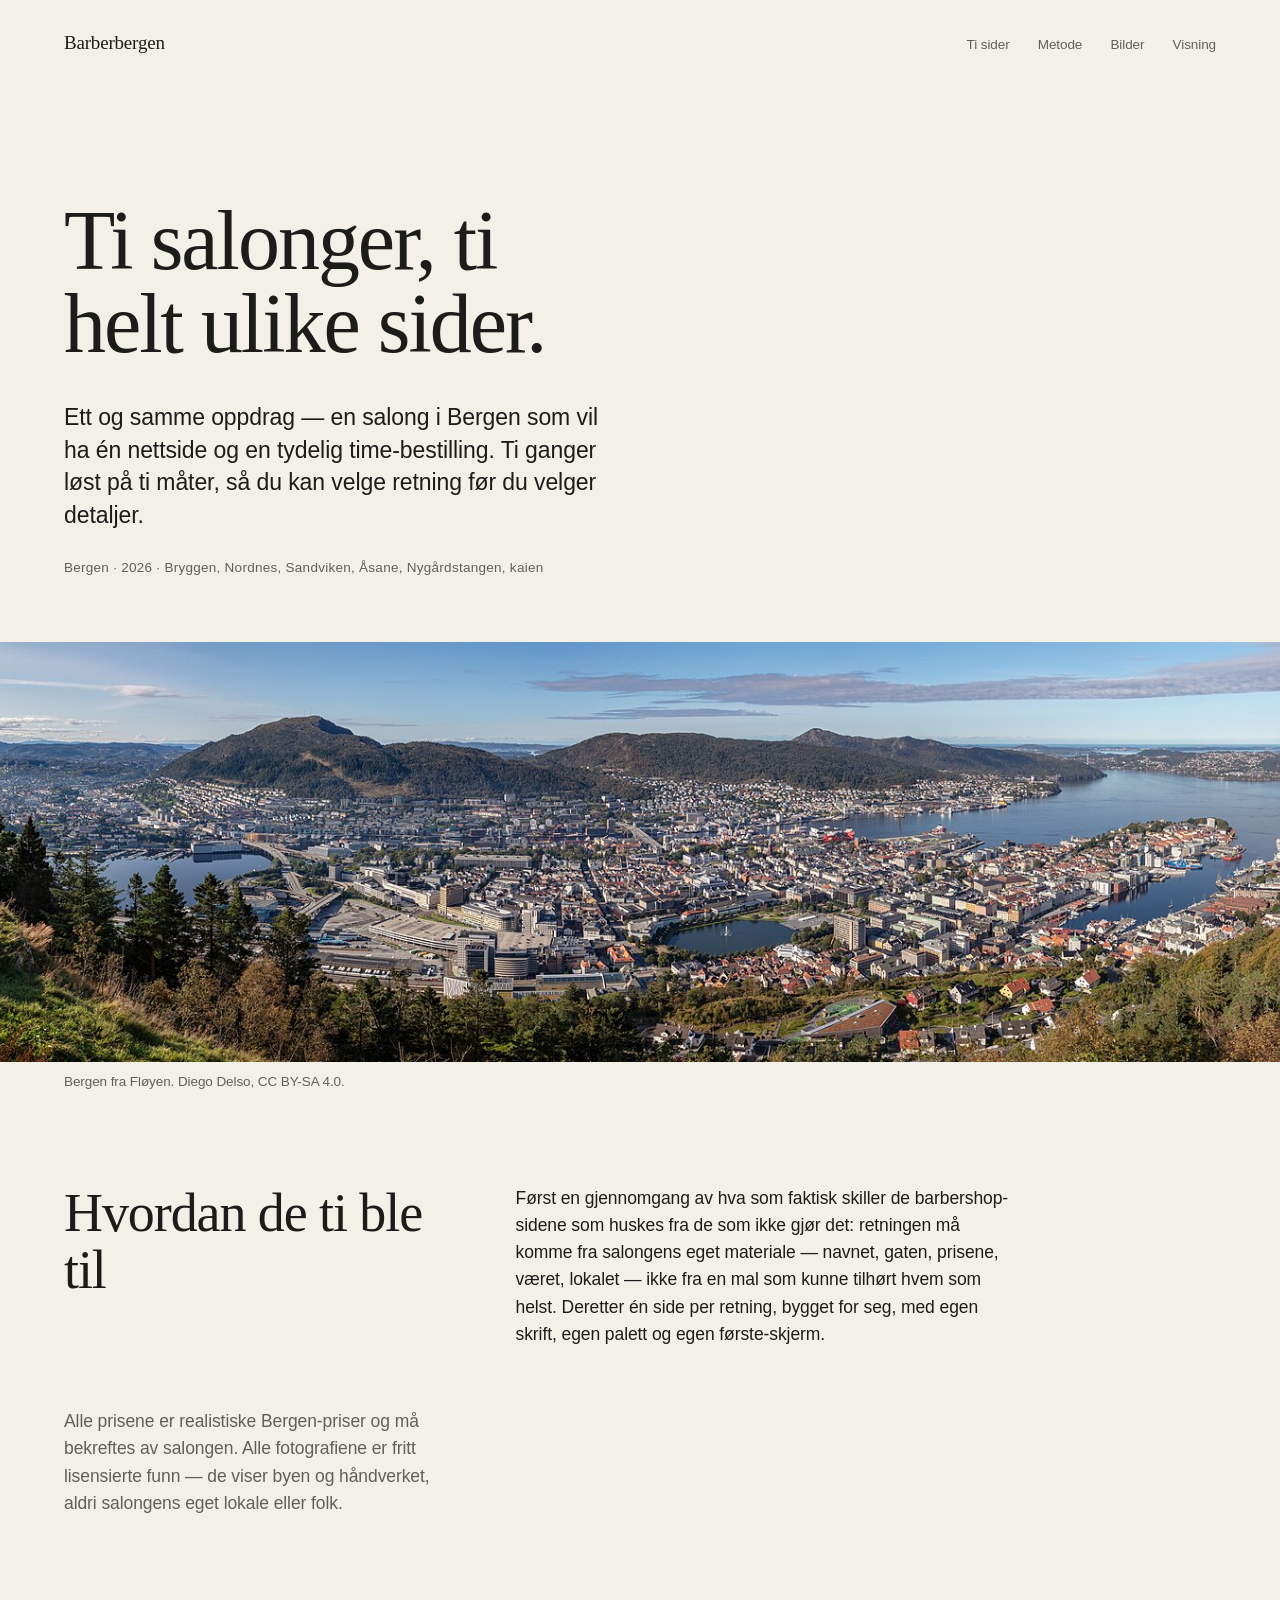
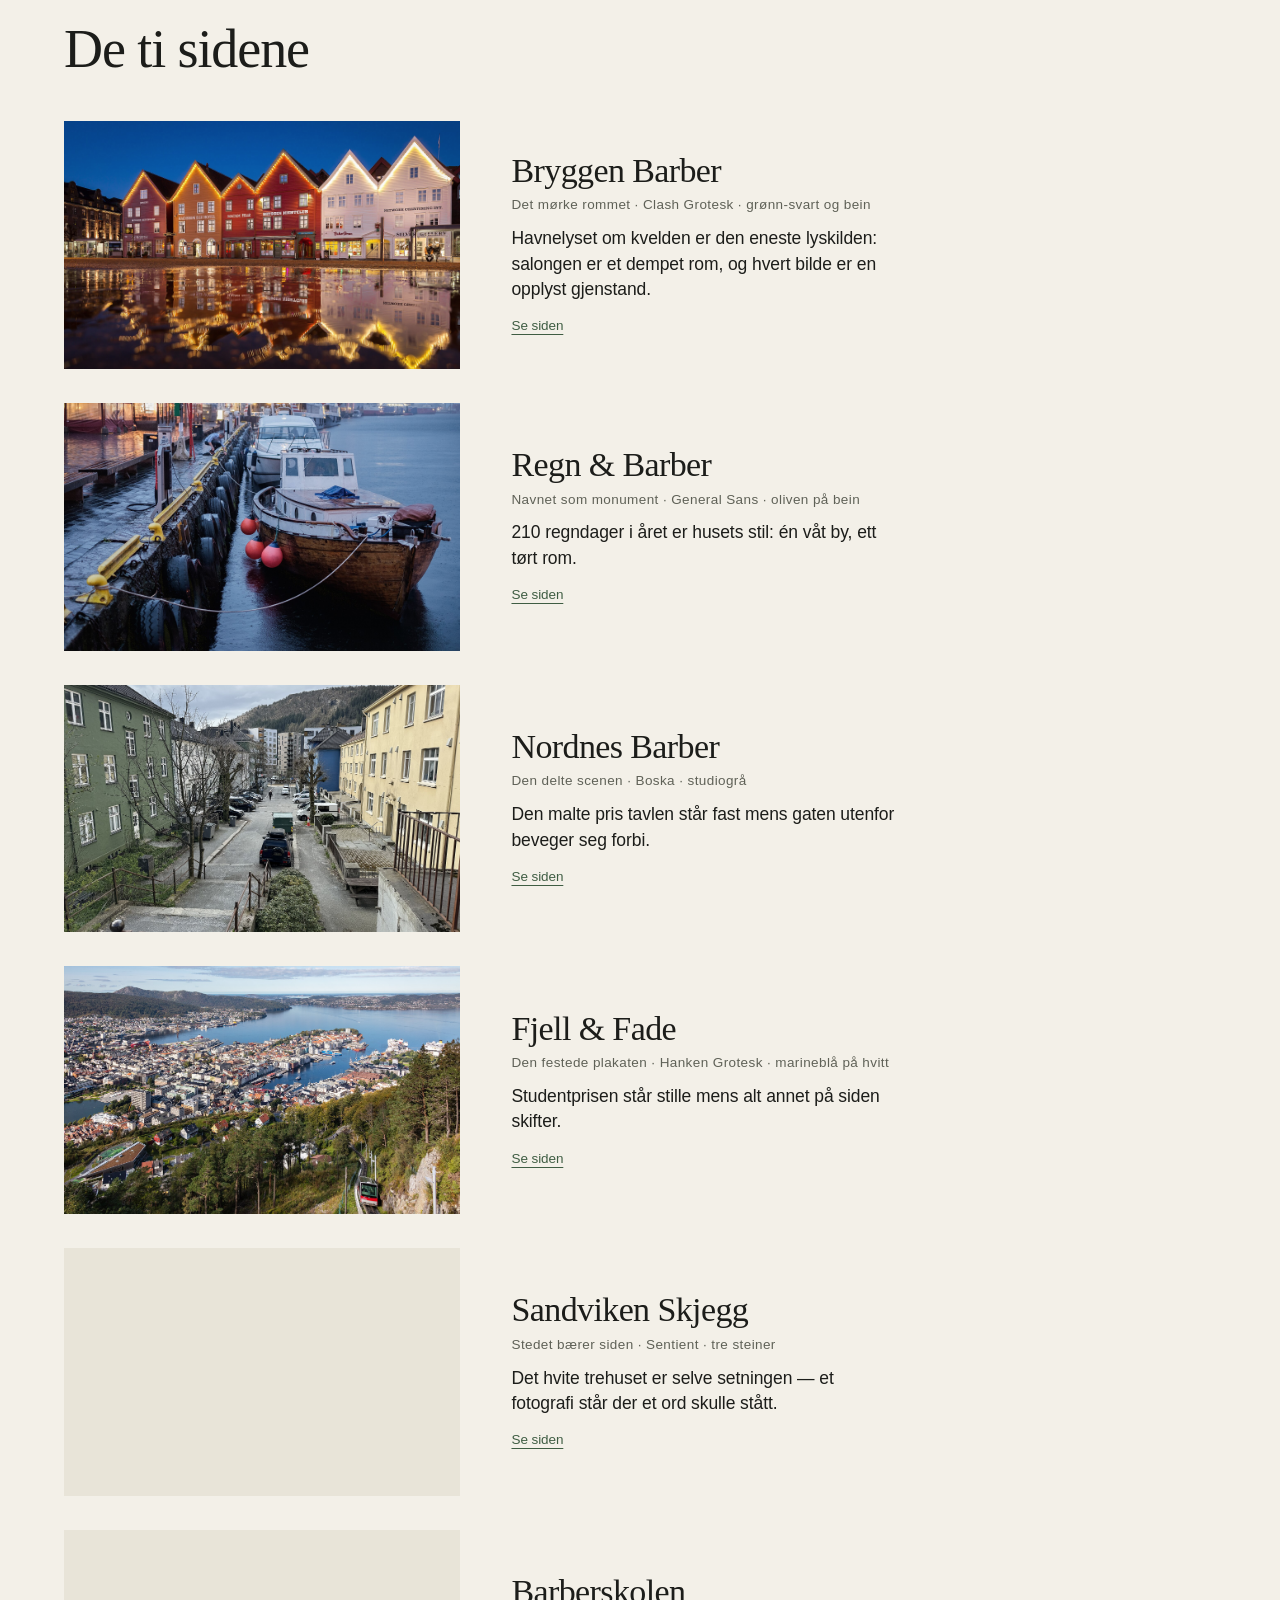
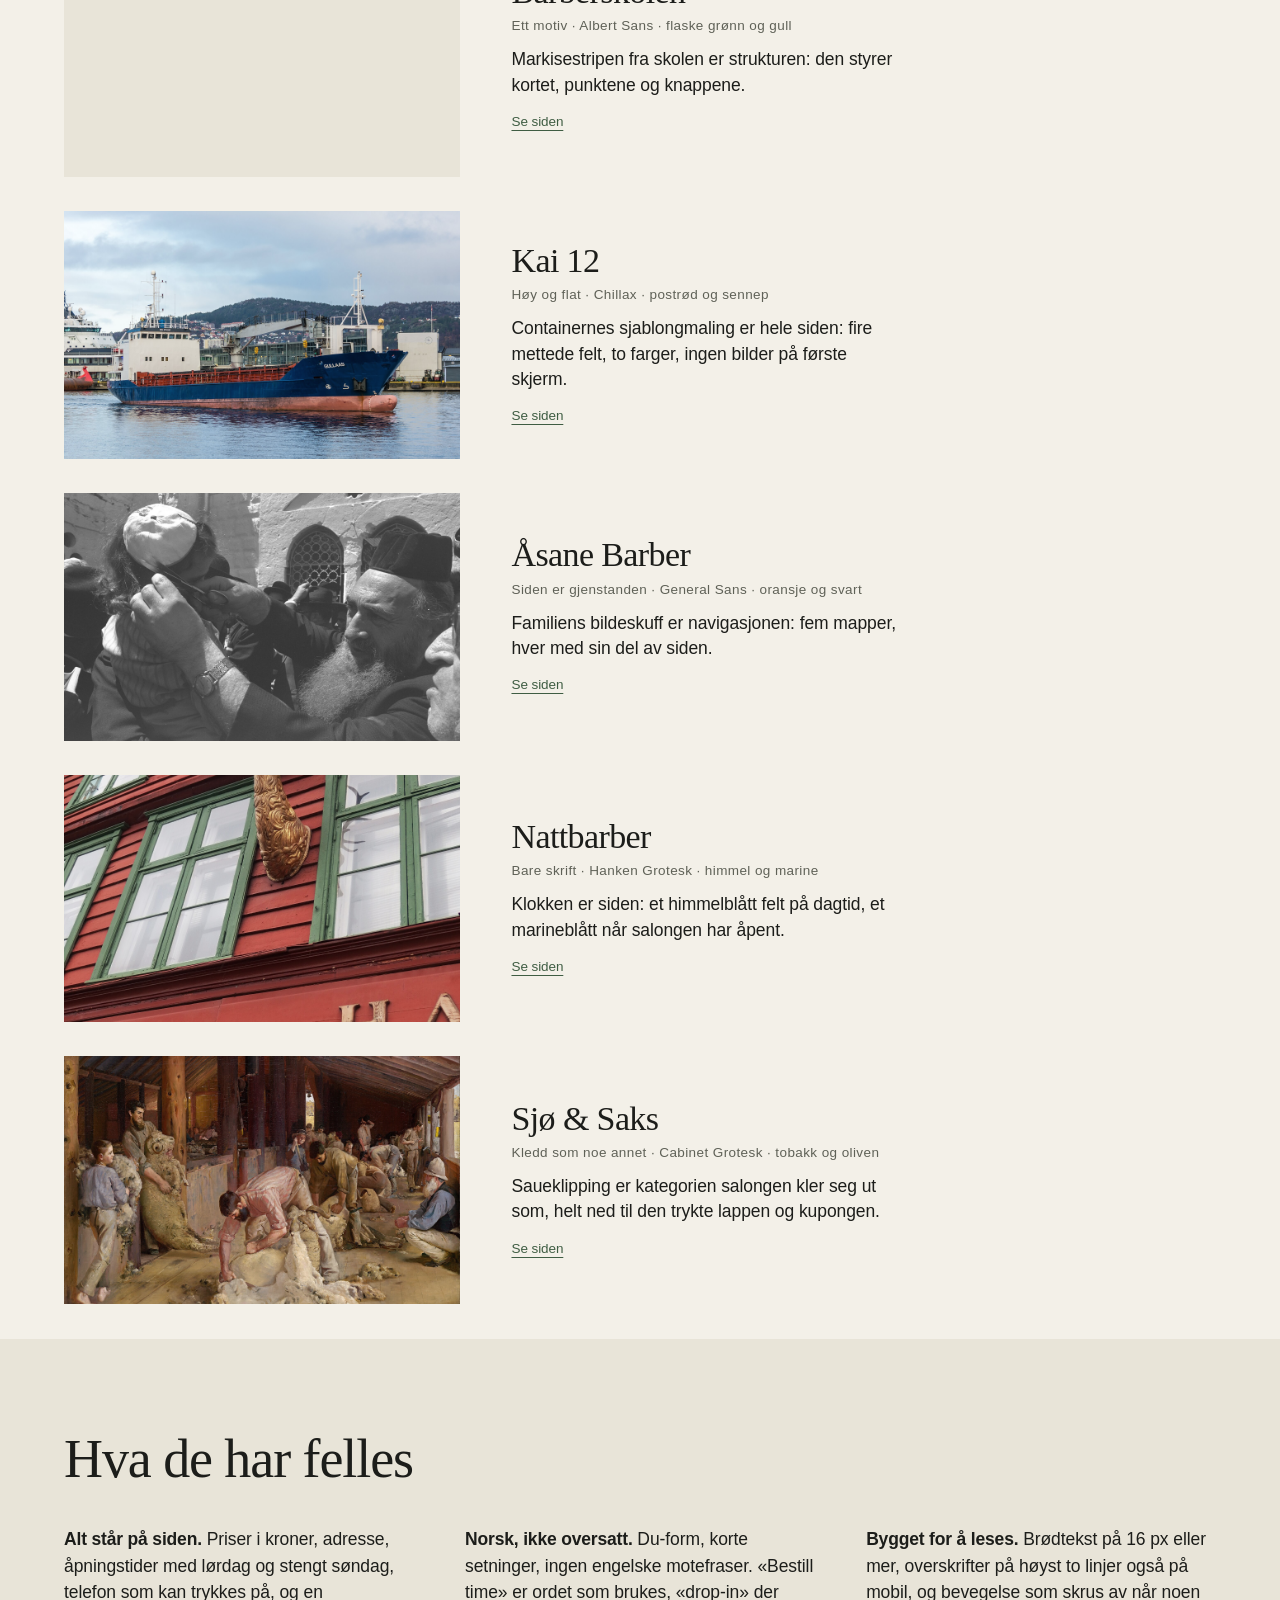
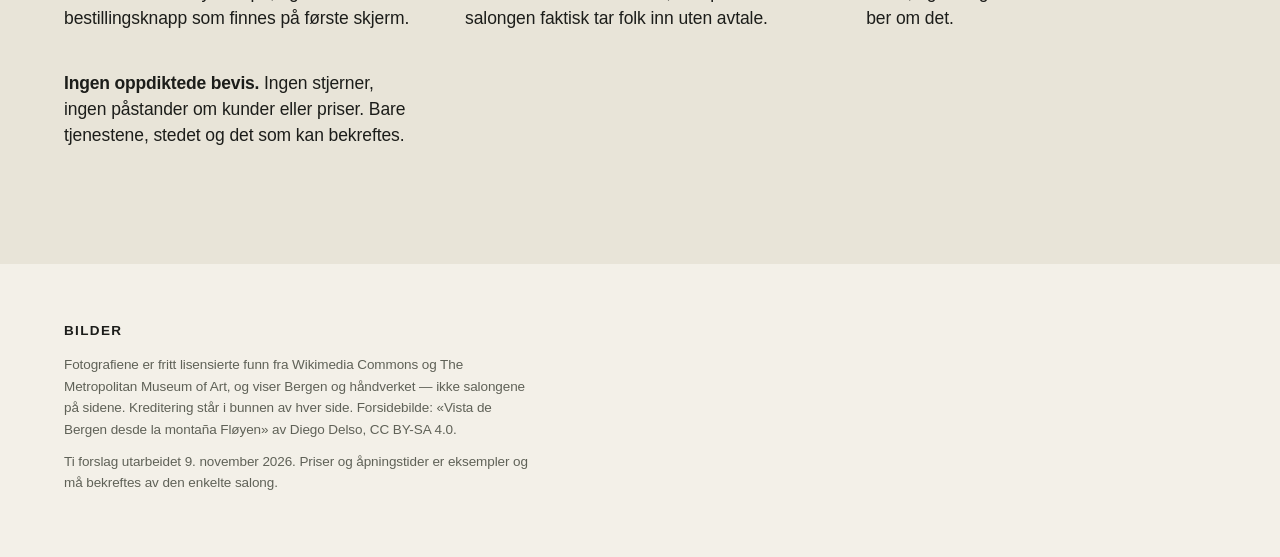
<file: index.html>
<!doctype html>
<html lang="nb">
<head>
<meta charset="utf-8">
<meta name="viewport" content="width=device-width,initial-scale=1">
<title>Ti barbersalonger i Bergen · ti retninger</title>
<meta name="description" content="Ti ferdige forslag til én-sides nettsider for barbersalonger i Bergen, hver med sin egen retning, skrift og farge.">
<link rel="preconnect" href="https://api.fontshare.com">
<link rel="preconnect" href="https://cdn.fontshare.com" crossorigin>
<link href="https://api.fontshare.com/v2/css?f[]=bespoke-serif@400,500&display=swap" rel="stylesheet">
<link href="https://api.fontshare.com/v2/css?f[]=general-sans@400,500,600&display=swap" rel="stylesheet">
<link rel="stylesheet" href="style.css">
</head>
<body>
<a class="skip" href="#listen">Til listen</a>

<header class="top">
  <a class="mark" href="#topp">Barber&shy;bergen</a>
  <nav aria-label="Snarveier">
    <a href="#listen">Ti sider</a>
    <a href="#metode">Metode</a>
    <a href="#kreditering">Bilder</a>
    <a href="visning.html">Visning</a>
  </nav>
</header>

<main id="topp">
  <section class="opening">
    <h1>Ti salonger, ti helt ulike sider.</h1>
    <p class="standfirst">Ett og samme oppdrag — en salong i Bergen som vil ha én nettside og en tydelig time-bestilling. Ti ganger løst på ti måter, så du kan velge retning før du velger detaljer.</p>
    <p class="meta">Bergen · 2026 · Bryggen, Nordnes, Sandviken, Åsane, Nygårdstangen, kaien</p>
  </section>

  <figure class="panorama">
    <img src="assets/img/vista-de-bergen-desde-la-montana-fl-2.jpg" width="1920" height="444" alt="Bergen sett fra Fløyen: bryggen, havnen og byfjellene i ett bredt bilde.">
    <figcaption>Bergen fra Fløyen. Diego Delso, CC BY-SA 4.0.</figcaption>
  </figure>

  <section class="method" id="metode">
    <h2>Hvordan de ti ble til</h2>
    <p>Først en gjennomgang av hva som faktisk skiller de barbershop-sidene som huskes fra de som ikke gjør det: retningen må komme fra salongens eget materiale — navnet, gaten, prisene, været, lokalet — ikke fra en mal som kunne tilhørt hvem som helst. Deretter én side per retning, bygget for seg, med egen skrift, egen palett og egen første-skjerm.</p>
    <p>Alle prisene er realistiske Bergen-priser og må bekreftes av salongen. Alle fotografiene er fritt lisensierte funn — de viser byen og håndverket, aldri salongens eget lokale eller folk.</p>
  </section>

  <section class="catalogue" id="listen" aria-labelledby="listen-title">
    <h2 id="listen-title">De ti sidene</h2>

    <ol class="rows">
      <li>
        <a class="row" href="01-bryggen-barber/index.html">
          <span class="shot"><img src="assets/img/bergen-bryggen-night-tunliweb.jpg" width="1920" height="1080" alt="Bryggen om kvelden, trehusene opplyst og speilet i vannet." loading="lazy" decoding="async"></span>
          <span class="body">
            <span class="name">Bryggen Barber</span>
            <span class="direction">Det mørke rommet · Clash Grotesk · grønn-svart og bein</span>
            <span class="line">Havnelyset om kvelden er den eneste lyskilden: salongen er et dempet rom, og hvert bilde er en opplyst gjenstand.</span>
            <span class="go">Se siden</span>
          </span>
        </a>
      </li>
      <li>
        <a class="row" href="02-regn-og-barber/index.html">
          <span class="shot"><img src="assets/img/regen-bergen-rain-bergen-flickr-abbilder.jpg" width="1920" height="1280" alt="Regnvær over Bergen, våt asfalt og grå himmel." loading="lazy" decoding="async"></span>
          <span class="body">
            <span class="name">Regn &amp; Barber</span>
            <span class="direction">Navnet som monument · General Sans · oliven på bein</span>
            <span class="line">210 regndager i året er husets stil: én våt by, ett tørt rom.</span>
            <span class="go">Se siden</span>
          </span>
        </a>
      </li>
      <li>
        <a class="row" href="03-nordnes-barber/index.html">
          <span class="shot"><img src="assets/img/sivles-gate.jpg" width="1920" height="1440" alt="Sivles gate i Bergen, fargerike hus og fjell i bakgrunnen." loading="lazy" decoding="async"></span>
          <span class="body">
            <span class="name">Nordnes Barber</span>
            <span class="direction">Den delte scenen · Boska · studiogrå</span>
            <span class="line">Den malte pris tavlen står fast mens gaten utenfor beveger seg forbi.</span>
            <span class="go">Se siden</span>
          </span>
        </a>
      </li>
      <li>
        <a class="row" href="04-fjell-fade/index.html">
          <span class="shot"><img src="assets/img/vista-de-bergen-desde-la-montana-fl.jpg" width="1920" height="1283" alt="Utsikt over Bergen fra fjellet, tett bebyggelse mellom fjellene." loading="lazy" decoding="async"></span>
          <span class="body">
            <span class="name">Fjell &amp; Fade</span>
            <span class="direction">Den festede plakaten · Hanken Grotesk · marineblå på hvitt</span>
            <span class="line">Studentprisen står stille mens alt annet på siden skifter.</span>
            <span class="go">Se siden</span>
          </span>
        </a>
      </li>
      <li>
        <a class="row" href="05-sandviken-skjegg/index.html">
          <span class="shot"><img src="assets/img/johanne-juells-gate.jpg" width="1920" height="1440" alt="Johanne Juells gate, hvite trehus på en bakke i Bergen." loading="lazy" decoding="async"></span>
          <span class="body">
            <span class="name">Sandviken Skjegg</span>
            <span class="direction">Stedet bærer siden · Sentient · tre steiner</span>
            <span class="line">Det hvite trehuset er selve setningen — et fotografi står der et ord skulle stått.</span>
            <span class="go">Se siden</span>
          </span>
        </a>
      </li>
      <li>
        <a class="row" href="06-barberskolen/index.html">
          <span class="shot"><img src="assets/img/barber-cutting-hair-with-comb-back-view.jpg" width="1920" height="1282" alt="Barberer klipper en kunde med kam, sett bakfra." loading="lazy" decoding="async"></span>
          <span class="body">
            <span class="name">Barberskolen</span>
            <span class="direction">Ett motiv · Albert Sans · flaske grønn og gull</span>
            <span class="line">Markisestripen fra skolen er strukturen: den styrer kortet, punktene og knappene.</span>
            <span class="go">Se siden</span>
          </span>
        </a>
      </li>
      <li>
        <a class="row" href="07-kai-12/index.html">
          <span class="shot"><img src="assets/img/2021-11-06-02-gullaas-imo-8700993.jpg" width="1920" height="1280" alt="Fartøyet Gullaas ved kaien i Bergen, mørkt skrog og kraner." loading="lazy" decoding="async"></span>
          <span class="body">
            <span class="name">Kai 12</span>
            <span class="direction">Høy og flat · Chillax · postrød og sennep</span>
            <span class="line">Containernes sjablongmaling er hele siden: fire mettede felt, to farger, ingen bilder på første skjerm.</span>
            <span class="go">Se siden</span>
          </span>
        </a>
      </li>
      <li>
        <a class="row" href="08-asane-barber/index.html">
          <span class="shot"><img src="assets/img/flickr-government-press-office-gpo-first-haircut.jpg" width="1920" height="1280" alt="En liten gutt får sin første hårklipp av en voksen." loading="lazy" decoding="async"></span>
          <span class="body">
            <span class="name">Åsane Barber</span>
            <span class="direction">Siden er gjenstanden · General Sans · oransje og svart</span>
            <span class="line">Familiens bildeskuff er navigasjonen: fem mapper, hver med sin del av siden.</span>
            <span class="go">Se siden</span>
          </span>
        </a>
      </li>
      <li>
        <a class="row" href="09-nattbarber/index.html">
          <span class="shot"><img src="assets/img/bergen-bryggen-detail-of-facade-3.jpg" width="1920" height="1440" alt="Detalj av en gammel trefasade på Bryggen." loading="lazy" decoding="async"></span>
          <span class="body">
            <span class="name">Nattbarber</span>
            <span class="direction">Bare skrift · Hanken Grotesk · himmel og marine</span>
            <span class="line">Klokken er siden: et himmelblått felt på dagtid, et marineblått når salongen har åpent.</span>
            <span class="go">Se siden</span>
          </span>
        </a>
      </li>
      <li>
        <a class="row" href="10-sjo-og-saks/index.html">
          <span class="shot"><img src="assets/img/shearing-the-rams.jpg" width="1920" height="1277" alt="Maleri av menn som klipper sauer i et fjøs." loading="lazy" decoding="async"></span>
          <span class="body">
            <span class="name">Sjø &amp; Saks</span>
            <span class="direction">Kledd som noe annet · Cabinet Grotesk · tobakk og oliven</span>
            <span class="line">Saueklipping er kategorien salongen kler seg ut som, helt ned til den trykte lappen og kupongen.</span>
            <span class="go">Se siden</span>
          </span>
        </a>
      </li>
    </ol>
  </section>

  <section class="closing">
    <h2>Hva de har felles</h2>
    <div class="facts">
      <p><strong>Alt står på siden.</strong> Priser i kroner, adresse, åpningstider med lørdag og stengt søndag, telefon som kan trykkes på, og en bestillingsknapp som finnes på første skjerm.</p>
      <p><strong>Norsk, ikke oversatt.</strong> Du-form, korte setninger, ingen engelske motefraser. «Bestill time» er ordet som brukes, «drop-in» der salongen faktisk tar folk inn uten avtale.</p>
      <p><strong>Bygget for å leses.</strong> Brødtekst på 16 px eller mer, overskrifter på høyst to linjer også på mobil, og bevegelse som skrus av når noen ber om det.</p>
      <p><strong>Ingen oppdiktede bevis.</strong> Ingen stjerner, ingen påstander om kunder eller priser. Bare tjenestene, stedet og det som kan bekreftes.</p>
    </div>
  </section>
</main>

<footer id="kreditering">
  <h2>Bilder</h2>
  <p class="credits">Fotografiene er fritt lisensierte funn fra Wikimedia Commons og The Metropolitan Museum of Art, og viser Bergen og håndverket — ikke salongene på sidene. Kreditering står i bunnen av hver side. Forsidebilde: «Vista de Bergen desde la montaña Fløyen» av Diego Delso, CC BY-SA 4.0.</p>
  <p class="fine">Ti forslag utarbeidet 9. november 2026. Priser og åpningstider er eksempler og må bekreftes av den enkelte salong.</p>
</footer>

<script src="script.js" defer></script>
</body>
</html>
</file>
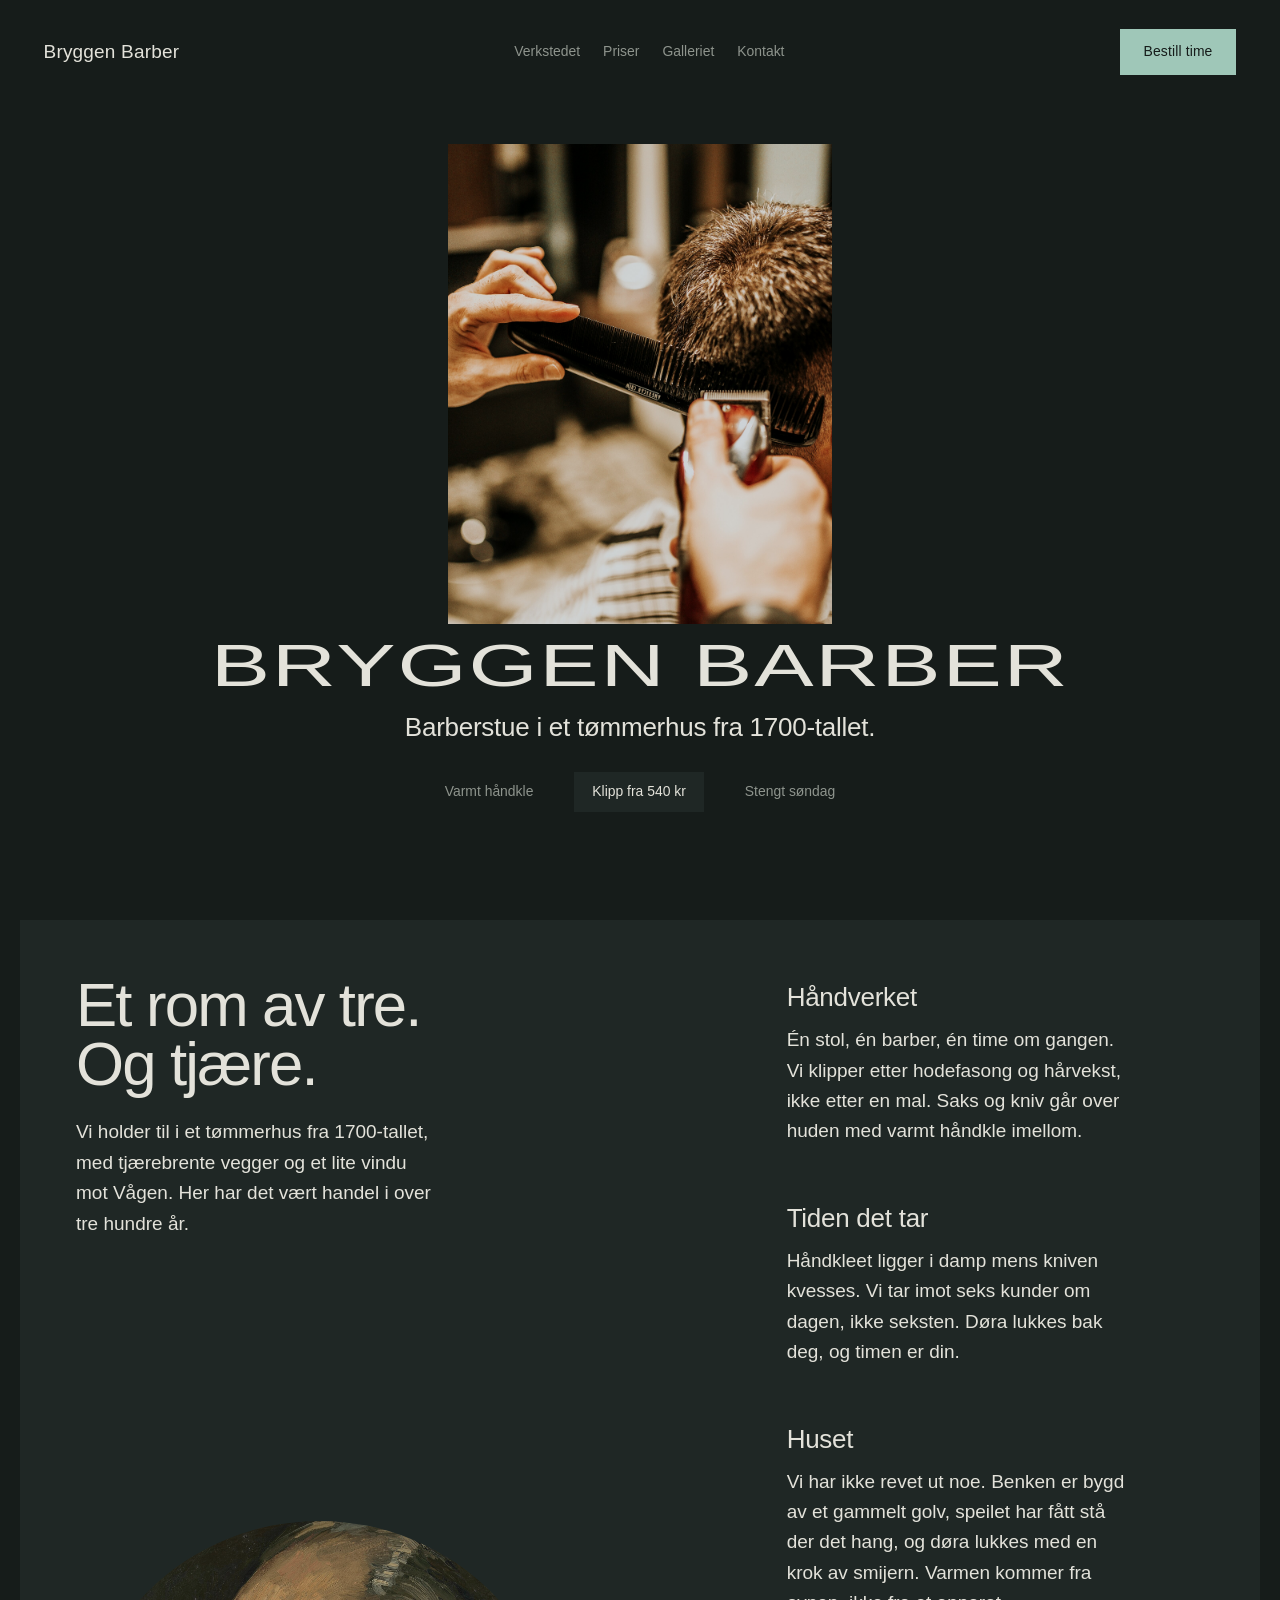
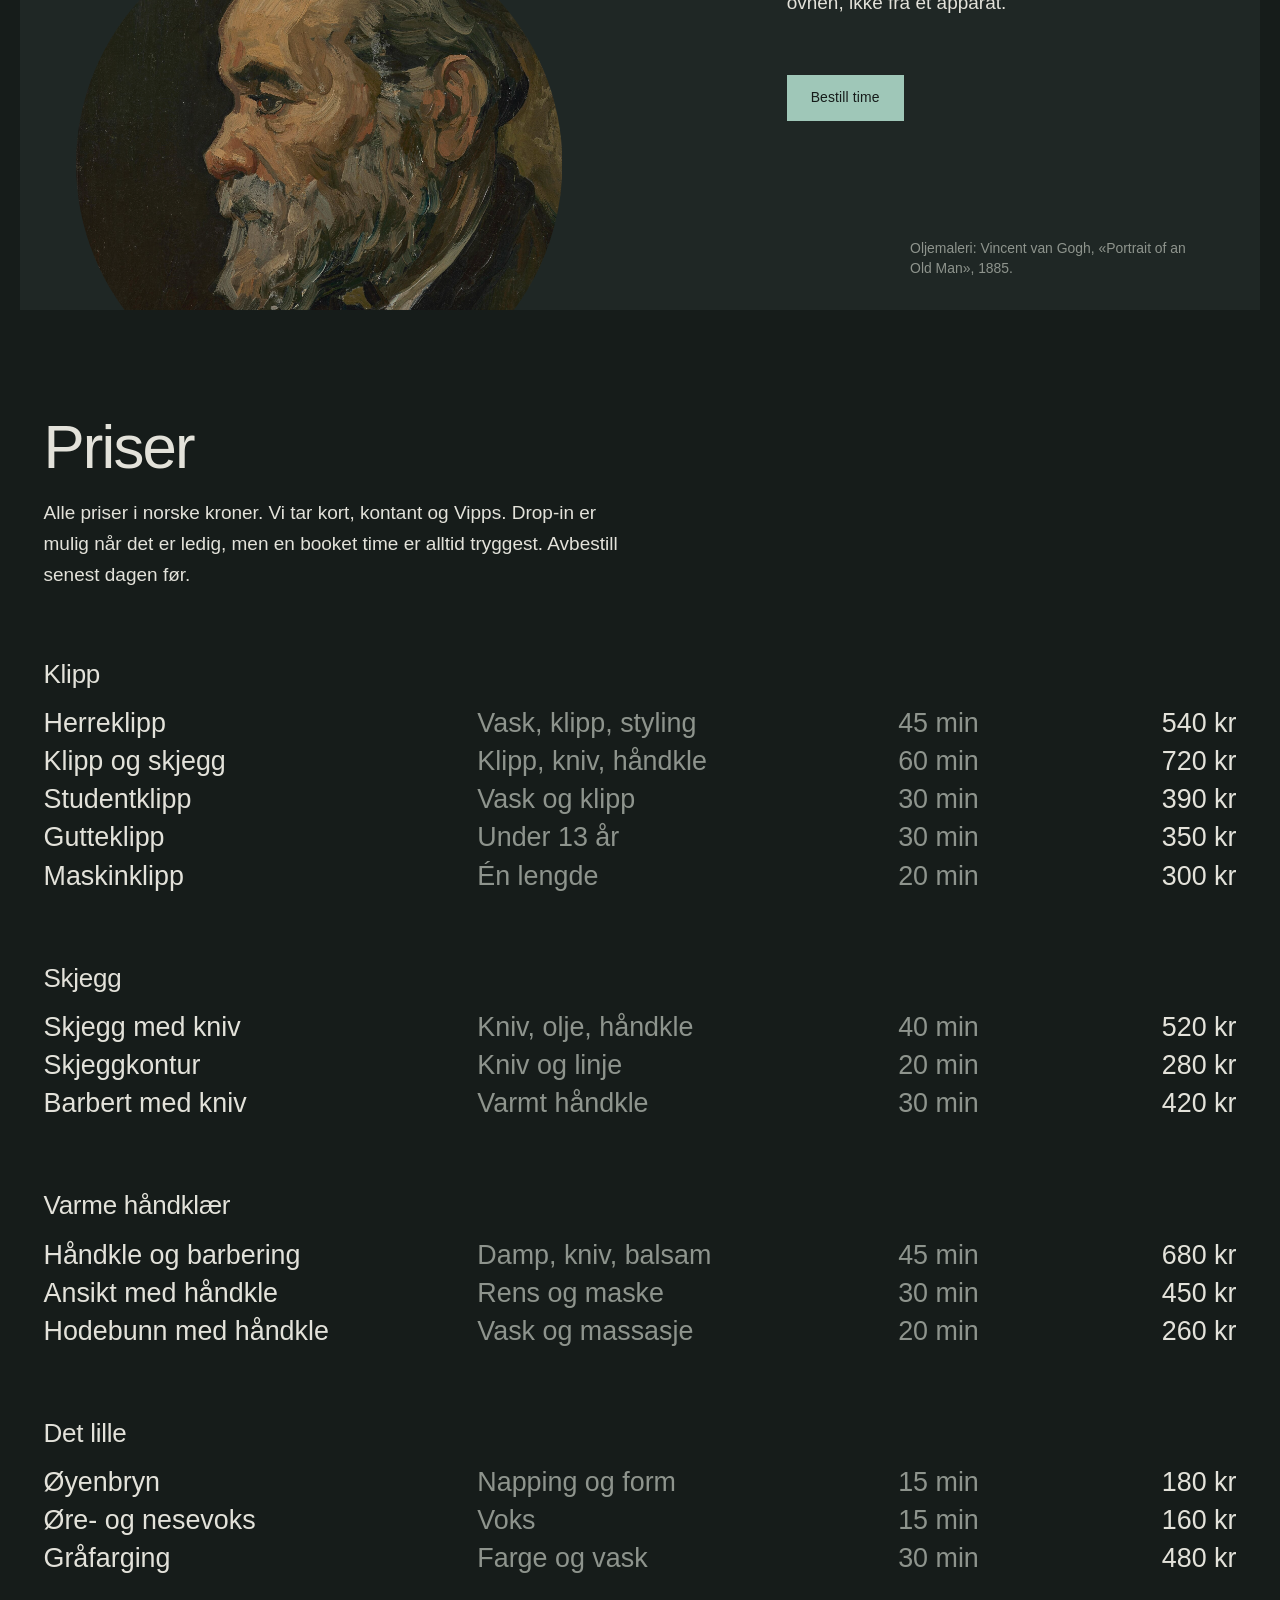
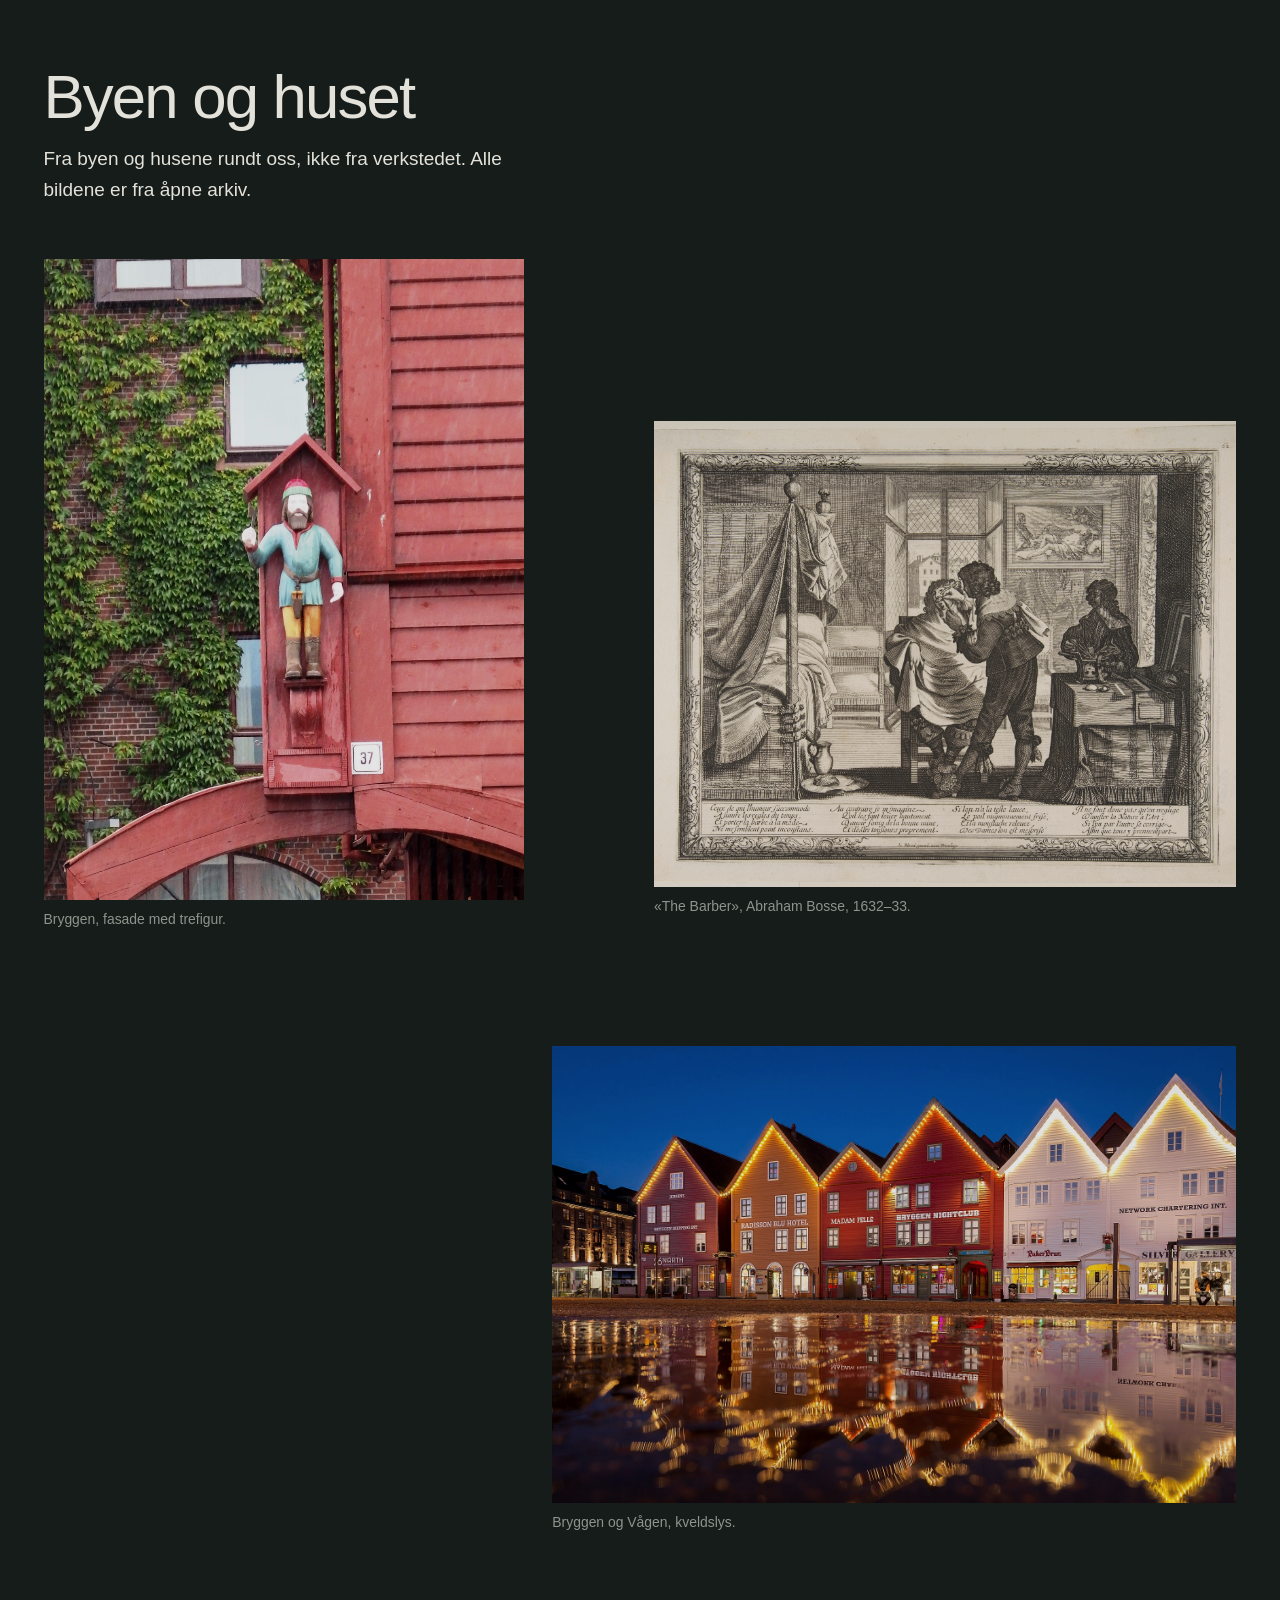
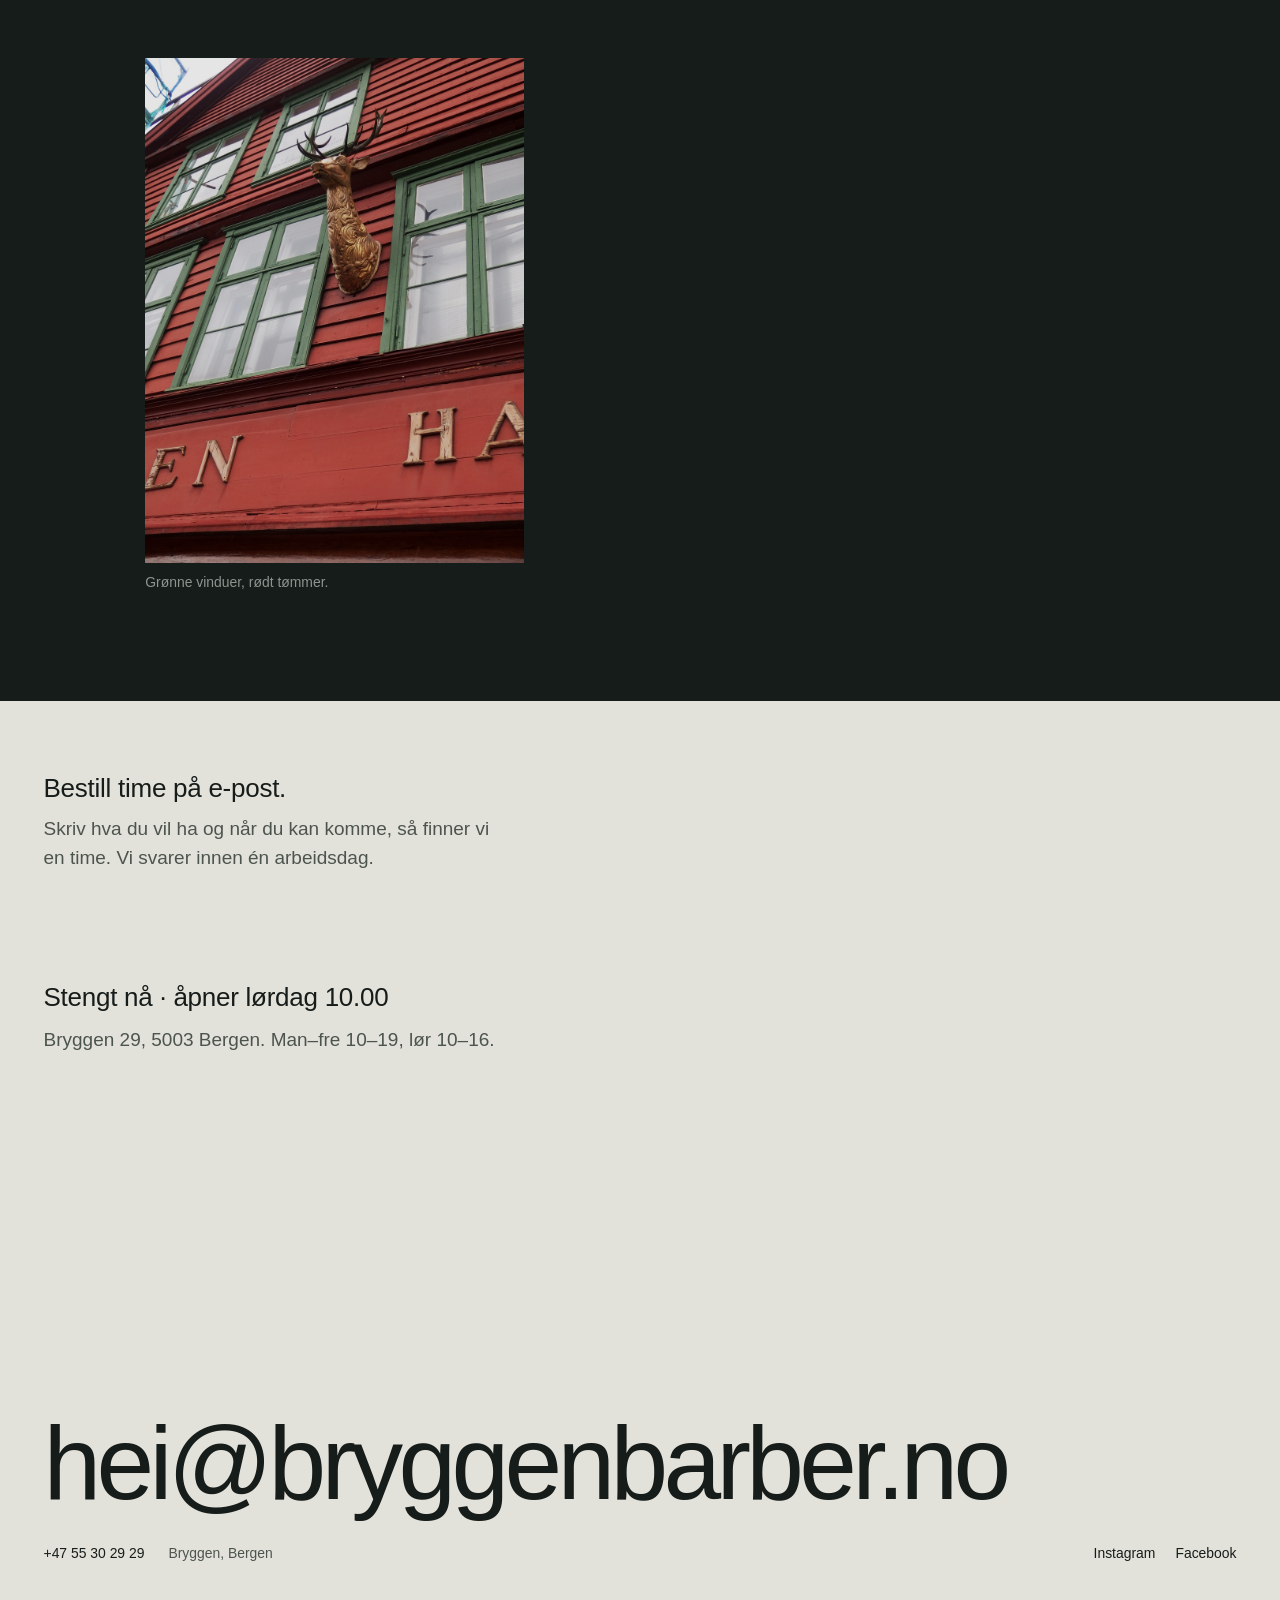
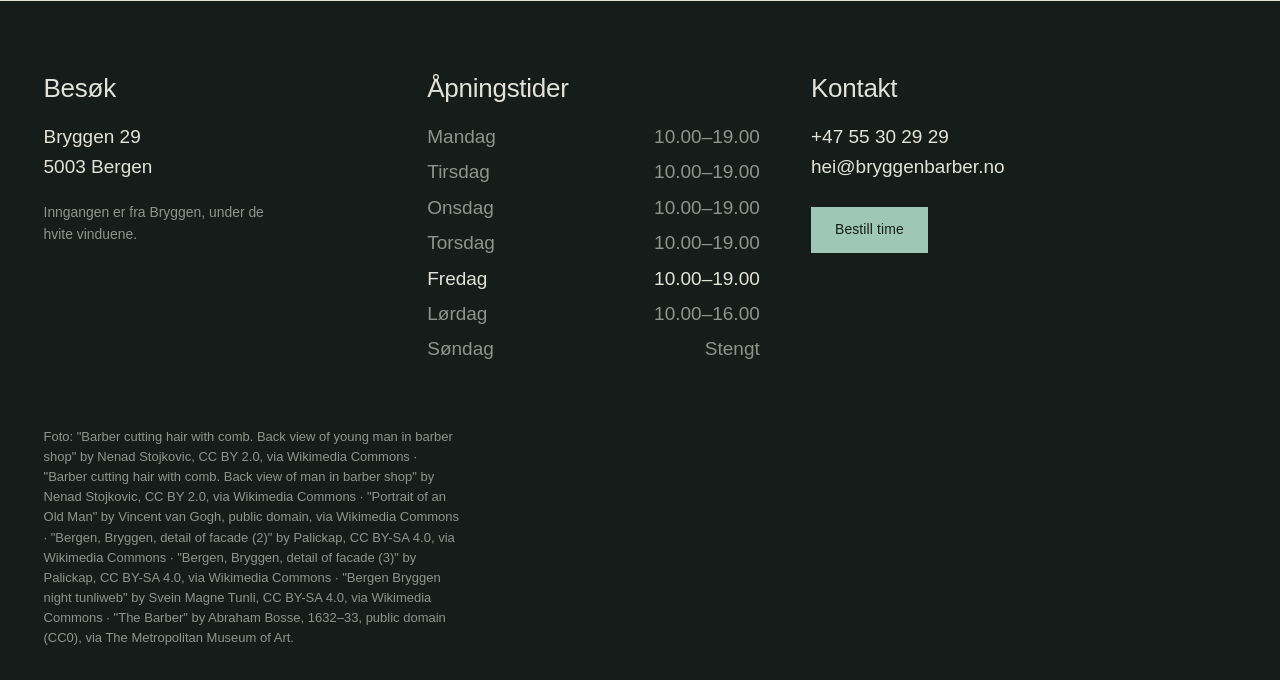
<file: 01-bryggen-barber/index.html>
<!doctype html>
<html lang="nb">
<head>
<meta charset="utf-8">
<meta name="viewport" content="width=device-width,initial-scale=1">
<title>Bryggen Barber · Barberstue på Bryggen i Bergen</title>
<meta name="description" content="Barberstue i et tømmerhus fra 1700-tallet på Bryggen i Bergen. Klipp, skjegg og varme håndklær. Åpent man–lør, stengt søndag.">
<meta name="theme-color" content="#161c1a">
<link rel="preconnect" href="https://api.fontshare.com">
<link rel="preconnect" href="https://cdn.fontshare.com" crossorigin>
<link href="https://api.fontshare.com/v2/css?f[]=clash-grotesk@400,500&display=swap" rel="stylesheet">
<link rel="stylesheet" href="style.css">
</head>
<body id="topp">
<a class="skip" href="#hoved">Til innholdet</a>

<header class="site-header">
  <a class="brand" href="#topp">Bryggen Barber</a>
  <nav aria-label="Hovedmeny">
    <a href="#verkstedet">Verkstedet</a>
    <a href="#priser">Priser</a>
    <a href="#galleriet">Galleriet</a>
    <a href="#kontakt">Kontakt</a>
  </nav>
  <a class="btn" href="mailto:hei@bryggenbarber.no?subject=Bestilling%20av%20time">Bestill time</a>
</header>

<main id="hoved">

  <section class="hero" aria-labelledby="tittel">
    <figure class="hero__frame" aria-hidden="true">
      <img class="hero__shot is-active" src="../assets/img/barber-cutting-hair-with-comb-back-view-2.jpg" alt="Nærbilde av en kam og en maskin i håret til en kunde." width="760" height="950" decoding="async">
      <img class="hero__shot" src="../assets/img/barber-cutting-hair-with-comb-back-view.jpg" alt="Barber som klipper håret med kam og maskin." width="760" height="950" decoding="async">
    </figure>
    <h1 class="wordmark" id="tittel"><span>Bryggen Barber</span></h1>
    <p class="hero__line">Barberstue i et tømmerhus fra 1700&#8209;tallet.</p>
    <p class="hero__specs">
      <span>Varmt håndkle</span>
      <span class="hero__price">Klipp fra 540 kr</span>
      <span>Stengt søndag</span>
    </p>
  </section>

  <section class="about" id="verkstedet" aria-labelledby="verkstedet-t">
    <div class="about__panel">
      <div class="about__left">
        <h2 class="about__statement" id="verkstedet-t" data-reveal>Et rom av tre.<br>Og tjære.</h2>
        <p class="about__intro" data-reveal>Vi holder til i et tømmerhus fra 1700&#8209;tallet, med tjærebrente vegger og et lite vindu mot Vågen. Her har det vært handel i over tre hundre år.</p>
      </div>

      <div class="about__texts">
        <div class="about__block" data-reveal>
          <h3>Håndverket</h3>
          <p>Én stol, én barber, én time om gangen. Vi klipper etter hodefasong og hårvekst, ikke etter en mal. Saks og kniv går over huden med varmt håndkle imellom.</p>
        </div>
        <div class="about__block" data-reveal>
          <h3>Tiden det tar</h3>
          <p>Håndkleet ligger i damp mens kniven kvesses. Vi tar imot seks kunder om dagen, ikke seksten. Døra lukkes bak deg, og timen er din.</p>
        </div>
        <div class="about__block" data-reveal>
          <h3>Huset</h3>
          <p>Vi har ikke revet ut noe. Benken er bygd av et gammelt golv, speilet har fått stå der det hang, og døra lukkes med en krok av smijern. Varmen kommer fra ovnen, ikke fra et apparat.</p>
        </div>
        <a class="btn" href="mailto:hei@bryggenbarber.no?subject=Bestilling%20av%20time" data-reveal>Bestill time</a>
      </div>

      <p class="about__credit" data-reveal>Oljemaleri: Vincent van Gogh, «Portrait of an Old Man», 1885.</p>

      <figure class="about__figure" data-reveal>
        <img src="../assets/img/portrait-of-an-old-man.jpg" alt="Oljemaleri av en eldre mann i profil, med grått skjegg." width="900" height="900" loading="lazy" decoding="async">
      </figure>
    </div>
  </section>

  <section class="prices" id="priser" aria-labelledby="priser-t">
    <h2 id="priser-t" data-reveal>Priser</h2>
    <p class="prices__note" data-reveal>Alle priser i norske kroner. Vi tar kort, kontant og Vipps. Drop-in er mulig når det er ledig, men en booket time er alltid tryggest. Avbestill senest dagen før.</p>

    <div class="price-group">
      <h3 data-reveal>Klipp</h3>
      <ul class="price-list" data-reveal>
        <li>
          <span class="cell cell--name">Herreklipp</span>
          <span class="cell cell--inc">Vask, klipp, styling</span>
          <span class="cell cell--time">45 min</span>
          <span class="cell cell--price">540 kr</span>
        </li>
        <li>
          <span class="cell cell--name">Klipp og skjegg</span>
          <span class="cell cell--inc">Klipp, kniv, håndkle</span>
          <span class="cell cell--time">60 min</span>
          <span class="cell cell--price">720 kr</span>
        </li>
        <li>
          <span class="cell cell--name">Studentklipp</span>
          <span class="cell cell--inc">Vask og klipp</span>
          <span class="cell cell--time">30 min</span>
          <span class="cell cell--price">390 kr</span>
        </li>
        <li>
          <span class="cell cell--name">Gutteklipp</span>
          <span class="cell cell--inc">Under 13 år</span>
          <span class="cell cell--time">30 min</span>
          <span class="cell cell--price">350 kr</span>
        </li>
        <li>
          <span class="cell cell--name">Maskinklipp</span>
          <span class="cell cell--inc">Én lengde</span>
          <span class="cell cell--time">20 min</span>
          <span class="cell cell--price">300 kr</span>
        </li>
      </ul>
    </div>

    <div class="price-group">
      <h3 data-reveal>Skjegg</h3>
      <ul class="price-list" data-reveal>
        <li>
          <span class="cell cell--name">Skjegg med kniv</span>
          <span class="cell cell--inc">Kniv, olje, håndkle</span>
          <span class="cell cell--time">40 min</span>
          <span class="cell cell--price">520 kr</span>
        </li>
        <li>
          <span class="cell cell--name">Skjeggkontur</span>
          <span class="cell cell--inc">Kniv og linje</span>
          <span class="cell cell--time">20 min</span>
          <span class="cell cell--price">280 kr</span>
        </li>
        <li>
          <span class="cell cell--name">Barbert med kniv</span>
          <span class="cell cell--inc">Varmt håndkle</span>
          <span class="cell cell--time">30 min</span>
          <span class="cell cell--price">420 kr</span>
        </li>
      </ul>
    </div>

    <div class="price-group">
      <h3 data-reveal>Varme håndklær</h3>
      <ul class="price-list" data-reveal>
        <li>
          <span class="cell cell--name">Håndkle og barbering</span>
          <span class="cell cell--inc">Damp, kniv, balsam</span>
          <span class="cell cell--time">45 min</span>
          <span class="cell cell--price">680 kr</span>
        </li>
        <li>
          <span class="cell cell--name">Ansikt med håndkle</span>
          <span class="cell cell--inc">Rens og maske</span>
          <span class="cell cell--time">30 min</span>
          <span class="cell cell--price">450 kr</span>
        </li>
        <li>
          <span class="cell cell--name">Hodebunn med håndkle</span>
          <span class="cell cell--inc">Vask og massasje</span>
          <span class="cell cell--time">20 min</span>
          <span class="cell cell--price">260 kr</span>
        </li>
      </ul>
    </div>

    <div class="price-group">
      <h3 data-reveal>Det lille</h3>
      <ul class="price-list" data-reveal>
        <li>
          <span class="cell cell--name">Øyenbryn</span>
          <span class="cell cell--inc">Napping og form</span>
          <span class="cell cell--time">15 min</span>
          <span class="cell cell--price">180 kr</span>
        </li>
        <li>
          <span class="cell cell--name">Øre- og nesevoks</span>
          <span class="cell cell--inc">Voks</span>
          <span class="cell cell--time">15 min</span>
          <span class="cell cell--price">160 kr</span>
        </li>
        <li>
          <span class="cell cell--name">Gråfarging</span>
          <span class="cell cell--inc">Farge og vask</span>
          <span class="cell cell--time">30 min</span>
          <span class="cell cell--price">480 kr</span>
        </li>
      </ul>
    </div>
  </section>

  <section class="gallery" id="galleriet" aria-labelledby="galleriet-t">
    <h2 id="galleriet-t" data-reveal>Byen og huset</h2>
    <p class="gallery__intro" data-reveal>Fra byen og husene rundt oss, ikke fra verkstedet. Alle bildene er fra åpne arkiv.</p>

    <div class="gallery__pairs">
      <div class="pair pair--a">
        <figure class="shot shot--70l" data-reveal>
          <div class="shot__frame shot__frame--34">
            <img src="../assets/img/bergen-bryggen-detail-of-facade-2.jpg" alt="Rød trefasade med en utskåret trefigur i en nisje." width="900" height="1200" loading="lazy" decoding="async">
          </div>
          <figcaption>Bryggen, fasade med trefigur.</figcaption>
        </figure>
        <figure class="shot shot--84r" data-reveal>
          <div class="shot__frame shot__frame--54">
            <img src="../assets/img/the-barber.jpg" alt="Gammelt stikk som viser en barber som barberer en kunde." width="1200" height="960" loading="lazy" decoding="async">
          </div>
          <figcaption>«The Barber», Abraham Bosse, 1632–33.</figcaption>
        </figure>
      </div>

      <div class="pair pair--b">
        <figure class="shot shot--full" data-reveal>
          <div class="shot__frame shot__frame--32">
            <img src="../assets/img/bergen-bryggen-night-tunliweb.jpg" alt="Bryggen i Bergen om kvelden, med opplyste fasader og speiling i vannet." width="1400" height="933" loading="lazy" decoding="async">
          </div>
          <figcaption>Bryggen og Vågen, kveldslys.</figcaption>
        </figure>
        <figure class="shot shot--56l" data-reveal>
          <div class="shot__frame shot__frame--34">
            <img src="../assets/img/bergen-bryggen-detail-of-facade-3.jpg" alt="Rød trefasade med grønne vinduer og et forgylt hjortehode." width="900" height="1200" loading="lazy" decoding="async">
          </div>
          <figcaption>Grønne vinduer, rødt tømmer.</figcaption>
        </figure>
      </div>
    </div>
  </section>

  <section class="contact" id="kontakt" aria-labelledby="kontakt-t">
    <div class="contact__top">
      <h2 id="kontakt-t">Bestill time på e-post.</h2>
      <p class="contact__hint">Skriv hva du vil ha og når du kan komme, så finner vi en time. Vi svarer innen én arbeidsdag.</p>
    </div>

    <p class="contact__status" id="hours-status" aria-live="polite">Åpent man–lør, stengt søndag.</p>
    <p class="contact__where">Bryggen 29, 5003 Bergen. Man–fre 10–19, lør 10–16.</p>

    <p class="contact__email"><a href="mailto:hei@bryggenbarber.no">hei@<wbr>bryggenbarber.no</a></p>

    <div class="contact__bottom">
      <p class="contact__visit">
        <a href="tel:+4755302929">+47 55 30 29 29</a>
        <span>Bryggen, Bergen</span>
      </p>
      <nav class="contact__social" aria-label="Sosiale medier">
        <a href="https://www.instagram.com/bryggenbarber/" rel="noopener noreferrer">Instagram</a>
        <a href="https://www.facebook.com/bryggenbarber" rel="noopener noreferrer">Facebook</a>
      </nav>
    </div>
  </section>

</main>

<footer class="footer" id="besok">
  <div class="footer__grid">
    <div class="footer__col">
      <h2>Besøk</h2>
      <address>
        Bryggen 29<br>
        5003 Bergen
      </address>
      <p class="footer__note">Inngangen er fra Bryggen, under de hvite vinduene.</p>
    </div>

    <div class="footer__col">
      <h2>Åpningstider</h2>
      <dl class="hours" id="hours">
        <div class="hours__row" data-day="1"><dt>Mandag</dt><dd>10.00–19.00</dd></div>
        <div class="hours__row" data-day="2"><dt>Tirsdag</dt><dd>10.00–19.00</dd></div>
        <div class="hours__row" data-day="3"><dt>Onsdag</dt><dd>10.00–19.00</dd></div>
        <div class="hours__row" data-day="4"><dt>Torsdag</dt><dd>10.00–19.00</dd></div>
        <div class="hours__row" data-day="5"><dt>Fredag</dt><dd>10.00–19.00</dd></div>
        <div class="hours__row" data-day="6"><dt>Lørdag</dt><dd>10.00–16.00</dd></div>
        <div class="hours__row" data-day="0"><dt>Søndag</dt><dd>Stengt</dd></div>
      </dl>
    </div>

    <div class="footer__col">
      <h2>Kontakt</h2>
      <p class="footer__contact">
        <a href="tel:+4755302929">+47 55 30 29 29</a><br>
        <a href="mailto:hei@bryggenbarber.no">hei@bryggenbarber.no</a>
      </p>
      <a class="btn" href="mailto:hei@bryggenbarber.no?subject=Bestilling%20av%20time">Bestill time</a>
    </div>
  </div>

  <p class="credits">Foto: "Barber cutting hair with comb. Back view of young man in barber shop" by Nenad Stojkovic, CC BY 2.0, via Wikimedia Commons · "Barber cutting hair with comb. Back view of man in barber shop" by Nenad Stojkovic, CC BY 2.0, via Wikimedia Commons · "Portrait of an Old Man" by Vincent van Gogh, public domain, via Wikimedia Commons · "Bergen, Bryggen, detail of facade (2)" by Palickap, CC BY-SA 4.0, via Wikimedia Commons · "Bergen, Bryggen, detail of facade (3)" by Palickap, CC BY-SA 4.0, via Wikimedia Commons · "Bergen Bryggen night tunliweb" by Svein Magne Tunli, CC BY-SA 4.0, via Wikimedia Commons · "The Barber" by Abraham Bosse, 1632–33, public domain (CC0), via The Metropolitan Museum of Art.</p>
</footer>

<script src="script.js" defer></script>
</body>
</html>
</file>
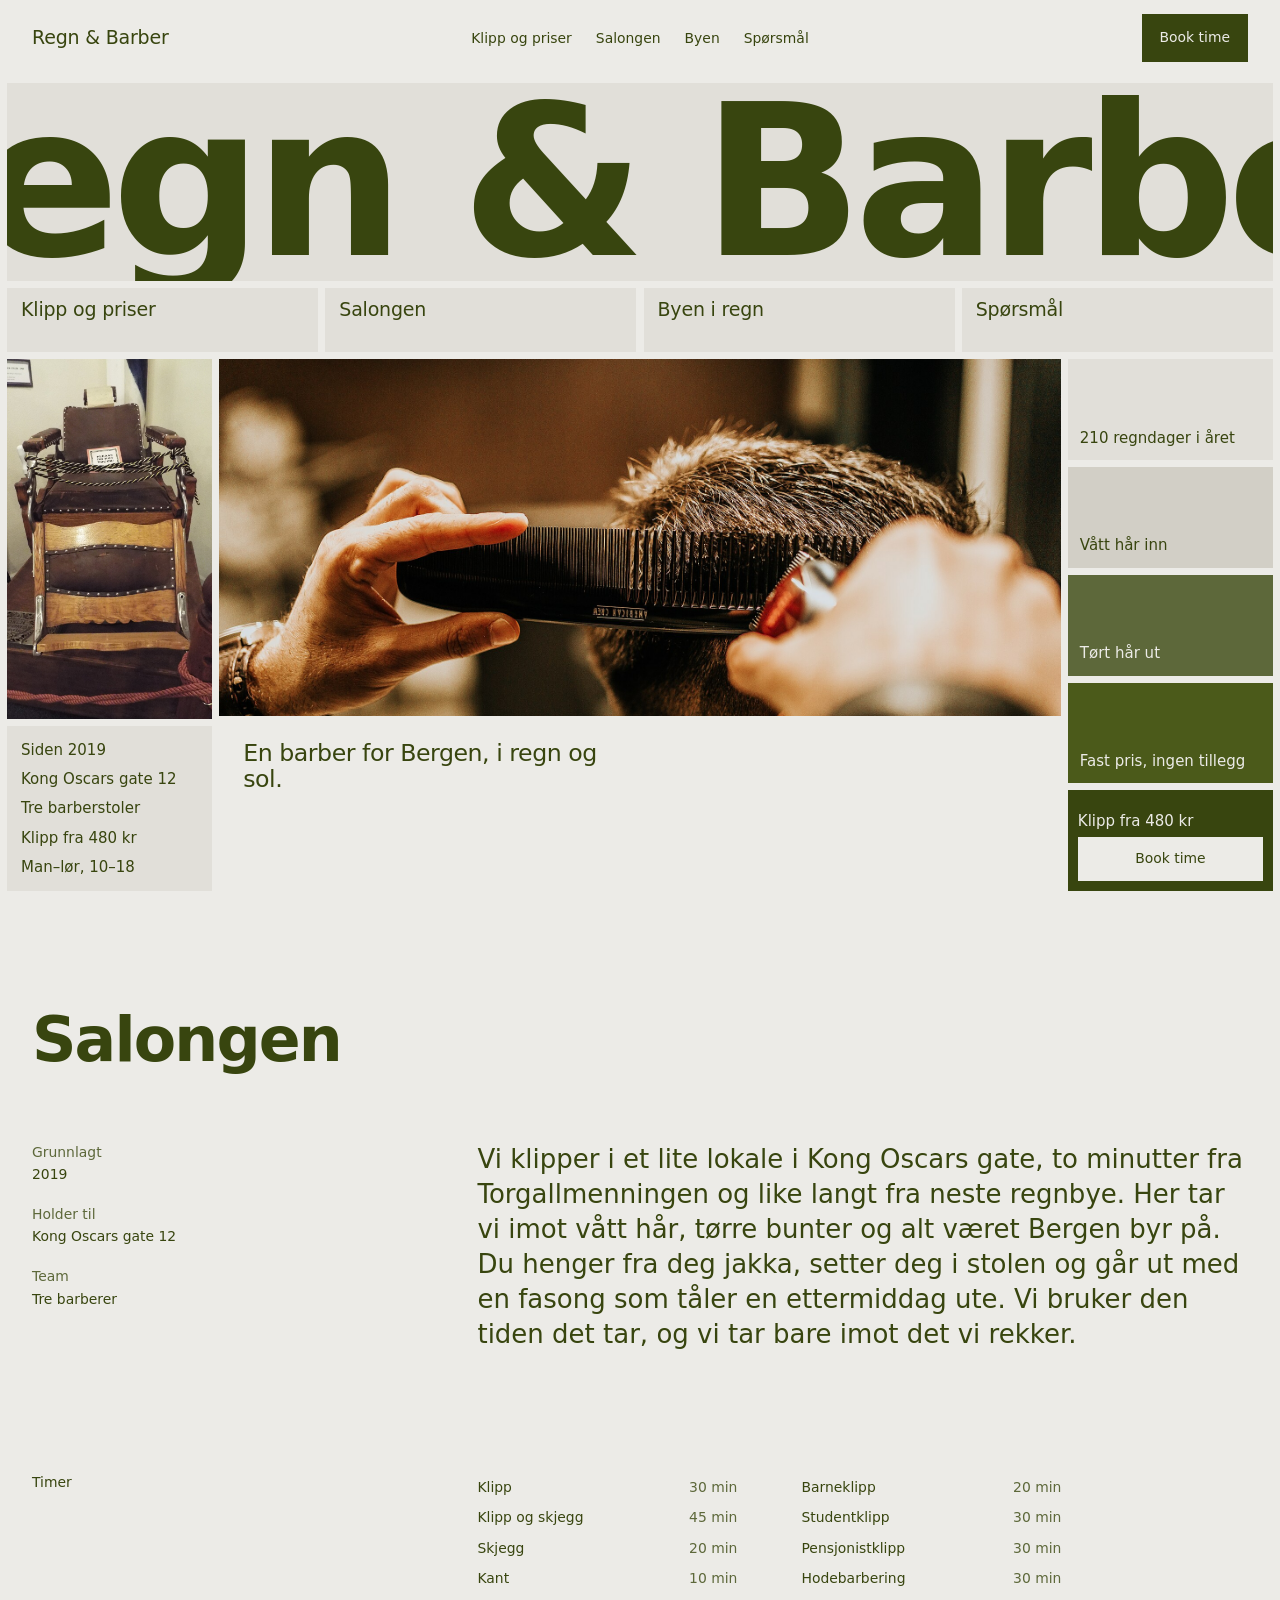
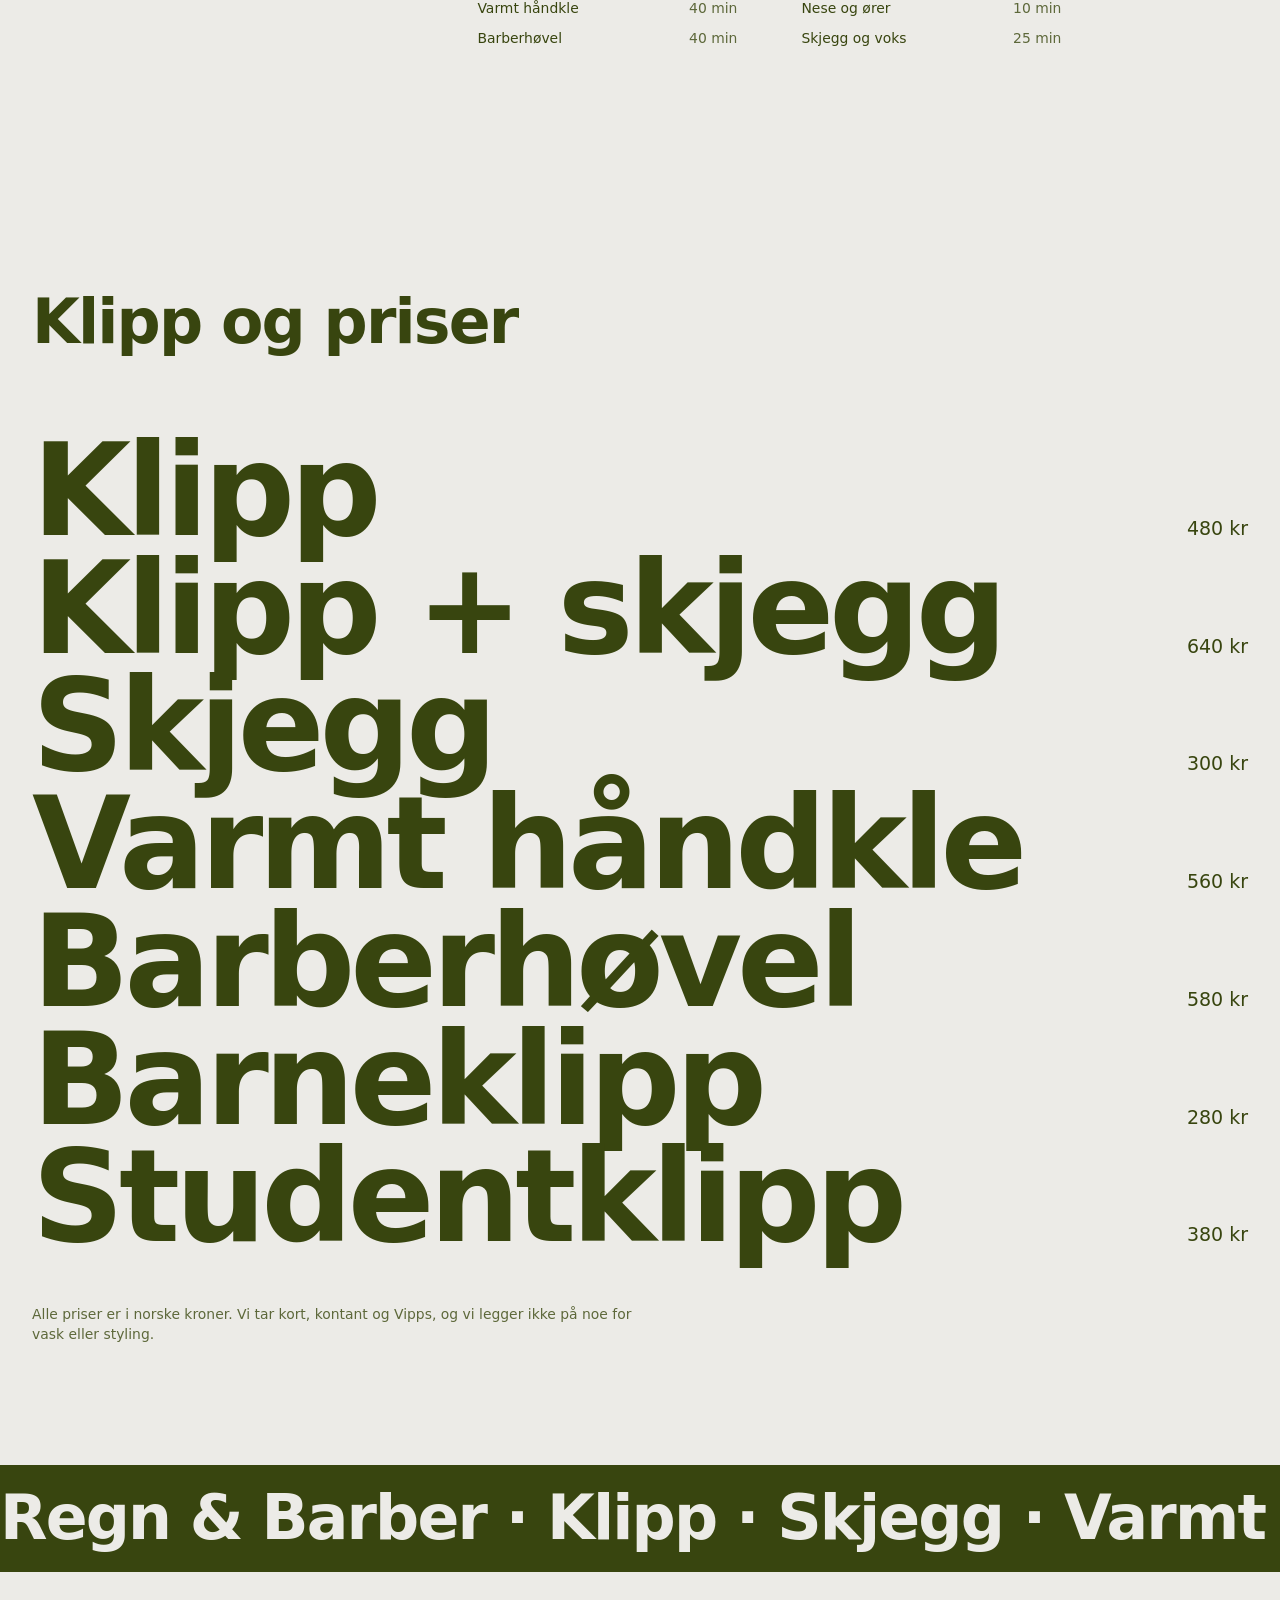
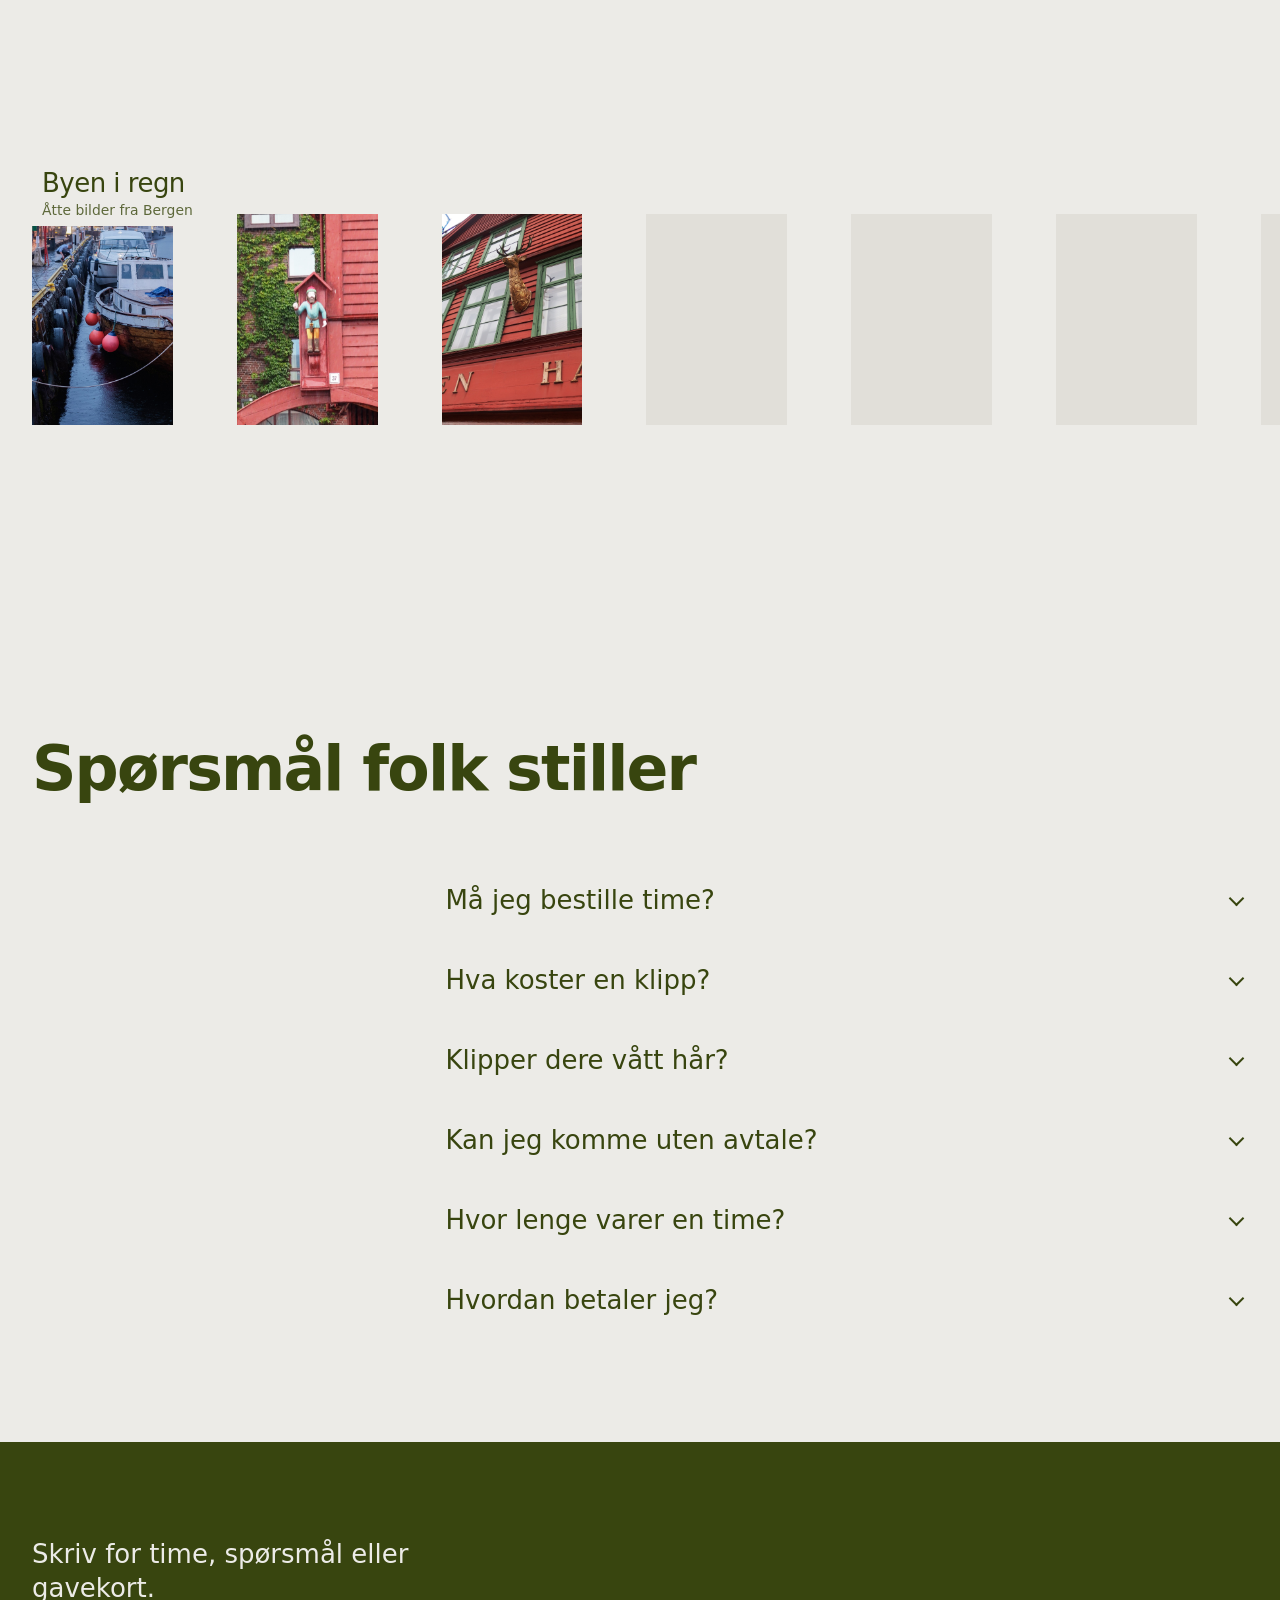
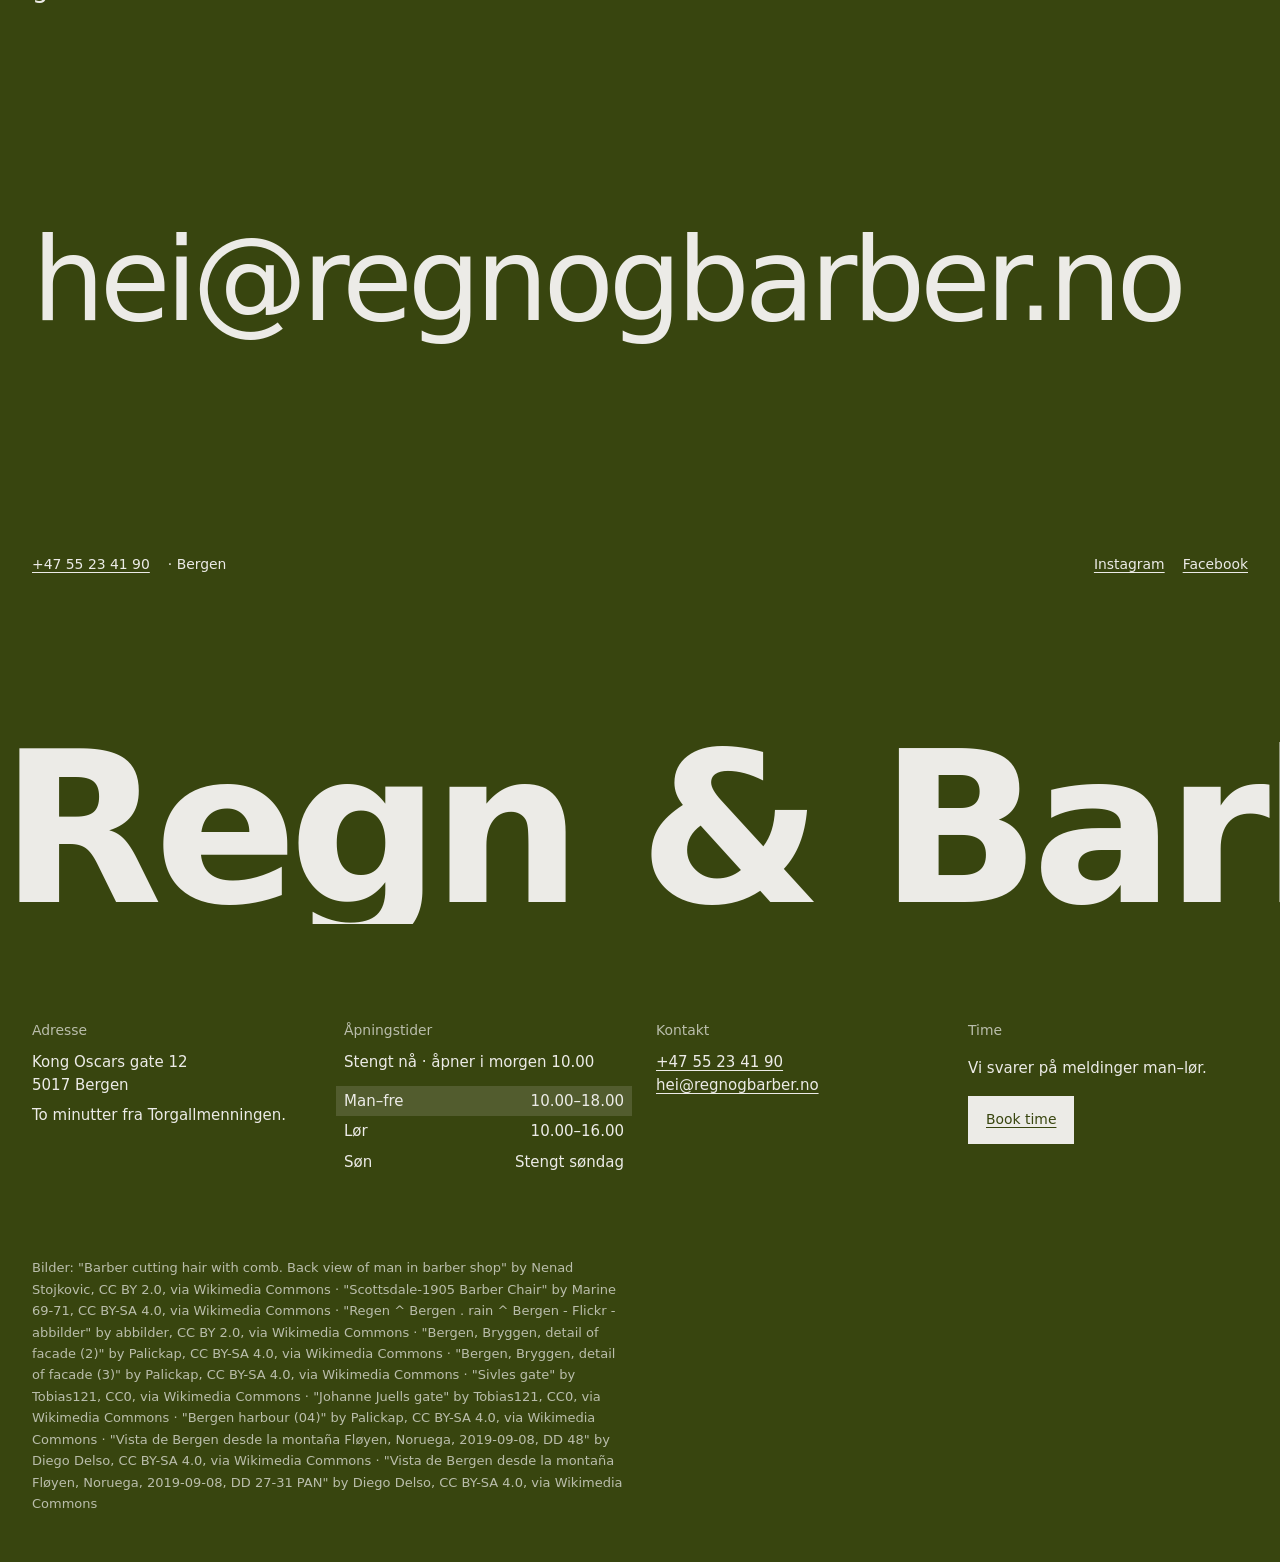
<file: 02-regn-og-barber/index.html>
<!doctype html>
<html lang="nb">
<head>
<meta charset="utf-8">
<meta name="viewport" content="width=device-width, initial-scale=1">
<title>Regn &amp; Barber · Barbersalong i Bergen sentrum</title>
<meta name="description" content="Regn &amp; Barber er en barbersalong i Kong Oscars gate i Bergen. Klipp, skjegg og varmt håndkle til fast pris, åpent man–lør.">
<meta name="theme-color" content="#ecebe7">
<script>document.documentElement.classList.add('js');</script>
<link rel="preconnect" href="https://api.fontshare.com">
<link rel="preconnect" href="https://cdn.fontshare.com" crossorigin>
<link href="https://api.fontshare.com/v2/css?f[]=general-sans@400,500,700&display=swap" rel="stylesheet">
<link rel="stylesheet" href="style.css">
<script src="script.js" defer></script>
</head>
<body>

<a class="skip" href="#hoved">Til innholdet</a>

<header class="site-head">
  <a class="brand" href="#hoved">Regn &amp; Barber</a>
  <nav class="site-nav" aria-label="Hovedmeny">
    <a href="#priser">Klipp og priser</a>
    <a href="#om">Salongen</a>
    <a href="#galleri">Byen</a>
    <a href="#sporsmal">Spørsmål</a>
  </nav>
  <a class="btn" href="mailto:hei@regnogbarber.no?subject=Timebestilling%20Regn%20%26%20Barber">Book time</a>
</header>

<main id="hoved">

  <section class="hero" aria-labelledby="hero-name">
    <div class="hero__band">
      <h1 id="hero-name">Regn &amp; Barber</h1>
    </div>

    <ul class="hero__links">
      <li data-reveal><a href="#priser">Klipp og priser</a></li>
      <li data-reveal><a href="#om">Salongen</a></li>
      <li data-reveal><a href="#galleri">Byen i regn</a></li>
      <li data-reveal><a href="#sporsmal">Spørsmål</a></li>
    </ul>

    <div class="hero__rail hero__rail--left" data-reveal>
      <figure>
        <img src="../assets/img/scottsdale-1905-barber-chair.jpg" width="1920" height="2560" alt="En gammel barberstol trukket i lær." loading="lazy" decoding="async">
      </figure>
      <ul class="hero__facts">
        <li>Siden 2019</li>
        <li>Kong Oscars gate 12</li>
        <li>Tre barberstoler</li>
        <li>Klipp fra 480 kr</li>
        <li>Man–lør, 10–18</li>
      </ul>
    </div>

    <div class="hero__main" data-reveal>
      <img src="../assets/img/barber-cutting-hair-with-comb-back-view.jpg" width="1920" height="1282" alt="Barber klipper håret på en mann med kam og maskin, sett bakfra." decoding="async">
      <div class="hero__statement">
        <p>En barber for Bergen, i regn og sol.</p>
      </div>
    </div>

    <div class="hero__rail hero__rail--right" data-reveal>
      <div class="tile tile--1">
        <p><span class="tile__long">210 regndager i året</span><span class="tile__short">Regn</span></p>
      </div>
      <div class="tile tile--2">
        <p><span class="tile__long">Vått hår inn</span><span class="tile__short">Vått hår</span></p>
      </div>
      <div class="tile tile--3">
        <p><span class="tile__long">Tørt hår ut</span><span class="tile__short">Tørt hår</span></p>
      </div>
      <div class="tile tile--4">
        <p><span class="tile__long">Fast pris, ingen tillegg</span><span class="tile__short">Fast pris</span></p>
      </div>
      <div class="tile tile--5">
        <p class="tile__meta">Klipp fra 480 kr</p>
        <a class="btn" href="mailto:hei@regnogbarber.no?subject=Timebestilling%20Regn%20%26%20Barber">Book time</a>
      </div>
    </div>
  </section>

  <section id="om" class="about" aria-labelledby="om-t">
    <h2 id="om-t" data-reveal>Salongen</h2>

    <div class="about__row1">
      <dl class="about__facts" data-reveal>
        <div class="about__fact">
          <dt>Grunnlagt</dt>
          <dd>2019</dd>
        </div>
        <div class="about__fact">
          <dt>Holder til</dt>
          <dd>Kong Oscars gate 12</dd>
        </div>
        <div class="about__fact">
          <dt>Team</dt>
          <dd>Tre barberer</dd>
        </div>
      </dl>
      <p class="about__para" data-reveal>Vi klipper i et lite lokale i Kong Oscars gate, to minutter fra Torgallmenningen og like langt fra neste regnbye. Her tar vi imot vått hår, tørre bunter og alt været Bergen byr på. Du henger fra deg jakka, setter deg i stolen og går ut med en fasong som tåler en ettermiddag ute. Vi bruker den tiden det tar, og vi tar bare imot det vi rekker.</p>
    </div>

    <div class="about__row2">
      <p class="about__word" data-reveal>Timer</p>
      <ul class="records" data-reveal>
        <li><span>Klipp</span><span>30 min</span></li>
        <li><span>Klipp og skjegg</span><span>45 min</span></li>
        <li><span>Skjegg</span><span>20 min</span></li>
        <li><span>Kant</span><span>10 min</span></li>
        <li><span>Varmt håndkle</span><span>40 min</span></li>
        <li><span>Barberhøvel</span><span>40 min</span></li>
        <li><span>Barneklipp</span><span>20 min</span></li>
        <li><span>Studentklipp</span><span>30 min</span></li>
        <li><span>Pensjonistklipp</span><span>30 min</span></li>
        <li><span>Hodebarbering</span><span>30 min</span></li>
        <li><span>Nese og ører</span><span>10 min</span></li>
        <li><span>Skjegg og voks</span><span>25 min</span></li>
      </ul>
    </div>
  </section>

  <section id="priser" class="list" aria-labelledby="priser-t">
    <h2 id="priser-t" data-reveal>Klipp og priser</h2>
    <ul class="poster">
      <li data-reveal><span class="poster__name">Klipp</span><span class="poster__price">480 kr</span></li>
      <li data-reveal><span class="poster__name">Klipp + skjegg</span><span class="poster__price">640 kr</span></li>
      <li data-reveal><span class="poster__name">Skjegg</span><span class="poster__price">300 kr</span></li>
      <li data-reveal><span class="poster__name">Varmt håndkle</span><span class="poster__price">560 kr</span></li>
      <li data-reveal><span class="poster__name">Barberhøvel</span><span class="poster__price">580 kr</span></li>
      <li data-reveal><span class="poster__name">Barneklipp</span><span class="poster__price">280 kr</span></li>
      <li data-reveal><span class="poster__name">Studentklipp</span><span class="poster__price">380 kr</span></li>
    </ul>
    <p class="list__note" data-reveal>Alle priser er i norske kroner. Vi tar kort, kontant og Vipps, og vi legger ikke på noe for vask eller styling.</p>
  </section>

  <div class="marquee" aria-hidden="true">
    <div class="marquee__track">
      <span class="marquee__set">Regn &amp; Barber · Klipp · Skjegg · Varmt håndkle · Kong Oscars gate 12 · Bergen · </span>
      <span class="marquee__set">Regn &amp; Barber · Klipp · Skjegg · Varmt håndkle · Kong Oscars gate 12 · Bergen · </span>
    </div>
  </div>

  <section id="galleri" class="gallery" aria-labelledby="galleri-t">
    <div class="gallery__head">
      <h2 id="galleri-t">Byen i regn</h2>
      <p class="gallery__count">Åtte bilder fra Bergen</p>
    </div>
    <div class="gallery__row" tabindex="0" aria-label="Bilder fra Bergen. Rull sidelengs for å se flere.">
      <figure data-reveal>
        <img src="../assets/img/regen-bergen-rain-bergen-flickr-abbilder.jpg" width="1920" height="1280" alt="Regn i Bergen." loading="lazy" decoding="async">
      </figure>
      <figure data-reveal>
        <img src="../assets/img/bergen-bryggen-detail-of-facade-2.jpg" width="1920" height="2450" alt="Detalj av trefasaden på Bryggen." loading="lazy" decoding="async">
      </figure>
      <figure data-reveal>
        <img src="../assets/img/bergen-bryggen-detail-of-facade-3.jpg" width="1920" height="2560" alt="Detalj av trefasaden på Bryggen." loading="lazy" decoding="async">
      </figure>
      <figure data-reveal>
        <img src="../assets/img/sivles-gate.jpg" width="1920" height="1440" alt="Sivles gate, en gate i Bergen." loading="lazy" decoding="async">
      </figure>
      <figure data-reveal>
        <img src="../assets/img/johanne-juells-gate.jpg" width="1920" height="1440" alt="Johanne Juells gate i Bergen." loading="lazy" decoding="async">
      </figure>
      <figure data-reveal>
        <img src="../assets/img/bergen-harbour-04.jpg" width="1920" height="1435" alt="Bergen havn." loading="lazy" decoding="async">
      </figure>
      <figure data-reveal>
        <img src="../assets/img/vista-de-bergen-desde-la-montana-fl.jpg" width="1920" height="1283" alt="Utsikt over Bergen fra Fløyen." loading="lazy" decoding="async">
      </figure>
      <figure data-reveal>
        <img src="../assets/img/vista-de-bergen-desde-la-montana-fl-2.jpg" width="1920" height="444" alt="Panorama over Bergen fra Fløyen." loading="lazy" decoding="async">
      </figure>
    </div>
  </section>

  <section id="sporsmal" class="faq" aria-labelledby="faq-t">
    <h2 id="faq-t" data-reveal>Spørsmål folk stiller</h2>
    <div class="faq__list">
      <details class="faq__item" data-reveal>
        <summary><span>Må jeg bestille time?</span><span class="faq__chev" aria-hidden="true"></span></summary>
        <p>Ja, helst. Send en e-post eller ring, så finner vi et tidspunkt som passer. Har du tid til å vente, kan du stikke innom og se om det er ledig. Vi holder av litt ekstra tid når du bestiller, slik at du ikke må skynde deg ut igjen.</p>
      </details>
      <details class="faq__item" data-reveal>
        <summary><span>Hva koster en klipp?</span><span class="faq__chev" aria-hidden="true"></span></summary>
        <p>En vanlig klipp koster 480 kroner. Alle prisene står i listen over, og vi legger ikke på noe for vask eller styling. Skjegg, varmt håndkle og barberhøvel har egne priser, og du kan sette sammen det du trenger.</p>
      </details>
      <details class="faq__item" data-reveal>
        <summary><span>Klipper dere vått hår?</span><span class="faq__chev" aria-hidden="true"></span></summary>
        <p>Ja. Vi klipper gjerne hår som er vått etter en tur i regnet. Vil du ha en tørr klipp, tørker vi det opp først. Har du vært ute i en skikkelig byge, henger jakka på knaggen mens vi setter i gang.</p>
      </details>
      <details class="faq__item" data-reveal>
        <summary><span>Kan jeg komme uten avtale?</span><span class="faq__chev" aria-hidden="true"></span></summary>
        <p>Noen ganger. Vi tar imot drop-in når det er ledig mellom avtalene, men en fast time gir deg bedre tid i stolen. Vil du være sikker, send en melding kvelden før, så gir vi deg et tidspunkt som passer.</p>
      </details>
      <details class="faq__item" data-reveal>
        <summary><span>Hvor lenge varer en time?</span><span class="faq__chev" aria-hidden="true"></span></summary>
        <p>En klipp tar rundt 30 minutter, og klipp med skjegg tar 45. Vi setter av litt ekstra når du bestiller. Barneklipp og kant går raskere, mens varmt håndkle og barberhøvel tar rundt 40 minutter.</p>
      </details>
      <details class="faq__item" data-reveal>
        <summary><span>Hvordan betaler jeg?</span><span class="faq__chev" aria-hidden="true"></span></summary>
        <p>Kort, kontant eller Vipps. Vi har også gavekort i skranken, og de kan brukes på alle tjenestene. Gavekortet varer i to år, og du kan bruke det på klipp, skjegg eller en hel behandling.</p>
      </details>
    </div>
  </section>

  <section id="booking" class="contact" aria-labelledby="kontakt-t">
    <p class="contact__note">Skriv for time, spørsmål eller gavekort.</p>
    <h2 id="kontakt-t" class="contact__mail"><a href="mailto:hei@regnogbarber.no">hei@regnogbarber.no</a></h2>
    <div class="contact__foot">
      <p><a href="tel:+4755234190">+47 55 23 41 90</a> · Bergen</p>
      <p><a href="https://www.instagram.com/">Instagram</a> <a href="https://www.facebook.com/">Facebook</a></p>
    </div>
  </section>

</main>

<footer class="site-foot">
  <p class="site-foot__name" aria-hidden="true">Regn &amp; Barber</p>

  <div class="site-foot__grid">
    <div class="foot__block">
      <p class="foot__label">Adresse</p>
      <p>Kong Oscars gate 12<br>5017 Bergen</p>
      <p>To minutter fra Torgallmenningen.</p>
    </div>
    <div class="foot__block" id="apningstider">
      <p class="foot__label">Åpningstider</p>
      <p class="foot__status" data-open-status aria-live="polite">Man–lør, stengt søndag</p>
      <ul class="foot__hours" data-hours>
        <li data-days="1,2,3,4,5"><span>Man–fre</span><span>10.00–18.00</span></li>
        <li data-days="6"><span>Lør</span><span>10.00–16.00</span></li>
        <li data-days="0"><span>Søn</span><span>Stengt søndag</span></li>
      </ul>
    </div>
    <div class="foot__block">
      <p class="foot__label">Kontakt</p>
      <p><a href="tel:+4755234190">+47 55 23 41 90</a><br><a href="mailto:hei@regnogbarber.no">hei@regnogbarber.no</a></p>
    </div>
    <div class="foot__block foot__book">
      <p class="foot__label">Time</p>
      <p>Vi svarer på meldinger man–lør.</p>
      <a class="btn" href="mailto:hei@regnogbarber.no?subject=Timebestilling%20Regn%20%26%20Barber">Book time</a>
    </div>
  </div>

  <p class="credits">Bilder: "Barber cutting hair with comb. Back view of man in barber shop" by Nenad Stojkovic, CC BY 2.0, via Wikimedia Commons · "Scottsdale-1905 Barber Chair" by Marine 69-71, CC BY-SA 4.0, via Wikimedia Commons · "Regen ^ Bergen . rain ^ Bergen - Flickr - abbilder" by abbilder, CC BY 2.0, via Wikimedia Commons · "Bergen, Bryggen, detail of facade (2)" by Palickap, CC BY-SA 4.0, via Wikimedia Commons · "Bergen, Bryggen, detail of facade (3)" by Palickap, CC BY-SA 4.0, via Wikimedia Commons · "Sivles gate" by Tobias121, CC0, via Wikimedia Commons · "Johanne Juells gate" by Tobias121, CC0, via Wikimedia Commons · "Bergen harbour (04)" by Palickap, CC BY-SA 4.0, via Wikimedia Commons · "Vista de Bergen desde la montaña Fløyen, Noruega, 2019-09-08, DD 48" by Diego Delso, CC BY-SA 4.0, via Wikimedia Commons · "Vista de Bergen desde la montaña Fløyen, Noruega, 2019-09-08, DD 27-31 PAN" by Diego Delso, CC BY-SA 4.0, via Wikimedia Commons</p>
</footer>

</body>
</html>
</file>
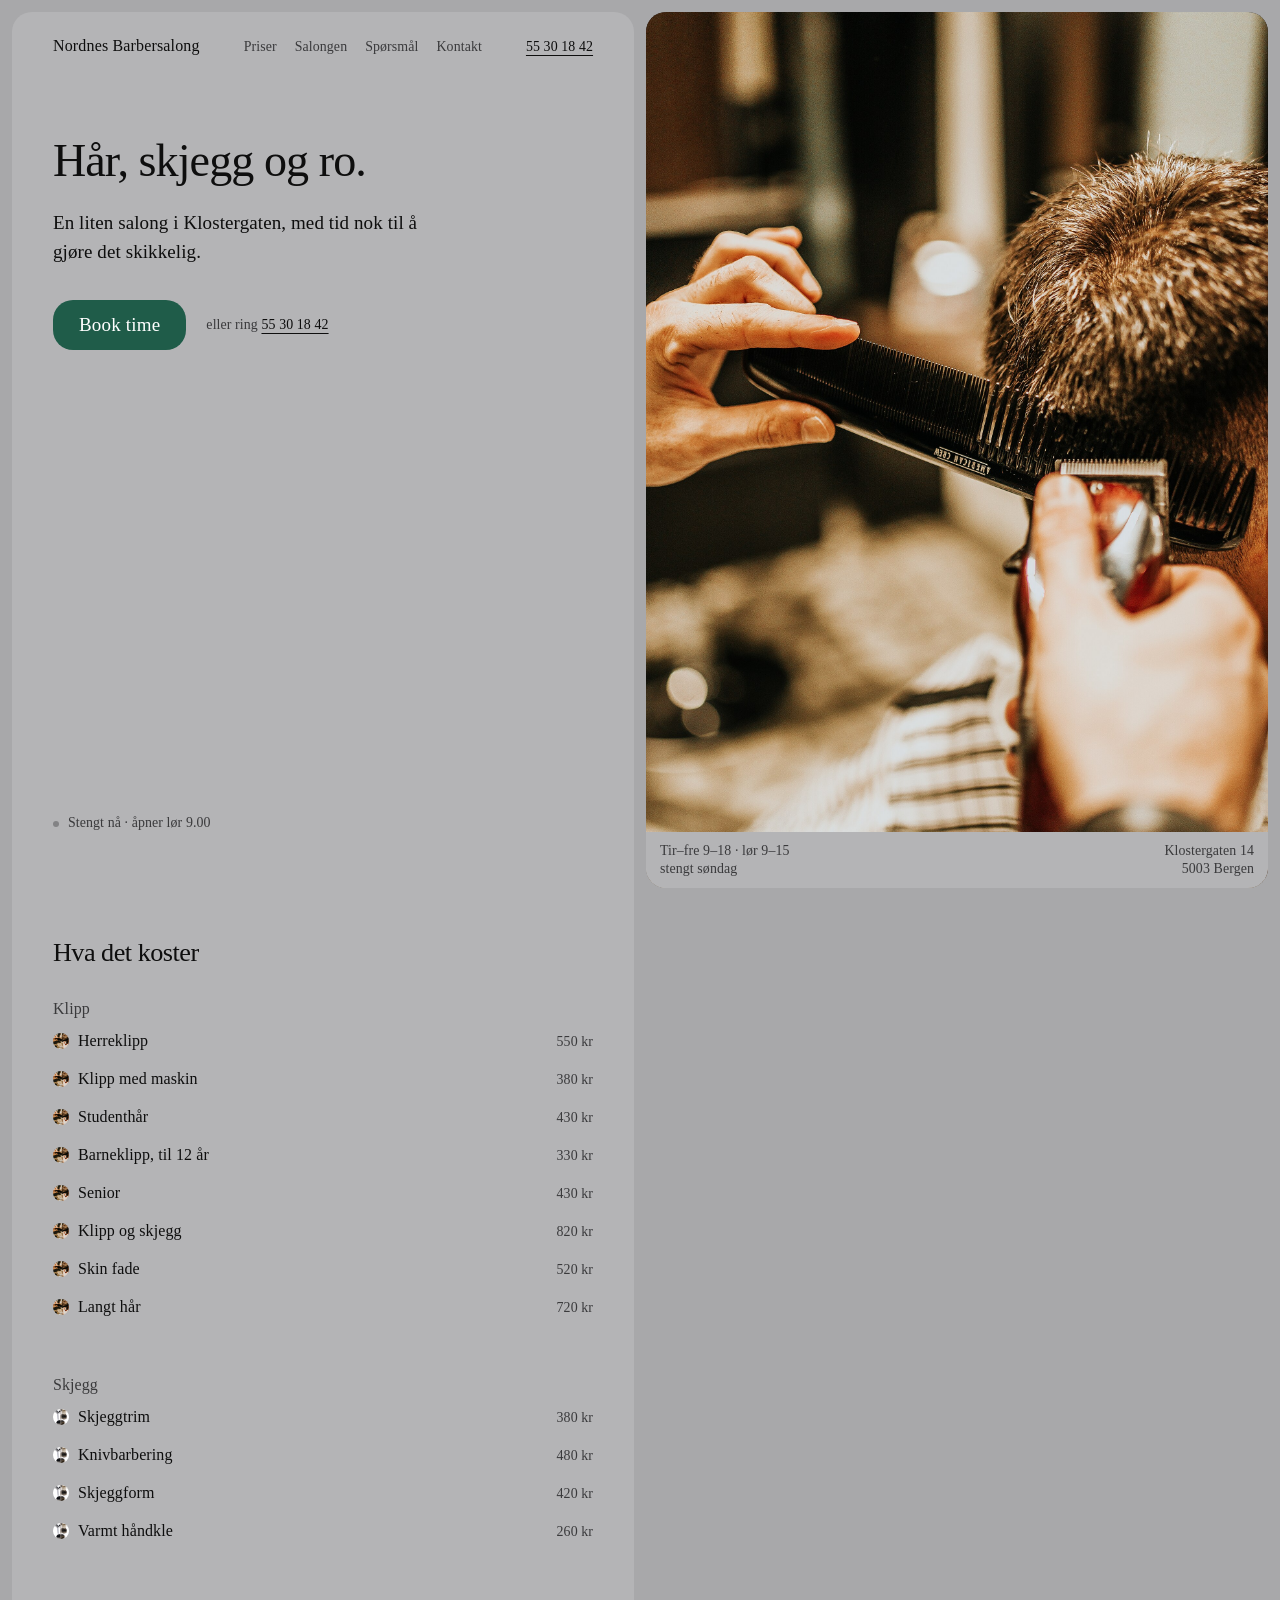
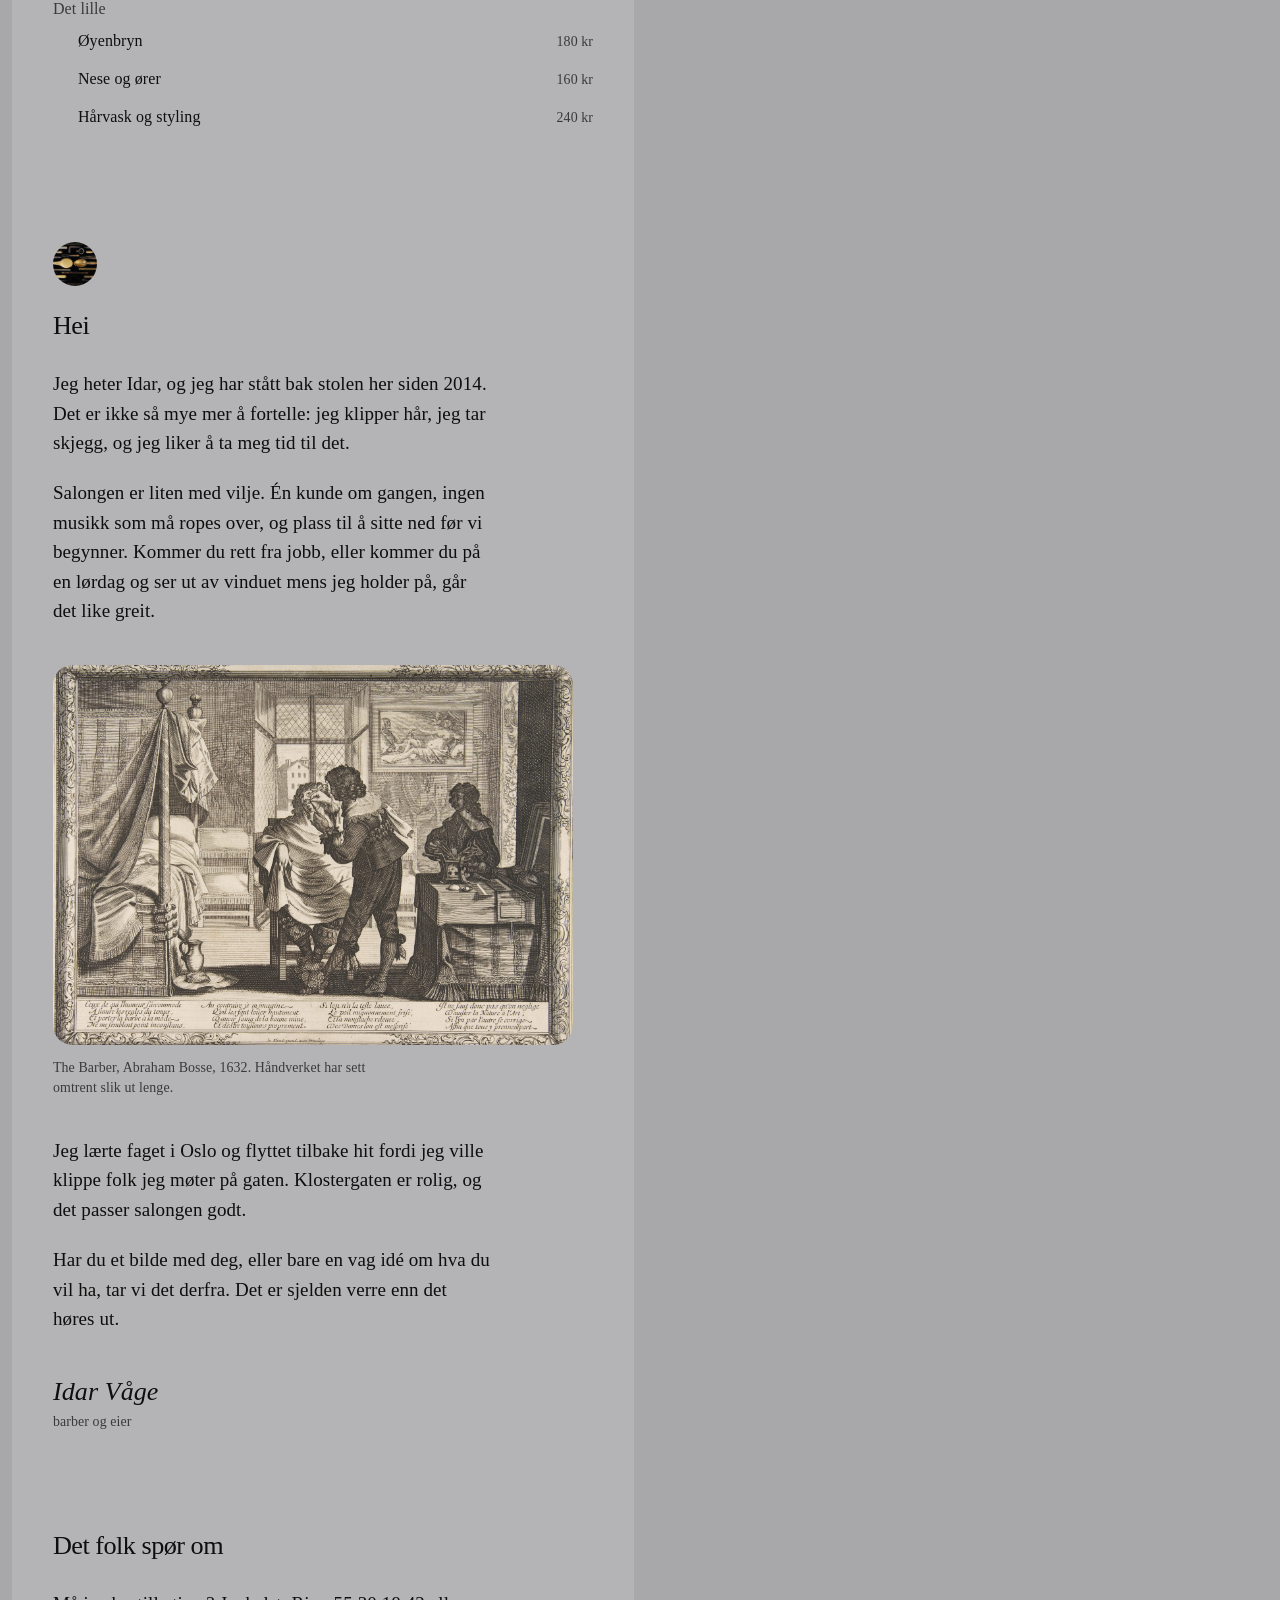
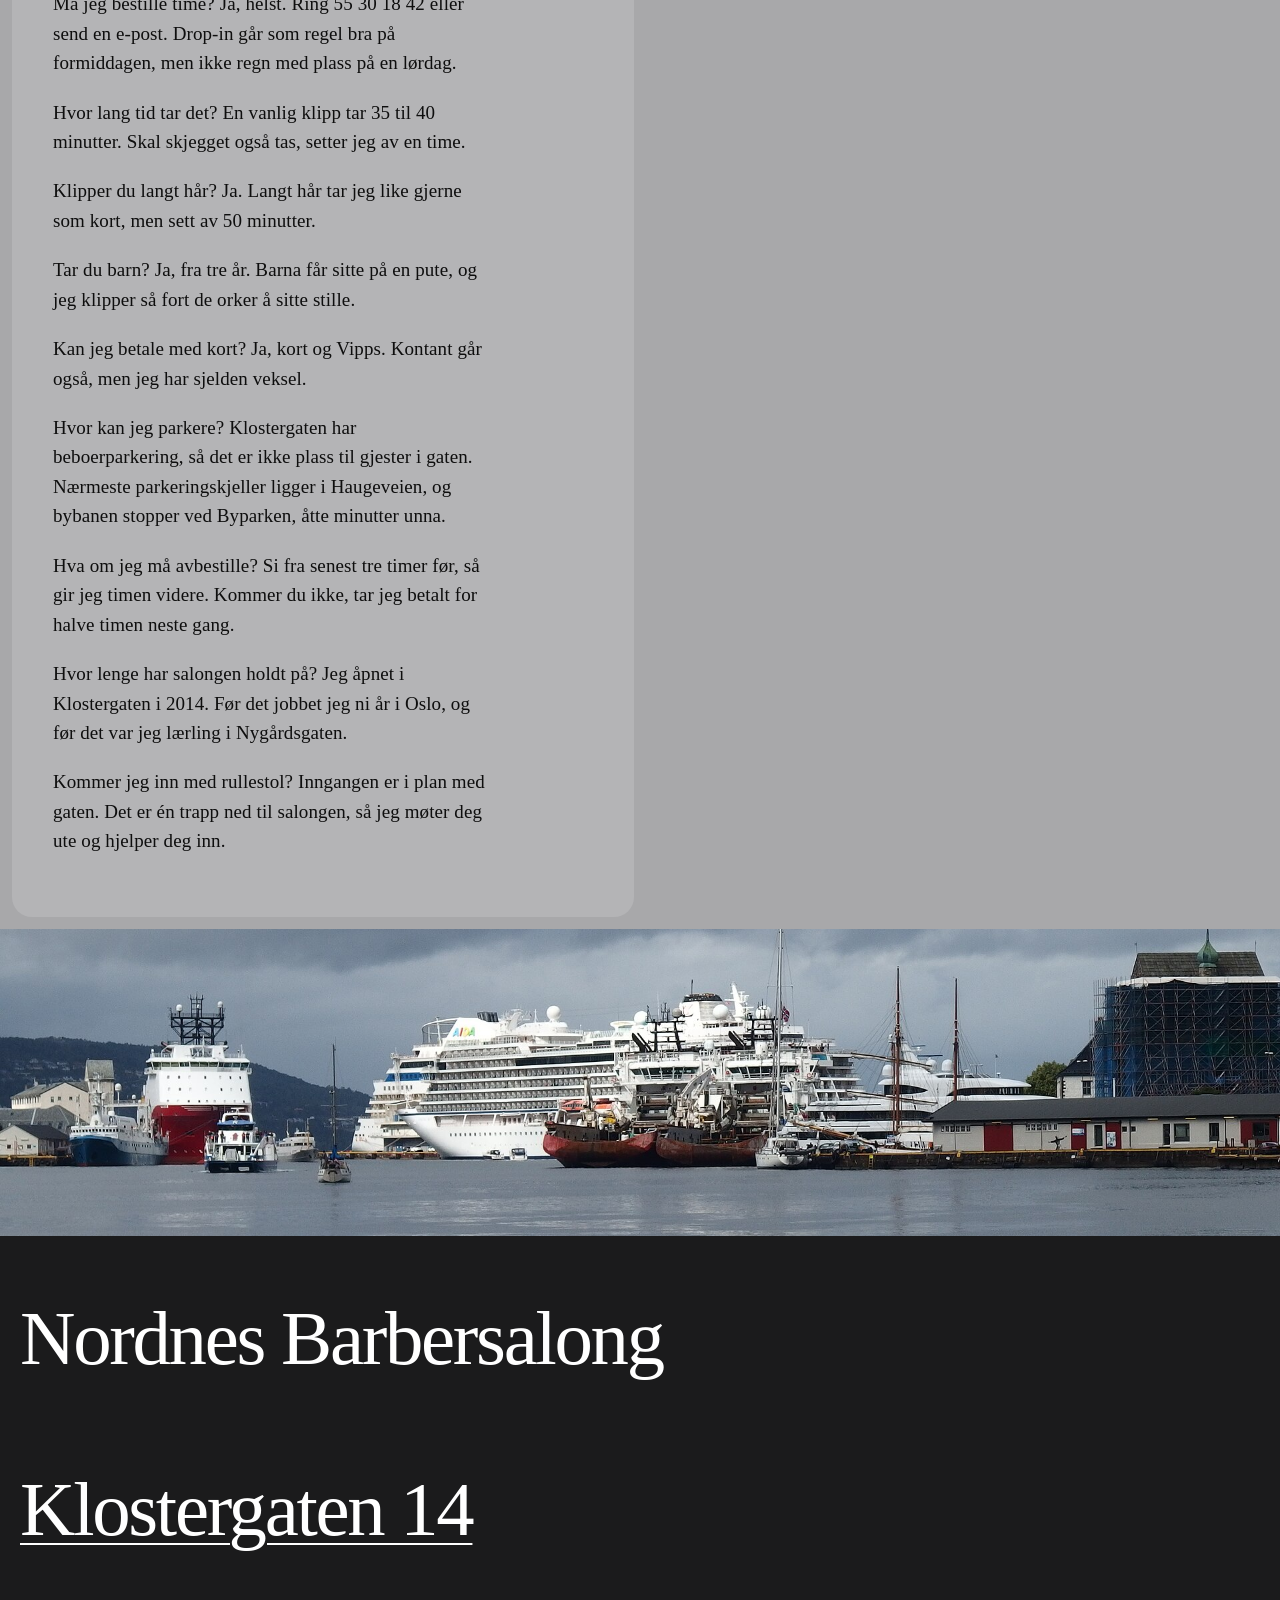
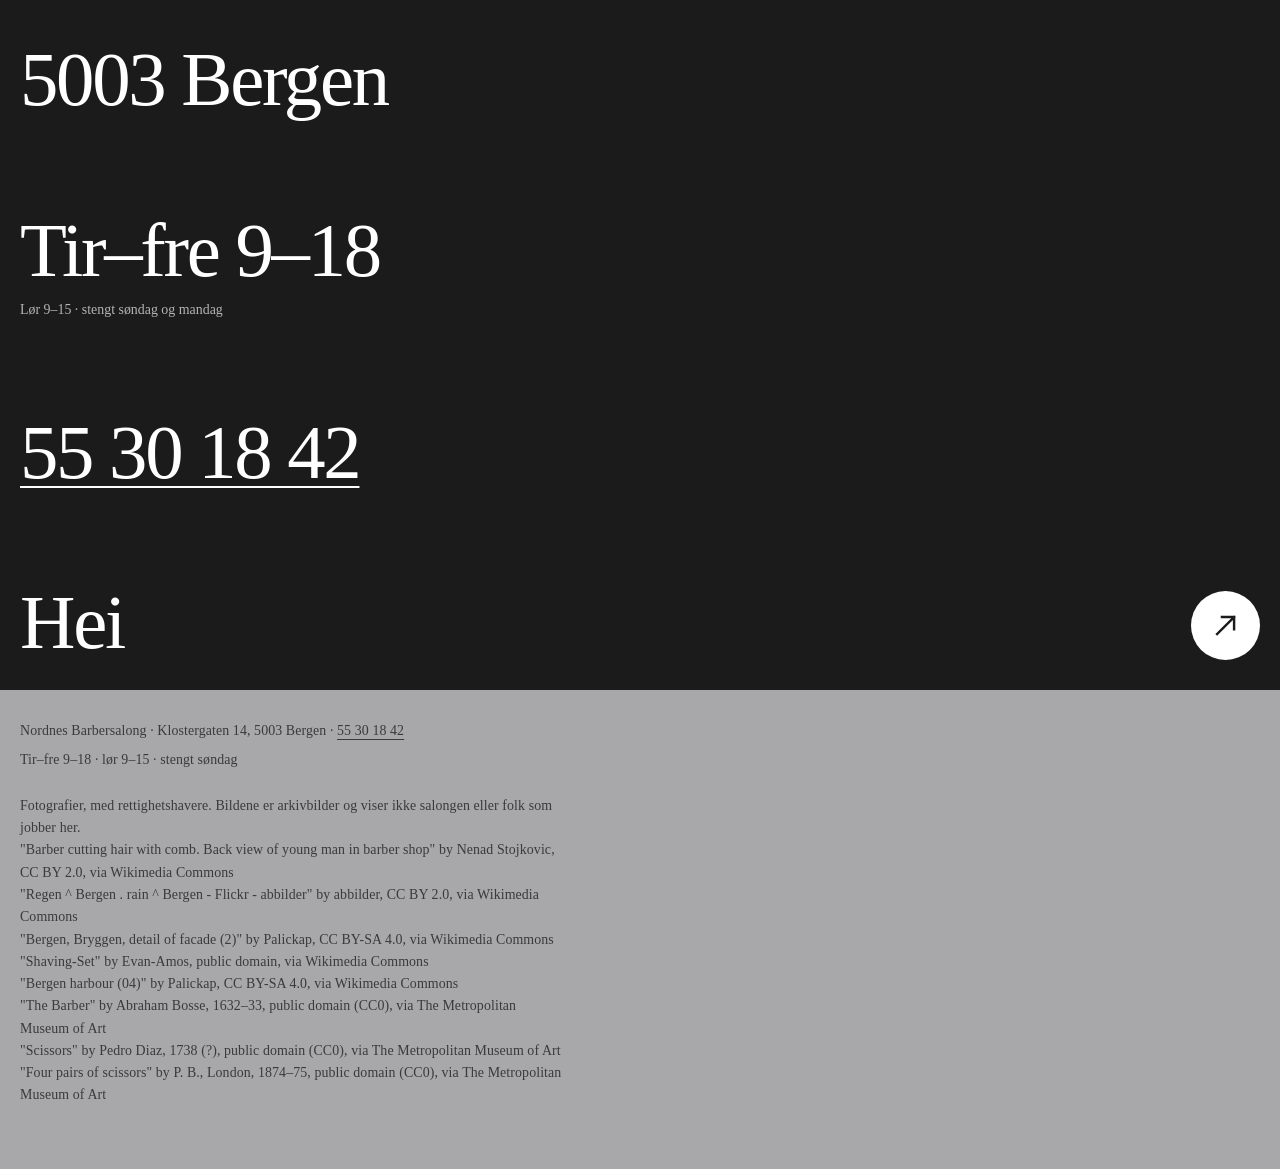
<file: 03-nordnes-barber/index.html>
<!doctype html>
<html lang="nb">
<head>
  <meta charset="utf-8">
  <meta name="viewport" content="width=device-width, initial-scale=1">
  <title>Nordnes Barbersalong · Bergen</title>
  <meta name="description" content="Liten barbersalong i Klostergaten på Nordnes: hår, skjegg og barbering. Åpent tirsdag til lørdag, stengt søndag. Book time på telefon 55 30 18 42.">
  <script>document.documentElement.classList.add('js');</script>
  <link rel="preconnect" href="https://api.fontshare.com">
  <link rel="preconnect" href="https://cdn.fontshare.com" crossorigin>
  <link href="https://api.fontshare.com/v2/css?f[]=boska@400,401,500&display=swap" rel="stylesheet">
  <link rel="stylesheet" href="style.css">
  <script src="script.js" defer></script>
</head>
<body>
  <a class="skip" href="#hoved">Til innholdet</a>

  <div class="stage">
    <div class="sheet">
    <header class="top">
      <a class="mark" href="#hoved">Nordnes Barbersalong</a>
      <nav aria-label="Hovedmeny">
        <a href="#priser">Priser</a>
        <a href="#salongen">Salongen</a>
        <a href="#sporsmal">Spørsmål</a>
        <a href="#kontakt">Kontakt</a>
      </nav>
      <a class="top-tel" href="tel:+4755301842">55 30 18 42</a>
    </header>

    <main id="hoved">
      <section class="hero" aria-labelledby="hero-t">
        <h1 class="reveal" id="hero-t">Hår, skjegg og ro.</h1>
        <p class="lede reveal">En liten salong i Klostergaten, med tid nok til å gjøre det skikkelig.</p>
        <p class="act reveal">
          <a class="btn" href="mailto:hei@nordnesbarber.no?subject=Timebestilling%20p%C3%A5%20Nordnes%20Barbersalong">Book time</a>
          <span class="alt">eller ring <a href="tel:+4755301842">55 30 18 42</a></span>
        </p>
        <p class="live reveal"><span class="live-dot" aria-hidden="true"></span><span data-live>Tir–fre 9–18 · lør 9–15</span></p>
      </section>

      <section class="priser" id="priser" aria-labelledby="priser-t">
        <h2 class="reveal" id="priser-t">Hva det koster</h2>
        <table class="pris reveal">
          <caption class="sr">Priser i norske kroner</caption>
          <tbody>
            <tr class="grp"><th colspan="2" scope="colgroup">Klipp</th></tr>
            <tr><td class="nm"><img class="dot" src="../assets/img/barber-cutting-hair-with-comb-back-view-2.jpg" alt="" width="16" height="16" loading="lazy" decoding="async">Herreklipp</td><td class="pr">550 kr</td></tr>
            <tr><td class="nm"><img class="dot" src="../assets/img/barber-cutting-hair-with-comb-back-view-2.jpg" alt="" width="16" height="16" loading="lazy" decoding="async">Klipp med maskin</td><td class="pr">380 kr</td></tr>
            <tr><td class="nm"><img class="dot" src="../assets/img/barber-cutting-hair-with-comb-back-view-2.jpg" alt="" width="16" height="16" loading="lazy" decoding="async">Studenthår</td><td class="pr">430 kr</td></tr>
            <tr><td class="nm"><img class="dot" src="../assets/img/barber-cutting-hair-with-comb-back-view-2.jpg" alt="" width="16" height="16" loading="lazy" decoding="async">Barneklipp, til 12 år</td><td class="pr">330 kr</td></tr>
            <tr><td class="nm"><img class="dot" src="../assets/img/barber-cutting-hair-with-comb-back-view-2.jpg" alt="" width="16" height="16" loading="lazy" decoding="async">Senior</td><td class="pr">430 kr</td></tr>
            <tr><td class="nm"><img class="dot" src="../assets/img/barber-cutting-hair-with-comb-back-view-2.jpg" alt="" width="16" height="16" loading="lazy" decoding="async">Klipp og skjegg</td><td class="pr">820 kr</td></tr>
            <tr><td class="nm"><img class="dot" src="../assets/img/barber-cutting-hair-with-comb-back-view-2.jpg" alt="" width="16" height="16" loading="lazy" decoding="async">Skin fade</td><td class="pr">520 kr</td></tr>
            <tr><td class="nm"><img class="dot" src="../assets/img/barber-cutting-hair-with-comb-back-view-2.jpg" alt="" width="16" height="16" loading="lazy" decoding="async">Langt hår</td><td class="pr">720 kr</td></tr>

            <tr class="grp"><th colspan="2" scope="colgroup">Skjegg</th></tr>
            <tr><td class="nm"><img class="dot" src="../assets/img/shaving-set.jpg" alt="" width="16" height="16" loading="lazy" decoding="async">Skjeggtrim</td><td class="pr">380 kr</td></tr>
            <tr><td class="nm"><img class="dot" src="../assets/img/shaving-set.jpg" alt="" width="16" height="16" loading="lazy" decoding="async">Knivbarbering</td><td class="pr">480 kr</td></tr>
            <tr><td class="nm"><img class="dot" src="../assets/img/shaving-set.jpg" alt="" width="16" height="16" loading="lazy" decoding="async">Skjeggform</td><td class="pr">420 kr</td></tr>
            <tr><td class="nm"><img class="dot" src="../assets/img/shaving-set.jpg" alt="" width="16" height="16" loading="lazy" decoding="async">Varmt håndkle</td><td class="pr">260 kr</td></tr>

            <tr class="grp"><th colspan="2" scope="colgroup">Det lille</th></tr>
            <tr><td class="nm"><img class="dot" src="../assets/img/scissors.jpg" alt="" width="16" height="16" loading="lazy" decoding="async">Øyenbryn</td><td class="pr">180 kr</td></tr>
            <tr><td class="nm"><img class="dot" src="../assets/img/scissors.jpg" alt="" width="16" height="16" loading="lazy" decoding="async">Nese og ører</td><td class="pr">160 kr</td></tr>
            <tr><td class="nm"><img class="dot" src="../assets/img/scissors.jpg" alt="" width="16" height="16" loading="lazy" decoding="async">Hårvask og styling</td><td class="pr">240 kr</td></tr>
          </tbody>
        </table>
      </section>

      <section class="salongen" id="salongen" aria-labelledby="salongen-t">
        <div class="letter">
          <img class="seal" src="../assets/img/four-pairs-of-scissors.jpg" alt="" width="44" height="44" loading="lazy" decoding="async">
          <h2 class="reveal" id="salongen-t">Hei</h2>
          <p class="reveal">Jeg heter Idar, og jeg har stått bak stolen her siden 2014. Det er ikke så mye mer å fortelle: jeg klipper hår, jeg tar skjegg, og jeg liker å ta meg tid til det.</p>
          <p class="reveal">Salongen er liten med vilje. Én kunde om gangen, ingen musikk som må ropes over, og plass til å sitte ned før vi begynner. Kommer du rett fra jobb, eller kommer du på en lørdag og ser ut av vinduet mens jeg holder på, går det like greit.</p>
          <figure class="reveal">
            <div class="plate"><img src="../assets/img/the-barber.jpg" alt="Gammelt kobberstikk av en barberer som barberer en kunde i en stol, mens en annen mann ser på." width="3595" height="2741" loading="lazy" decoding="async"></div>
            <figcaption>The Barber, Abraham Bosse, 1632. Håndverket har sett omtrent slik ut lenge.</figcaption>
          </figure>
          <p class="reveal">Jeg lærte faget i Oslo og flyttet tilbake hit fordi jeg ville klippe folk jeg møter på gaten. Klostergaten er rolig, og det passer salongen godt.</p>
          <p class="reveal">Har du et bilde med deg, eller bare en vag idé om hva du vil ha, tar vi det derfra. Det er sjelden verre enn det høres ut.</p>
          <p class="sign reveal"><span class="name">Idar Våge</span><span class="role">barber og eier</span></p>
        </div>
      </section>

      <section class="sporsmal" id="sporsmal" aria-labelledby="sporsmal-t">
        <h2 class="reveal" id="sporsmal-t">Det folk spør om</h2>
        <div class="qa">
          <p class="reveal"><span class="q">Må jeg bestille time?</span> Ja, helst. Ring 55 30 18 42 eller send en e-post. Drop-in går som regel bra på formiddagen, men ikke regn med plass på en lørdag.</p>
          <p class="reveal"><span class="q">Hvor lang tid tar det?</span> En vanlig klipp tar 35 til 40 minutter. Skal skjegget også tas, setter jeg av en time.</p>
          <p class="reveal"><span class="q">Klipper du langt hår?</span> Ja. Langt hår tar jeg like gjerne som kort, men sett av 50 minutter.</p>
          <p class="reveal"><span class="q">Tar du barn?</span> Ja, fra tre år. Barna får sitte på en pute, og jeg klipper så fort de orker å sitte stille.</p>
          <p class="reveal"><span class="q">Kan jeg betale med kort?</span> Ja, kort og Vipps. Kontant går også, men jeg har sjelden veksel.</p>
          <p class="reveal"><span class="q">Hvor kan jeg parkere?</span> Klostergaten har beboerparkering, så det er ikke plass til gjester i gaten. Nærmeste parkeringskjeller ligger i Haugeveien, og bybanen stopper ved Byparken, åtte minutter unna.</p>
          <p class="reveal"><span class="q">Hva om jeg må avbestille?</span> Si fra senest tre timer før, så gir jeg timen videre. Kommer du ikke, tar jeg betalt for halve timen neste gang.</p>
          <p class="reveal"><span class="q">Hvor lenge har salongen holdt på?</span> Jeg åpnet i Klostergaten i 2014. Før det jobbet jeg ni år i Oslo, og før det var jeg lærling i Nygårdsgaten.</p>
          <p class="reveal"><span class="q">Kommer jeg inn med rullestol?</span> Inngangen er i plan med gaten. Det er én trapp ned til salongen, så jeg møter deg ute og hjelper deg inn.</p>
        </div>
      </section>
    </main>
    </div>

    <aside class="frame" aria-label="Fotografier fra Bergen og fra faget">
      <div class="shots">
        <img class="shot is-on" src="../assets/img/barber-cutting-hair-with-comb-back-view-2.jpg" alt="Arkivfoto: en barberer klipper håret på en mann med kam og maskin, sett bakfra." width="1920" height="2876" loading="eager" fetchpriority="high" decoding="async">
        <img class="shot" src="../assets/img/regen-bergen-rain-bergen-flickr-abbilder.jpg" alt="Arkivfoto: regn over kaien i Bergen, med båter og røde bøyer." width="1920" height="1280" loading="lazy" decoding="async">
        <img class="shot" src="../assets/img/bergen-bryggen-detail-of-facade-2.jpg" alt="Arkivfoto: rød trefasade på Bryggen med en malt trefigur og nummer 37." width="1920" height="2450" loading="lazy" decoding="async">
        <img class="shot" src="../assets/img/shaving-set.jpg" alt="Arkivfoto: barberhøvel og barberkost i en stålholder, på hvit bakgrunn." width="1750" height="2400" loading="lazy" decoding="async">
      </div>
      <div class="bar">
        <p class="bar-l"><span>Tir–fre 9–18 · lør 9–15</span><span class="bar-s">stengt søndag</span></p>
        <p class="bar-r">Klostergaten 14<br>5003 Bergen</p>
      </div>
    </aside>
  </div>

  <section class="kontakt" id="kontakt" aria-label="Kontakt og åpningstider">
    <img class="band" src="../assets/img/bergen-harbour-04.jpg" alt="Arkivfoto: Bergen havn med cruiseskip og båter under en grå himmel." width="1920" height="1435" loading="lazy" decoding="async">
    <p class="row"><span class="c-big">Nordnes Barbersalong</span></p>
    <a class="row" href="https://www.google.com/maps/search/?api=1&amp;query=Klostergaten%2014%2C%205003%20Bergen" target="_blank" rel="noopener"><span class="c-big">Klostergaten 14</span></a>
    <p class="row"><span class="c-big">5003 Bergen</span></p>
    <p class="row"><span class="c-big">Tir–fre 9–18</span><span class="c-note">Lør 9–15 · stengt søndag og mandag</span></p>
    <a class="row" href="tel:+4755301842"><span class="c-big">55 30 18 42</span></a>
    <p class="row row-hei">
      <span class="c-big">Hei</span>
      <a class="c-arrow" href="mailto:hei@nordnesbarber.no?subject=Timebestilling%20p%C3%A5%20Nordnes%20Barbersalong" aria-label="Send e-post til Nordnes Barbersalong">
        <svg viewBox="0 0 24 24" width="24" height="24" aria-hidden="true" focusable="false"><path d="M5 19 19 5M9 5h10v10" fill="none" stroke="currentColor" stroke-width="2" stroke-linecap="square"/></svg>
      </a>
    </p>
  </section>

  <footer>
    <div class="f-in">
      <p class="reveal">Nordnes Barbersalong · Klostergaten 14, 5003 Bergen · <a href="tel:+4755301842">55 30 18 42</a></p>
      <p class="reveal">Tir–fre 9–18 · lør 9–15 · stengt søndag</p>
      <p class="credits reveal">
        <span class="cr-line">Fotografier, med rettighetshavere. Bildene er arkivbilder og viser ikke salongen eller folk som jobber her.</span>
        <span class="cr-line">"Barber cutting hair with comb. Back view of young man in barber shop" by Nenad Stojkovic, CC BY 2.0, via Wikimedia Commons</span>
        <span class="cr-line">"Regen ^ Bergen . rain ^ Bergen - Flickr - abbilder" by abbilder, CC BY 2.0, via Wikimedia Commons</span>
        <span class="cr-line">"Bergen, Bryggen, detail of facade (2)" by Palickap, CC BY-SA 4.0, via Wikimedia Commons</span>
        <span class="cr-line">"Shaving-Set" by Evan-Amos, public domain, via Wikimedia Commons</span>
        <span class="cr-line">"Bergen harbour (04)" by Palickap, CC BY-SA 4.0, via Wikimedia Commons</span>
        <span class="cr-line">"The Barber" by Abraham Bosse, 1632–33, public domain (CC0), via The Metropolitan Museum of Art</span>
        <span class="cr-line">"Scissors" by Pedro Diaz, 1738 (?), public domain (CC0), via The Metropolitan Museum of Art</span>
        <span class="cr-line">"Four pairs of scissors" by P. B., London, 1874–75, public domain (CC0), via The Metropolitan Museum of Art</span>
      </p>
    </div>
  </footer>
</body>
</html>
</file>
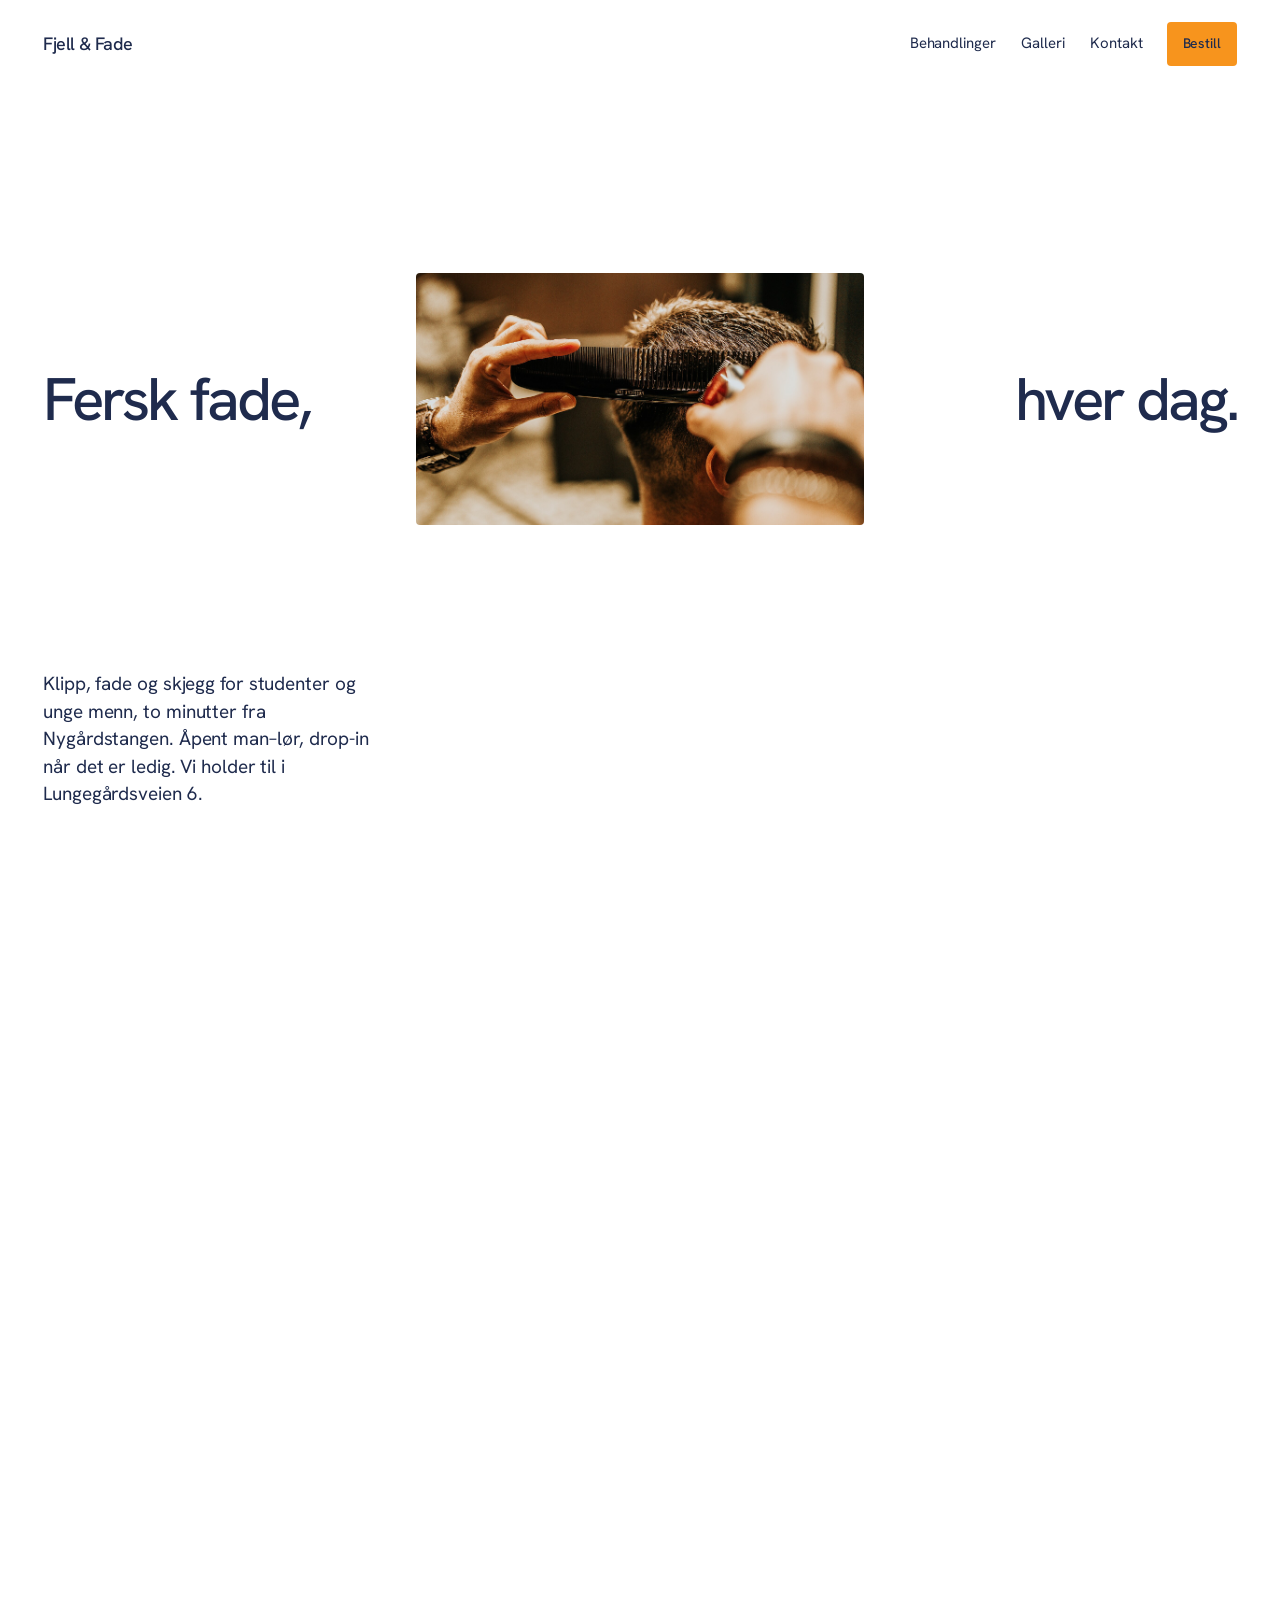
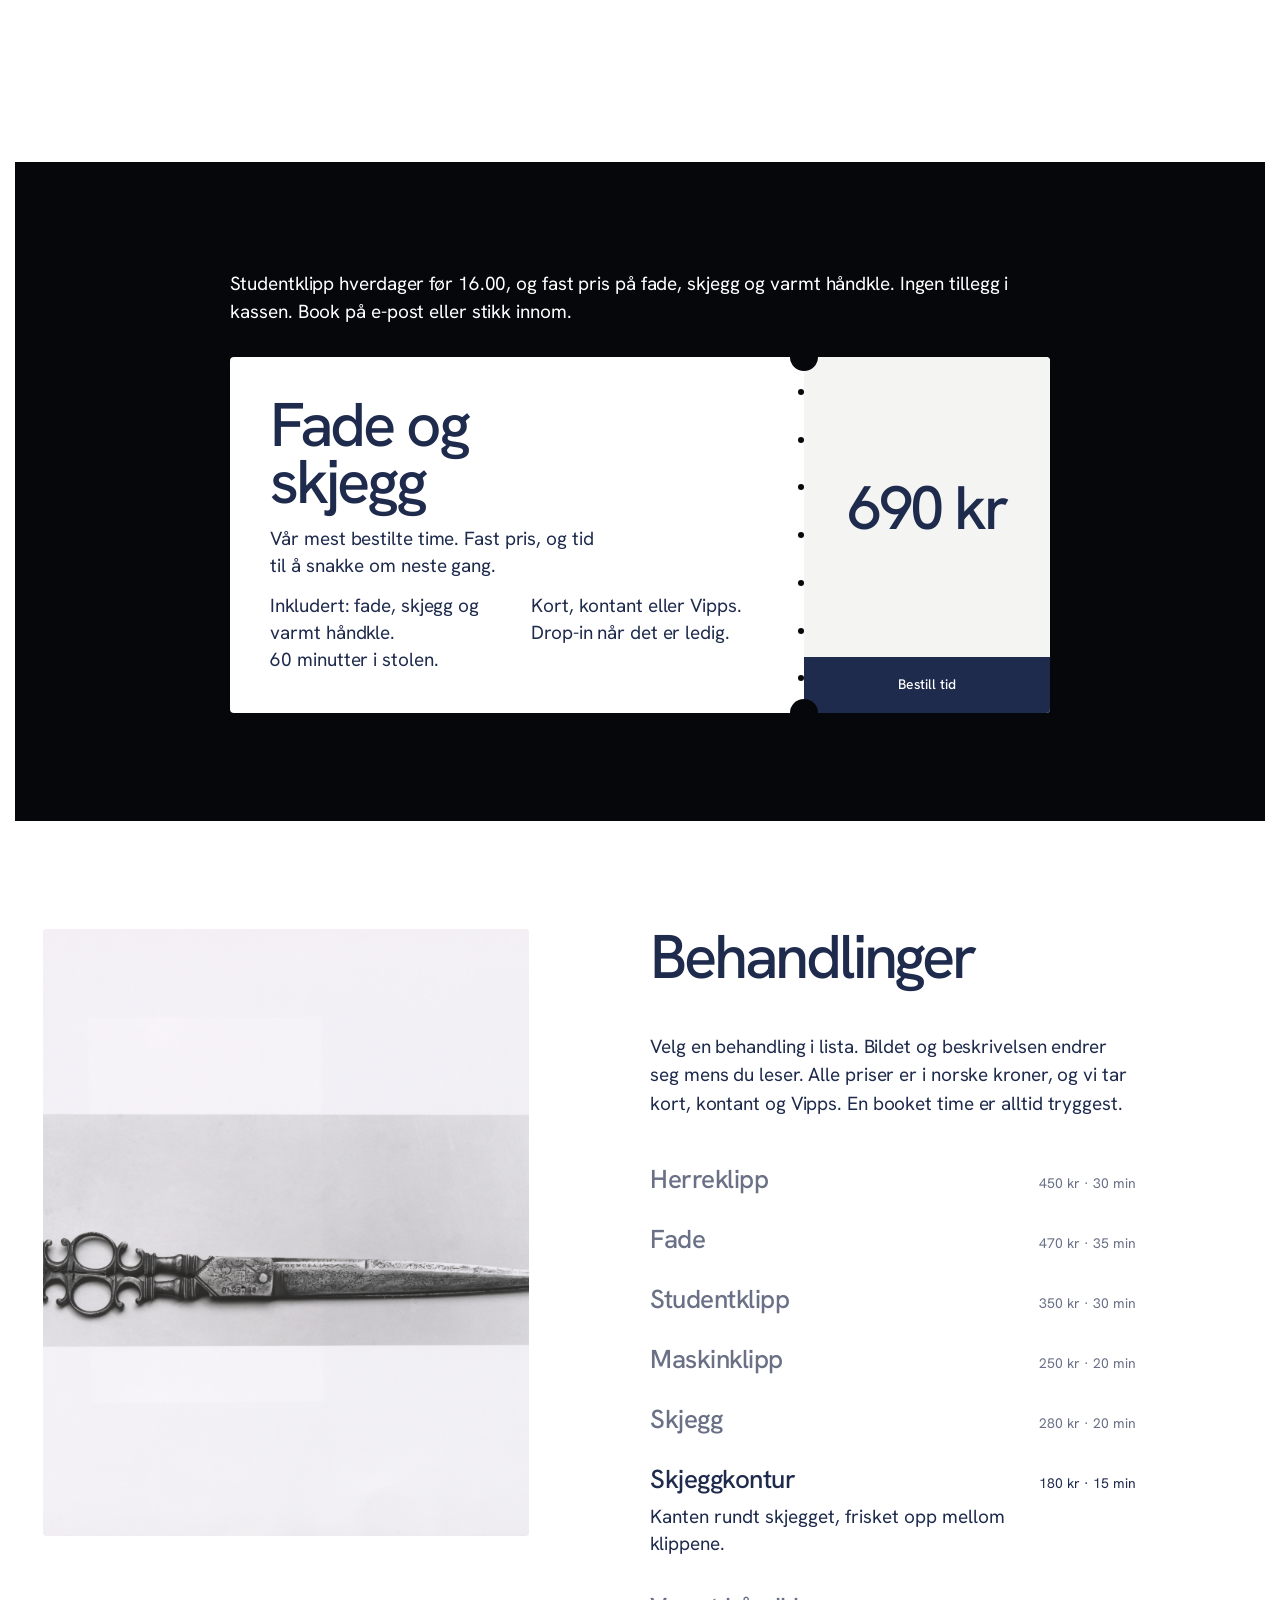
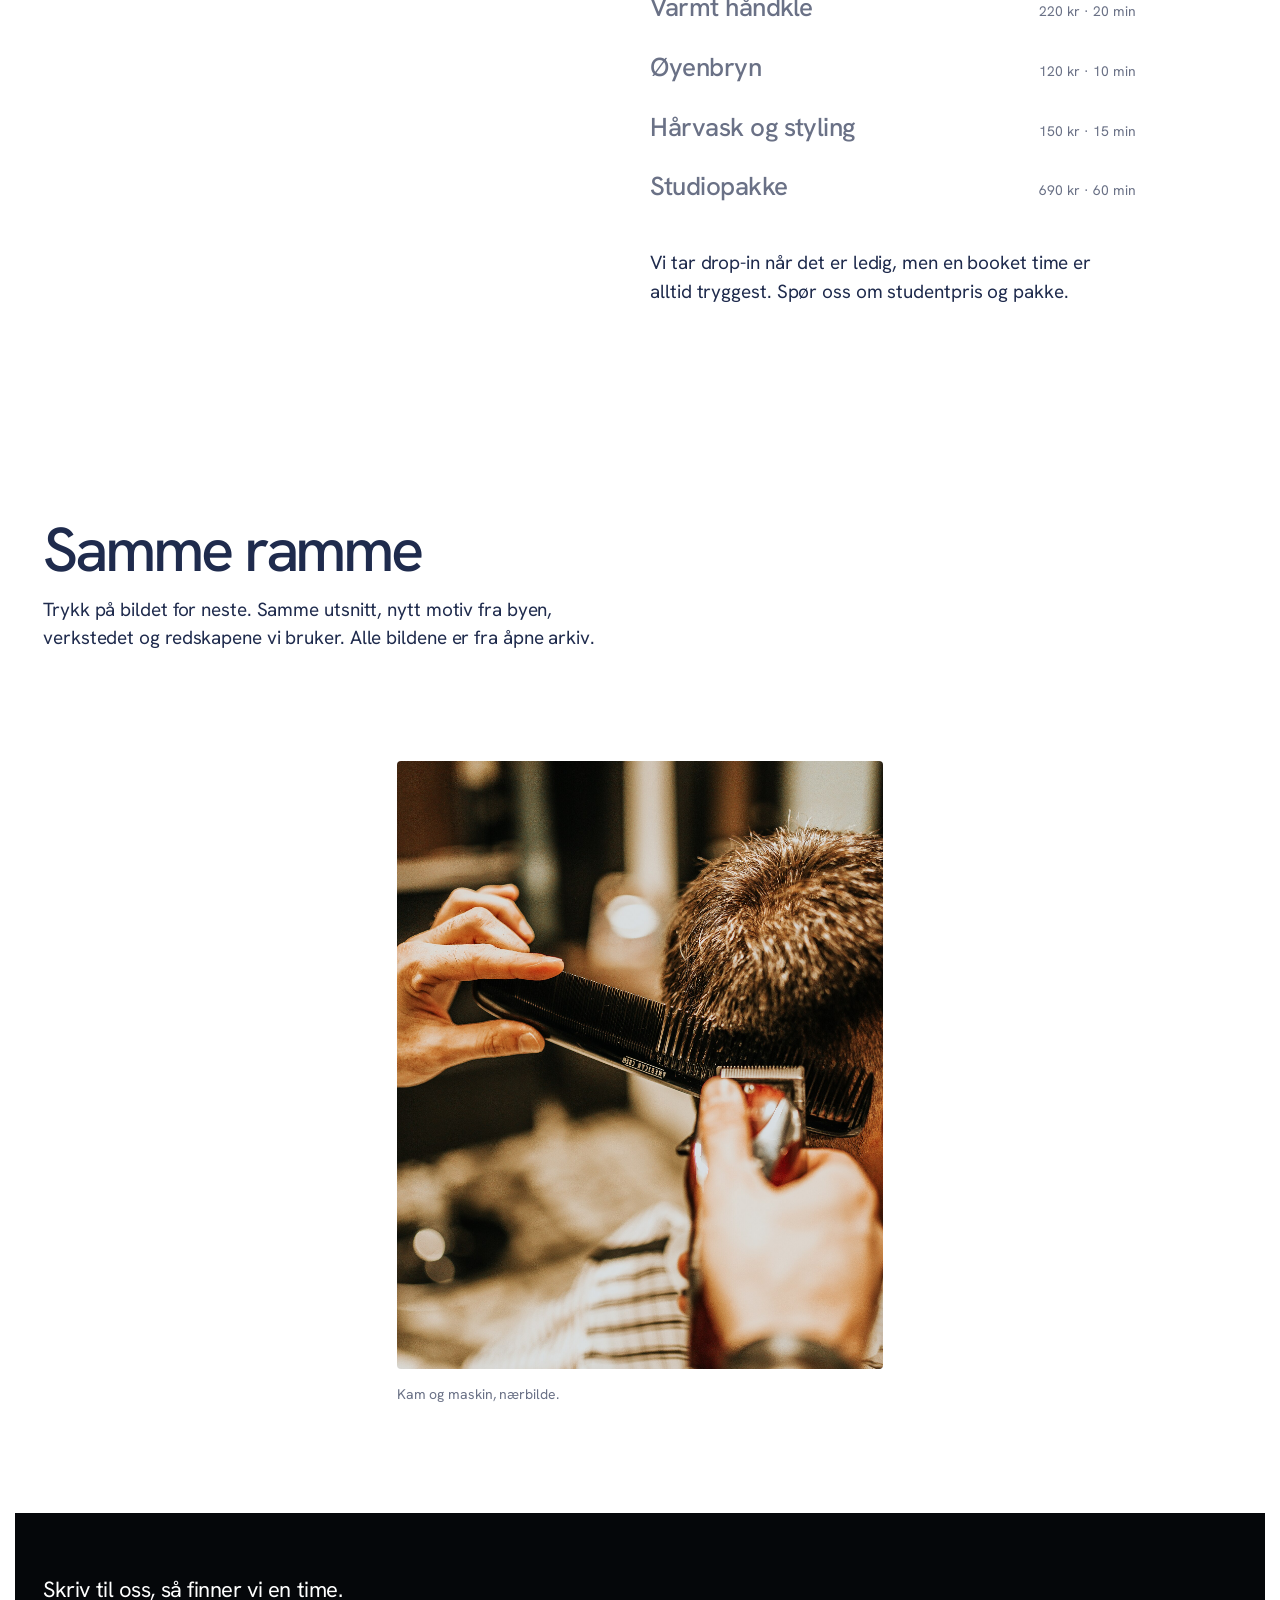
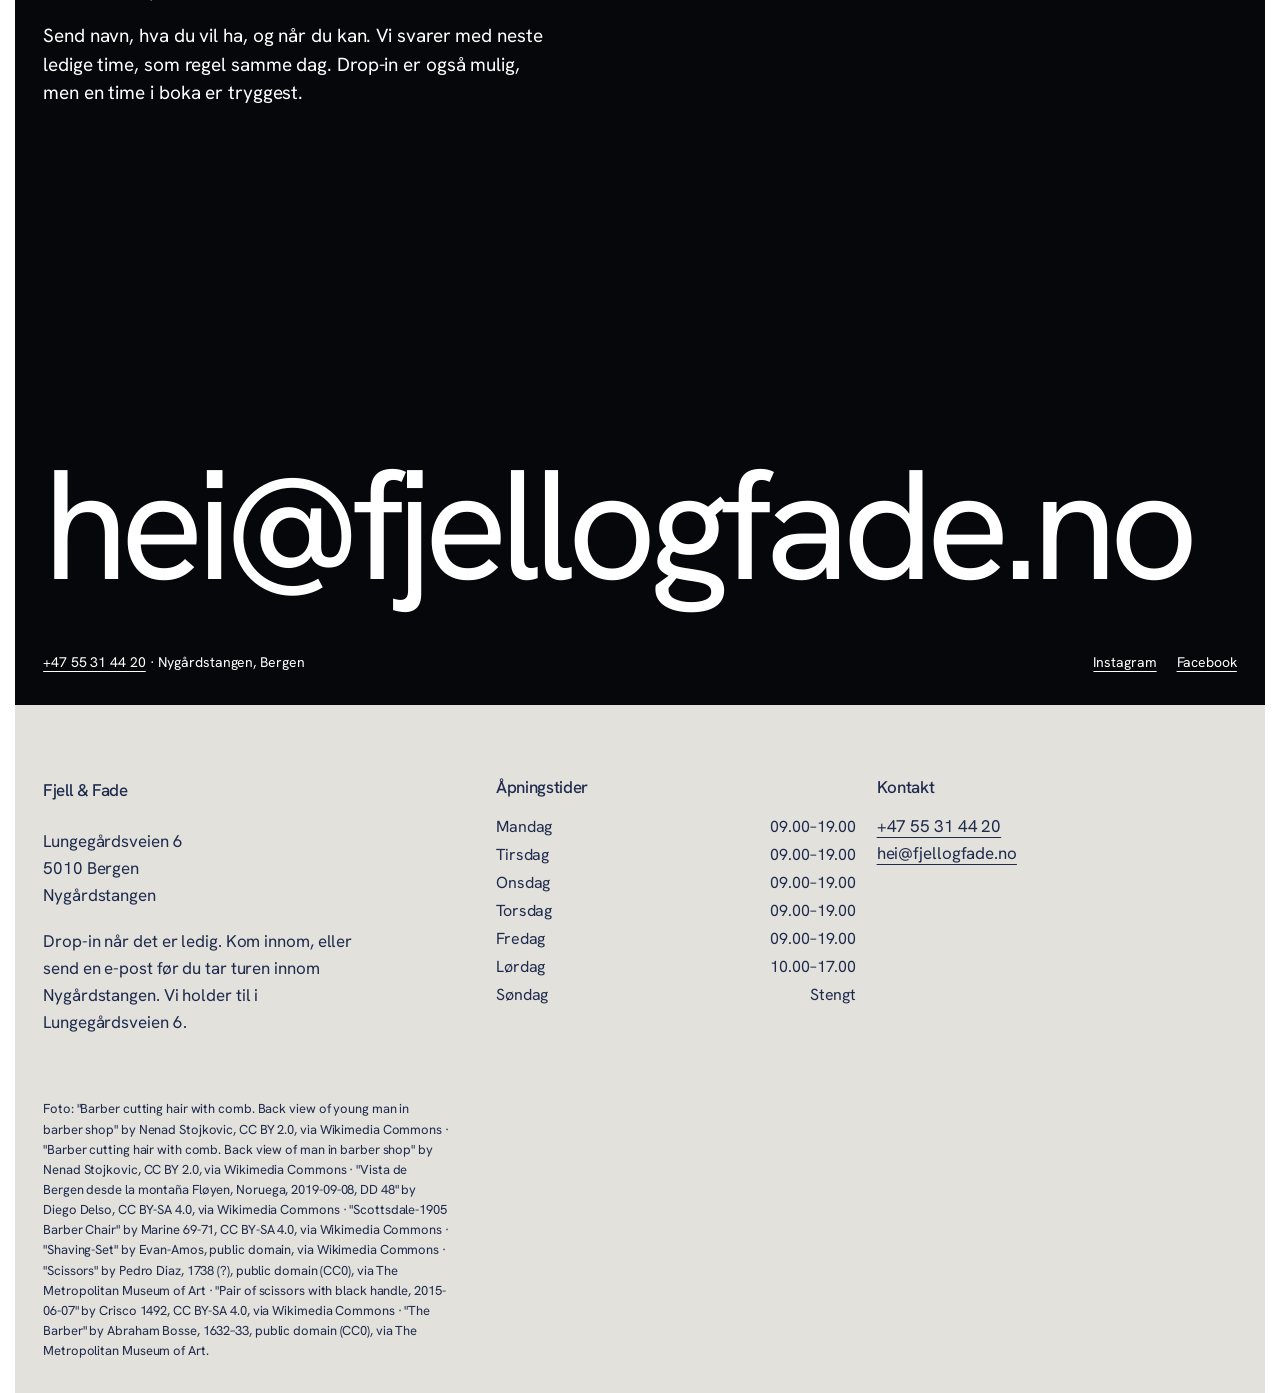
<file: 04-fjell-fade/index.html>
<!doctype html>
<html lang="nb">
<head>
<meta charset="utf-8">
<meta name="viewport" content="width=device-width,initial-scale=1">
<title>Fjell &amp; Fade · Bergen</title>
<meta name="description" content="Fjell &amp; Fade er en fade-studio ved Nygårdstangen i Bergen. Klipp, fade og skjegg for studenter og unge menn. Åpent man–lør, stengt søndag.">
<link rel="preconnect" href="https://fonts.googleapis.com">
<link rel="preconnect" href="https://fonts.gstatic.com" crossorigin>
<link href="https://fonts.googleapis.com/css2?family=Hanken+Grotesk:wght@400;500&display=swap" rel="stylesheet">
<link rel="stylesheet" href="style.css">
<script>document.documentElement.classList.add('js')</script>
</head>
<body id="topp">
  <a class="skip" href="#hoved">Til innholdet</a>

  <header class="site-header">
    <a class="brand" href="#topp">Fjell &amp; Fade</a>
    <nav class="site-nav" aria-label="Hoved">
      <a href="#behandlinger">Behandlinger</a>
      <a href="#galleri">Galleri</a>
      <a href="#kontakt">Kontakt</a>
    </nav>
    <a class="btn btn--small" href="mailto:hei@fjellogfade.no?subject=Bestilling%20av%20time">Bestill</a>
  </header>

  <main id="hoved">

    <div class="hero-run">
    <section class="hero" aria-labelledby="hero-t">
      <h1 class="hero__statement" id="hero-t">
        <span class="hero__half hero__half--a">Fersk fade,</span>
        <span class="hero__reel" aria-hidden="true">
          <span class="hero__reel-window">
            <span class="hero__reel-track">
              <span class="hero__frame">
                <img src="../assets/img/barber-cutting-hair-with-comb-back-view.jpg" alt="Nærbilde av en kam og en maskin i håret på en kunde." width="1600" height="900" decoding="async">
              </span>
              <span class="hero__frame">
                <img src="../assets/img/vista-de-bergen-desde-la-montana-fl.jpg" alt="Utsikt over Bergen og fjellene fra Fløyen." width="1600" height="900" loading="lazy" decoding="async">
              </span>
              <span class="hero__frame">
                <img src="../assets/img/barber-cutting-hair-with-comb-back-view-2.jpg" alt="Barber som klipper håret med kam og maskin, bakfra." width="1600" height="900" loading="lazy" decoding="async">
              </span>
              <span class="hero__frame">
                <img src="../assets/img/scottsdale-1905-barber-chair.jpg" alt="Barberstol i skinn og tre fra 1905." width="1600" height="900" loading="lazy" decoding="async">
              </span>
            </span>
          </span>
        </span>
        <span class="hero__half hero__half--b">hver dag.</span>
      </h1>
      <p class="hero__support">Klipp, fade og skjegg for studenter og unge menn, to minutter fra Nygårdstangen. Åpent man–lør, drop-in når det er ledig. Vi holder til i Lungegårdsveien 6.</p>
    </section>
    </div>

    <section class="ticket-section" aria-labelledby="ticket-t">
      <p class="ticket-section__intro" data-reveal>Studentklipp hverdager før 16.00, og fast pris på fade, skjegg og varmt håndkle. Ingen tillegg i kassen. Book på e-post eller stikk innom.</p>
      <div class="ticket">
        <div class="ticket__main" data-reveal>
          <div class="ticket__top">
            <h2 id="ticket-t">Fade og skjegg</h2>
            <p class="ticket__lead">Vår mest bestilte time. Fast pris, og tid til å snakke om neste gang.</p>
          </div>
          <div class="ticket__notes">
            <div>
              <p>Inkludert: fade, skjegg og varmt håndkle.</p>
              <p>60 minutter i stolen.</p>
            </div>
            <div>
              <p>Kort, kontant eller Vipps.</p>
              <p>Drop-in når det er ledig.</p>
            </div>
          </div>
        </div>
        <div class="ticket__stub" data-reveal>
          <span class="ticket__notch ticket__notch--top" aria-hidden="true"></span>
          <span class="ticket__notch ticket__notch--bottom" aria-hidden="true"></span>
          <span class="ticket__perf" aria-hidden="true">
            <span></span><span></span><span></span><span></span><span></span><span></span><span></span>
          </span>
          <p class="ticket__price">690 kr</p>
          <a class="btn btn--bar" href="mailto:hei@fjellogfade.no?subject=Bestilling%20av%20fade%20og%20skjegg">Bestill tid</a>
        </div>
      </div>
    </section>

    <section class="list" id="behandlinger" aria-labelledby="list-t">
      <div class="list__grid">
        <h2 id="list-t" class="list__title" data-reveal>Behandlinger</h2>
        <div class="list__media" aria-hidden="true" data-reveal>
          <figure class="list__shot is-active" data-shot="0">
            <img src="../assets/img/barber-cutting-hair-with-comb-back-view-2.jpg" alt="Barber som klipper håret med kam og maskin." width="1200" height="1500" loading="lazy" decoding="async">
          </figure>
          <figure class="list__shot" data-shot="1">
            <img src="../assets/img/barber-cutting-hair-with-comb-back-view.jpg" alt="Nærbilde av en kam og en maskin i håret på en kunde." width="1200" height="1500" loading="lazy" decoding="async">
          </figure>
          <figure class="list__shot" data-shot="2">
            <img src="../assets/img/scottsdale-1905-barber-chair.jpg" alt="Barberstol i skinn og tre fra 1905." width="1200" height="1500" loading="lazy" decoding="async">
          </figure>
          <figure class="list__shot" data-shot="3">
            <img src="../assets/img/shaving-set.jpg" alt="Barberhøvel, kost og stål på en holder." width="1200" height="1500" loading="lazy" decoding="async">
          </figure>
          <figure class="list__shot" data-shot="4">
            <img src="../assets/img/the-barber.jpg" alt="Gammelt stikk som viser en barber som barberer en kunde." width="1200" height="1500" loading="lazy" decoding="async">
          </figure>
          <figure class="list__shot" data-shot="5">
            <img src="../assets/img/scissors.jpg" alt="Gammel, utsmykket saks fra 1700-tallet." width="1200" height="1500" loading="lazy" decoding="async">
          </figure>
        </div>

        <div class="list__col">
          <p class="list__intro" data-reveal>Velg en behandling i lista. Bildet og beskrivelsen endrer seg mens du leser. Alle priser er i norske kroner, og vi tar kort, kontant og Vipps. En booket time er alltid tryggest.</p>
          <ul class="services">
            <li data-reveal>
              <button class="service is-active" type="button" aria-pressed="true" data-shot="0">
                <span class="service__row"><span class="service__name">Herreklipp</span><span class="service__meta">450 kr · 30 min</span></span>
                <span class="service__desc">Saks og maskin, vasket og stylet. Vi tar tiden det tar, uten å ta en time.</span>
              </button>
            </li>
            <li data-reveal>
              <button class="service" type="button" aria-pressed="false" data-shot="1">
                <span class="service__row"><span class="service__name">Fade</span><span class="service__meta">470 kr · 35 min</span></span>
                <span class="service__desc">Skin fade, taper eller low fade. Kniv og maskin, skarp kant.</span>
              </button>
            </li>
            <li data-reveal>
              <button class="service" type="button" aria-pressed="false" data-shot="2">
                <span class="service__row"><span class="service__name">Studentklipp</span><span class="service__meta">350 kr · 30 min</span></span>
                <span class="service__desc">Mot studentbevis. Hverdager til 16.00, ellers full pris.</span>
              </button>
            </li>
            <li data-reveal>
              <button class="service" type="button" aria-pressed="false" data-shot="1">
                <span class="service__row"><span class="service__name">Maskinklipp</span><span class="service__meta">250 kr · 20 min</span></span>
                <span class="service__desc">Én lengde over hele hodet. Raskeste vei tilbake til hverdagen.</span>
              </button>
            </li>
            <li data-reveal>
              <button class="service" type="button" aria-pressed="false" data-shot="3">
                <span class="service__row"><span class="service__name">Skjegg</span><span class="service__meta">280 kr · 20 min</span></span>
                <span class="service__desc">Kniv, varmt håndkle og olje. Vi former kanten etter ansiktet.</span>
              </button>
            </li>
            <li data-reveal>
              <button class="service" type="button" aria-pressed="false" data-shot="5">
                <span class="service__row"><span class="service__name">Skjeggkontur</span><span class="service__meta">180 kr · 15 min</span></span>
                <span class="service__desc">Kanten rundt skjegget, frisket opp mellom klippene.</span>
              </button>
            </li>
            <li data-reveal>
              <button class="service" type="button" aria-pressed="false" data-shot="4">
                <span class="service__row"><span class="service__name">Varmt håndkle</span><span class="service__meta">220 kr · 20 min</span></span>
                <span class="service__desc">Barbering med kniv, damp og olje. Rolig time, tett barbering.</span>
              </button>
            </li>
            <li data-reveal>
              <button class="service" type="button" aria-pressed="false" data-shot="1">
                <span class="service__row"><span class="service__name">Øyenbryn</span><span class="service__meta">120 kr · 10 min</span></span>
                <span class="service__desc">Napping og form. Vi tar det med klippen om du vil.</span>
              </button>
            </li>
            <li data-reveal>
              <button class="service" type="button" aria-pressed="false" data-shot="3">
                <span class="service__row"><span class="service__name">Hårvask og styling</span><span class="service__meta">150 kr · 15 min</span></span>
                <span class="service__desc">Vask og styling når du bare trenger å se ferdig ut.</span>
              </button>
            </li>
            <li data-reveal>
              <button class="service" type="button" aria-pressed="false" data-shot="0">
                <span class="service__row"><span class="service__name">Studiopakke</span><span class="service__meta">690 kr · 60 min</span></span>
                <span class="service__desc">Fade, skjegg og varmt håndkle. Vår faste pakke, 60 minutter.</span>
              </button>
            </li>
          </ul>
          <p class="list__note">Vi tar drop-in når det er ledig, men en booket time er alltid tryggest. Spør oss om studentpris og pakke.</p>
        </div>
      </div>
    </section>

    <section class="gallery" id="galleri" aria-labelledby="gal-t">
      <h2 id="gal-t" data-reveal>Samme ramme</h2>
      <p class="gallery__intro" data-reveal>Trykk på bildet for neste. Samme utsnitt, nytt motiv fra byen, verkstedet og redskapene vi bruker. Alle bildene er fra åpne arkiv.</p>
      <div class="gallery__stage" data-reveal role="button" tabindex="0" aria-label="Vis neste bilde" data-gallery>
        <figure class="gallery__slide is-active">
          <img src="../assets/img/barber-cutting-hair-with-comb-back-view-2.jpg" alt="Barber som klipper håret med kam og maskin, bakfra." width="1200" height="1500" loading="lazy" decoding="async">
          <figcaption>Kam og maskin, nærbilde.</figcaption>
        </figure>
        <figure class="gallery__slide">
          <img src="../assets/img/scottsdale-1905-barber-chair.jpg" alt="Barberstol i skinn og tre fra 1905." width="1200" height="1500" loading="lazy" decoding="async">
          <figcaption>Barberstol, 1905.</figcaption>
        </figure>
        <figure class="gallery__slide">
          <img src="../assets/img/shaving-set.jpg" alt="Barberhøvel, kost og stål på en holder." width="1200" height="1500" loading="lazy" decoding="async">
          <figcaption>Barberhøvel og kost.</figcaption>
        </figure>
        <figure class="gallery__slide">
          <img src="../assets/img/scissors.jpg" alt="Gammel, utsmykket saks fra 1700-tallet." width="1200" height="1500" loading="lazy" decoding="async">
          <figcaption>Saks, 1700-tallet.</figcaption>
        </figure>
        <figure class="gallery__slide">
          <img src="../assets/img/pair-of-scissors-with-black-handle-2015.jpg" alt="Saks med svart håndtak på hvit bakgrunn." width="1200" height="1500" loading="lazy" decoding="async">
          <figcaption>Saks med svart håndtak.</figcaption>
        </figure>
        <figure class="gallery__slide">
          <img src="../assets/img/the-barber.jpg" alt="Gammelt stikk som viser en barber som barberer en kunde." width="1200" height="1500" loading="lazy" decoding="async">
          <figcaption>«The Barber», Abraham Bosse, 1632–33.</figcaption>
        </figure>
      </div>
    </section>

    <section class="contact" id="kontakt" aria-labelledby="kontakt-t">
      <h2 id="kontakt-t" data-reveal>Skriv til oss, så finner vi en time.</h2>
      <p class="contact__lede" data-reveal>Send navn, hva du vil ha, og når du kan. Vi svarer med neste ledige time, som regel samme dag. Drop-in er også mulig, men en time i boka er tryggest.</p>
      <p class="contact__email" data-reveal><a href="mailto:hei@fjellogfade.no"><span class="email-at">hei@</span><span class="email-host">fjellogfade.no</span></a></p>
      <div class="contact__bottom" data-reveal>
        <p class="contact__where"><a href="tel:+4755314420">+47 55 31 44 20</a><span aria-hidden="true"> · </span>Nygårdstangen, Bergen</p>
        <p class="contact__social"><a href="https://www.instagram.com/fjellogfade/" rel="noopener noreferrer">Instagram</a><a href="https://www.facebook.com/fjellogfade" rel="noopener noreferrer">Facebook</a></p>
      </div>
    </section>

  </main>

  <footer class="site-footer">
    <div class="footer__grid">
      <div class="footer__col">
        <p class="footer__brand">Fjell &amp; Fade</p>
        <address>Lungegårdsveien 6<br>5010 Bergen<br>Nygårdstangen</address>
        <p class="footer__note">Drop-in når det er ledig. Kom innom, eller send en e-post før du tar turen innom Nygårdstangen. Vi holder til i Lungegårdsveien 6.</p>
      </div>
      <div class="footer__col">
        <h2>Åpningstider</h2>
        <dl class="hours">
          <div><dt>Mandag</dt><dd>09.00–19.00</dd></div>
          <div><dt>Tirsdag</dt><dd>09.00–19.00</dd></div>
          <div><dt>Onsdag</dt><dd>09.00–19.00</dd></div>
          <div><dt>Torsdag</dt><dd>09.00–19.00</dd></div>
          <div><dt>Fredag</dt><dd>09.00–19.00</dd></div>
          <div><dt>Lørdag</dt><dd>10.00–17.00</dd></div>
          <div><dt>Søndag</dt><dd>Stengt</dd></div>
        </dl>
      </div>
      <div class="footer__col">
        <h2>Kontakt</h2>
        <p><a href="tel:+4755314420">+47 55 31 44 20</a></p>
        <p><a href="mailto:hei@fjellogfade.no">hei@fjellogfade.no</a></p>
      </div>
    </div>
    <p class="credits">Foto: "Barber cutting hair with comb. Back view of young man in barber shop" by Nenad Stojkovic, CC BY 2.0, via Wikimedia Commons · "Barber cutting hair with comb. Back view of man in barber shop" by Nenad Stojkovic, CC BY 2.0, via Wikimedia Commons · "Vista de Bergen desde la montaña Fløyen, Noruega, 2019-09-08, DD 48" by Diego Delso, CC BY-SA 4.0, via Wikimedia Commons · "Scottsdale-1905 Barber Chair" by Marine 69-71, CC BY-SA 4.0, via Wikimedia Commons · "Shaving-Set" by Evan-Amos, public domain, via Wikimedia Commons · "Scissors" by Pedro Diaz, 1738 (?), public domain (CC0), via The Metropolitan Museum of Art · "Pair of scissors with black handle, 2015-06-07" by Crisco 1492, CC BY-SA 4.0, via Wikimedia Commons · "The Barber" by Abraham Bosse, 1632–33, public domain (CC0), via The Metropolitan Museum of Art.</p>
  </footer>

  <script src="script.js" defer></script>
</body>
</html>
</file>
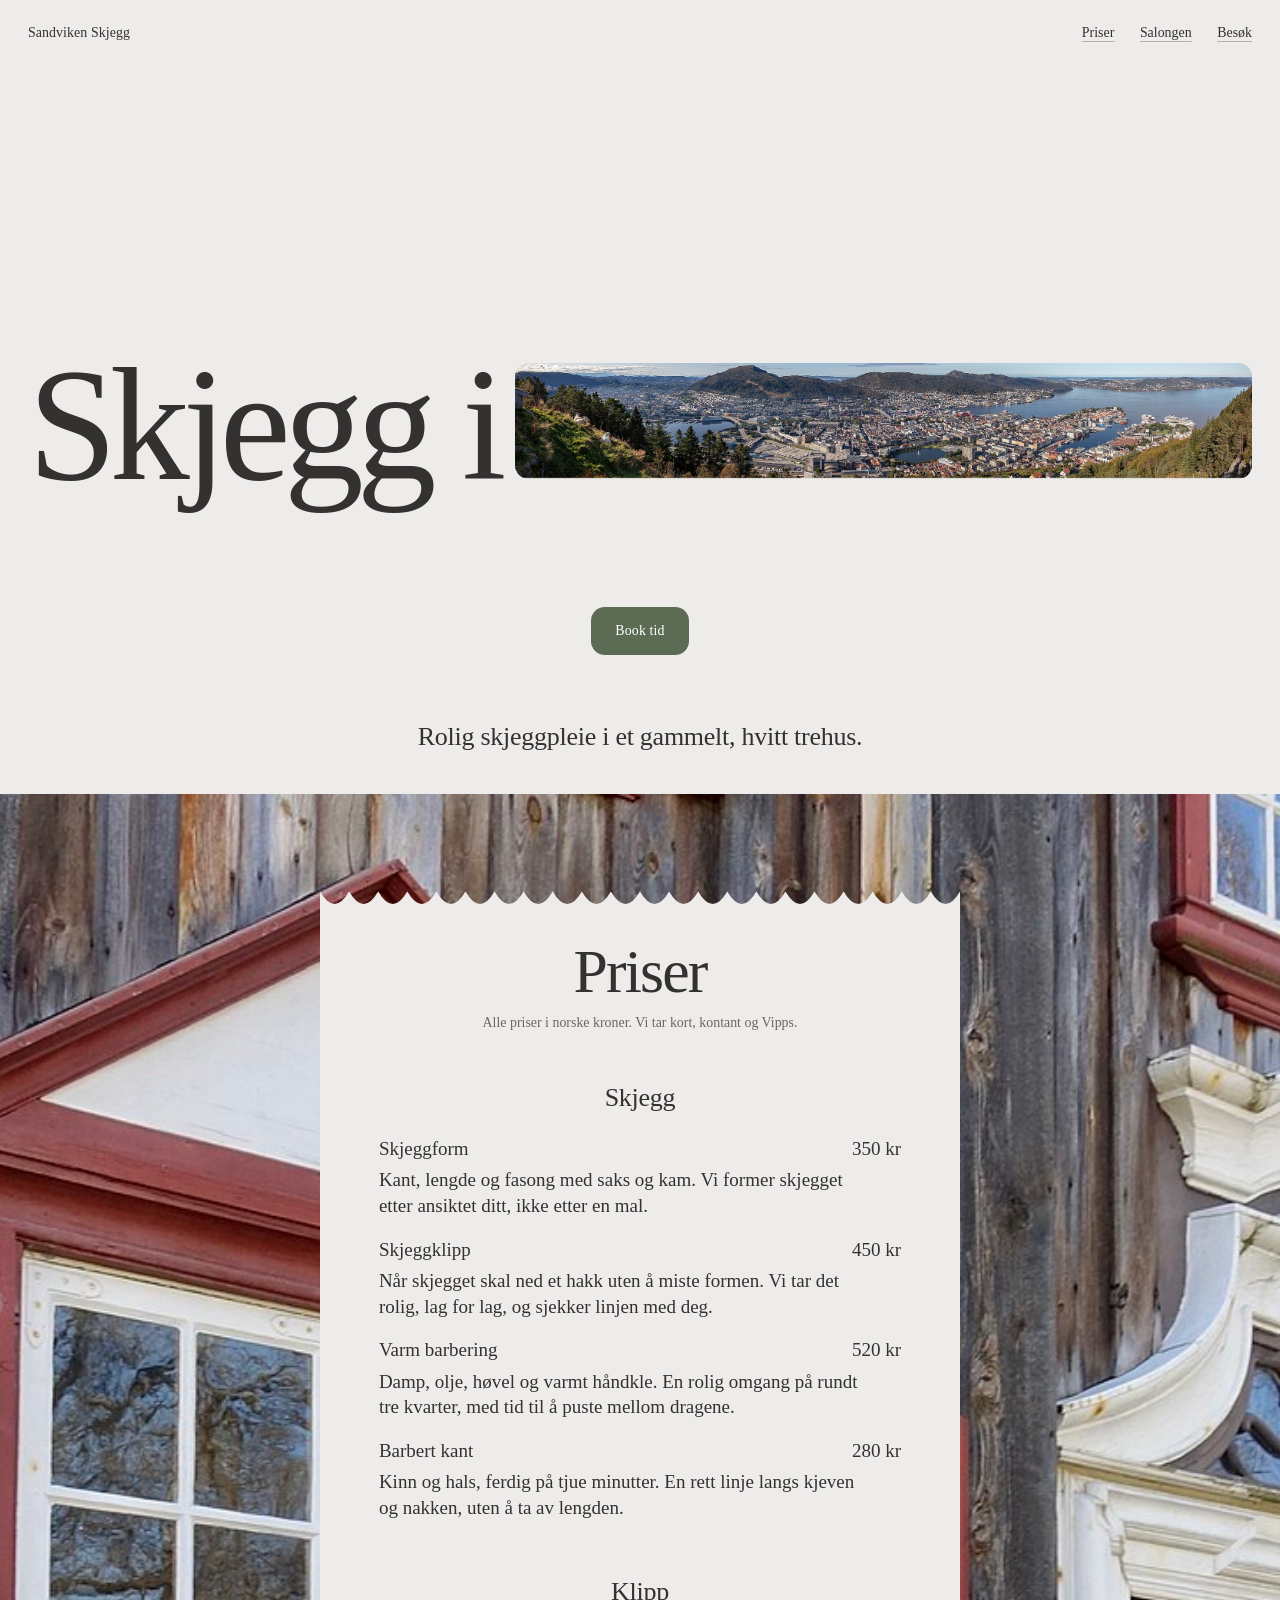
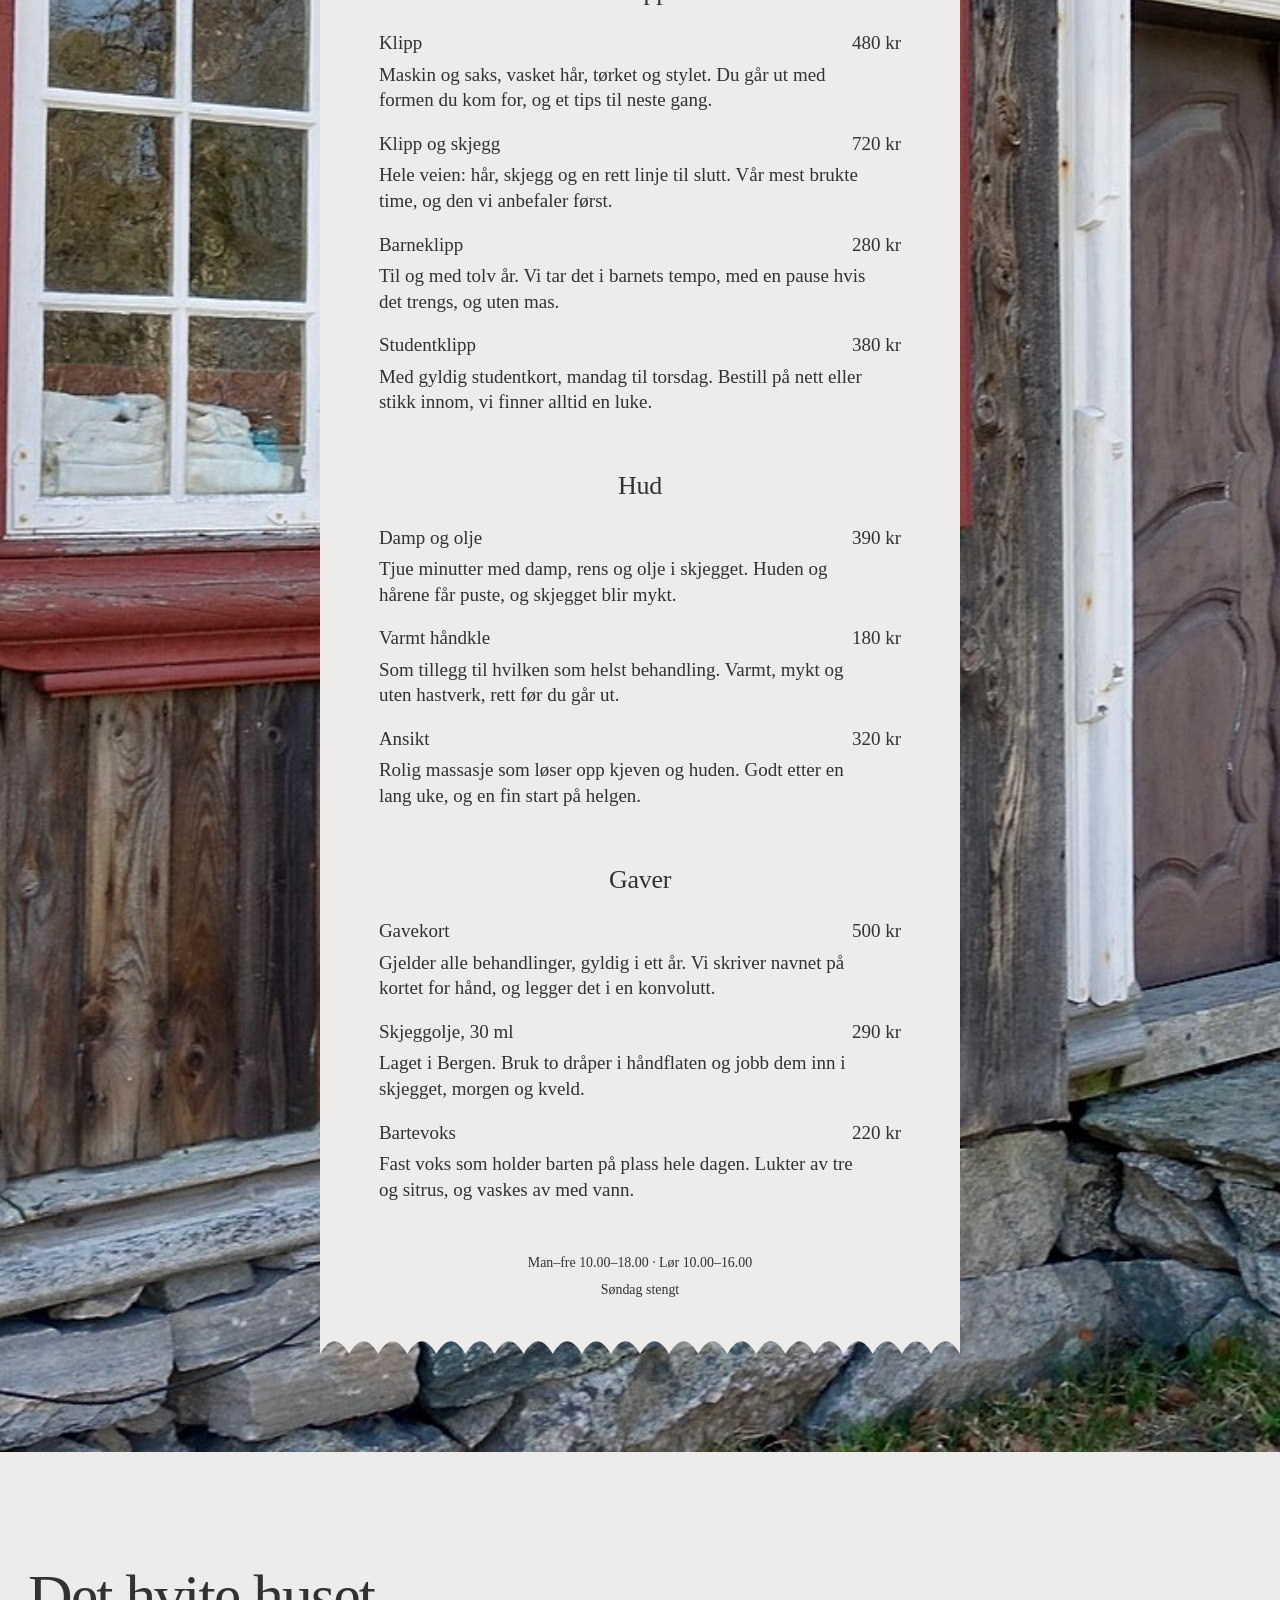
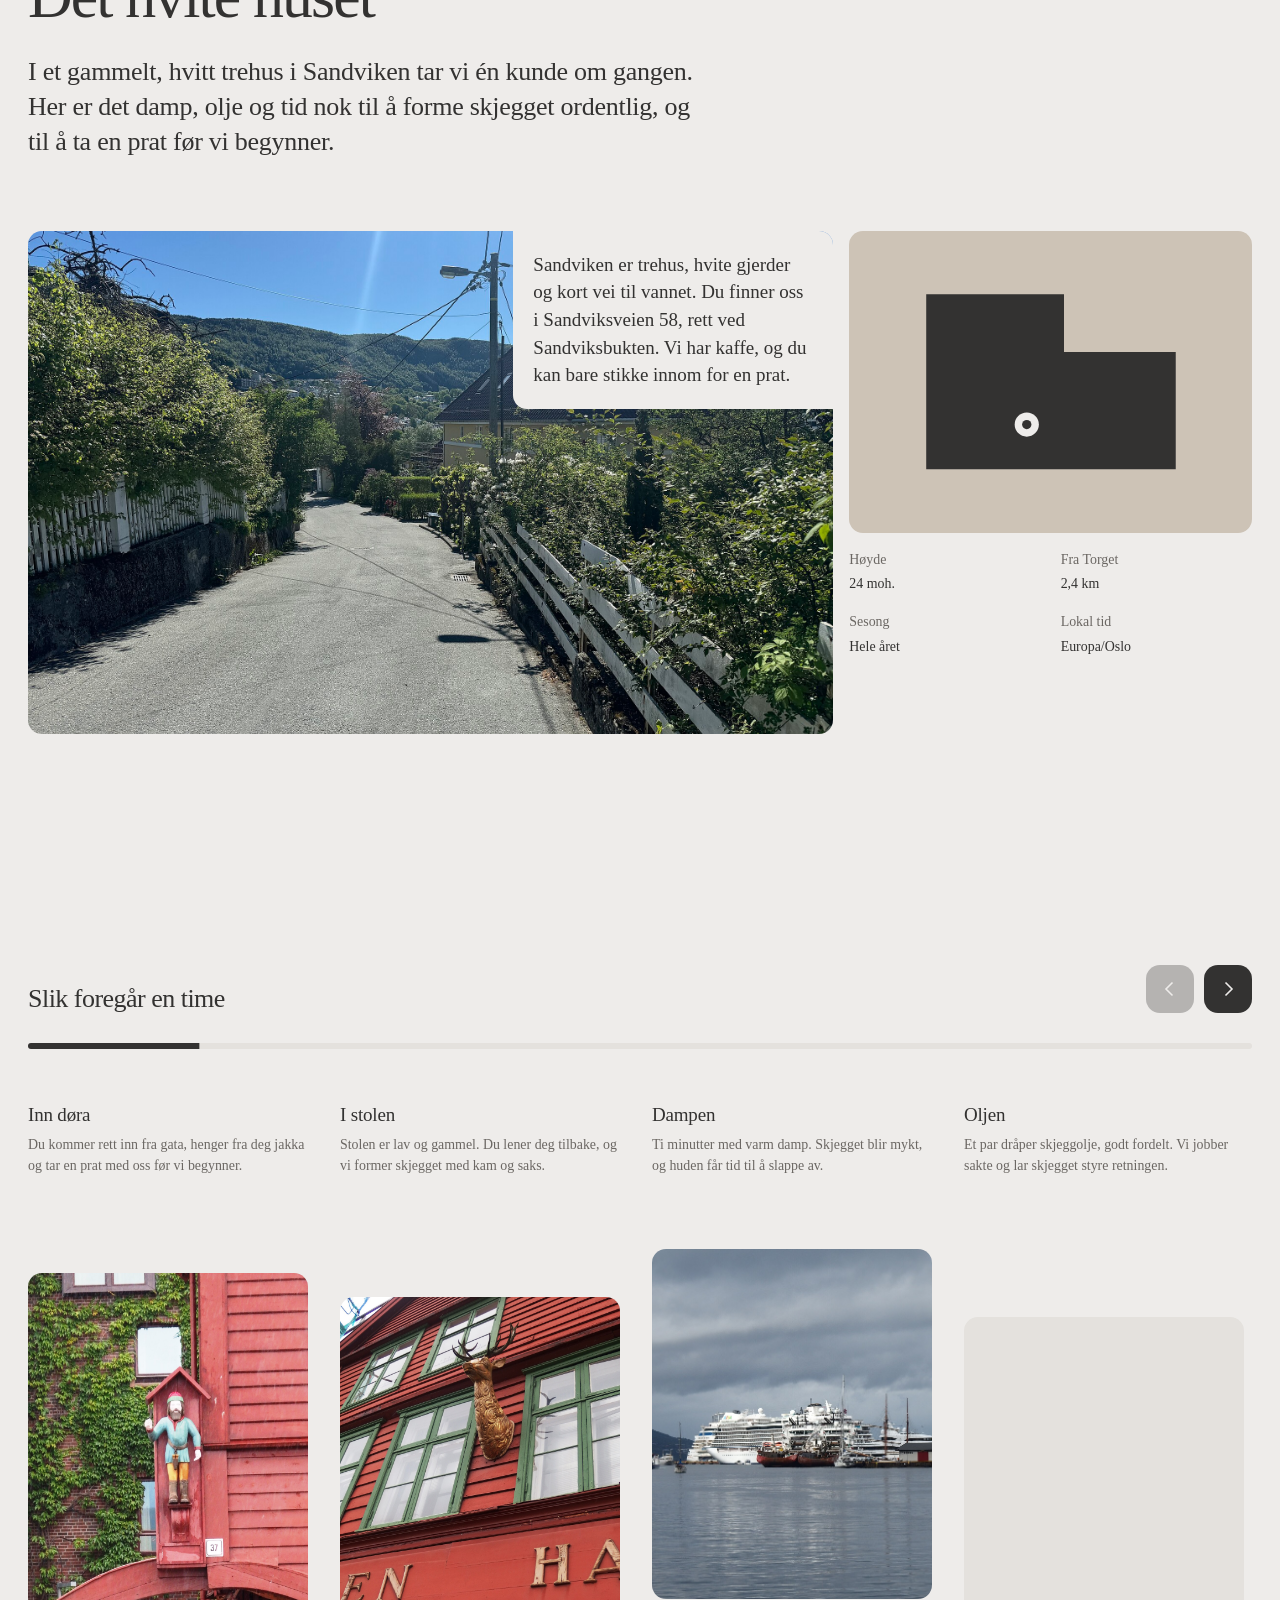
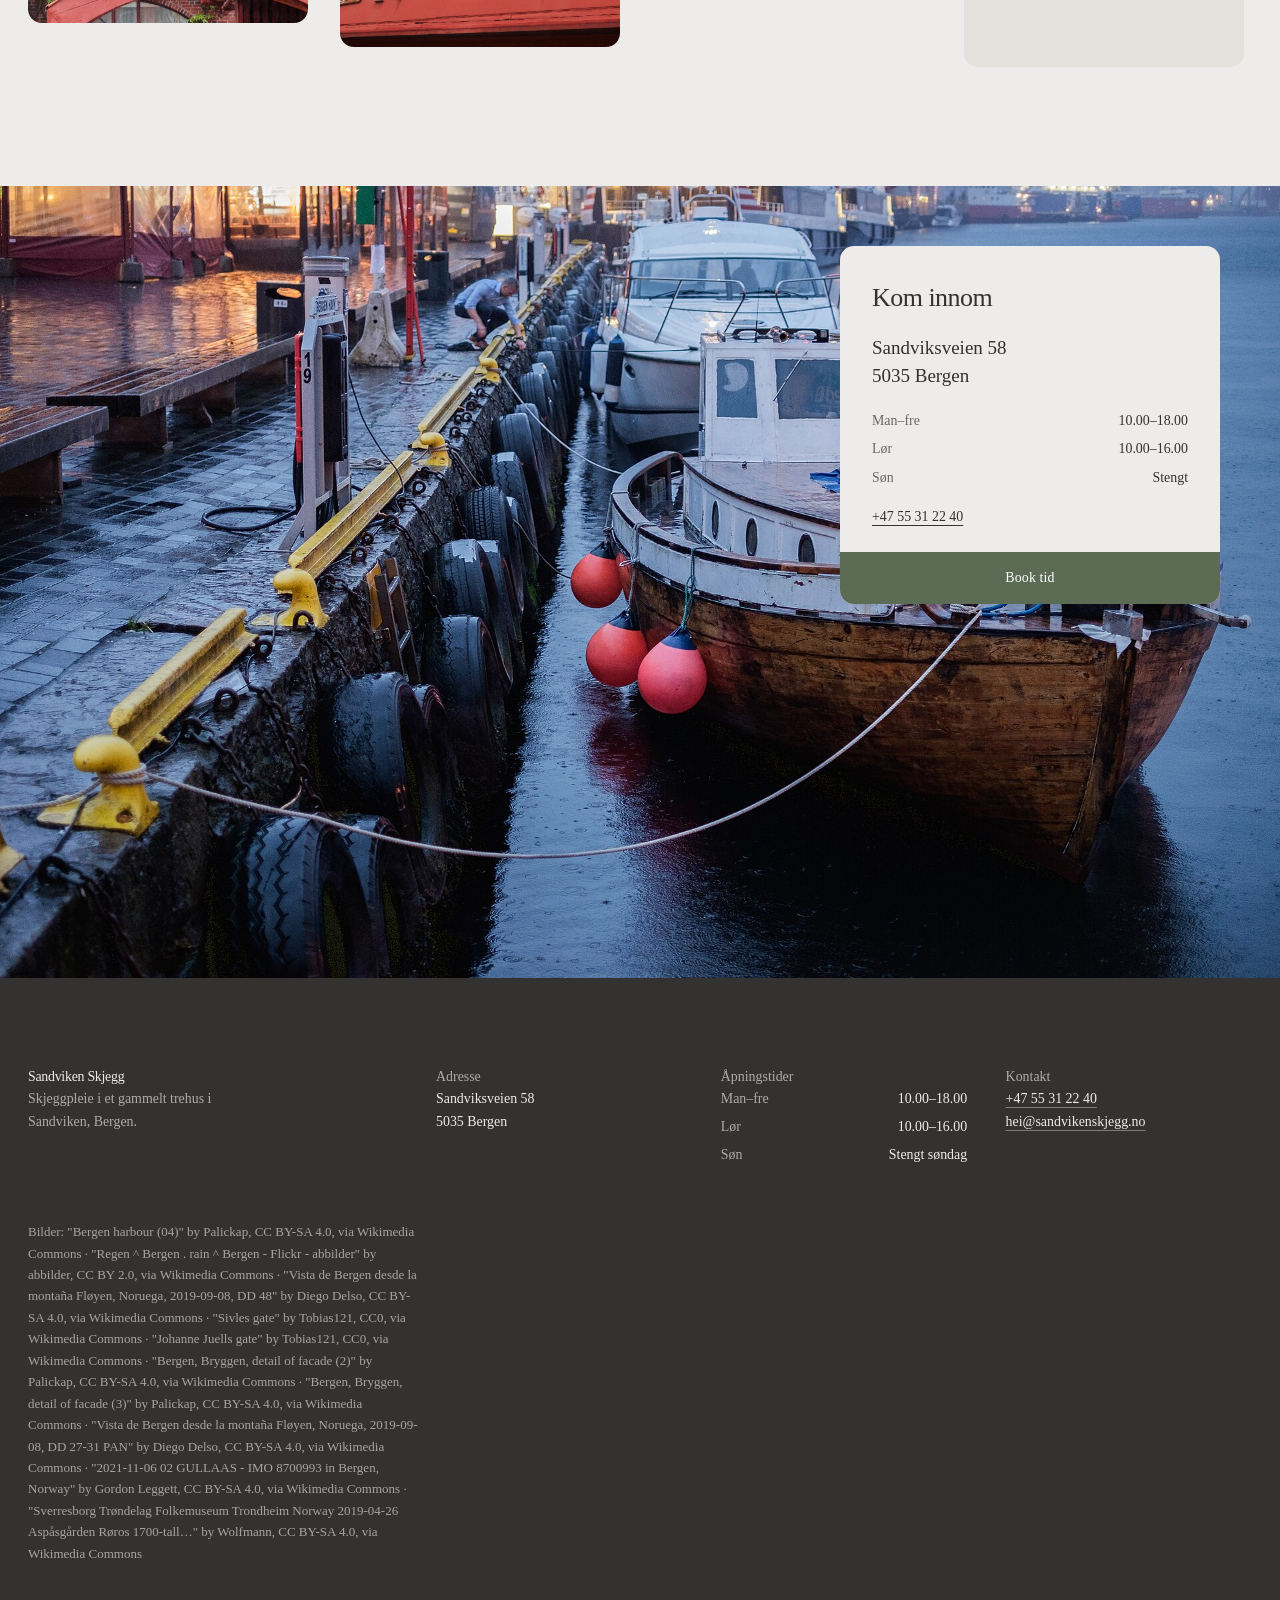
<file: 05-sandviken-skjegg/index.html>
<!DOCTYPE html>
<html lang="nb">
<head>
  <meta charset="utf-8">
  <meta name="viewport" content="width=device-width, initial-scale=1">
  <title>Sandviken Skjegg — skjeggpleie i Bergen</title>
  <meta name="description" content="Sandviken Skjegg holder til i Sandviksveien 58 i Bergen. Rolig skjeggpleie, varm barbering og klipp. Åpent mandag til lørdag, stengt søndag.">
  <meta name="theme-color" content="#eeecea">
  <link rel="preconnect" href="https://api.fontshare.com">
  <link rel="preconnect" href="https://cdn.fontshare.com" crossorigin>
  <link rel="stylesheet" href="https://api.fontshare.com/v2/css?f[]=sentient@300,400,500&display=swap">
  <link rel="stylesheet" href="style.css">
  <script src="script.js" defer></script>
</head>
<body>
  <a class="skip" href="#hoved">Til innholdet</a>

  <svg width="0" height="0" aria-hidden="true" focusable="false" style="position:absolute">
    <defs>
      <clipPath id="sheet-cuts" clipPathUnits="objectBoundingBox">
        <path d="M0,0.004 Q0.0227,0.016 0.0455,0.004 Q0.0682,0.016 0.0909,0.004 Q0.1136,0.016 0.1364,0.004 Q0.1591,0.016 0.1818,0.004 Q0.2045,0.016 0.2273,0.004 Q0.2500,0.016 0.2727,0.004 Q0.2955,0.016 0.3182,0.004 Q0.3409,0.016 0.3636,0.004 Q0.3864,0.016 0.4091,0.004 Q0.4318,0.016 0.4545,0.004 Q0.4773,0.016 0.5000,0.004 Q0.5227,0.016 0.5455,0.004 Q0.5682,0.016 0.5909,0.004 Q0.6136,0.016 0.6364,0.004 Q0.6591,0.016 0.6818,0.004 Q0.7045,0.016 0.7273,0.004 Q0.7500,0.016 0.7727,0.004 Q0.7955,0.016 0.8182,0.004 Q0.8409,0.016 0.8636,0.004 Q0.8864,0.016 0.9091,0.004 Q0.9318,0.016 0.9545,0.004 Q0.9773,0.016 1.0000,0.004 L1,0.996 Q0.9773,0.984 0.9545,0.996 Q0.9318,0.984 0.9091,0.996 Q0.8864,0.984 0.8636,0.996 Q0.8409,0.984 0.8182,0.996 Q0.7955,0.984 0.7727,0.996 Q0.7500,0.984 0.7273,0.996 Q0.7045,0.984 0.6818,0.996 Q0.6591,0.984 0.6364,0.996 Q0.6136,0.984 0.5909,0.996 Q0.5682,0.984 0.5455,0.996 Q0.5227,0.984 0.5000,0.996 Q0.4773,0.984 0.4545,0.996 Q0.4318,0.984 0.4091,0.996 Q0.3864,0.984 0.3636,0.996 Q0.3409,0.984 0.3182,0.996 Q0.2955,0.984 0.2727,0.996 Q0.2500,0.984 0.2273,0.996 Q0.2045,0.984 0.1818,0.996 Q0.1591,0.984 0.1364,0.996 Q0.1136,0.984 0.0909,0.996 Q0.0682,0.984 0.0455,0.996 Q0.0227,0.984 0.0000,0.996 Z"/>
      </clipPath>
    </defs>
  </svg>

  <header class="site-head">
    <a class="site-head__brand" href="#hoved">Sandviken Skjegg</a>
    <nav class="site-nav" aria-label="Hoved">
      <a href="#priser">Priser</a>
      <a href="#salongen">Salongen</a>
      <a href="#besok">Besøk</a>
    </nav>
  </header>

  <main id="hoved">

    <section class="hero" aria-labelledby="hero-title">
      <div class="hero__sentence">
        <h1 class="hero__title" id="hero-title" aria-label="Skjegg i Sandviken">
          <span class="hero__words">Skjegg i</span>
          <span class="hero__place" aria-hidden="true">
            <img src="../assets/img/vista-de-bergen-desde-la-montana-fl-2.jpg" width="1920" height="444" alt="" loading="eager" decoding="async">
          </span>
          <span class="hero__place-word">Sandviken</span>
        </h1>
      </div>
      <div class="hero__actions">
        <a class="btn" href="mailto:hei@sandvikenskjegg.no?subject=Book%20tid%20hos%20Sandviken%20Skjegg">Book tid</a>
      </div>
      <p class="hero__support">Rolig skjeggpleie i et gammelt, hvitt trehus.</p>
    </section>

    <section class="menu" id="priser" aria-labelledby="menu-title">
      <div class="menu__band" aria-hidden="true">
        <img src="../assets/img/sverresborg-tr-ndelag-folkemuseum-trondheim-norway-2019.jpg" width="1920" height="1280" alt="" loading="lazy" decoding="async">
      </div>
      <div class="menu__sheet">
        <h2 class="menu__title" id="menu-title" data-reveal>Priser</h2>
        <p class="menu__note" data-reveal>Alle priser i norske kroner. Vi tar kort, kontant og Vipps.</p>

        <div class="menu__group" data-reveal>
          <h3>Skjegg</h3>
          <ul>
            <li>
              <div class="menu__line"><span class="menu__name">Skjeggform</span><span class="menu__price">350 kr</span></div>
              <p class="menu__desc">Kant, lengde og fasong med saks og kam. Vi former skjegget etter ansiktet ditt, ikke etter en mal.</p>
            </li>
            <li>
              <div class="menu__line"><span class="menu__name">Skjeggklipp</span><span class="menu__price">450 kr</span></div>
              <p class="menu__desc">Når skjegget skal ned et hakk uten å miste formen. Vi tar det rolig, lag for lag, og sjekker linjen med deg.</p>
            </li>
            <li>
              <div class="menu__line"><span class="menu__name">Varm barbering</span><span class="menu__price">520 kr</span></div>
              <p class="menu__desc">Damp, olje, høvel og varmt håndkle. En rolig omgang på rundt tre kvarter, med tid til å puste mellom dragene.</p>
            </li>
            <li>
              <div class="menu__line"><span class="menu__name">Barbert kant</span><span class="menu__price">280 kr</span></div>
              <p class="menu__desc">Kinn og hals, ferdig på tjue minutter. En rett linje langs kjeven og nakken, uten å ta av lengden.</p>
            </li>
          </ul>
        </div>

        <div class="menu__group" data-reveal>
          <h3>Klipp</h3>
          <ul>
            <li>
              <div class="menu__line"><span class="menu__name">Klipp</span><span class="menu__price">480 kr</span></div>
              <p class="menu__desc">Maskin og saks, vasket hår, tørket og stylet. Du går ut med formen du kom for, og et tips til neste gang.</p>
            </li>
            <li>
              <div class="menu__line"><span class="menu__name">Klipp og skjegg</span><span class="menu__price">720 kr</span></div>
              <p class="menu__desc">Hele veien: hår, skjegg og en rett linje til slutt. Vår mest brukte time, og den vi anbefaler først.</p>
            </li>
            <li>
              <div class="menu__line"><span class="menu__name">Barneklipp</span><span class="menu__price">280 kr</span></div>
              <p class="menu__desc">Til og med tolv år. Vi tar det i barnets tempo, med en pause hvis det trengs, og uten mas.</p>
            </li>
            <li>
              <div class="menu__line"><span class="menu__name">Studentklipp</span><span class="menu__price">380 kr</span></div>
              <p class="menu__desc">Med gyldig studentkort, mandag til torsdag. Bestill på nett eller stikk innom, vi finner alltid en luke.</p>
            </li>
          </ul>
        </div>

        <div class="menu__group" data-reveal>
          <h3>Hud</h3>
          <ul>
            <li>
              <div class="menu__line"><span class="menu__name">Damp og olje</span><span class="menu__price">390 kr</span></div>
              <p class="menu__desc">Tjue minutter med damp, rens og olje i skjegget. Huden og hårene får puste, og skjegget blir mykt.</p>
            </li>
            <li>
              <div class="menu__line"><span class="menu__name">Varmt håndkle</span><span class="menu__price">180 kr</span></div>
              <p class="menu__desc">Som tillegg til hvilken som helst behandling. Varmt, mykt og uten hastverk, rett før du går ut.</p>
            </li>
            <li>
              <div class="menu__line"><span class="menu__name">Ansikt</span><span class="menu__price">320 kr</span></div>
              <p class="menu__desc">Rolig massasje som løser opp kjeven og huden. Godt etter en lang uke, og en fin start på helgen.</p>
            </li>
          </ul>
        </div>

        <div class="menu__group" data-reveal>
          <h3>Gaver</h3>
          <ul>
            <li>
              <div class="menu__line"><span class="menu__name">Gavekort</span><span class="menu__price">500 kr</span></div>
              <p class="menu__desc">Gjelder alle behandlinger, gyldig i ett år. Vi skriver navnet på kortet for hånd, og legger det i en konvolutt.</p>
            </li>
            <li>
              <div class="menu__line"><span class="menu__name">Skjeggolje, 30 ml</span><span class="menu__price">290 kr</span></div>
              <p class="menu__desc">Laget i Bergen. Bruk to dråper i håndflaten og jobb dem inn i skjegget, morgen og kveld.</p>
            </li>
            <li>
              <div class="menu__line"><span class="menu__name">Bartevoks</span><span class="menu__price">220 kr</span></div>
              <p class="menu__desc">Fast voks som holder barten på plass hele dagen. Lukter av tre og sitrus, og vaskes av med vann.</p>
            </li>
          </ul>
        </div>

        <p class="menu__hours" data-reveal>Man–fre 10.00–18.00 · Lør 10.00–16.00<br>Søndag stengt</p>
      </div>
    </section>

    <section class="about" id="salongen" aria-labelledby="about-title">
      <h2 class="about__title" id="about-title" data-reveal>Det hvite huset</h2>
      <p class="about__lead" data-reveal>I et gammelt, hvitt trehus i Sandviken tar vi én kunde om gangen. Her er det damp, olje og tid nok til å forme skjegget ordentlig, og til å ta en prat før vi begynner.</p>
      <div class="about__mosaic">
        <figure class="about__photo" data-reveal>
          <img src="../assets/img/johanne-juells-gate.jpg" width="1920" height="1440" alt="En solfylt gate i Bergen med hvite gjerder, trær og et gult trehus." loading="lazy" decoding="async">
          <div class="about__note">
            <p>Sandviken er trehus, hvite gjerder og kort vei til vannet. Du finner oss i Sandviksveien 58, rett ved Sandviksbukten. Vi har kaffe, og du kan bare stikke innom for en prat.</p>
          </div>
        </figure>
        <div class="about__side" data-reveal>
          <div class="about__tile" aria-hidden="true">
            <svg class="about__plan" viewBox="0 0 320 240" focusable="false">
              <path d="M26 26h148v62h120v126H26z" fill="currentColor"/>
              <circle cx="134" cy="166" r="13" fill="#eeecea"/>
              <circle cx="134" cy="166" r="5" fill="currentColor"/>
            </svg>
          </div>
          <dl class="about__facts">
            <div><dt>Høyde</dt><dd>24 moh.</dd></div>
            <div><dt>Fra Torget</dt><dd>2,4 km</dd></div>
            <div><dt>Sesong</dt><dd>Hele året</dd></div>
            <div><dt>Lokal tid</dt><dd>Europa/Oslo</dd></div>
          </dl>
        </div>
      </div>
    </section>

    <section class="moments" id="timen" aria-labelledby="moments-title">
      <div class="moments__head">
        <h2 class="moments__title" id="moments-title" data-reveal>Slik foregår en time</h2>
        <div class="moments__navwrap" data-reveal>
          <button class="moments__nav" type="button" data-dir="-1" aria-label="Forrige">
            <svg viewBox="0 0 16 16" width="16" height="16" aria-hidden="true" focusable="false"><path d="M10.5 1.5 4 8l6.5 6.5" fill="none" stroke="currentColor" stroke-width="1.6"/></svg>
          </button>
          <button class="moments__nav" type="button" data-dir="1" aria-label="Neste">
            <svg viewBox="0 0 16 16" width="16" height="16" aria-hidden="true" focusable="false"><path d="M5.5 1.5 12 8l-6.5 6.5" fill="none" stroke="currentColor" stroke-width="1.6"/></svg>
          </button>
        </div>
      </div>
      <div class="moments__bar" aria-hidden="true"><span class="moments__fill"></span></div>
      <ol class="moments__row" tabindex="0" aria-label="Seks deler av en time">
        <li class="moment" style="--air: 96px" data-reveal>
          <h3>Inn døra</h3>
          <p>Du kommer rett inn fra gata, henger fra deg jakka og tar en prat med oss før vi begynner.</p>
          <div class="moment__air" aria-hidden="true"></div>
          <figure><img src="../assets/img/bergen-bryggen-detail-of-facade-2.jpg" width="1920" height="2450" alt="Rød trefasade med en utskåret, skjegget mann i et lite skrin, og nummeret 37." loading="lazy" decoding="async"></figure>
        </li>
        <li class="moment" style="--air: 120px" data-reveal>
          <h3>I stolen</h3>
          <p>Stolen er lav og gammel. Du lener deg tilbake, og vi former skjegget med kam og saks.</p>
          <div class="moment__air" aria-hidden="true"></div>
          <figure><img src="../assets/img/bergen-bryggen-detail-of-facade-3.jpg" width="1920" height="2560" alt="Rødt trepanel med grønne vinduer og et forgylt hjortehode på en gammel fasade." loading="lazy" decoding="async"></figure>
        </li>
        <li class="moment" style="--air: 72px" data-reveal>
          <h3>Dampen</h3>
          <p>Ti minutter med varm damp. Skjegget blir mykt, og huden får tid til å slappe av.</p>
          <div class="moment__air" aria-hidden="true"></div>
          <figure><img src="../assets/img/bergen-harbour-04.jpg" width="1920" height="1435" alt="Bergen havn med cruiseskip og en grå, lav himmel." loading="lazy" decoding="async"></figure>
        </li>
        <li class="moment" style="--air: 140px" data-reveal>
          <h3>Oljen</h3>
          <p>Et par dråper skjeggolje, godt fordelt. Vi jobber sakte og lar skjegget styre retningen.</p>
          <div class="moment__air" aria-hidden="true"></div>
          <figure><img src="../assets/img/vista-de-bergen-desde-la-montana-fl.jpg" width="1920" height="1283" alt="Utsikt over Bergen fra Fløyen, med fjord, by og fjell." loading="lazy" decoding="async"></figure>
        </li>
        <li class="moment" style="--air: 84px" data-reveal>
          <h3>Høvelen</h3>
          <p>Høvelen går der kantene skal være rette. Varmt håndkle til slutt, så huden roer seg.</p>
          <div class="moment__air" aria-hidden="true"></div>
          <figure><img src="../assets/img/sivles-gate.jpg" width="1920" height="1440" alt="En gate i Bergen med trehus, biler og et fjell i bakgrunnen." loading="lazy" decoding="async"></figure>
        </li>
        <li class="moment" style="--air: 112px" data-reveal>
          <h3>Ut igjen</h3>
          <p>Du går ut i Sandviken med tørt skjegg og en rett linje. Vi sees om fire uker.</p>
          <div class="moment__air" aria-hidden="true"></div>
          <figure><img src="../assets/img/2021-11-06-02-gullaas-imo-8700993.jpg" width="1920" height="1280" alt="Lasteskipet Gullaas ved kaia i Bergen." loading="lazy" decoding="async"></figure>
        </li>
      </ol>
    </section>

    <section class="visit" id="besok" aria-labelledby="visit-title">
      <div class="visit__media" aria-hidden="true">
        <img src="../assets/img/regen-bergen-rain-bergen-flickr-abbilder.jpg" width="1920" height="1280" alt="" loading="lazy" decoding="async">
      </div>
      <div class="visit__card">
        <h2 id="visit-title">Kom innom</h2>
        <p class="visit__addr">Sandviksveien 58<br>5035 Bergen</p>
        <dl class="visit__hours">
          <div><dt>Man–fre</dt><dd>10.00–18.00</dd></div>
          <div><dt>Lør</dt><dd>10.00–16.00</dd></div>
          <div><dt>Søn</dt><dd>Stengt</dd></div>
        </dl>
        <p class="visit__phone"><a href="tel:+4755312240">+47 55 31 22 40</a></p>
        <a class="btn visit__book" href="mailto:hei@sandvikenskjegg.no?subject=Book%20tid%20hos%20Sandviken%20Skjegg">Book tid</a>
      </div>
    </section>

  </main>

  <footer class="site-foot">
    <div class="site-foot__grid">
      <div>
        <p class="site-foot__name">Sandviken Skjegg</p>
        <p class="site-foot__tag">Skjeggpleie i et gammelt trehus i Sandviken, Bergen.</p>
      </div>
      <div>
        <p class="site-foot__label">Adresse</p>
        <p>Sandviksveien 58<br>5035 Bergen</p>
      </div>
      <div>
        <p class="site-foot__label">Åpningstider</p>
        <dl class="site-foot__hours">
          <div><dt>Man–fre</dt><dd>10.00–18.00</dd></div>
          <div><dt>Lør</dt><dd>10.00–16.00</dd></div>
          <div><dt>Søn</dt><dd>Stengt søndag</dd></div>
        </dl>
      </div>
      <div>
        <p class="site-foot__label">Kontakt</p>
        <p><a href="tel:+4755312240">+47 55 31 22 40</a><br><a href="mailto:hei@sandvikenskjegg.no">hei@sandvikenskjegg.no</a></p>
      </div>
    </div>
    <p class="site-foot__credits">Bilder: <span>"Bergen harbour (04)" by Palickap, CC BY-SA 4.0, via Wikimedia Commons</span> ·
      <span>"Regen ^ Bergen . rain ^ Bergen - Flickr - abbilder" by abbilder, CC BY 2.0, via Wikimedia Commons</span> ·
      <span>"Vista de Bergen desde la montaña Fløyen, Noruega, 2019-09-08, DD 48" by Diego Delso, CC BY-SA 4.0, via Wikimedia Commons</span> ·
      <span>"Sivles gate" by Tobias121, CC0, via Wikimedia Commons</span> ·
      <span>"Johanne Juells gate" by Tobias121, CC0, via Wikimedia Commons</span> ·
      <span>"Bergen, Bryggen, detail of facade (2)" by Palickap, CC BY-SA 4.0, via Wikimedia Commons</span> ·
      <span>"Bergen, Bryggen, detail of facade (3)" by Palickap, CC BY-SA 4.0, via Wikimedia Commons</span> ·
      <span>"Vista de Bergen desde la montaña Fløyen, Noruega, 2019-09-08, DD 27-31 PAN" by Diego Delso, CC BY-SA 4.0, via Wikimedia Commons</span> ·
      <span>"2021-11-06 02 GULLAAS - IMO 8700993 in Bergen, Norway" by Gordon Leggett, CC BY-SA 4.0, via Wikimedia Commons</span> ·
      <span>"Sverresborg Trøndelag Folkemuseum Trondheim Norway 2019-04-26 Aspåsgården Røros 1700-tall…" by Wolfmann, CC BY-SA 4.0, via Wikimedia Commons</span></p>
  </footer>
</body>
</html>
</file>
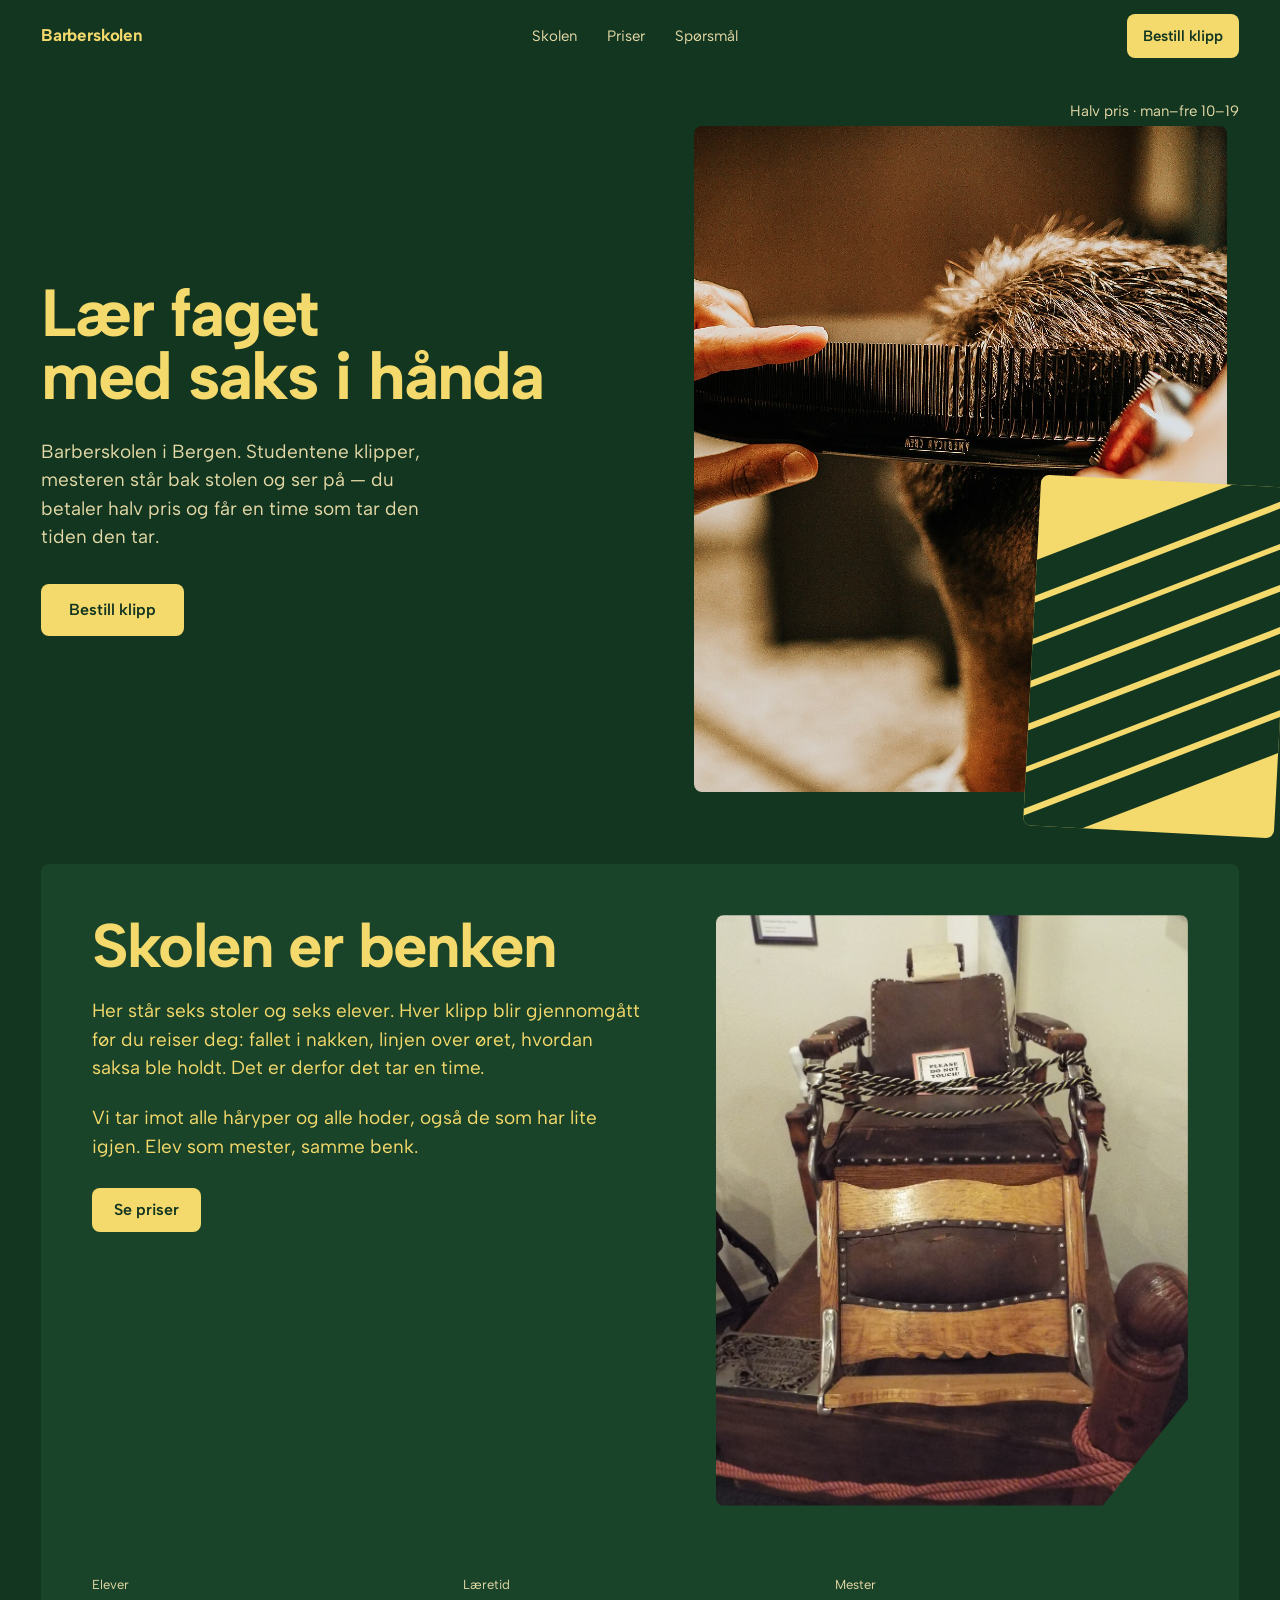
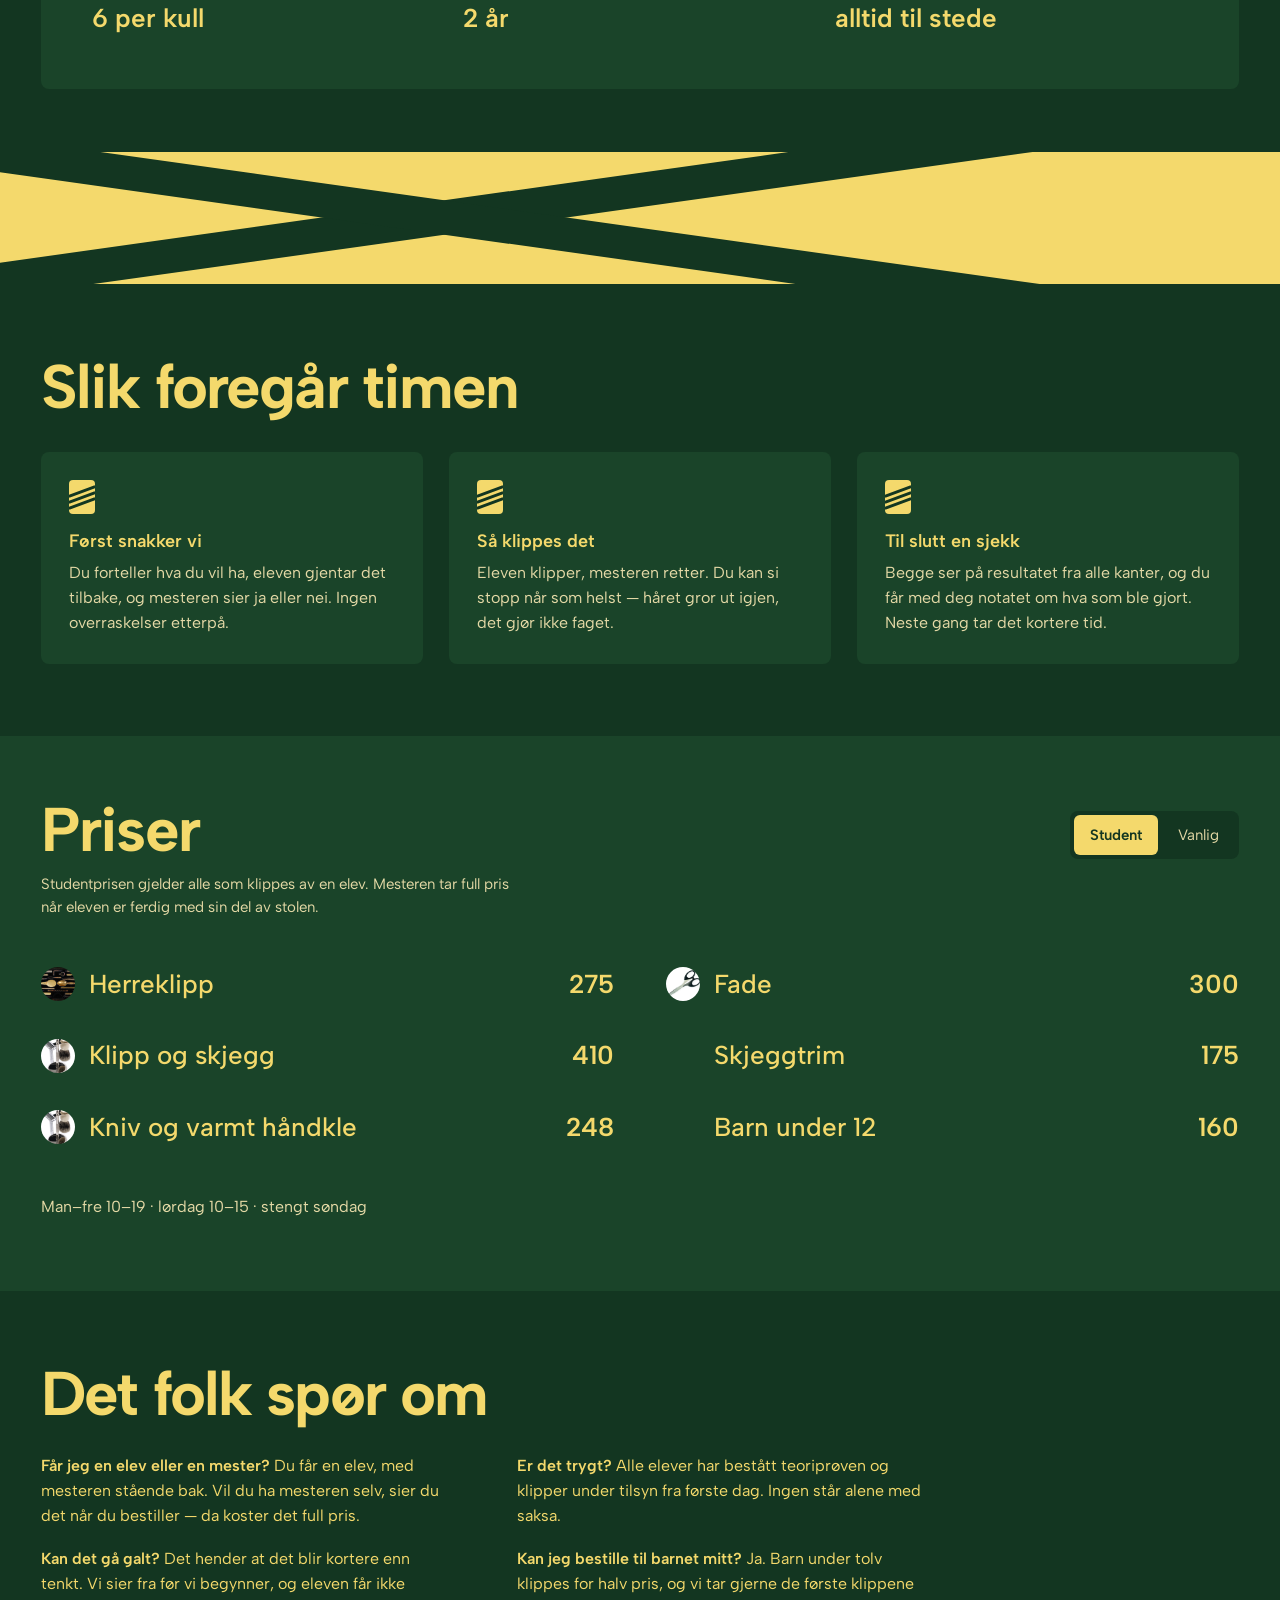
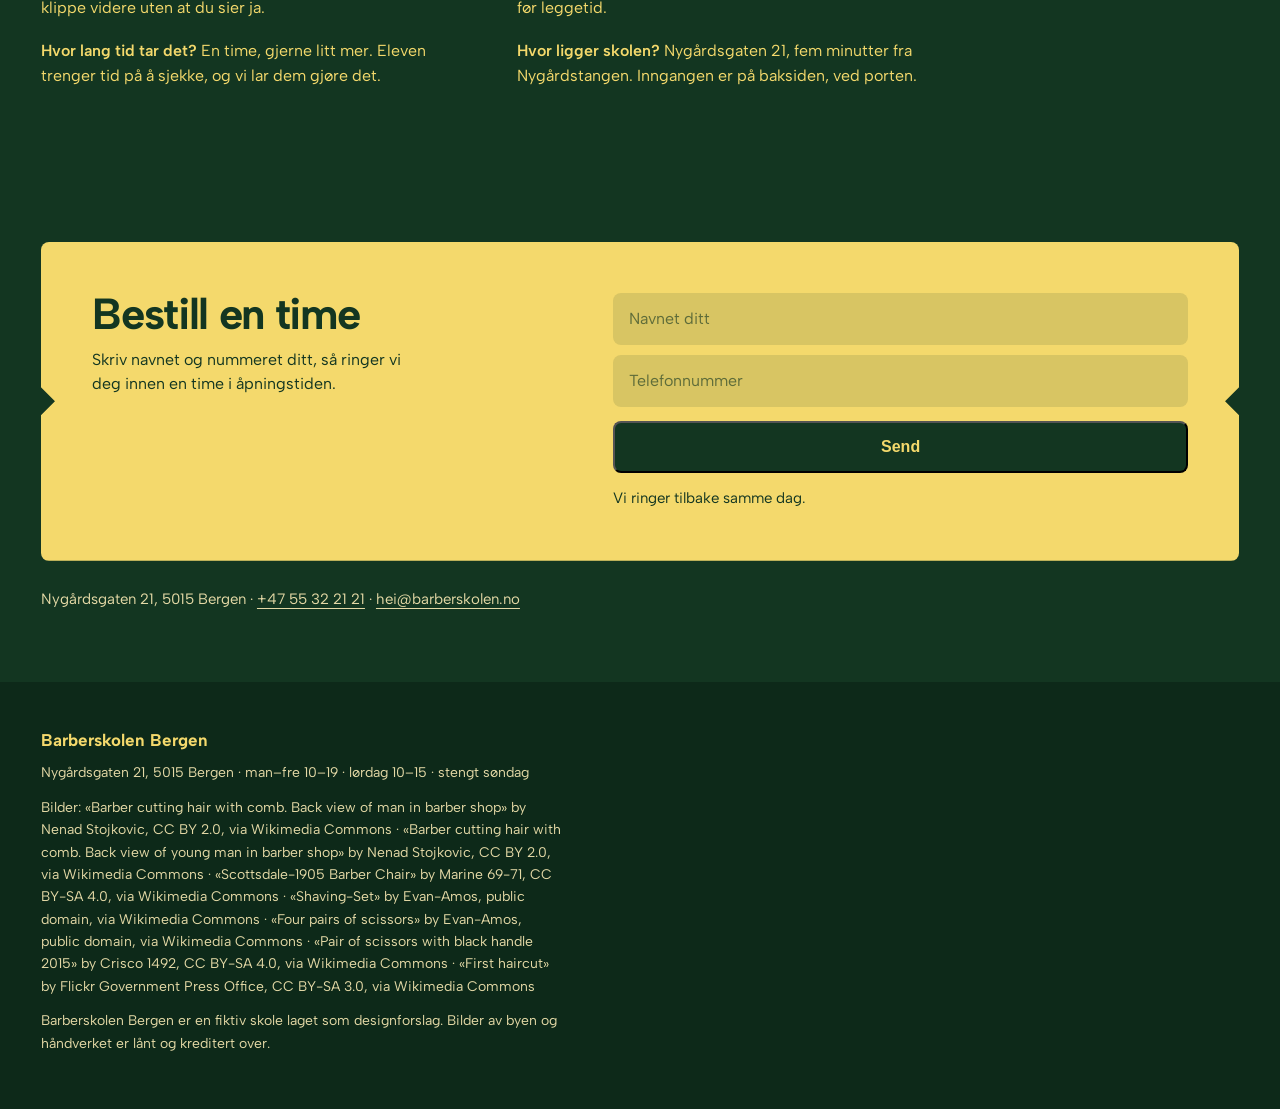
<file: 06-barberskolen/index.html>
<!DOCTYPE html>
<html lang="nb">
<head>
<meta charset="utf-8">
<meta name="viewport" content="width=device-width, initial-scale=1">
<title>Barberskolen Bergen — lær faget med saks i hånda</title>
<meta name="description" content="Barberskolen i Bergen: studenter klipper for halv pris mens en mester ser på. Priser, opplæring og booking.">
<link rel="preconnect" href="https://fonts.googleapis.com">
<link rel="preconnect" href="https://fonts.gstatic.com" crossorigin>
<link href="https://fonts.googleapis.com/css2?family=Albert+Sans:wght@400;500;600;700&display=swap" rel="stylesheet">
<link rel="stylesheet" href="style.css">
</head>
<body>
<a class="skip" href="#hoved">Til innholdet</a>

<header class="head">
  <a class="mark" href="#topp">Barberskolen</a>
  <nav class="nav" aria-label="Innhold">
    <a href="#skolen">Skolen</a>
    <a href="#priser">Priser</a>
    <a href="#sporsmal">Spørsmål</a>
  </nav>
  <a class="btn" href="#booking">Bestill klipp</a>
</header>

<main id="hoved">

  <section class="hero" id="topp">
    <div class="hero-copy">
      <h1 class="hero-name"><span>Lær faget</span><span>med saks i hånda</span></h1>
      <p class="hero-note">Barberskolen i Bergen. Studentene klipper, mesteren står bak stolen og ser på — du betaler halv pris og får en time som tar den tiden den tar.</p>
      <a class="btn btn-big" href="#booking">Bestill klipp</a>
    </div>

    <div class="hero-art">
      <figure class="room">
        <img class="shot shot-a" src="../assets/img/barber-cutting-hair-with-comb-back-view.jpg" width="1920" height="1282" alt="En barberer klipper en kunde bakfra, med kam og saks i hendene.">
        <img class="shot shot-b" src="../assets/img/flickr-government-press-office-gpo-first-haircut.jpg" width="1920" height="1280" alt="En ung gutt får sin første klipp av en barberer." loading="lazy" decoding="async">
        <img class="shot shot-c" src="../assets/img/barber-cutting-hair-with-comb-back-view-2.jpg" width="1920" height="2876" alt="Nærbilde av kam og saks mot en klippet nakke." loading="lazy" decoding="async">
      </figure>
      <div class="stripe-card" aria-hidden="true">
        <span></span><span></span><span></span><span></span><span></span><span></span><span></span>
      </div>
      <p class="hero-fact">Halv pris · man–fre 10–19</p>
    </div>
  </section>

  <section class="skolen" id="skolen">
    <div class="panel">
      <div class="panel-copy">
        <h2 class="panel-name">Skolen er benken</h2>
        <p>Her står seks stoler og seks elever. Hver klipp blir gjennomgått før du reiser deg: fallet i nakken, linjen over øret, hvordan saksa ble holdt. Det er derfor det tar en time.</p>
        <p>Vi tar imot alle håryper og alle hoder, også de som har lite igjen. Elev som mester, samme benk.</p>
        <a class="btn" href="#priser">Se priser</a>
      </div>
      <figure class="panel-shot">
        <img src="../assets/img/scottsdale-1905-barber-chair.jpg" width="1920" height="2560" alt="En gammel barberstol i skinn med krom og armlener." loading="lazy" decoding="async">
      </figure>
      <dl class="panel-facts">
        <div><dt>Elever</dt><dd>6 per kull</dd></div>
        <div><dt>Læretid</dt><dd>2 år</dd></div>
        <div><dt>Mester</dt><dd>alltid til stede</dd></div>
      </dl>
    </div>
  </section>

  <div class="band" aria-hidden="true"></div>

  <section class="slik" id="slik">
    <h2 class="slik-name">Slik foregår timen</h2>
    <ul class="steps">
      <li class="step">
        <div class="step-top"><span class="stripe-chip" aria-hidden="true"><span></span><span></span><span></span></div><h3>Først snakker vi</h3></div>
        <p>Du forteller hva du vil ha, eleven gjentar det tilbake, og mesteren sier ja eller nei. Ingen overraskelser etterpå.</p>
      </li>
      <li class="step">
        <div class="step-top"><span class="stripe-chip" aria-hidden="true"><span></span><span></span><span></span></div><h3>Så klippes det</h3></div>
        <p>Eleven klipper, mesteren retter. Du kan si stopp når som helst — håret gror ut igjen, det gjør ikke faget.</p>
      </li>
      <li class="step">
        <div class="step-top"><span class="stripe-chip" aria-hidden="true"><span></span><span></span><span></span></div><h3>Til slutt en sjekk</h3></div>
        <p>Begge ser på resultatet fra alle kanter, og du får med deg notatet om hva som ble gjort. Neste gang tar det kortere tid.</p>
      </li>
    </ul>
  </section>

  <section class="priser" id="priser">
    <div class="priser-head">
      <h2 class="priser-name">Priser</h2>
      <div class="toggle" role="group" aria-label="Velg pris">
        <button class="toggle-btn is-on" type="button" data-mode="student" aria-pressed="true">Student</button>
        <button class="toggle-btn" type="button" data-mode="vanlig" aria-pressed="false">Vanlig</button>
      </div>
    </div>
    <p class="priser-note">Studentprisen gjelder alle som klippes av en elev. Mesteren tar full pris når eleven er ferdig med sin del av stolen.</p>

    <ul class="menu">
      <li class="item" data-full="550" data-student="275">
        <img class="bullet" src="../assets/img/four-pairs-of-scissors.jpg" width="1905" height="895" alt="" loading="lazy" decoding="async">
        <span class="item-name">Herreklipp</span>
        <span class="item-price">275</span>
      </li>
      <li class="item" data-full="600" data-student="300">
        <img class="bullet" src="../assets/img/pair-of-scissors-with-black-handle-2015.jpg" width="1920" height="1600" alt="" loading="lazy" decoding="async">
        <span class="item-name">Fade</span>
        <span class="item-price">300</span>
      </li>
      <li class="item" data-full="820" data-student="410">
        <img class="bullet" src="../assets/img/shaving-set.jpg" width="1750" height="2400" alt="" loading="lazy" decoding="async">
        <span class="item-name">Klipp og skjegg</span>
        <span class="item-price">410</span>
      </li>
      <li class="item" data-full="350" data-student="175">
        <img class="bullet" src="../assets/img/the-barber.jpg" width="3595" height="2741" alt="" loading="lazy" decoding="async">
        <span class="item-name">Skjeggtrim</span>
        <span class="item-price">175</span>
      </li>
      <li class="item" data-full="495" data-student="248">
        <img class="bullet" src="../assets/img/shaving-set.jpg" width="1750" height="2400" alt="" loading="lazy" decoding="async">
        <span class="item-name">Kniv og varmt håndkle</span>
        <span class="item-price">248</span>
      </li>
      <li class="item" data-full="325" data-student="160">
        <img class="bullet" src="../assets/img/flickr-government-press-office-gpo-first-haircut.jpg" width="1920" height="1280" alt="" loading="lazy" decoding="async">
        <span class="item-name">Barn under 12</span>
        <span class="item-price">160</span>
      </li>
    </ul>

    <p class="priser-hours">Man–fre 10–19 · lørdag 10–15 · stengt søndag</p>
  </section>

  <section class="sporsmal" id="sporsmal">
    <h2 class="sporsmal-name">Det folk spør om</h2>
    <div class="qa">
      <p><strong>Får jeg en elev eller en mester?</strong> Du får en elev, med mesteren stående bak. Vil du ha mesteren selv, sier du det når du bestiller — da koster det full pris.</p>
      <p><strong>Kan det gå galt?</strong> Det hender at det blir kortere enn tenkt. Vi sier fra før vi begynner, og eleven får ikke klippe videre uten at du sier ja.</p>
      <p><strong>Hvor lang tid tar det?</strong> En time, gjerne litt mer. Eleven trenger tid på å sjekke, og vi lar dem gjøre det.</p>
      <p><strong>Er det trygt?</strong> Alle elever har bestått teoriprøven og klipper under tilsyn fra første dag. Ingen står alene med saksa.</p>
      <p><strong>Kan jeg bestille til barnet mitt?</strong> Ja. Barn under tolv klippes for halv pris, og vi tar gjerne de første klippene før leggetid.</p>
      <p><strong>Hvor ligger skolen?</strong> Nygårdsgaten 21, fem minutter fra Nygårdstangen. Inngangen er på baksiden, ved porten.</p>
    </div>
  </section>

  <section class="booking" id="booking">
    <div class="coupon">
      <div class="coupon-left">
        <h2 class="coupon-name">Bestill en time</h2>
        <p>Skriv navnet og nummeret ditt, så ringer vi deg innen en time i åpningstiden.</p>
      </div>
      <form class="coupon-form" id="skjema" novalidate>
        <label class="sr" for="navn">Navn</label>
        <input id="navn" name="navn" type="text" autocomplete="name" placeholder="Navnet ditt" required>
        <label class="sr" for="tlf">Telefon</label>
        <input id="tlf" name="tlf" type="tel" autocomplete="tel" placeholder="Telefonnummer" required>
        <button class="btn btn-big" type="submit">Send</button>
        <p class="form-note" id="form-note" role="status">Vi ringer tilbake samme dag.</p>
      </form>
    </div>
    <p class="booking-where">Nygårdsgaten 21, 5015 Bergen · <a href="tel:+4755322121">+47 55 32 21 21</a> · <a href="mailto:hei@barberskolen.no">hei@barberskolen.no</a></p>
  </section>
</main>

<footer class="foot">
  <p class="foot-mark">Barberskolen Bergen</p>
  <p>Nygårdsgaten 21, 5015 Bergen · man–fre 10–19 · lørdag 10–15 · stengt søndag</p>
  <p class="foot-credits">Bilder: «Barber cutting hair with comb. Back view of man in barber shop» by Nenad Stojkovic, CC BY 2.0, via Wikimedia Commons · «Barber cutting hair with comb. Back view of young man in barber shop» by Nenad Stojkovic, CC BY 2.0, via Wikimedia Commons · «Scottsdale-1905 Barber Chair» by Marine 69-71, CC BY-SA 4.0, via Wikimedia Commons · «Shaving-Set» by Evan-Amos, public domain, via Wikimedia Commons · «Four pairs of scissors» by Evan-Amos, public domain, via Wikimedia Commons · «Pair of scissors with black handle 2015» by Crisco 1492, CC BY-SA 4.0, via Wikimedia Commons · «First haircut» by Flickr Government Press Office, CC BY-SA 3.0, via Wikimedia Commons</p>
  <p class="foot-fine">Barberskolen Bergen er en fiktiv skole laget som designforslag. Bilder av byen og håndverket er lånt og kreditert over.</p>
</footer>

<script src="script.js" defer></script>
</body>
</html>
</file>
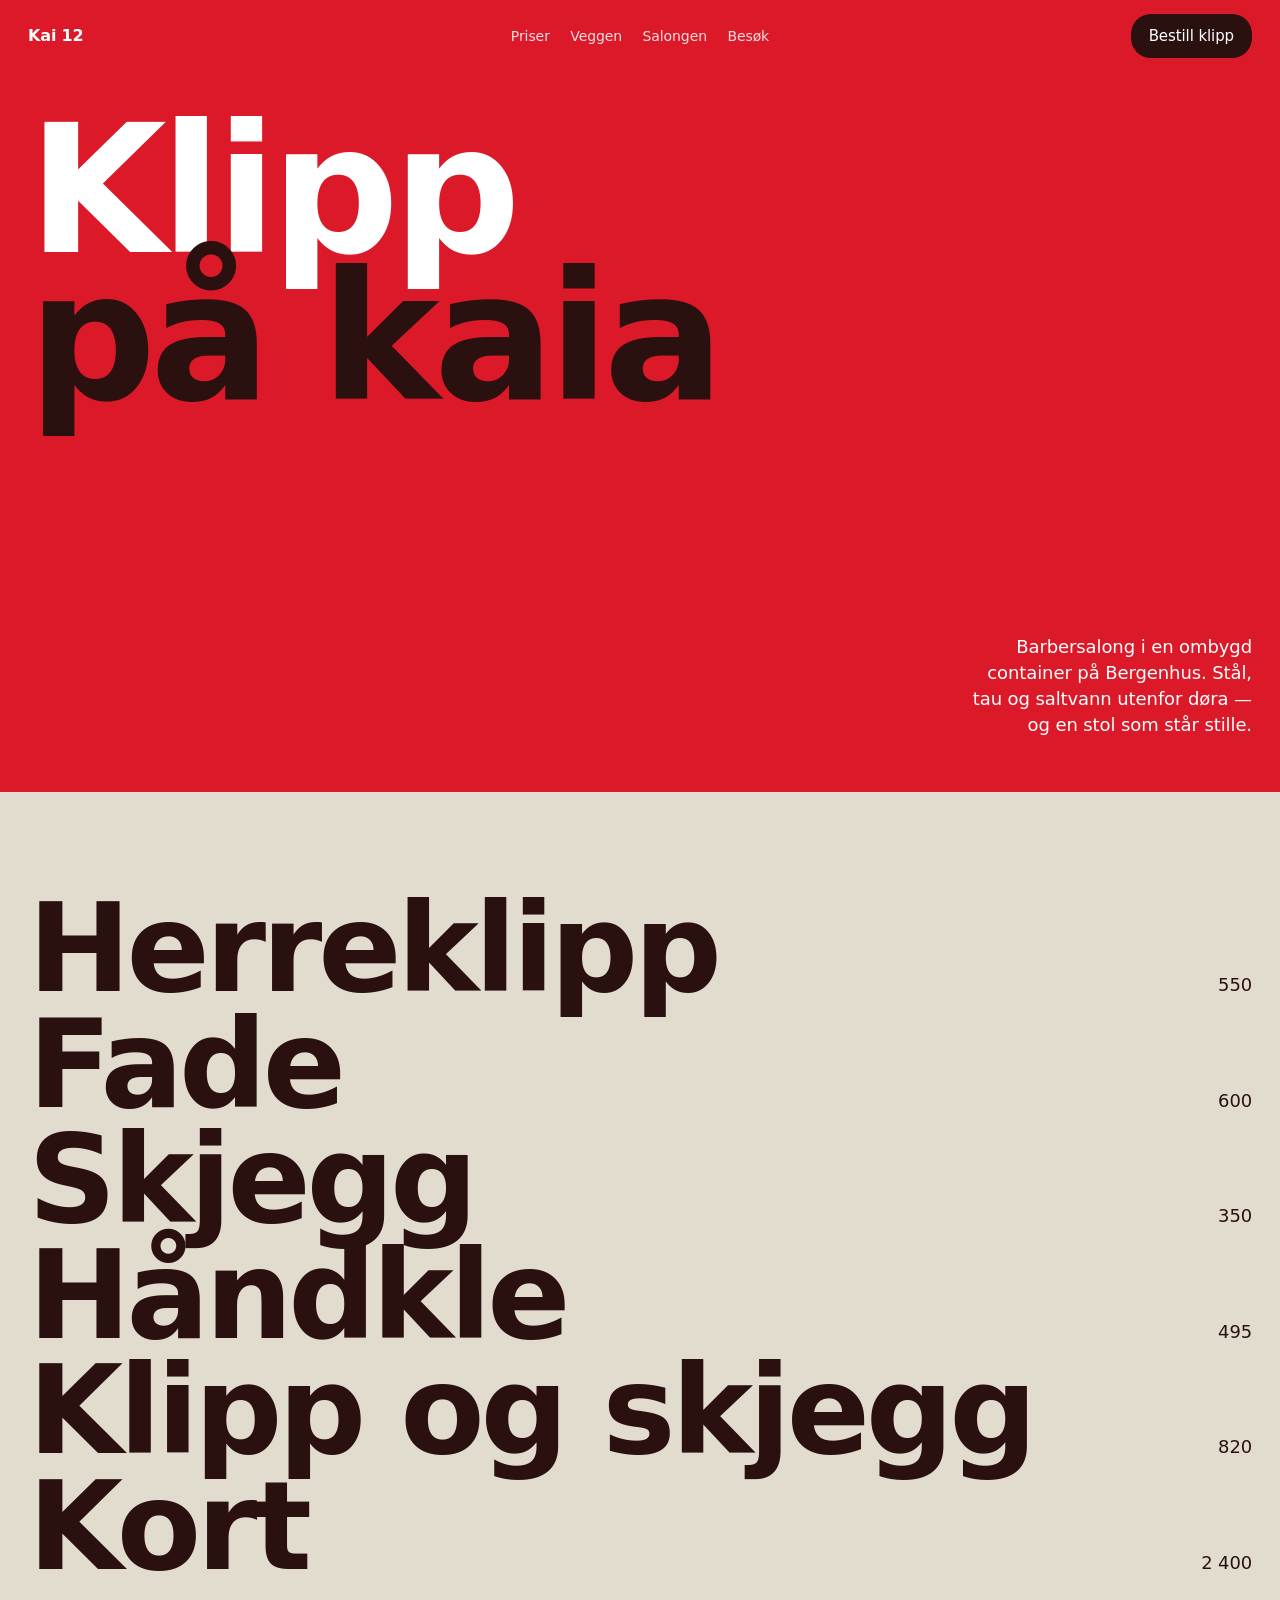
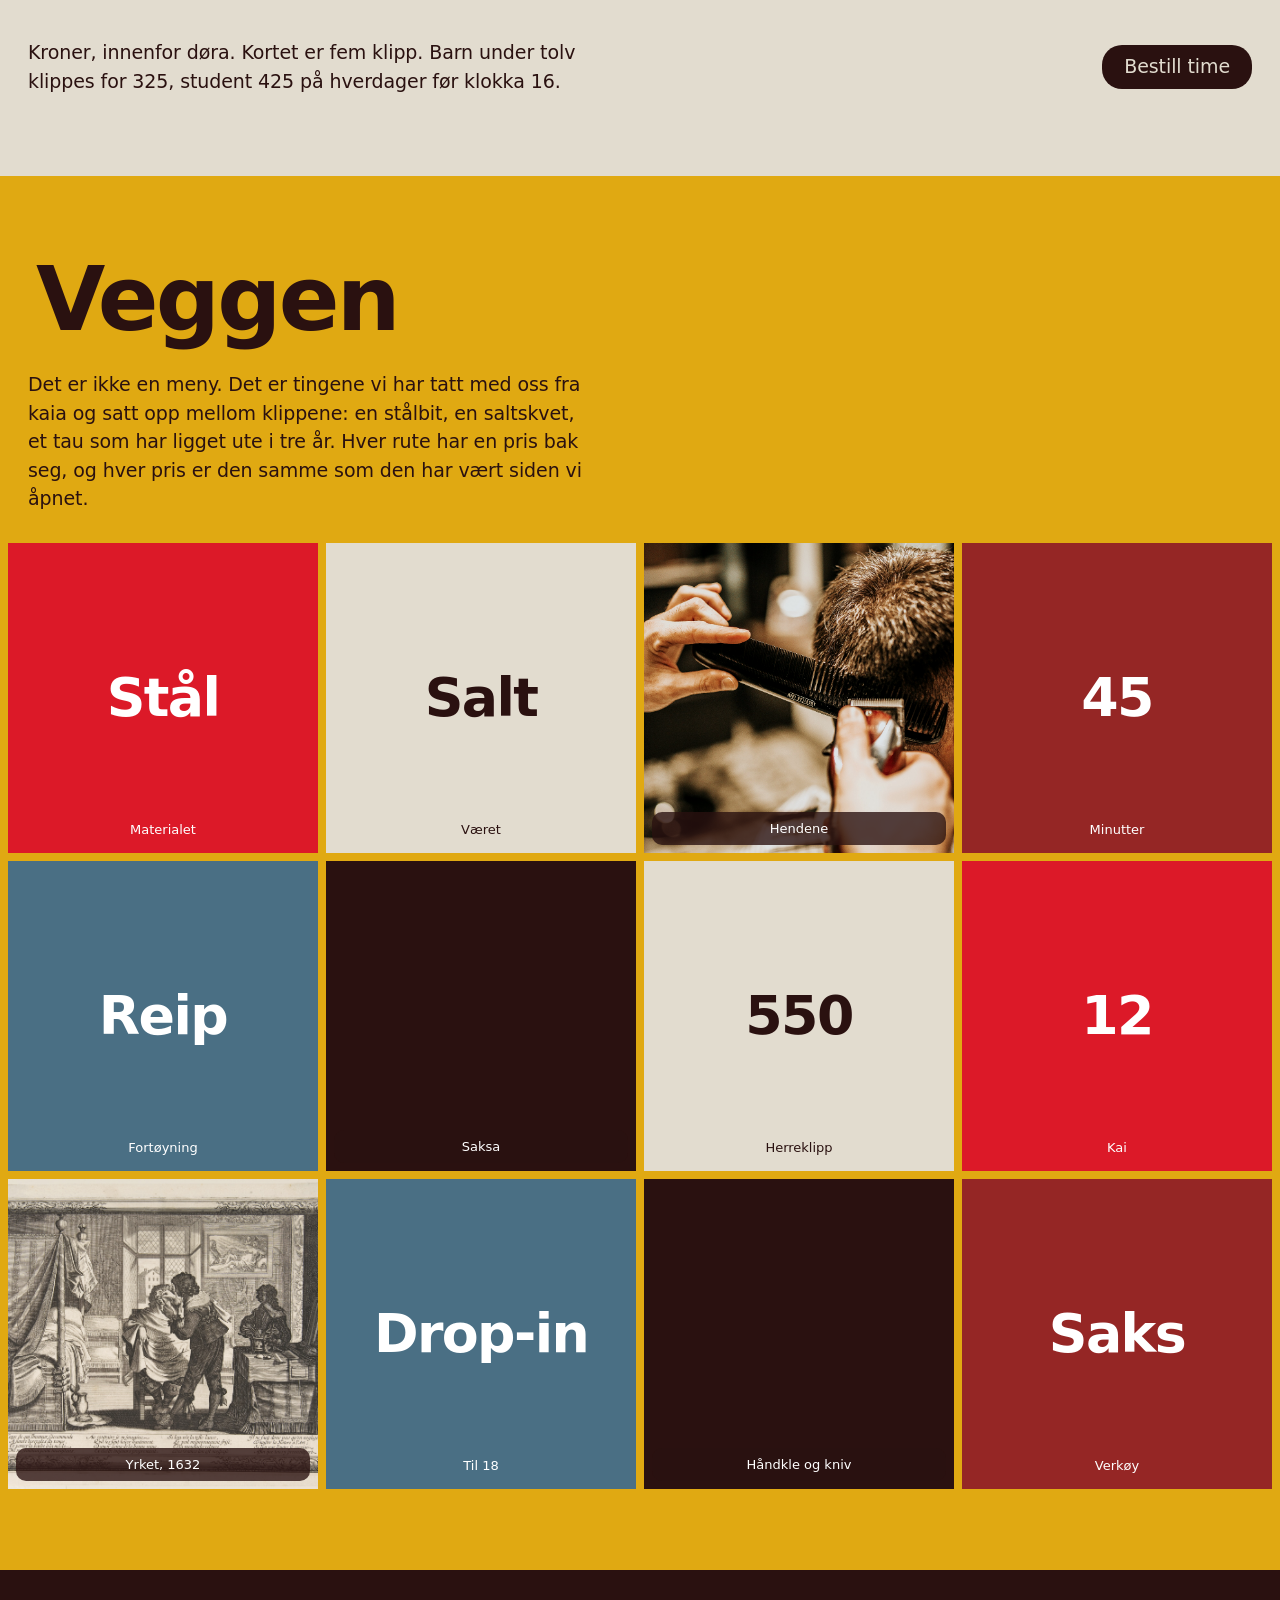
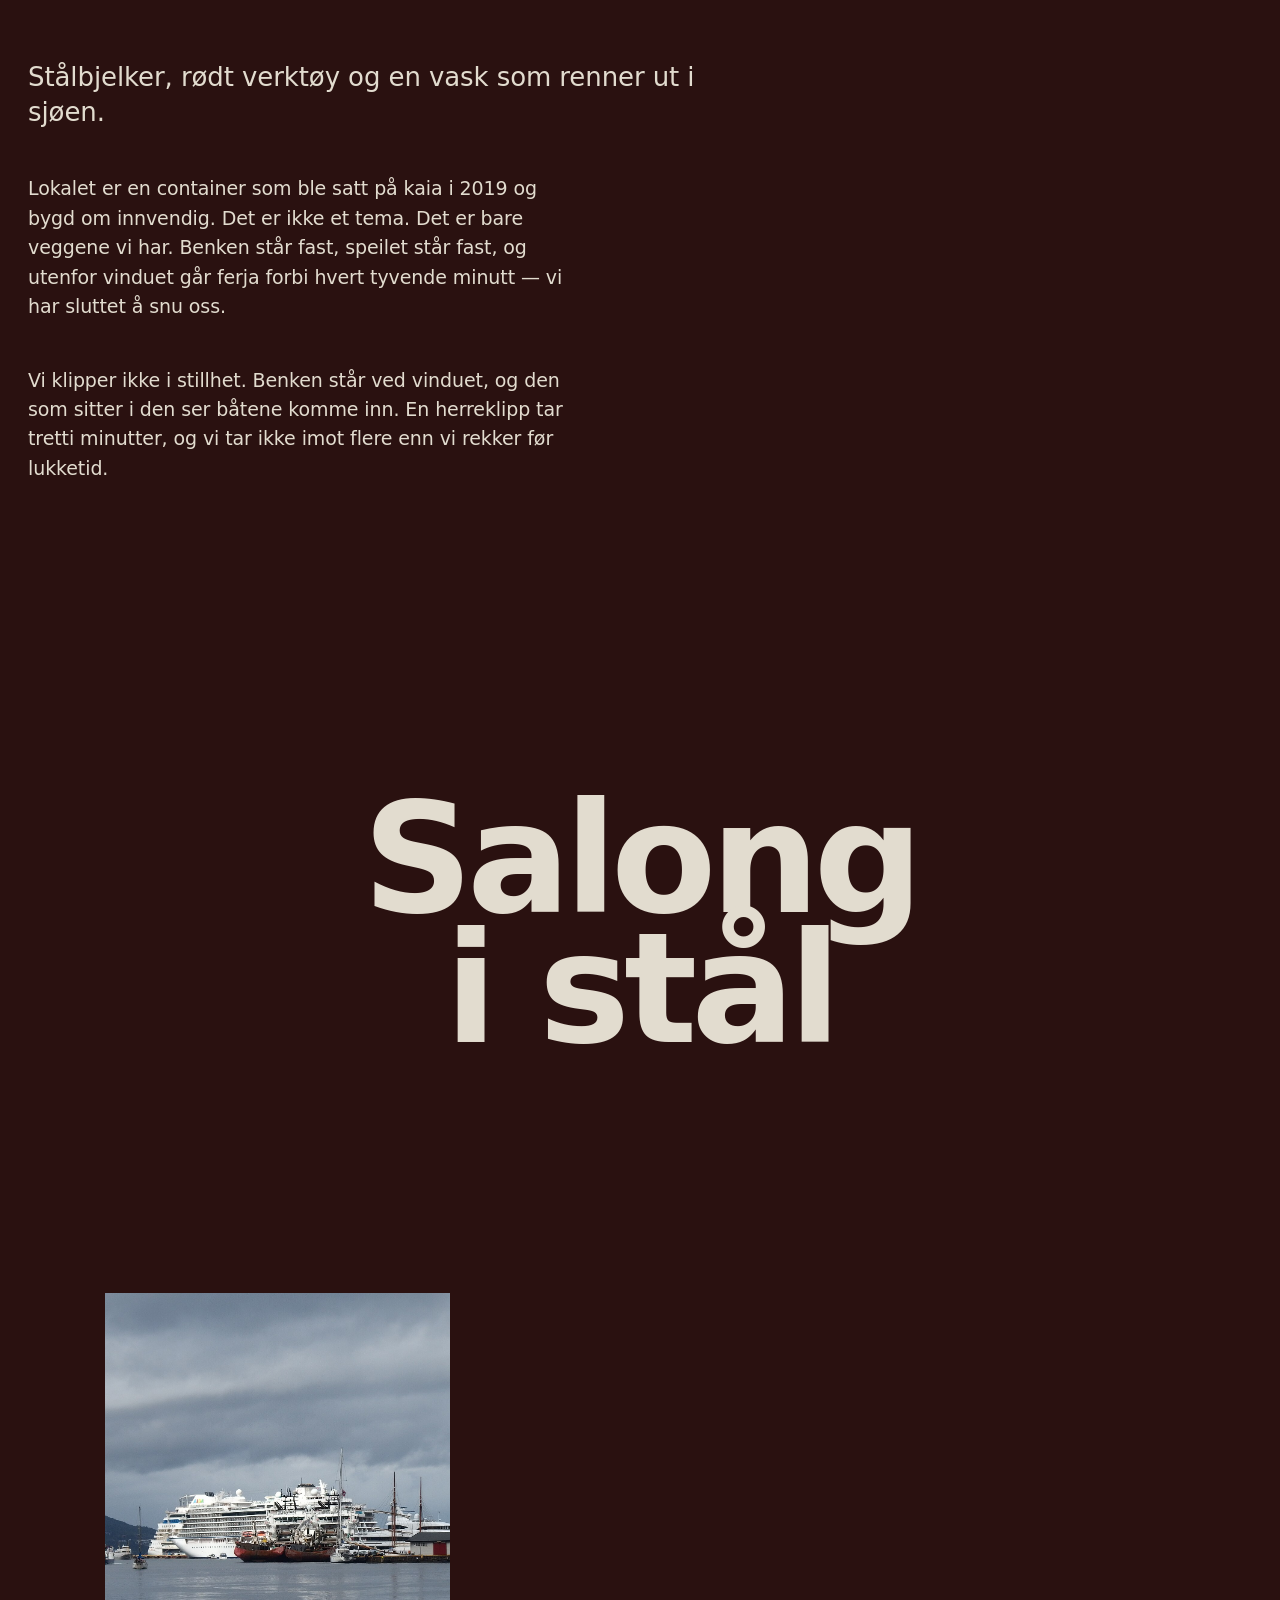
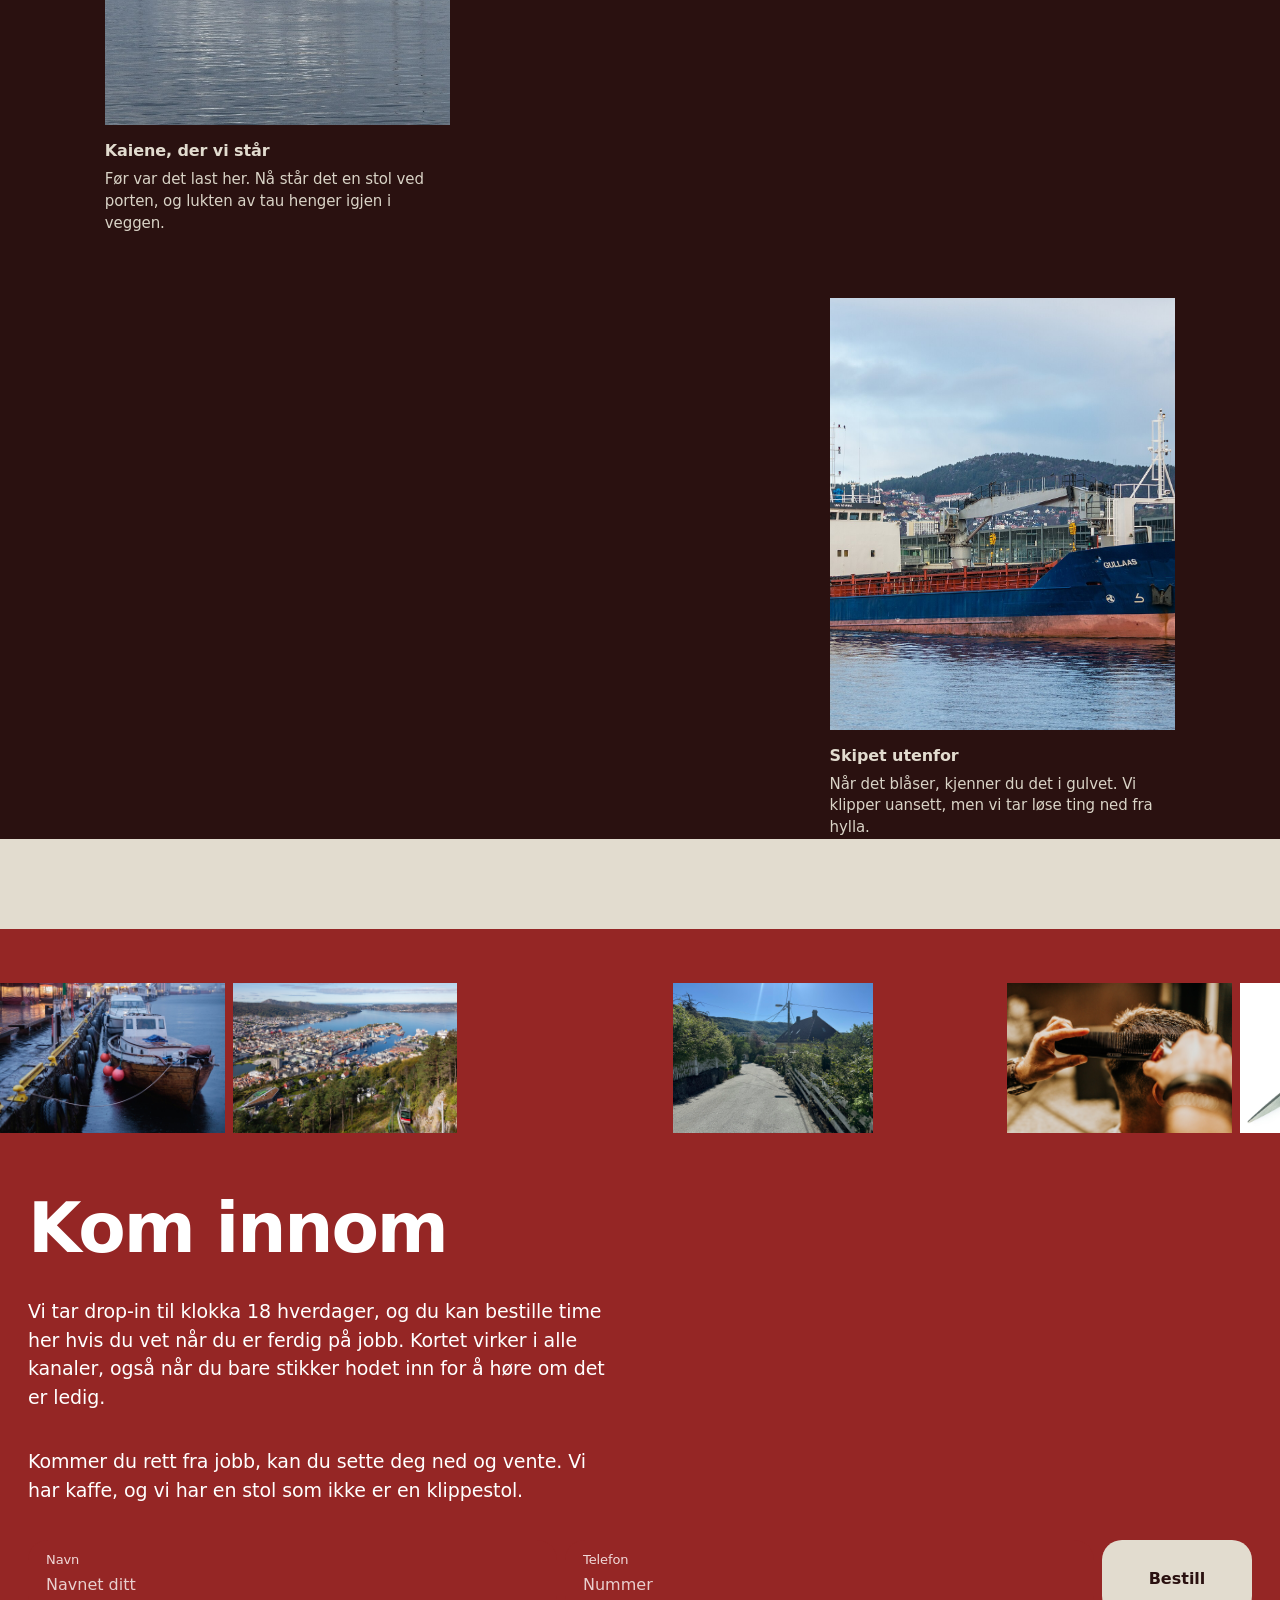
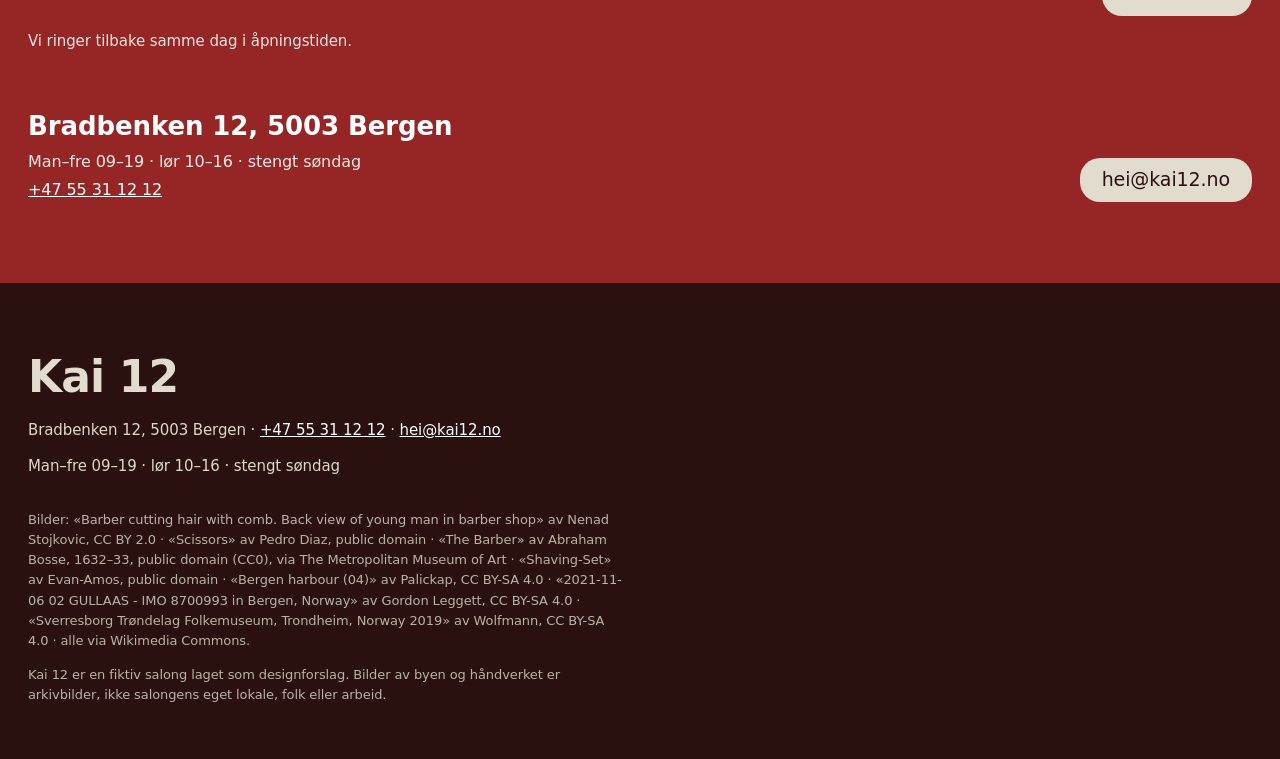
<file: 07-kai-12/index.html>
<!doctype html>
<html lang="nb">
<head>
<meta charset="utf-8">
<meta name="viewport" content="width=device-width,initial-scale=1">
<title>Kai 12 — barbersalong i en container på Bergenhus</title>
<meta name="description" content="Kai 12 er en barbersalong i en ombygd container på kaien i Bergen. Klipp, skjegg og varmt håndkle, drop-in til klokka 18.">
<link rel="preconnect" href="https://api.fontshare.com">
<link rel="preconnect" href="https://cdn.fontshare.com" crossorigin>
<link href="https://api.fontshare.com/v2/css?f[]=chillax@400,500,600&display=swap" rel="stylesheet">
<link rel="stylesheet" href="style.css">
</head>
<body>
<a class="skip" href="#priser">Til prisene</a>

<header class="head" id="head">
  <a class="mark" href="#topp">Kai 12</a>
  <nav class="head-nav" aria-label="Innhold">
    <a href="#priser">Priser</a>
    <a href="#veggen">Veggen</a>
    <a href="#salongen">Salongen</a>
    <a href="#besok">Besøk</a>
  </nav>
  <a class="btn head-btn" href="#besok">Bestill klipp</a>
</header>

<main>

  <section class="hero" id="topp" data-head="red">
    <div class="hero-inner">
      <h1 class="hero-title"><span class="l1">Klipp</span><span class="l2">på kaia</span></h1>
      <p class="hero-note">Barbersalong i en ombygd container på Bergenhus. Stål, tau og saltvann utenfor døra — og en stol som står stille.</p>
    </div>
  </section>

  <section class="priser" id="priser" data-head="bone">
    <ul class="poster">
      <li class="poster-row"><span class="t">Herreklipp</span><span class="p">550</span></li>
      <li class="poster-row"><span class="t">Fade</span><span class="p">600</span></li>
      <li class="poster-row"><span class="t">Skjegg</span><span class="p">350</span></li>
      <li class="poster-row"><span class="t">Håndkle</span><span class="p">495</span></li>
      <li class="poster-row"><span class="t">Klipp og skjegg</span><span class="p">820</span></li>
      <li class="poster-row"><span class="t">Kort</span><span class="p">2 400</span></li>
    </ul>
    <div class="priser-foot">
      <p>Kroner, innenfor døra. Kortet er fem klipp. Barn under tolv klippes for 325, student 425 på hverdager før klokka 16.</p>
      <a class="btn btn-ink" href="#besok">Bestill time</a>
    </div>
  </section>

  <section class="veggen" id="veggen" data-head="mustard">
    <h2 class="veggen-title">Veggen</h2>

      <p class="veggen-note">Det er ikke en meny. Det er tingene vi har tatt med oss fra kaia og satt opp mellom klippene: en stålbit, en saltskvet, et tau som har ligget ute i tre år. Hver rute har en pris bak seg, og hver pris er den samme som den har vært siden vi åpnet.</p>
    <ul class="tiles">
      <li class="tile tile-red"><span class="big">Stål</span><span class="cap">Materialet</span></li>
      <li class="tile tile-bone"><span class="big">Salt</span><span class="cap">Været</span></li>
      <li class="tile tile-shot"><img src="../assets/img/barber-cutting-hair-with-comb-back-view-2.jpg" width="1920" height="2876" alt="Bakfra: en barberer fører kammen gjennom håret på en kunde." loading="lazy" decoding="async"><span class="cap">Hendene</span></li>
      <li class="tile tile-mustard"><span class="big">45</span><span class="cap">Minutter</span></li>
      <li class="tile tile-blue"><span class="big">Reip</span><span class="cap">Fortøyning</span></li>
      <li class="tile tile-shot"><img src="../assets/img/scissors.jpg" width="4000" height="3243" alt="En åpen saks mot lys bakgrunn." loading="lazy" decoding="async"><span class="cap">Saksa</span></li>
      <li class="tile tile-bone"><span class="big">550</span><span class="cap">Herreklipp</span></li>
      <li class="tile tile-red"><span class="big">12</span><span class="cap">Kai</span></li>
      <li class="tile tile-shot"><img src="../assets/img/the-barber.jpg" width="3595" height="2741" alt="Kobberstikk fra 1632: en barberer og kunden hans i et rom." loading="lazy" decoding="async"><span class="cap">Yrket, 1632</span></li>
      <li class="tile tile-blue"><span class="big">Drop-in</span><span class="cap">Til 18</span></li>
      <li class="tile tile-shot"><img src="../assets/img/shaving-set.jpg" width="1750" height="2400" alt="Barberkost, såpe og barberhøvel stilt opp på hvitt." loading="lazy" decoding="async"><span class="cap">Håndkle og kniv</span></li>
      <li class="tile tile-mustard"><span class="big">Saks</span><span class="cap">Verkøy</span></li>
    </ul>
  </section>

  <section class="salongen" id="salongen" data-head="ink">
    <p class="salon-lead">Stålbjelker, rødt verktøy og en vask som renner ut i sjøen.</p>
        <p class="salon-body">Lokalet er en container som ble satt på kaia i 2019 og bygd om innvendig. Det er ikke et tema. Det er bare veggene vi har. Benken står fast, speilet står fast, og utenfor vinduet går ferja forbi hvert tyvende minutt — vi har sluttet å snu oss.</p>
        <p class="salon-body">Vi klipper ikke i stillhet. Benken står ved vinduet, og den som sitter i den ser båtene komme inn. En herreklipp tar tretti minutter, og vi tar ikke imot flere enn vi rekker før lukketid.</p>

    <div class="salon-stage">
      <div class="salon-pin">
        <h2 class="salon-title"><span>Salong</span><span>i stål</span></h2>
      </div>

      <figure class="salon-shot salon-shot-a">
        <img src="../assets/img/bergen-harbour-04.jpg" width="1920" height="1435" alt="Havnen i Bergen med båter og kaifront." loading="lazy" decoding="async">
        <figcaption><span class="who-line">Kaiene, der vi står</span><span class="who-say">Før var det last her. Nå står det en stol ved porten, og lukten av tau henger igjen i veggen.</span></figcaption>
      </figure>

      <figure class="salon-shot salon-shot-b">
        <img src="../assets/img/2021-11-06-02-gullaas-imo-8700993.jpg" width="1920" height="1280" alt="Lasteskipet Gullaas ved kai i Bergen." loading="lazy" decoding="async">
        <figcaption><span class="who-line">Skipet utenfor</span><span class="who-say">Når det blåser, kjenner du det i gulvet. Vi klipper uansett, men vi tar løse ting ned fra hylla.</span></figcaption>
      </figure>
    </div>
  </section>

  <section class="besok" id="besok" data-head="red">
    <div class="strip" aria-hidden="true">
      <div class="strip-track">
        <img src="../assets/img/regen-bergen-rain-bergen-flickr-abbilder.jpg" width="1920" height="1280" alt="" loading="lazy" decoding="async">
        <img src="../assets/img/vista-de-bergen-desde-la-montana-fl.jpg" width="1920" height="1283" alt="" loading="lazy" decoding="async">
        <img src="../assets/img/sivles-gate.jpg" width="1920" height="1440" alt="" loading="lazy" decoding="async">
        <img src="../assets/img/johanne-juells-gate.jpg" width="1920" height="1440" alt="" loading="lazy" decoding="async">
        <img src="../assets/img/bergen-bryggen-detail-of-facade-2.jpg" width="1920" height="2450" alt="" loading="lazy" decoding="async">
        <img src="../assets/img/barber-cutting-hair-with-comb-back-view.jpg" width="1920" height="1282" alt="" loading="lazy" decoding="async">
        <img src="../assets/img/pair-of-scissors-with-black-handle-2015.jpg" width="1920" height="1600" alt="" loading="lazy" decoding="async">
        <img src="../assets/img/bearded-man-with-long-hair-3052641.jpg" width="1920" height="2400" alt="" loading="lazy" decoding="async">
        <img src="../assets/img/regen-bergen-rain-bergen-flickr-abbilder.jpg" width="1920" height="1280" alt="" loading="lazy" decoding="async">
        <img src="../assets/img/vista-de-bergen-desde-la-montana-fl.jpg" width="1920" height="1283" alt="" loading="lazy" decoding="async">
        <img src="../assets/img/sivles-gate.jpg" width="1920" height="1440" alt="" loading="lazy" decoding="async">
        <img src="../assets/img/johanne-juells-gate.jpg" width="1920" height="1440" alt="" loading="lazy" decoding="async">
        <img src="../assets/img/bergen-bryggen-detail-of-facade-2.jpg" width="1920" height="2450" alt="" loading="lazy" decoding="async">
        <img src="../assets/img/barber-cutting-hair-with-comb-back-view.jpg" width="1920" height="1282" alt="" loading="lazy" decoding="async">
        <img src="../assets/img/pair-of-scissors-with-black-handle-2015.jpg" width="1920" height="1600" alt="" loading="lazy" decoding="async">
        <img src="../assets/img/bearded-man-with-long-hair-3052641.jpg" width="1920" height="2400" alt="" loading="lazy" decoding="async">
      </div>
    </div>

    <div class="besok-inner">
      <h2 class="besok-title">Kom innom</h2>

      <p class="besok-body">Vi tar drop-in til klokka 18 hverdager, og du kan bestille time her hvis du vet når du er ferdig på jobb. Kortet virker i alle kanaler, også når du bare stikker hodet inn for å høre om det er ledig.</p>

      <p class="besok-body">Kommer du rett fra jobb, kan du sette deg ned og vente. Vi har kaffe, og vi har en stol som ikke er en klippestol.</p>

      <form class="bar" id="skjema" novalidate>
        <label class="cell">
          <span class="cell-label">Navn</span>
          <input type="text" name="navn" id="navn" autocomplete="name" placeholder="Navnet ditt" required>
        </label>
        <label class="cell">
          <span class="cell-label">Telefon</span>
          <input type="tel" name="tlf" id="tlf" autocomplete="tel" placeholder="Nummer" required>
        </label>
        <button class="cell cell-send" type="submit">Bestill</button>
      </form>
      <p class="form-note" id="form-note" role="status">Vi ringer tilbake samme dag i åpningstiden.</p>

      <div class="besok-foot">
        <p class="where">
          <span class="where-strong">Bradbenken 12, 5003 Bergen</span>
          <span>Man–fre 09–19 · lør 10–16 · stengt søndag</span>
          <a href="tel:+4755311212">+47 55 31 12 12</a>
        </p>
        <a class="btn btn-bone" href="mailto:hei@kai12.no">hei@kai12.no</a>
      </div>
    </div>
  </section>

</main>

<footer class="foot" data-head="ink">
  <div class="foot-grid">
    <p class="foot-mark">Kai 12</p>
    <p class="foot-row">Bradbenken 12, 5003 Bergen · <a href="tel:+4755311212">+47 55 31 12 12</a> · <a href="mailto:hei@kai12.no">hei@kai12.no</a></p>
    <p class="foot-row">Man–fre 09–19 · lør 10–16 · stengt søndag</p>
    <p class="foot-credits">Bilder: «Barber cutting hair with comb. Back view of young man in barber shop» av Nenad Stojkovic, CC BY 2.0 · «Scissors» av Pedro Diaz, public domain · «The Barber» av Abraham Bosse, 1632–33, public domain (CC0), via The Metropolitan Museum of Art · «Shaving-Set» av Evan-Amos, public domain · «Bergen harbour (04)» av Palickap, CC BY-SA 4.0 · «2021-11-06 02 GULLAAS - IMO 8700993 in Bergen, Norway» av Gordon Leggett, CC BY-SA 4.0 · «Sverresborg Trøndelag Folkemuseum, Trondheim, Norway 2019» av Wolfmann, CC BY-SA 4.0 · alle via Wikimedia Commons.</p>
    <p class="foot-fine">Kai 12 er en fiktiv salong laget som designforslag. Bilder av byen og håndverket er arkivbilder, ikke salongens eget lokale, folk eller arbeid.</p>
  </div>
</footer>

<script src="script.js" defer></script>
</body>
</html>
</file>
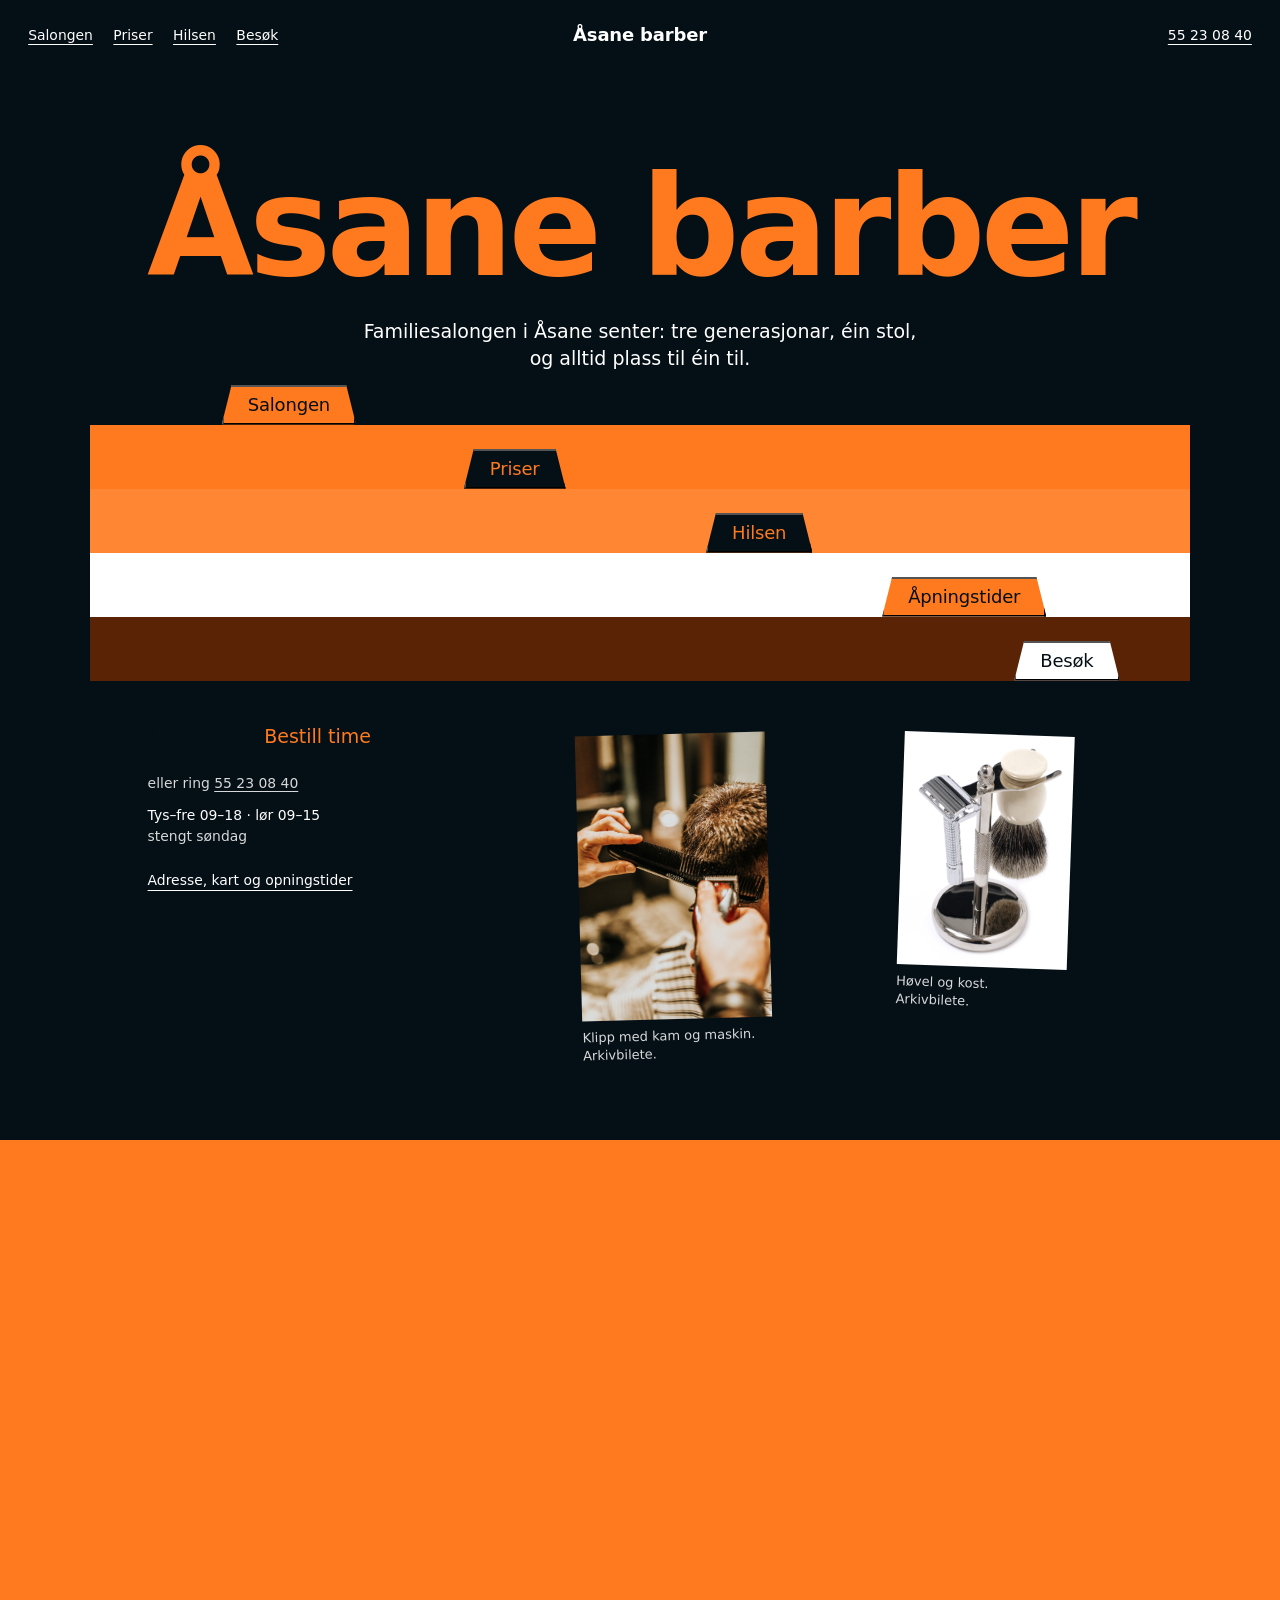
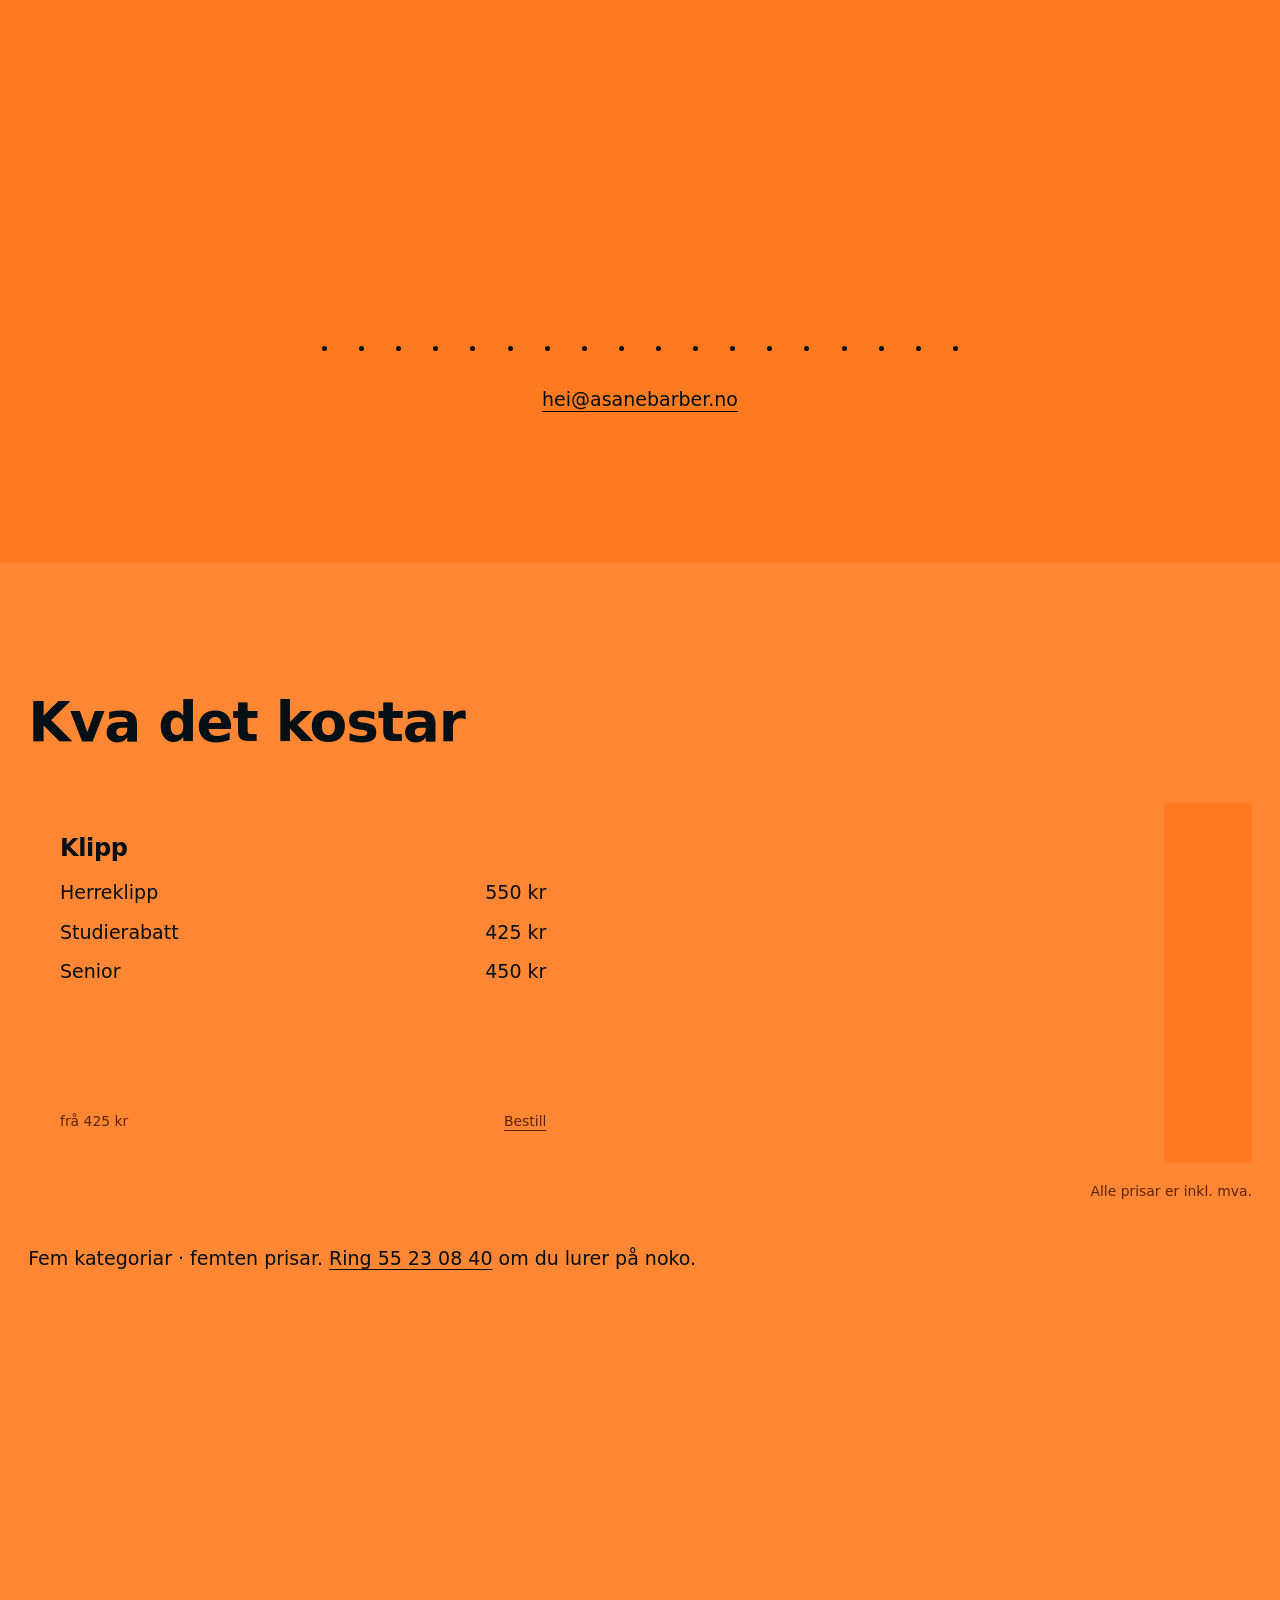
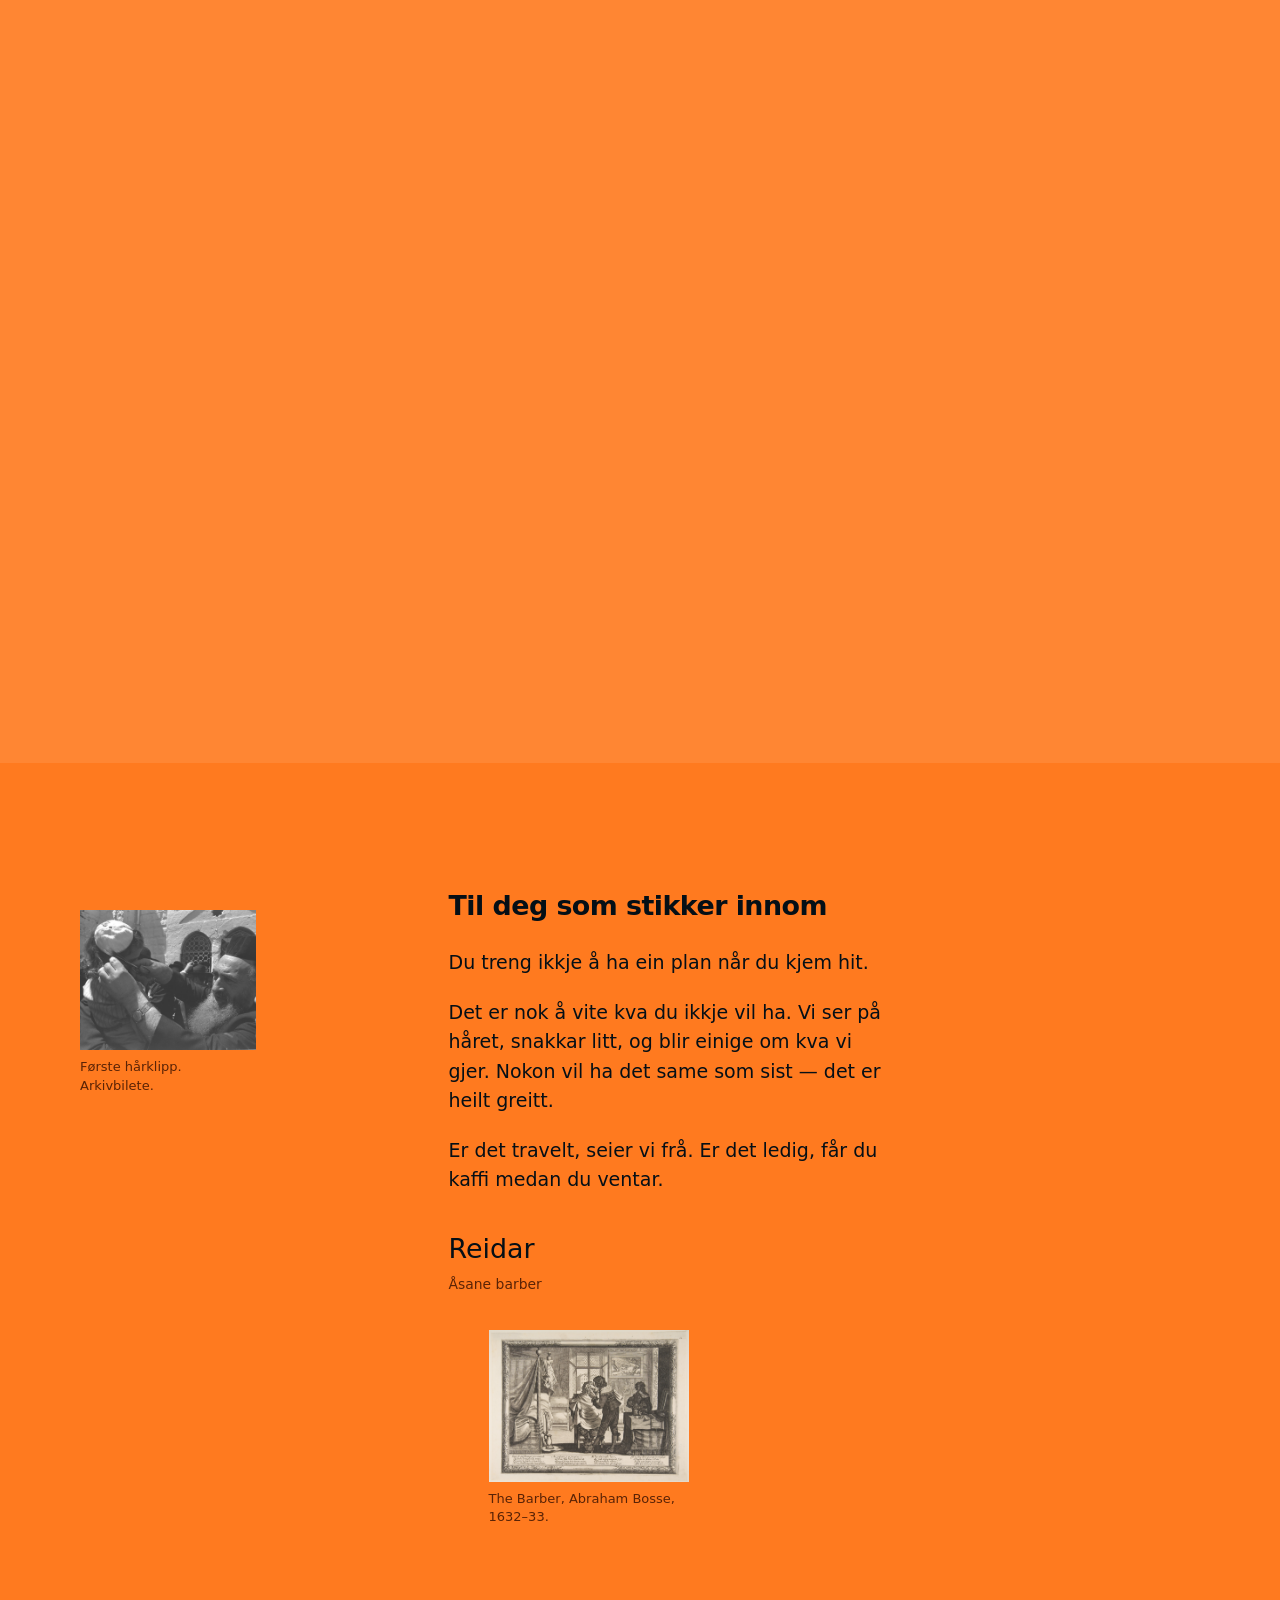
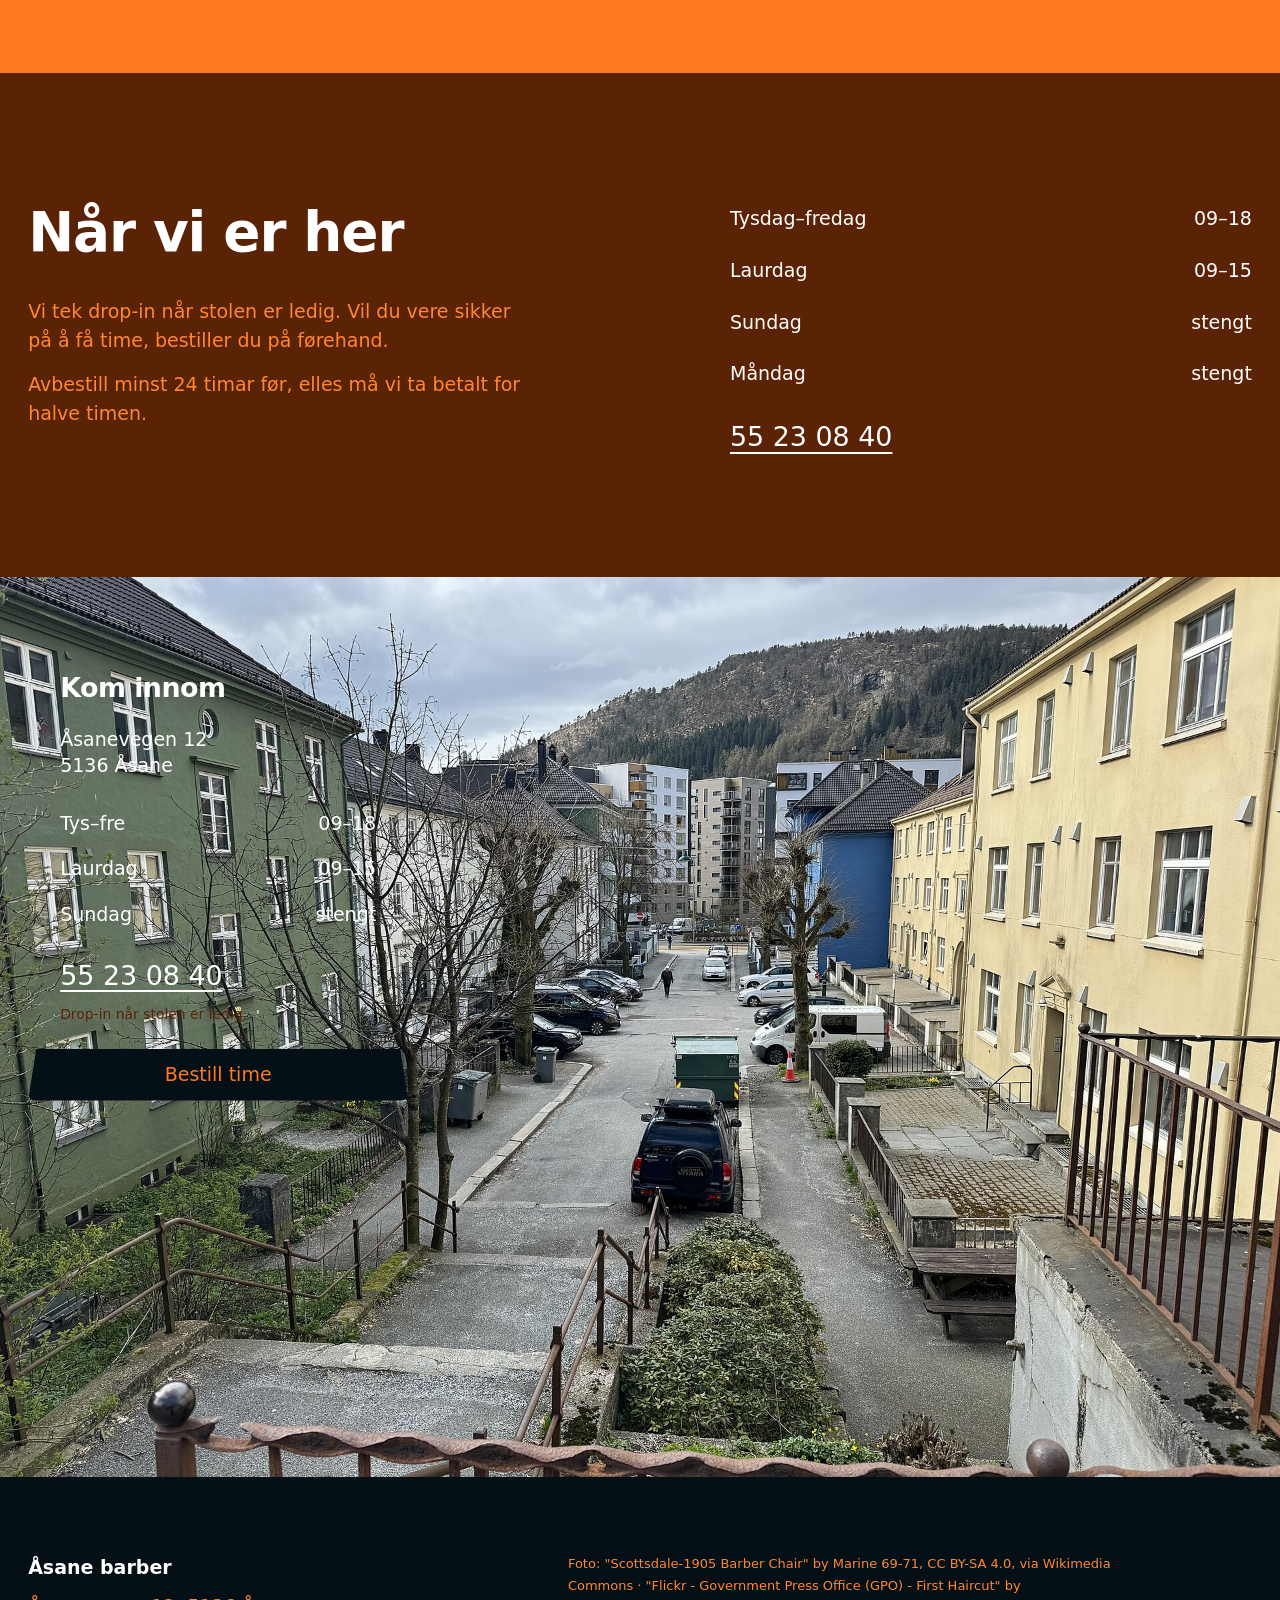
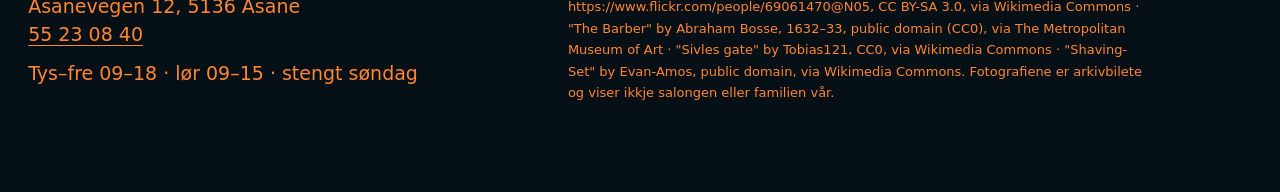
<file: 08-asane-barber/index.html>
<!doctype html>
<html lang="nb">
<head>
<meta charset="utf-8">
<meta name="viewport" content="width=device-width, initial-scale=1">
<title>Åsane barber · Bergen</title>
<meta name="description" content="Familiesalongen Åsane barber i Åsane senter: herreklipp, skjegg og barbering. Tysdag til laurdag, drop-in når stolen er ledig.">
<script>document.documentElement.classList.add('js');</script>
<link rel="preconnect" href="https://api.fontshare.com">
<link rel="preconnect" href="https://cdn.fontshare.com" crossorigin>
<link href="https://api.fontshare.com/v2/css?f[]=general-sans@400,500,700&display=swap" rel="stylesheet">
<link rel="stylesheet" href="style.css">
</head>
<body>
<a class="skip" href="#hoved">Til innholdet</a>

<header class="top">
  <nav class="top-nav" aria-label="Hovudmeny">
    <a href="#salongen">Salongen</a>
    <a href="#priser">Priser</a>
    <a href="#hilsen">Hilsen</a>
    <a href="#besok">Besøk</a>
  </nav>
  <a class="mark" href="#hoved">Åsane barber</a>
  <a class="top-tel" href="tel:+4755230840">55 23 08 40</a>
</header>

<main id="hoved">

  <section class="hero" aria-labelledby="hero-t">
    <div class="hero-head">
      <h1 id="hero-t">Åsane barber</h1>
      <p class="standfirst">Familiesalongen i Åsane senter: tre generasjonar, éin stol, og alltid plass til éin til.</p>
    </div>

    <div class="zone" id="zone" data-tone="e">
      <div class="stack" id="stack">

        <article class="folder" data-tone="a" aria-labelledby="tab-a">
          <button class="tab" id="tab-a" type="button" aria-expanded="false" aria-controls="p-a">Salongen</button>
          <div class="panel" id="p-a">
            <p class="f-note">Farfar opna i 1962. Vi klipper framleis med same ro.</p>
            <a class="f-go" href="#salongen">Les brevet</a>
          </div>
        </article>

        <article class="folder" data-tone="b" aria-labelledby="tab-b">
          <button class="tab" id="tab-b" type="button" aria-expanded="false" aria-controls="p-b">Priser</button>
          <div class="panel" id="p-b">
            <p class="f-note">Femten tenester, frå 275 kroner. Ingen overraskingar i kassa.</p>
            <a class="f-go" href="#priser">Sjå prisane</a>
          </div>
        </article>

        <article class="folder" data-tone="c" aria-labelledby="tab-c">
          <button class="tab" id="tab-c" type="button" aria-expanded="false" aria-controls="p-c">Hilsen</button>
          <div class="panel" id="p-c">
            <p class="f-note">Ein kort helsing frå oss som står på golvet.</p>
            <a class="f-go" href="#hilsen">Les helsinga</a>
          </div>
        </article>

        <article class="folder" data-tone="d" aria-labelledby="tab-d">
          <button class="tab" id="tab-d" type="button" aria-expanded="false" aria-controls="p-d">Åpningstider</button>
          <div class="panel" id="p-d">
            <p class="f-note">Tysdag til laurdag. Drop-in når stolen er ledig.</p>
            <a class="f-go" href="#aapent">Sjå opningstidene</a>
          </div>
        </article>

        <article class="folder" data-tone="e" aria-labelledby="tab-e">
          <button class="tab" id="tab-e" type="button" aria-expanded="false" aria-controls="p-e">Besøk</button>
          <div class="panel" id="p-e">
            <div class="doc">
              <a class="btn" href="mailto:hei@asanebarber.no?subject=Timebestilling%20hos%20%C3%85sane%20barber">Bestill time</a>
              <p class="doc-note">eller ring <a href="tel:+4755230840">55 23 08 40</a></p>
              <p class="doc-hours">Tys–fre 09–18 · lør 09–15<br><span>stengt søndag</span></p>
              <a class="f-go" href="#besok">Adresse, kart og opningstider</a>
            </div>
            <figure class="tip tip-b">
              <img src="../assets/img/barber-cutting-hair-with-comb-back-view-2.jpg" width="1920" height="2876" alt="Ein barberar klipper håret på ein mann med kam og maskin, sett bakfrå. Arkivbilete." loading="eager" decoding="async">
              <figcaption>Klipp med kam og maskin. Arkivbilete.</figcaption>
            </figure>
            <figure class="tip tip-s">
              <img src="../assets/img/shaving-set.jpg" width="1750" height="2400" alt="Barberhøvel og kost i eit stativ av stål, produktbilete på kvit bakgrunn." loading="eager" decoding="async">
              <figcaption>Høvel og kost. Arkivbilete.</figcaption>
            </figure>
          </div>
        </article>

      </div>
    </div>
  </section>

  <section class="salongen" id="salongen" aria-labelledby="salongen-t">
    <div class="sheet-wrap">
      <div class="sheet reveal">
        <img class="seal" src="../assets/img/scottsdale-1905-barber-chair.jpg" width="1920" height="2560" alt="Ein gammal barberstol i tre og skinn, fotografert på museum." loading="lazy" decoding="async">
        <h2 id="salongen-t">Hei.</h2>
        <div class="sheet-body">
          <p>Eg heiter Reidar Hauge. Farfar opna salongen i Åsane senter i 1962, far tok over i 1988, og eg har stått bak den same stolen sidan 2014.</p>
          <p>Salongen er liten med vilje. Éin kunde om gongen, inga musikk som må ropast over, og god plass til å sitje ned før vi byrjar.</p>
          <p>Eg klipper det du ber om, og seier frå om eg trur noko anna vil kle deg. Du bestemmer til slutt.</p>
          <p>Det skal kjennast <span class="hl">roleg</span> å setje seg i stolen her.</p>
        </div>
        <p class="sign"><span class="sign-name">Reidar Hauge</span><span class="sign-role">barber, tredje generasjon</span></p>
      </div>
      <div class="perf" aria-hidden="true"><i></i><i></i><i></i><i></i><i></i><i></i><i></i><i></i><i></i><i></i><i></i><i></i><i></i><i></i><i></i><i></i><i></i><i></i></div>
      <p class="stub"><a href="mailto:hei@asanebarber.no">hei@asanebarber.no</a></p>
    </div>
  </section>

  <section class="kostar" id="priser" aria-labelledby="priser-t">
    <div class="pin" id="pin">
      <div class="stage">
        <h2 id="priser-t">Kva det kostar</h2>
        <div class="deck" id="deck">
          <article class="card" data-card="0">
            <h3 class="card-t">Klipp</h3>
            <ul class="card-list">
              <li><span>Herreklipp</span><span>550 kr</span></li>
              <li><span>Studierabatt</span><span>425 kr</span></li>
              <li><span>Senior</span><span>450 kr</span></li>
            </ul>
            <p class="card-foot"><span>frå 425 kr</span><a href="mailto:hei@asanebarber.no?subject=Timebestilling%20hos%20%C3%85sane%20barber">Bestill</a></p>
          </article>
          <article class="card" data-card="1">
            <h3 class="card-t">Fade</h3>
            <ul class="card-list">
              <li><span>Fade</span><span>600 kr</span></li>
              <li><span>Skin fade</span><span>620 kr</span></li>
              <li><span>Klipp med maskin</span><span>380 kr</span></li>
            </ul>
            <p class="card-foot"><span>frå 380 kr</span><a href="mailto:hei@asanebarber.no?subject=Timebestilling%20hos%20%C3%85sane%20barber">Bestill</a></p>
          </article>
          <article class="card" data-card="2">
            <h3 class="card-t">Skjegg</h3>
            <ul class="card-list">
              <li><span>Herreklipp + skjegg</span><span>820 kr</span></li>
              <li><span>Skjeggtrim</span><span>350 kr</span></li>
              <li><span>Skjeggform</span><span>420 kr</span></li>
            </ul>
            <p class="card-foot"><span>frå 350 kr</span><a href="mailto:hei@asanebarber.no?subject=Timebestilling%20hos%20%C3%85sane%20barber">Bestill</a></p>
          </article>
          <article class="card" data-card="3">
            <h3 class="card-t">Barbering</h3>
            <ul class="card-list">
              <li><span>Knivbarbert med varmt håndkle</span><span>495 kr</span></li>
              <li><span>Hovudbarbert</span><span>450 kr</span></li>
              <li><span>Varmt håndkle</span><span>260 kr</span></li>
            </ul>
            <p class="card-foot"><span>frå 260 kr</span><a href="mailto:hei@asanebarber.no?subject=Timebestilling%20hos%20%C3%85sane%20barber">Bestill</a></p>
          </article>
          <article class="card" data-card="4">
            <h3 class="card-t">Barn og klippekort</h3>
            <ul class="card-list">
              <li><span>Barneklipp under 12</span><span>325 kr</span></li>
              <li><span>Barneklipp under 6</span><span>275 kr</span></li>
              <li><span>Klippekort, 5 klipp</span><span>2 400 kr</span></li>
            </ul>
            <p class="card-foot"><span>frå 275 kr</span><a href="mailto:hei@asanebarber.no?subject=Timebestilling%20hos%20%C3%85sane%20barber">Bestill</a></p>
          </article>
        </div>
        <p class="deck-note">Alle prisar er inkl. mva.</p>
        <p class="kostar-foot">Fem kategoriar · femten prisar. <a href="tel:+4755230840">Ring 55 23 08 40</a> om du lurer på noko.</p>
      </div>
    </div>
  </section>

  <section class="hilsen" id="hilsen" aria-labelledby="hilsen-t">
    <div class="hilsen-grid">
      <figure class="tip tip-1 reveal">
        <img src="../assets/img/flickr-government-press-office-gpo-first-haircut.jpg" width="1920" height="1280" alt="Eit barn får sin første hårklipp medan ein vaksen held det, svartkvitt arkivbilete." loading="lazy" decoding="async">
        <figcaption>Første hårklipp. Arkivbilete.</figcaption>
      </figure>
      <div class="letter">
        <h2 id="hilsen-t" class="reveal">Til deg som stikker innom</h2>
        <p class="letter-open reveal">Du treng ikkje å ha ein plan når du kjem hit.</p>
        <p class="reveal">Det er nok å vite kva du ikkje vil ha. Vi ser på håret, snakkar litt, og blir einige om kva vi gjer. Nokon vil ha det same som sist — det er heilt greitt.</p>
        <p class="reveal">Er det travelt, seier vi frå. Er det ledig, får du kaffi medan du ventar.</p>
        <p class="sign reveal"><span class="sign-name">Reidar</span><span class="sign-role">Åsane barber</span></p>
        <figure class="tip tip-2 reveal">
          <img src="../assets/img/the-barber.jpg" width="3595" height="2741" alt="Kobberstikk frå 1600-talet: ein barberar barberer ein kunde medan ein tredje person ser på." loading="lazy" decoding="async">
          <figcaption>The Barber, Abraham Bosse, 1632–33.</figcaption>
        </figure>
      </div>
    </div>
  </section>

  <section class="aapent" id="aapent" aria-labelledby="aapent-t">
    <div class="aapent-in">
      <div class="aapent-text">
        <h2 id="aapent-t" class="reveal">Når vi er her</h2>
        <p class="aapent-note reveal">Vi tek drop-in når stolen er ledig. Vil du vere sikker på å få time, bestiller du på førehand.</p>
        <p class="aapent-note reveal">Avbestill minst 24 timar før, elles må vi ta betalt for halve timen.</p>
      </div>
      <div class="hours reveal">
        <p class="h-row"><span>Tysdag–fredag</span><span>09–18</span></p>
        <p class="h-row"><span>Laurdag</span><span>09–15</span></p>
        <p class="h-row"><span>Sundag</span><span>stengt</span></p>
        <p class="h-row"><span>Måndag</span><span>stengt</span></p>
        <p class="h-tel"><a href="tel:+4755230840">55 23 08 40</a></p>
      </div>
    </div>
  </section>

  <section class="besok" id="besok" aria-labelledby="besok-t">
    <img class="besok-photo" src="../assets/img/sivles-gate.jpg" width="1920" height="1440" alt="Ein roleg bustadgate i Bergen med trehus, hekkar og eit fjell i bakgrunnen. Arkivbilete." loading="lazy" decoding="async">
    <div class="visit reveal">
      <h2 id="besok-t">Kom innom</h2>
      <p class="visit-addr">Åsanevegen 12<br>5136 Åsane</p>
      <div class="visit-hours">
        <p class="h-row"><span>Tys–fre</span><span>09–18</span></p>
        <p class="h-row"><span>Laurdag</span><span>09–15</span></p>
        <p class="h-row"><span>Sundag</span><span>stengt</span></p>
      </div>
      <p class="visit-tel"><a href="tel:+4755230840">55 23 08 40</a></p>
      <p class="visit-drop">Drop-in når stolen er ledig.</p>
      <a class="btn btn-visit" href="mailto:hei@asanebarber.no?subject=Timebestilling%20hos%20%C3%85sane%20barber">Bestill time</a>
    </div>
  </section>

</main>

<footer class="foot">
  <div class="foot-in">
    <div class="foot-id reveal">
      <p class="foot-mark">Åsane barber</p>
      <p>Åsanevegen 12, 5136 Åsane<br><a href="tel:+4755230840">55 23 08 40</a></p>
      <p>Tys–fre 09–18 · lør 09–15 · stengt søndag</p>
    </div>
    <p class="credits reveal">Foto: "Scottsdale-1905 Barber Chair" by Marine 69-71, CC BY-SA 4.0, via Wikimedia Commons · "Flickr - Government Press Office (GPO) - First Haircut" by https://www.flickr.com/people/69061470@N05, CC BY-SA 3.0, via Wikimedia Commons · "The Barber" by Abraham Bosse, 1632–33, public domain (CC0), via The Metropolitan Museum of Art · "Sivles gate" by Tobias121, CC0, via Wikimedia Commons · "Shaving-Set" by Evan-Amos, public domain, via Wikimedia Commons. Fotografiene er arkivbilete og viser ikkje salongen eller familien vår.</p>
  </div>
</footer>

<script src="script.js" defer></script>
</body>
</html>
</file>
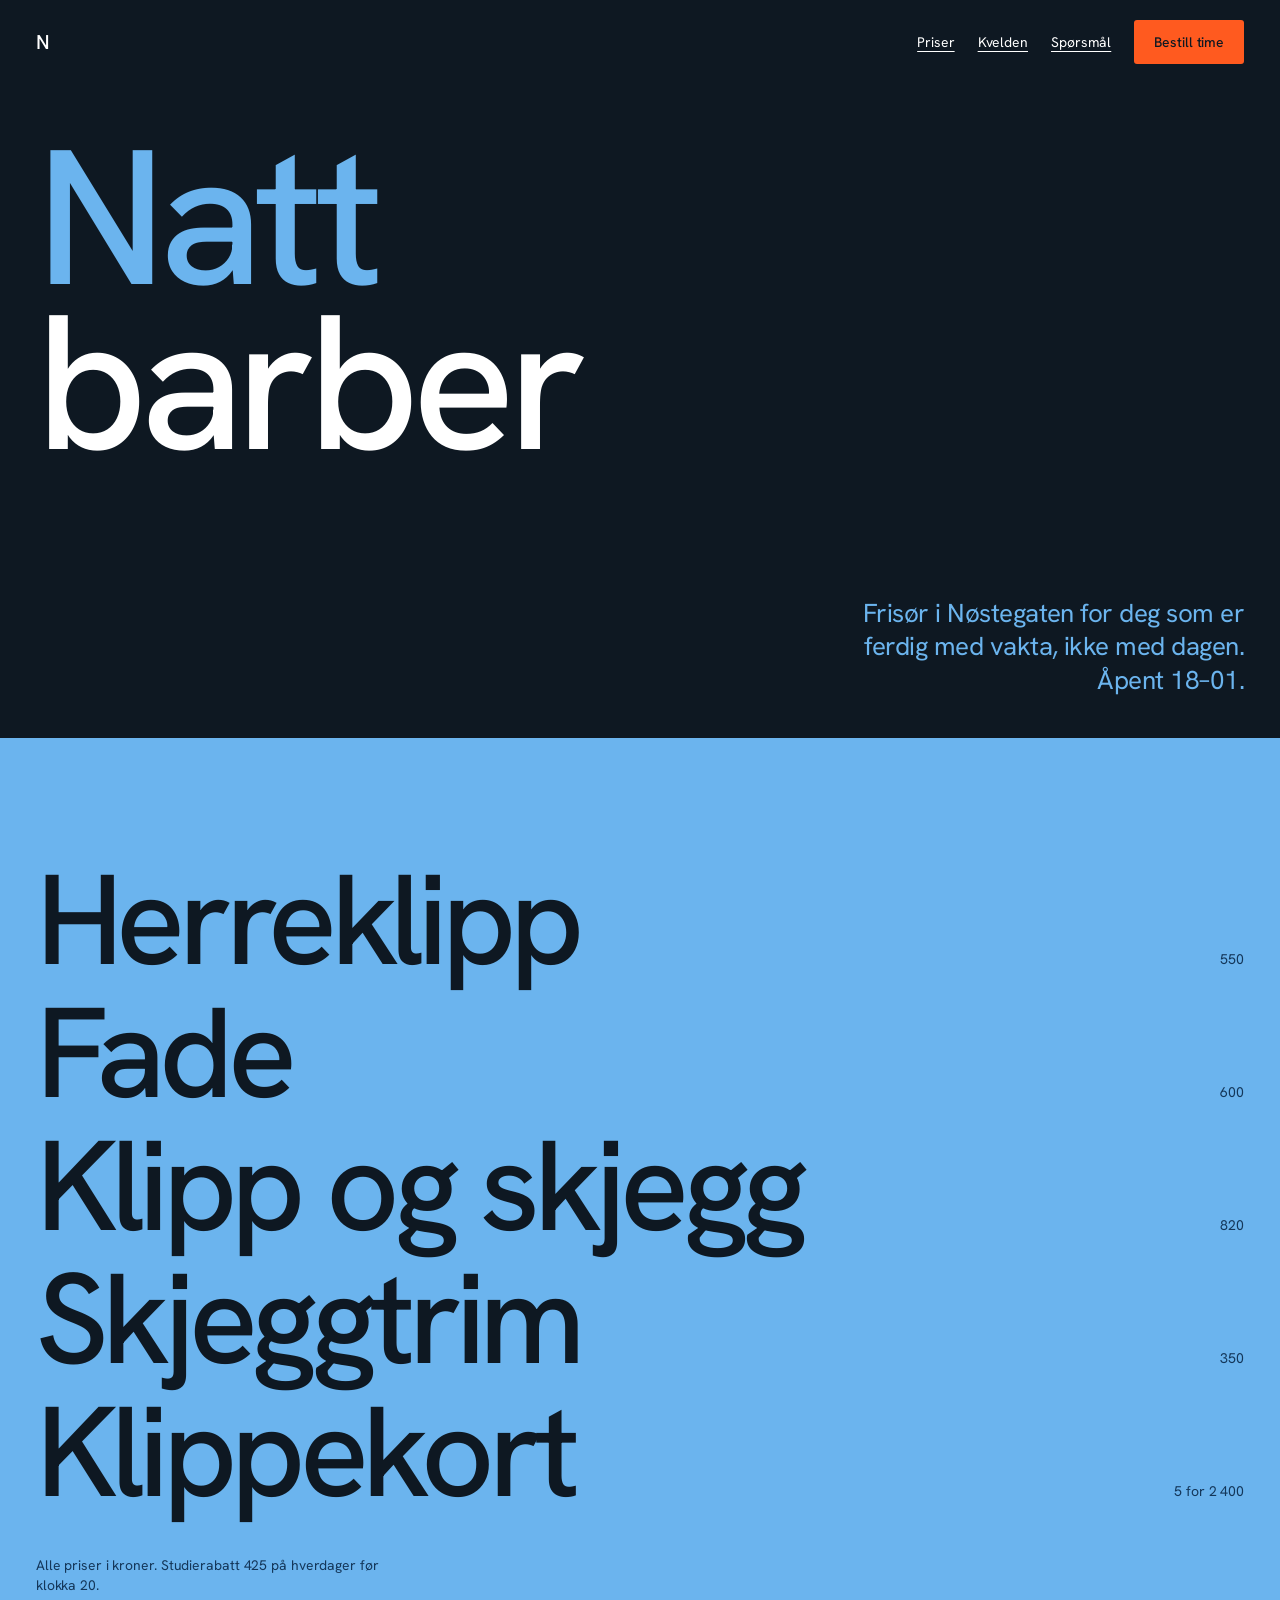
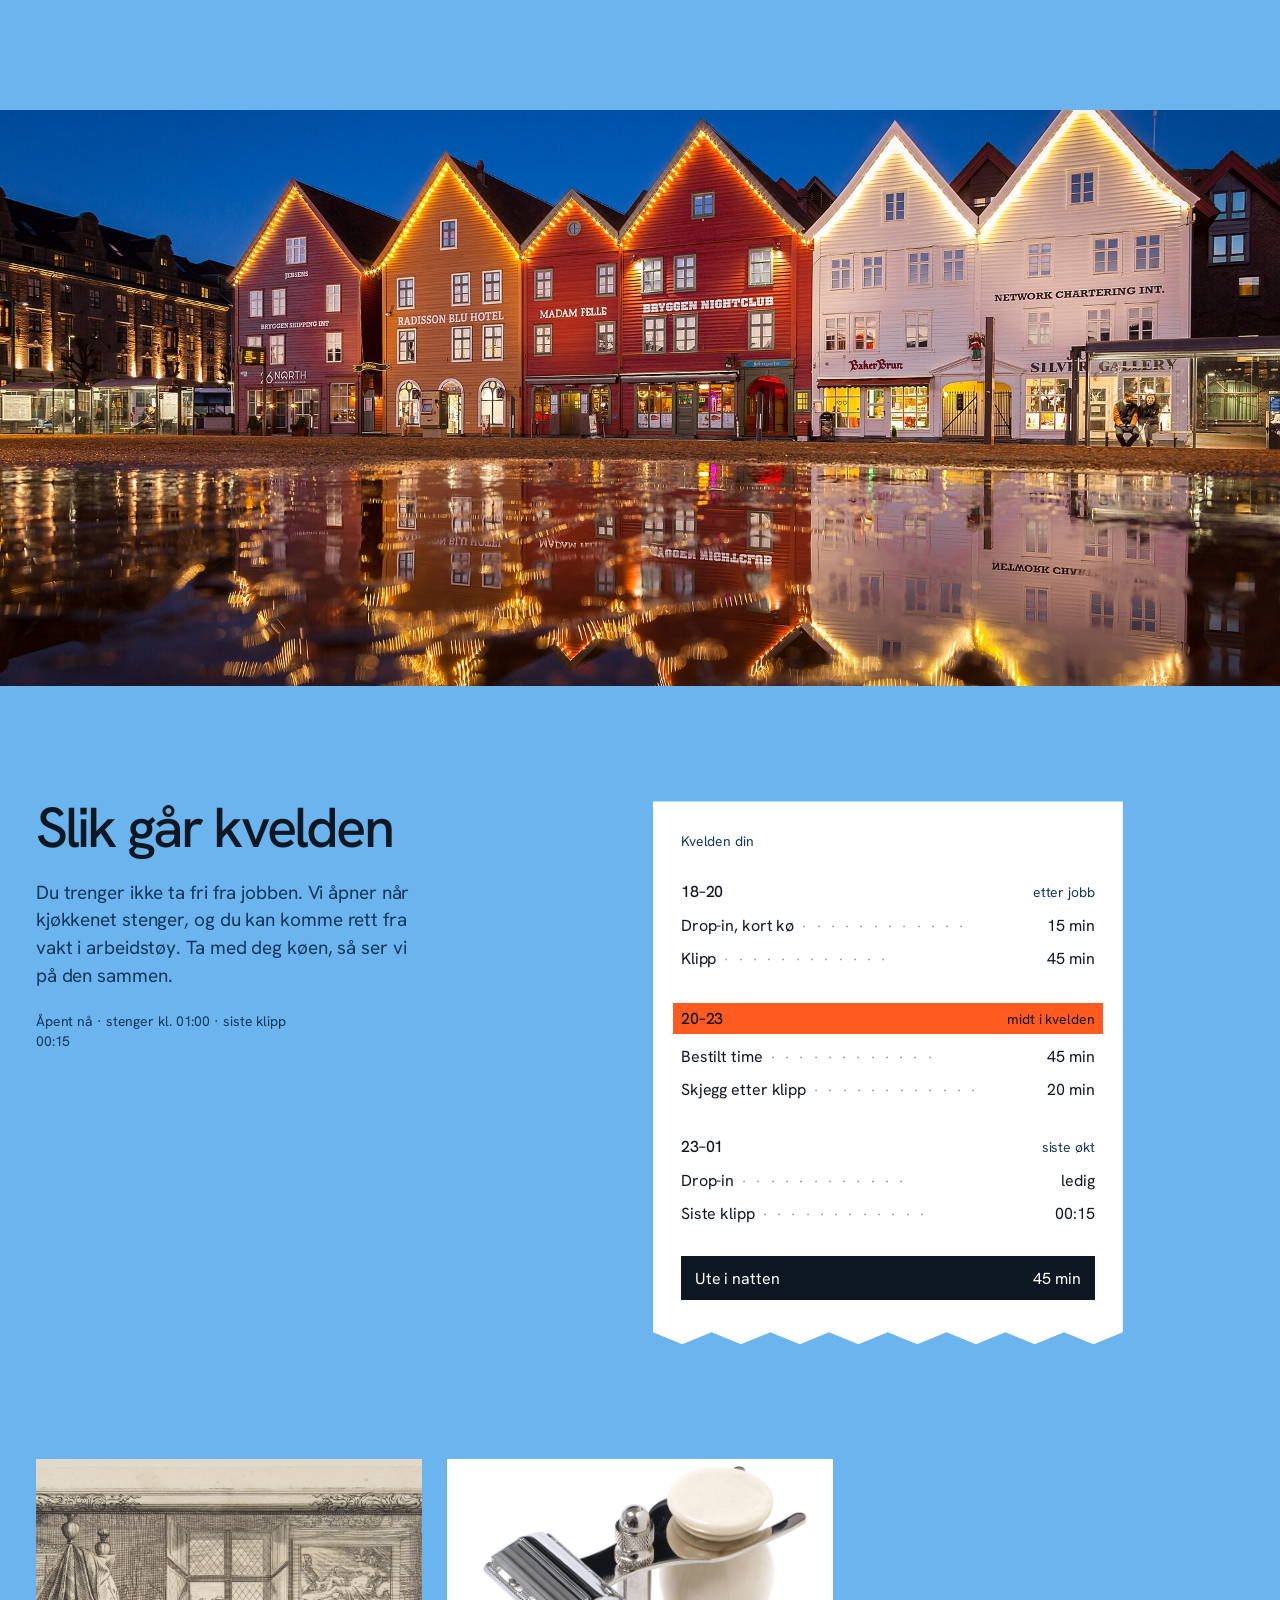
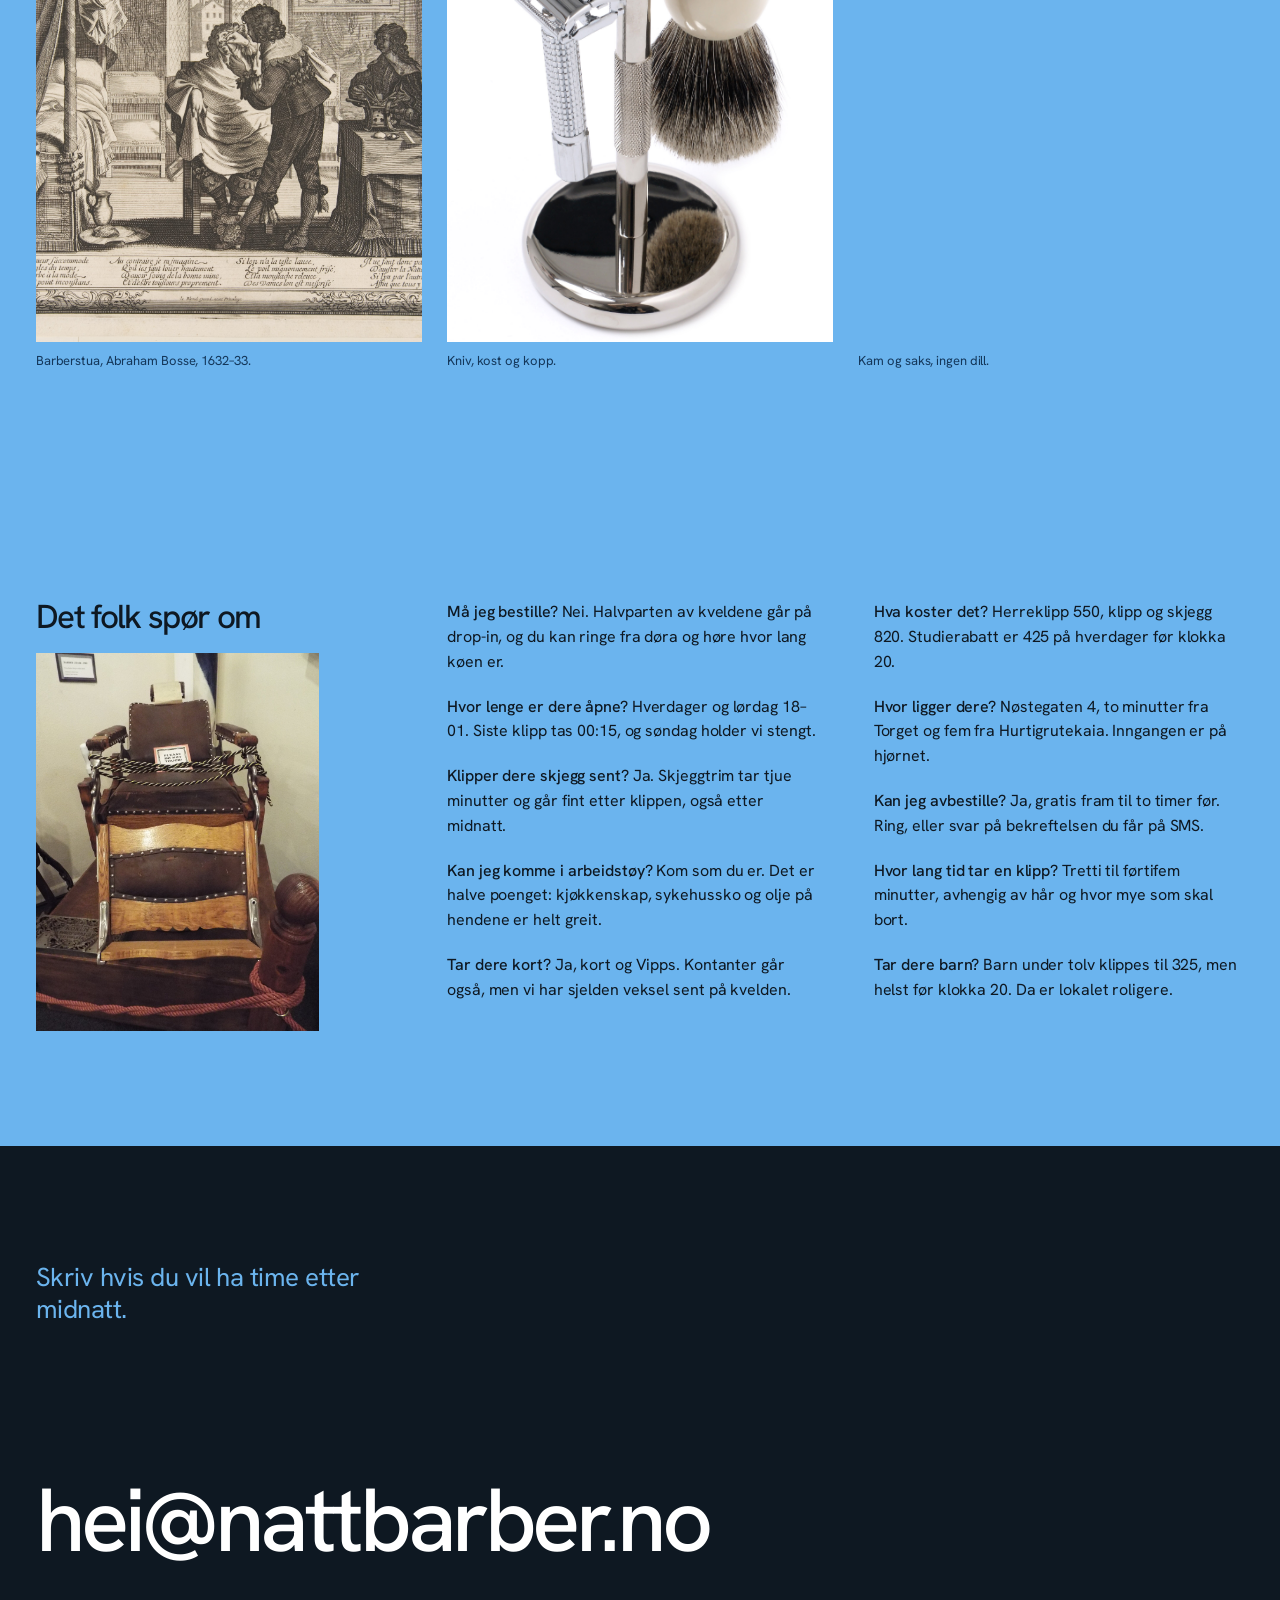
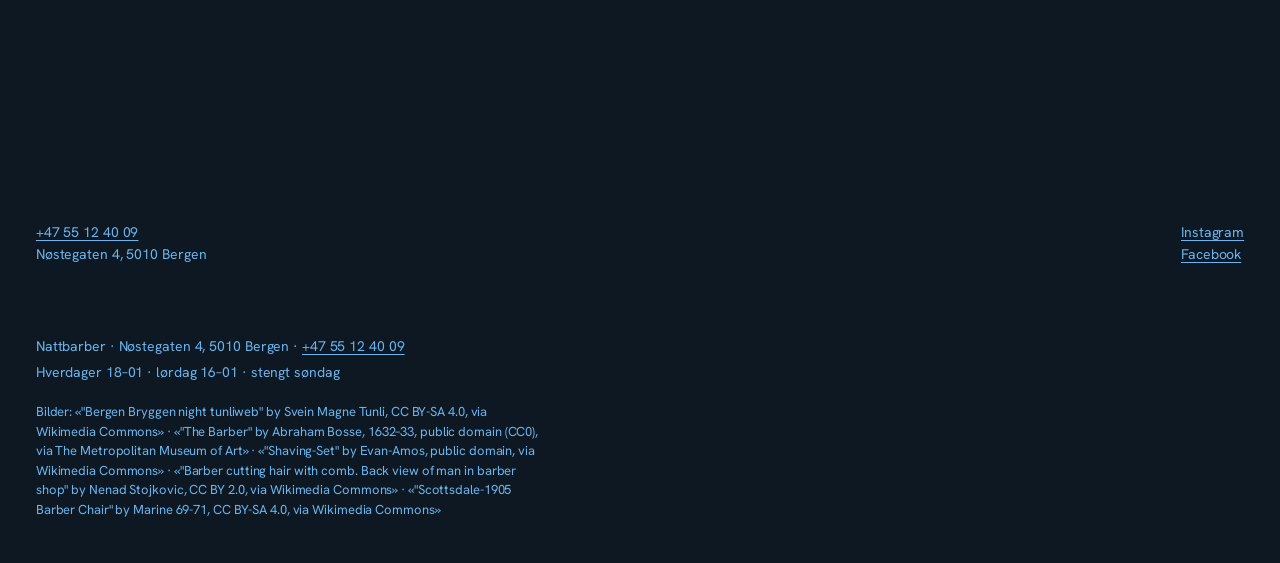
<file: 09-nattbarber/index.html>
<!doctype html>
<html lang="nb">
<head>
<meta charset="utf-8">
<meta name="viewport" content="width=device-width, initial-scale=1">
<title>Nattbarber — klipp etter vakta, Bergen</title>
<meta name="description" content="Nattbarber i Nøstegaten 4 i Bergen. Herreklipp, fade og skjegg fra 18 til 01, for deg som jobber når andre sover.">
<link rel="preconnect" href="https://fonts.googleapis.com">
<link rel="preconnect" href="https://fonts.gstatic.com" crossorigin>
<link href="https://fonts.googleapis.com/css2?family=Hanken+Grotesk:wght@400;500&display=swap" rel="stylesheet">
<link rel="stylesheet" href="style.css">
</head>
<body>
<a class="skip" href="#hoved">Til innholdet</a>

<header class="site-head">
  <a class="mark" href="#topp" aria-label="Nattbarber, til toppen">N</a>
  <nav class="site-nav" aria-label="Hovedmeny">
    <a href="#priser">Priser</a>
    <a href="#kvelden">Kvelden</a>
    <a href="#sporsmal">Spørsmål</a>
    <a class="btn" href="#booking">Bestill time</a>
  </nav>
</header>

<main id="hoved">

  <section class="hero" id="topp" aria-labelledby="hero-name">
    <h1 class="hero-name" id="hero-name">
      <span class="line line-a"><span>Natt</span></span>
      <span class="line line-b"><span>barber</span></span>
    </h1>
    <p class="hero-note">Frisør i Nøstegaten for deg som er ferdig med vakta, ikke med dagen. Åpent 18–01.</p>
  </section>

  <section class="poster" id="priser" aria-labelledby="priser-h">
    <h2 class="sr-only" id="priser-h">Priser</h2>
    <ul class="services">
      <li class="reveal"><a href="#booking"><span class="svc">Herreklipp</span><span class="price">550</span></a></li>
      <li class="reveal"><a href="#booking"><span class="svc">Fade</span><span class="price">600</span></a></li>
      <li class="reveal"><a href="#booking"><span class="svc">Klipp og skjegg</span><span class="price">820</span></a></li>
      <li class="reveal"><a href="#booking"><span class="svc">Skjeggtrim</span><span class="price">350</span></a></li>
      <li class="reveal"><a href="#booking"><span class="svc">Klippekort</span><span class="price">5 for 2 400</span></a></li>
    </ul>
    <p class="poster-note reveal">Alle priser i kroner. Studierabatt 425 på hverdager før klokka 20.</p>
  </section>

  <figure class="band reveal">
    <img src="../assets/img/bergen-bryggen-night-tunliweb.jpg" width="1920" height="1080"
         alt="Bryggen i Bergen om natten, vinduene lyser og husrekka speiler seg i vannet."
         decoding="async">
  </figure>

  <section class="how" id="kvelden" aria-labelledby="kvelden-h">
    <div class="how-copy reveal">
      <h2 id="kvelden-h">Slik går kvelden</h2>
      <p>Du trenger ikke ta fri fra jobben. Vi åpner når kjøkkenet stenger, og du kan komme rett fra vakt i arbeidstøy. Ta med deg køen, så ser vi på den sammen.</p>
      <p class="status" id="status" aria-live="polite">Sjekker åpningstida …</p>
    </div>

    <div class="slip reveal">
      <p class="slip-head">Kvelden din</p>
      <div class="slip-group reveal" data-days="1,2,3,4">
        <p class="slip-time">18–20 <span>etter jobb</span></p>
        <p class="slip-row"><span>Drop-in, kort kø</span><span class="lead" aria-hidden="true">· · · · · · · · · · · ·</span><span>15 min</span></p>
        <p class="slip-row"><span>Klipp</span><span class="lead" aria-hidden="true">· · · · · · · · · · · ·</span><span>45 min</span></p>
      </div>
      <div class="slip-group reveal" data-days="1,2,3,4,5">
        <p class="slip-time">20–23 <span>midt i kvelden</span></p>
        <p class="slip-row"><span>Bestilt time</span><span class="lead" aria-hidden="true">· · · · · · · · · · · ·</span><span>45 min</span></p>
        <p class="slip-row"><span>Skjegg etter klipp</span><span class="lead" aria-hidden="true">· · · · · · · · · · · ·</span><span>20 min</span></p>
      </div>
      <div class="slip-group reveal" data-days="5,6">
        <p class="slip-time">23–01 <span>siste økt</span></p>
        <p class="slip-row"><span>Drop-in</span><span class="lead" aria-hidden="true">· · · · · · · · · · · ·</span><span>ledig</span></p>
        <p class="slip-row"><span>Siste klipp</span><span class="lead" aria-hidden="true">· · · · · · · · · · · ·</span><span>00:15</span></p>
      </div>
      <p class="slip-total reveal"><span>Ute i natten</span><span>45 min</span></p>
    </div>
  </section>

  <section class="stills" aria-labelledby="stills-h">
    <h2 class="sr-only" id="stills-h">Fra faget og byen</h2>
    <div class="stills-grid">
      <figure class="reveal">
        <img src="../assets/img/the-barber.jpg" width="3595" height="2741"
             alt="Maleri fra 1632 av en barber som klipper en kunde i en stue med hjelpere rundt."
             loading="lazy" decoding="async">
        <figcaption>Barberstua, Abraham Bosse, 1632–33.</figcaption>
      </figure>
      <figure class="reveal">
        <img src="../assets/img/shaving-set.jpg" width="1750" height="2400"
             alt="Barberkniv, kost og såpekopp stilt opp mot hvit bakgrunn."
             loading="lazy" decoding="async">
        <figcaption>Kniv, kost og kopp.</figcaption>
      </figure>
      <figure class="reveal">
        <img src="../assets/img/barber-cutting-hair-with-comb-back-view.jpg" width="1920" height="1282"
             alt="Barber som klipper en mann bakfra med kam og saks i en salong."
             loading="lazy" decoding="async">
        <figcaption>Kam og saks, ingen dill.</figcaption>
      </figure>
    </div>
  </section>

  <section class="faq" id="sporsmal" aria-labelledby="sporsmal-h">
    <div class="faq-side reveal">
      <h2 id="sporsmal-h">Det folk spør om</h2>
      <img src="../assets/img/scottsdale-1905-barber-chair.jpg" width="1920" height="2560"
           alt="En gammel barberstol i tre og skinn, fotografert i et museum."
           loading="lazy" decoding="async">
    </div>
    <div class="faq-text reveal">
      <p><b>Må jeg bestille?</b> Nei. Halvparten av kveldene går på drop-in, og du kan ringe fra døra og høre hvor lang køen er.</p>
      <p><b>Hvor lenge er dere åpne?</b> Hverdager og lørdag 18–01. Siste klipp tas 00:15, og søndag holder vi stengt.</p>
      <p><b>Klipper dere skjegg sent?</b> Ja. Skjeggtrim tar tjue minutter og går fint etter klippen, også etter midnatt.</p>
      <p><b>Kan jeg komme i arbeidstøy?</b> Kom som du er. Det er halve poenget: kjøkkenskap, sykehussko og olje på hendene er helt greit.</p>
      <p><b>Tar dere kort?</b> Ja, kort og Vipps. Kontanter går også, men vi har sjelden veksel sent på kvelden.</p>
      <p><b>Hva koster det?</b> Herreklipp 550, klipp og skjegg 820. Studierabatt er 425 på hverdager før klokka 20.</p>
      <p><b>Hvor ligger dere?</b> Nøstegaten 4, to minutter fra Torget og fem fra Hurtigrutekaia. Inngangen er på hjørnet.</p>
      <p><b>Kan jeg avbestille?</b> Ja, gratis fram til to timer før. Ring, eller svar på bekreftelsen du får på SMS.</p>
      <p><b>Hvor lang tid tar en klipp?</b> Tretti til førtifem minutter, avhengig av hår og hvor mye som skal bort.</p>
      <p><b>Tar dere barn?</b> Barn under tolv klippes til 325, men helst før klokka 20. Da er lokalet roligere.</p>
    </div>
  </section>

  <section class="contact" id="booking" aria-labelledby="booking-h">
    <h2 class="sr-only" id="booking-h">Bestill time</h2>
    <p class="contact-note reveal">Skriv hvis du vil ha time etter midnatt.</p>
    <a class="contact-mail reveal" href="mailto:hei@nattbarber.no">hei@<wbr>nattbarber.no</a>
    <div class="contact-foot">
      <p><a href="tel:+4755124009">+47 55 12 40 09</a><br>Nøstegaten 4, 5010 Bergen</p>
      <p><a href="https://www.instagram.com/">Instagram</a><br><a href="https://www.facebook.com/">Facebook</a></p>
    </div>
  </section>

</main>

<footer class="foot">
  <p class="foot-row">Nattbarber · Nøstegaten 4, 5010 Bergen · <a href="tel:+4755124009">+47 55 12 40 09</a></p>
  <p class="foot-row">Hverdager 18–01 · lørdag 16–01 · stengt søndag</p>
  <p class="credits">Bilder: «"Bergen Bryggen night tunliweb" by Svein Magne Tunli, CC BY-SA 4.0, via Wikimedia Commons» · «"The Barber" by Abraham Bosse, 1632–33, public domain (CC0), via The Metropolitan Museum of Art» · «"Shaving-Set" by Evan-Amos, public domain, via Wikimedia Commons» · «"Barber cutting hair with comb. Back view of man in barber shop" by Nenad Stojkovic, CC BY 2.0, via Wikimedia Commons» · «"Scottsdale-1905 Barber Chair" by Marine 69-71, CC BY-SA 4.0, via Wikimedia Commons»</p>
</footer>

<script src="script.js" defer></script>
</body>
</html>
</file>
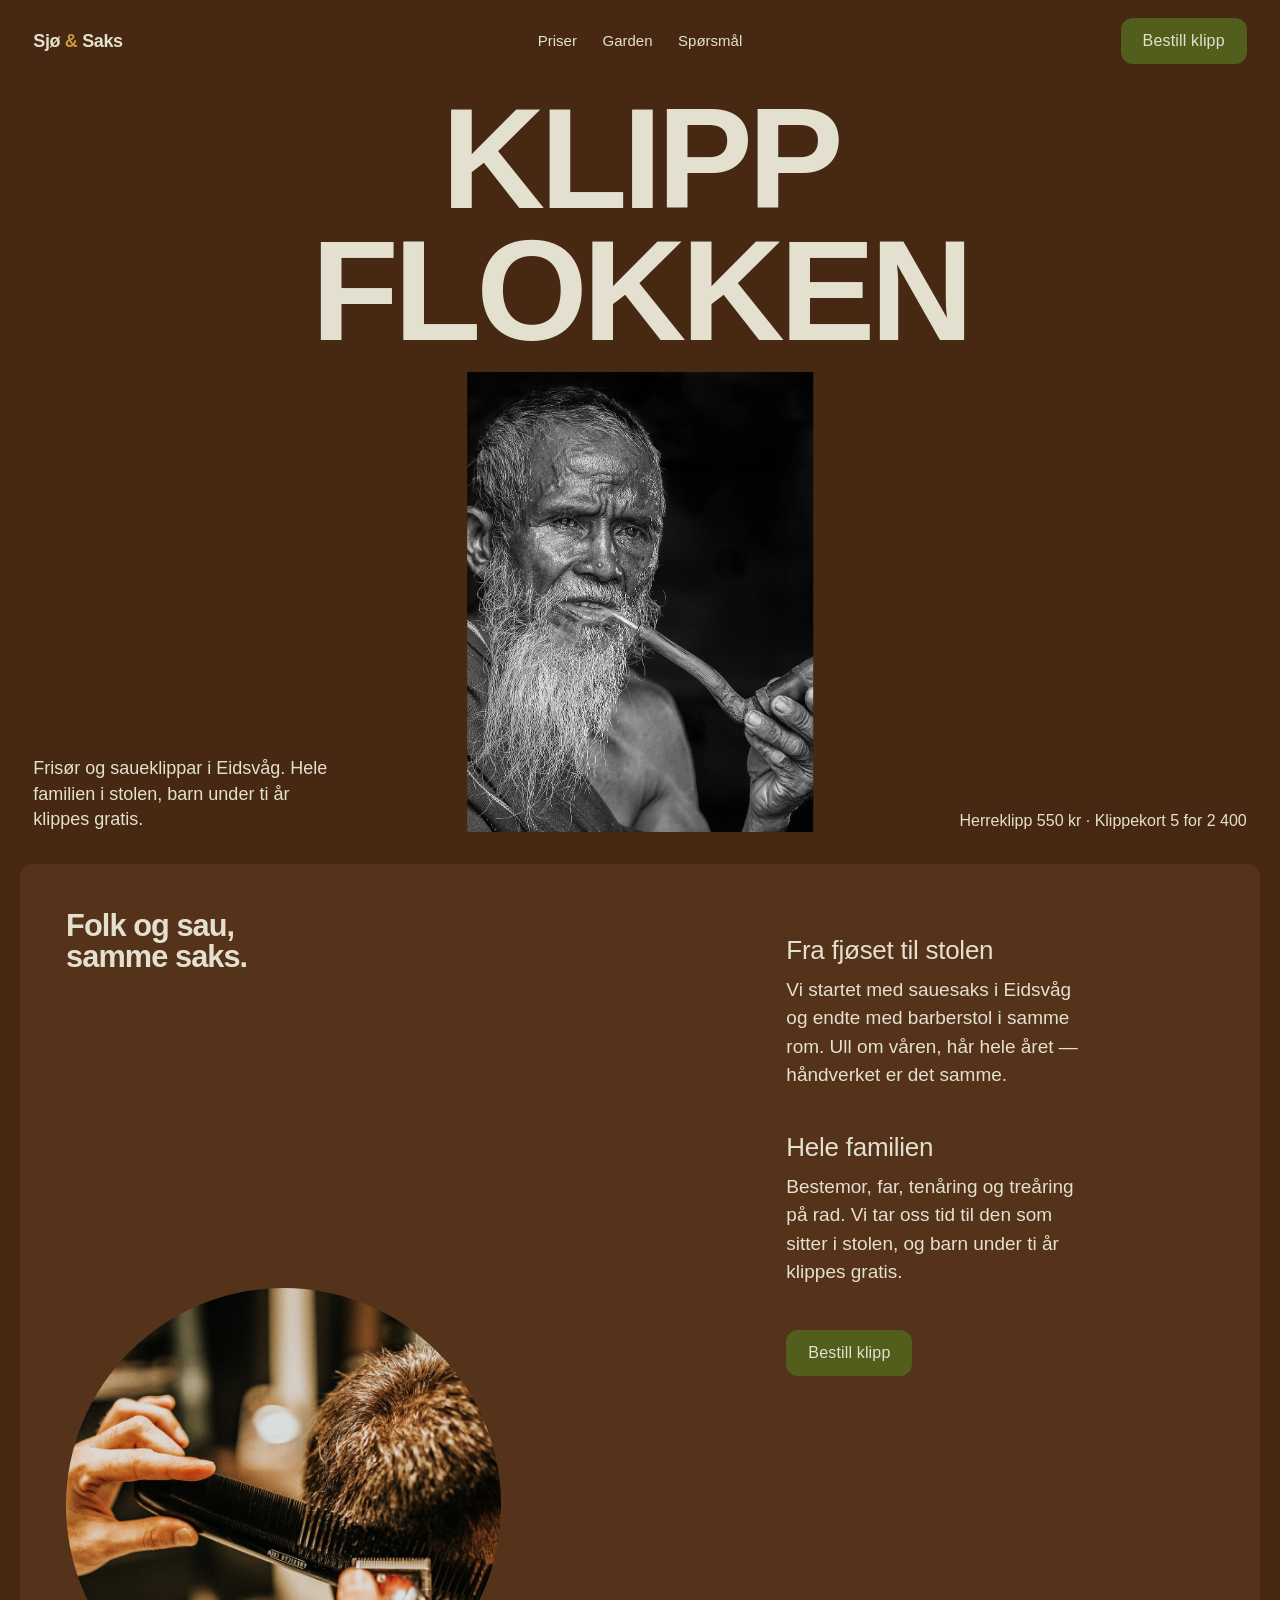
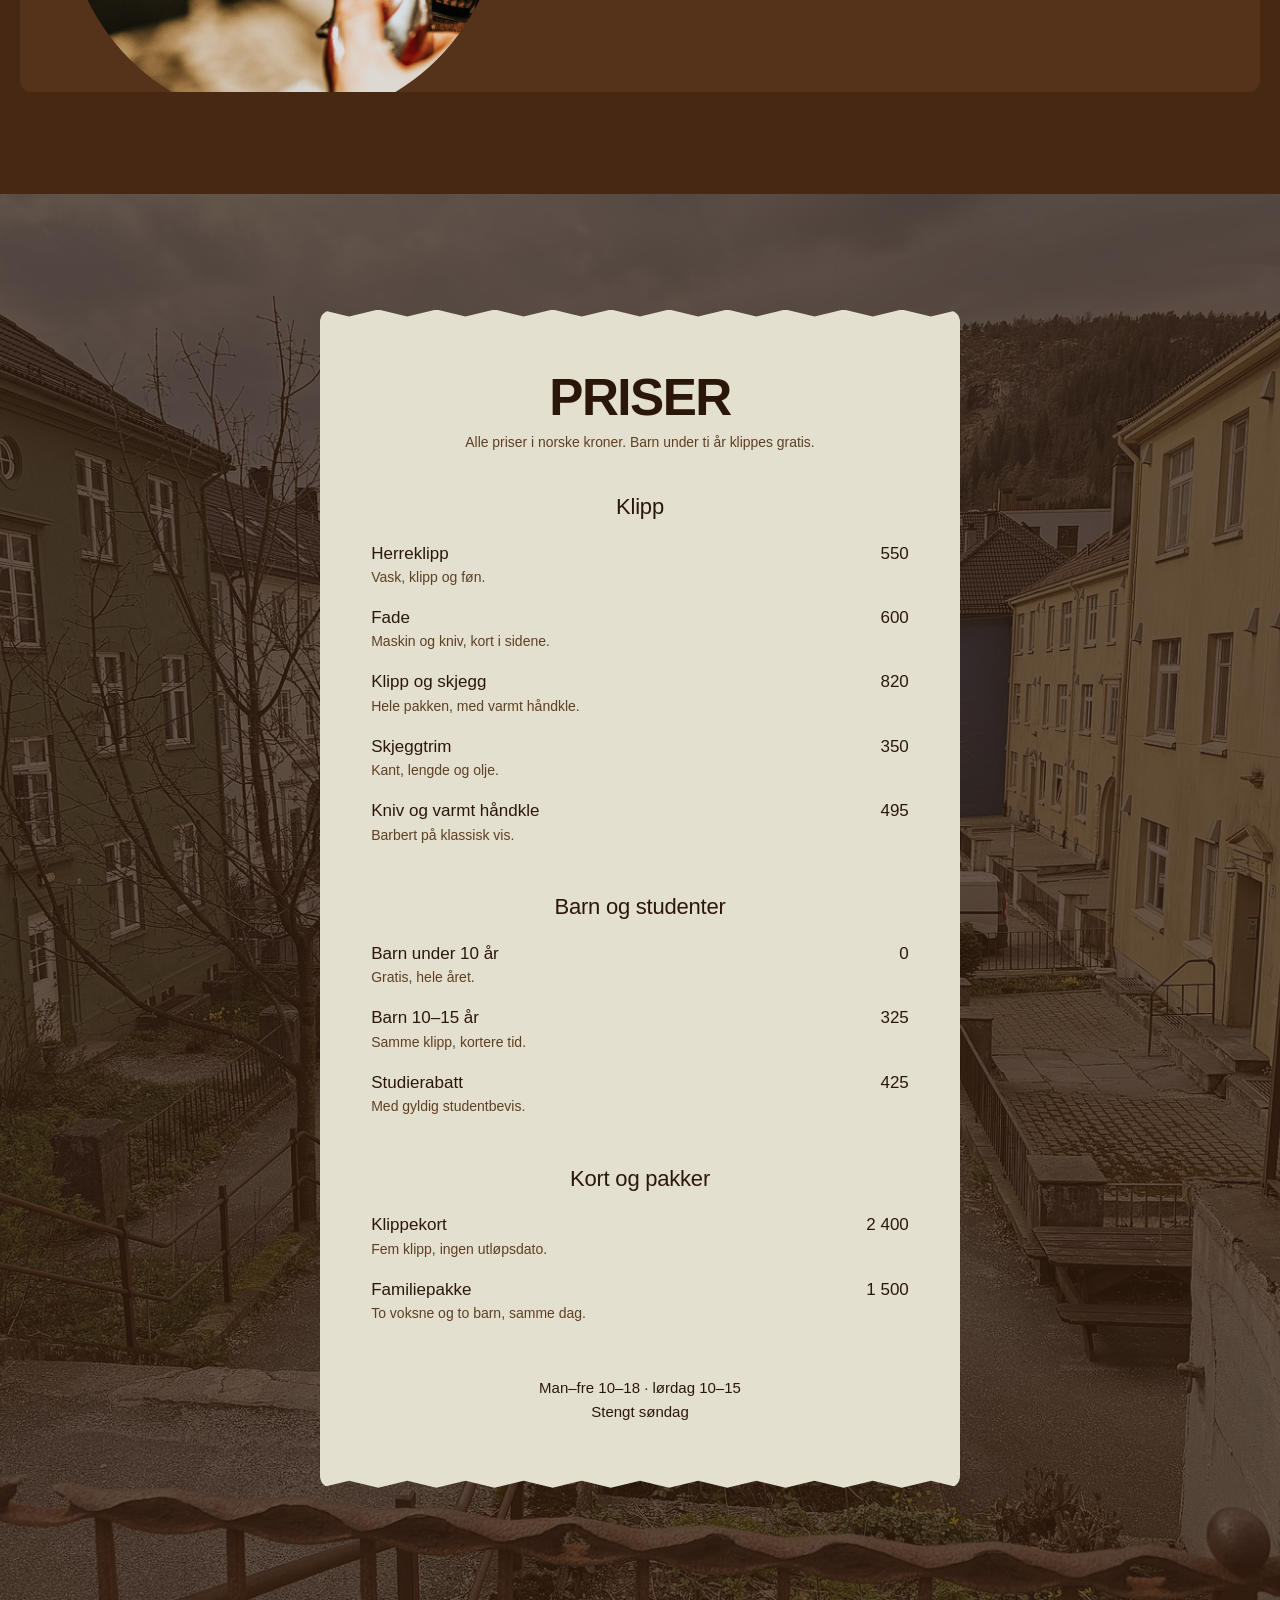
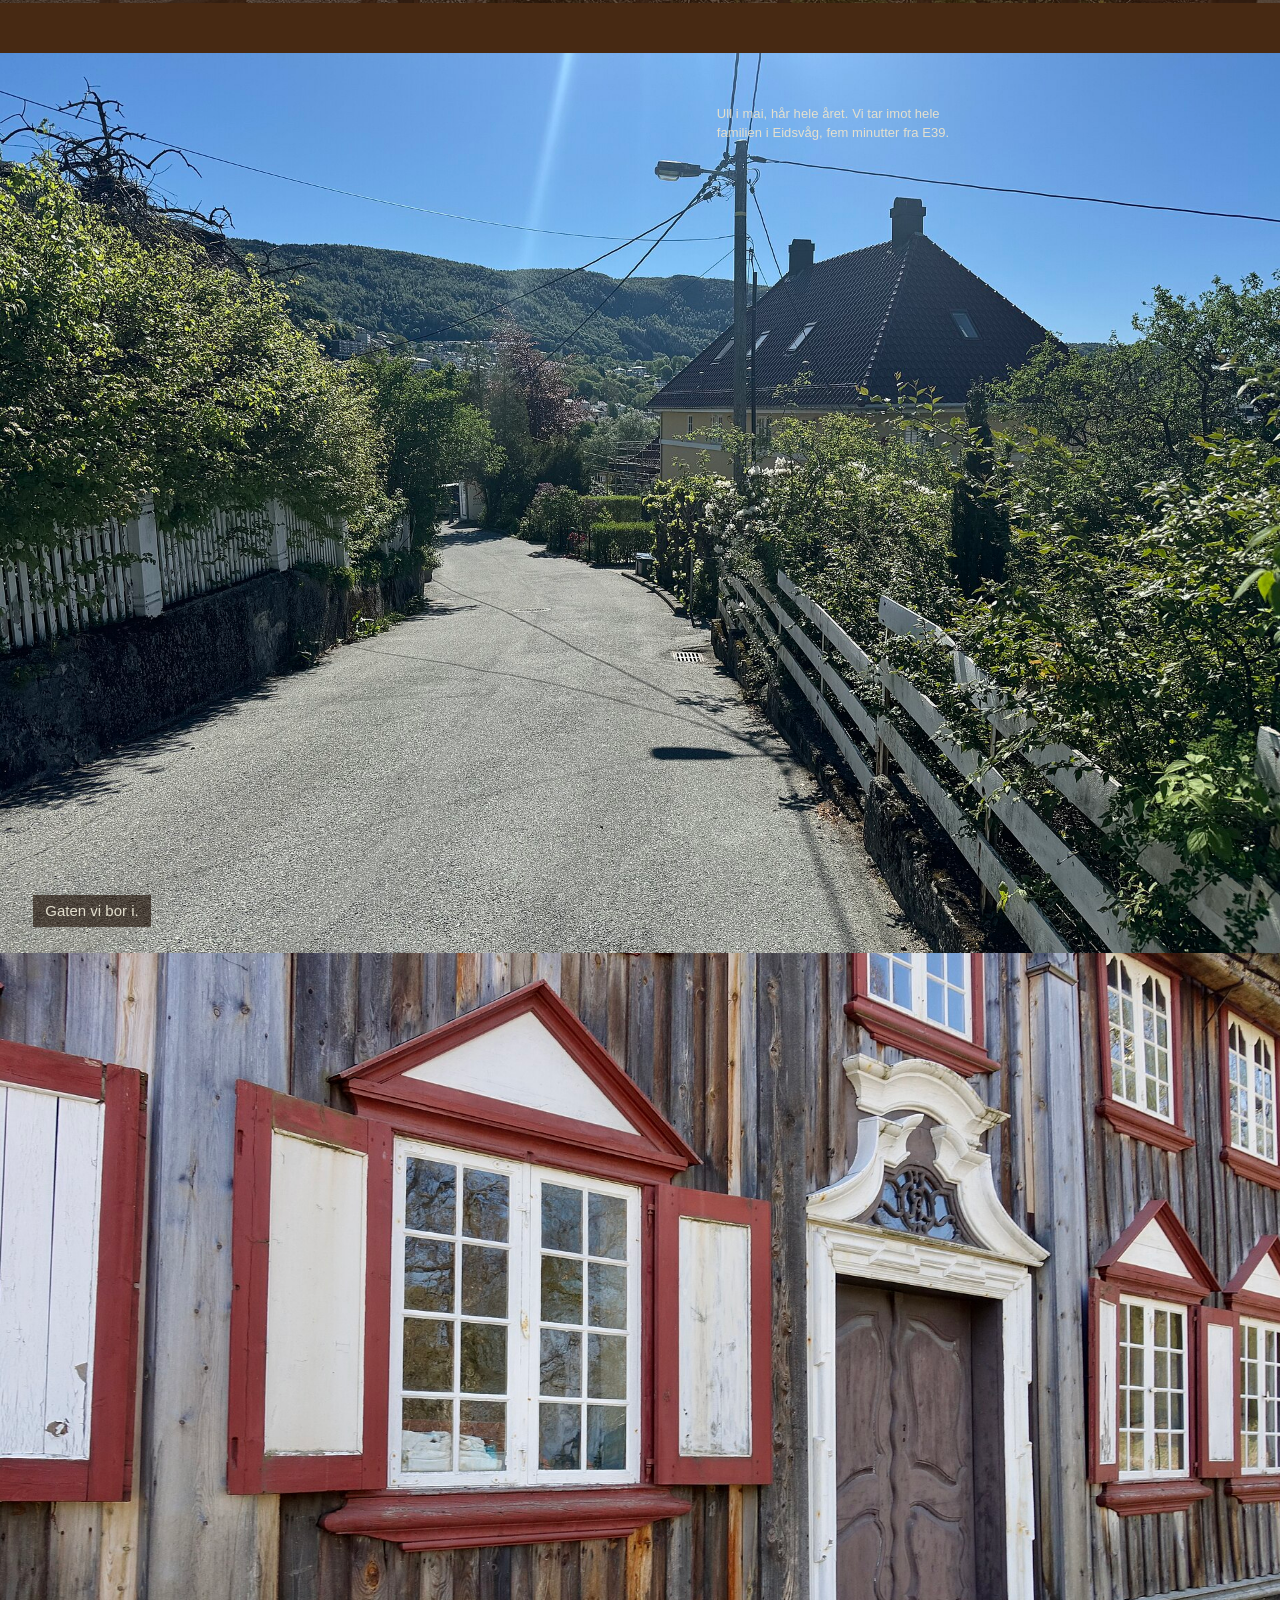
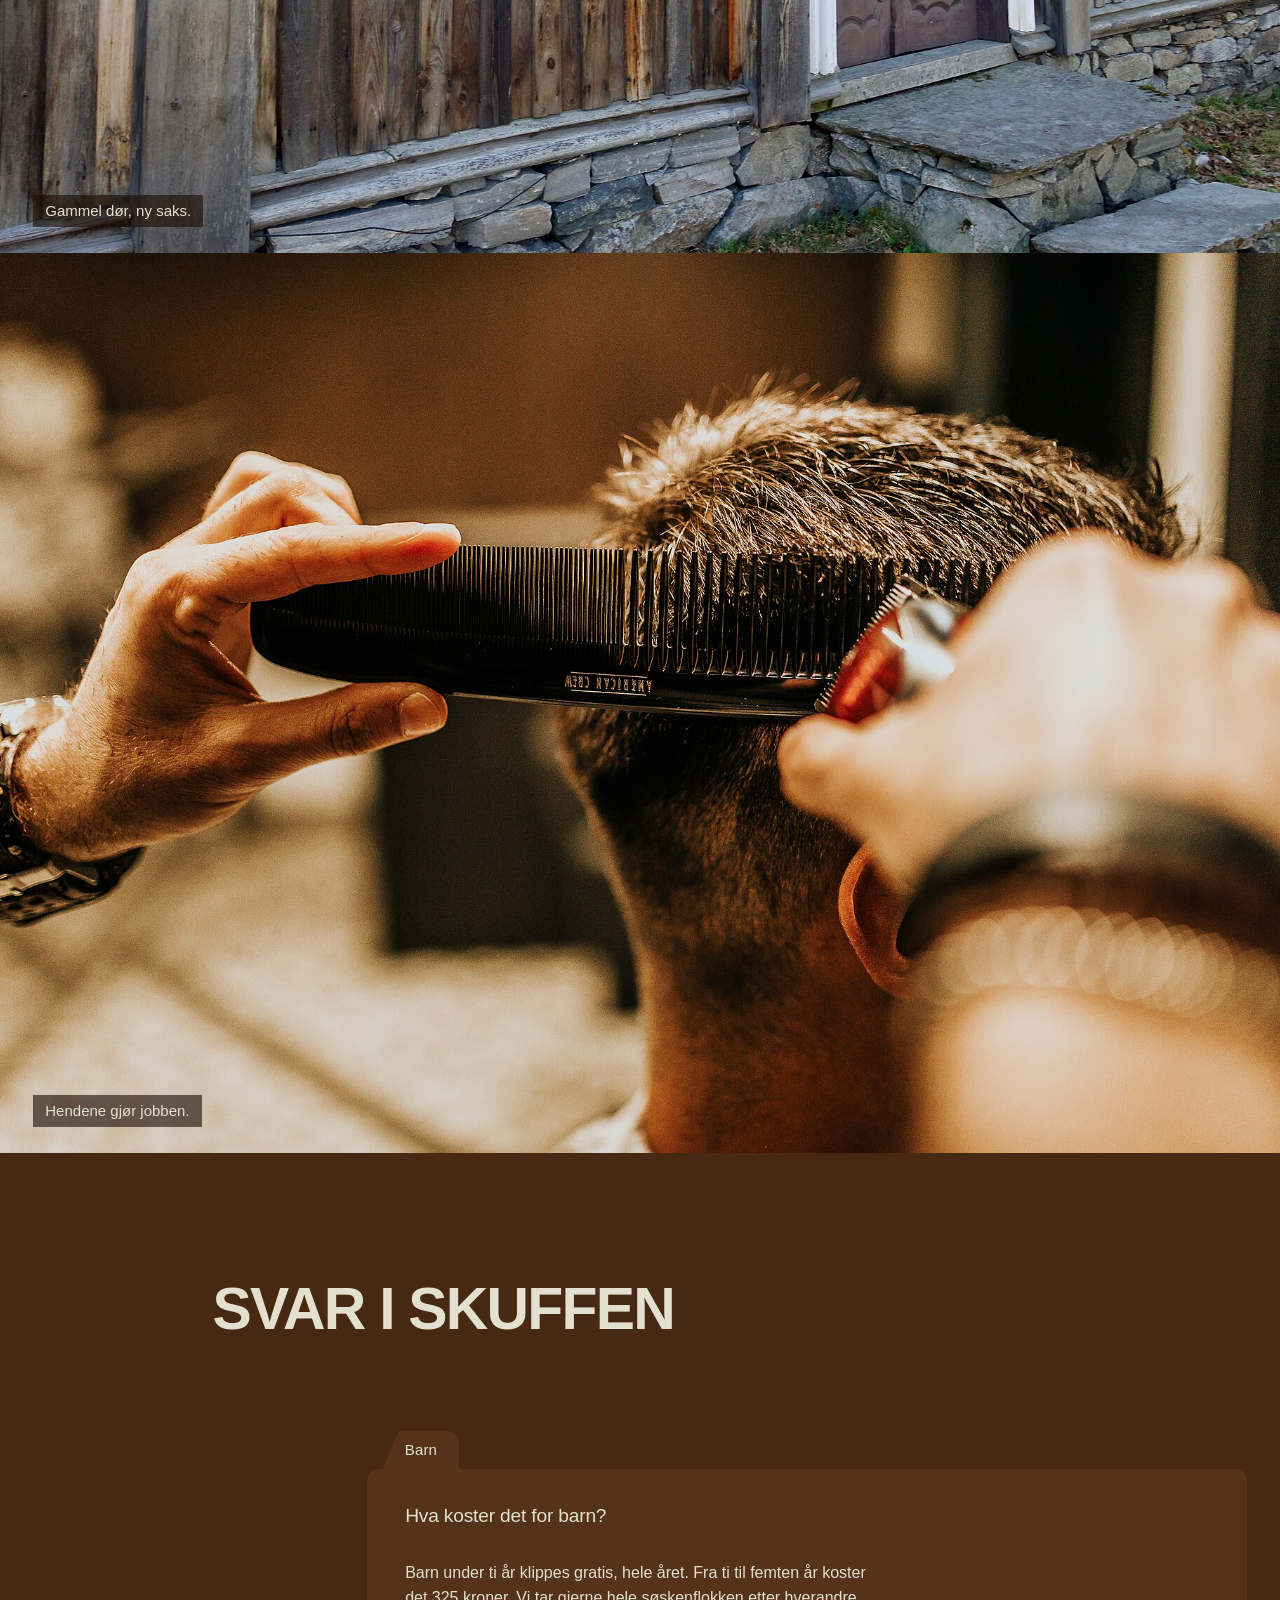
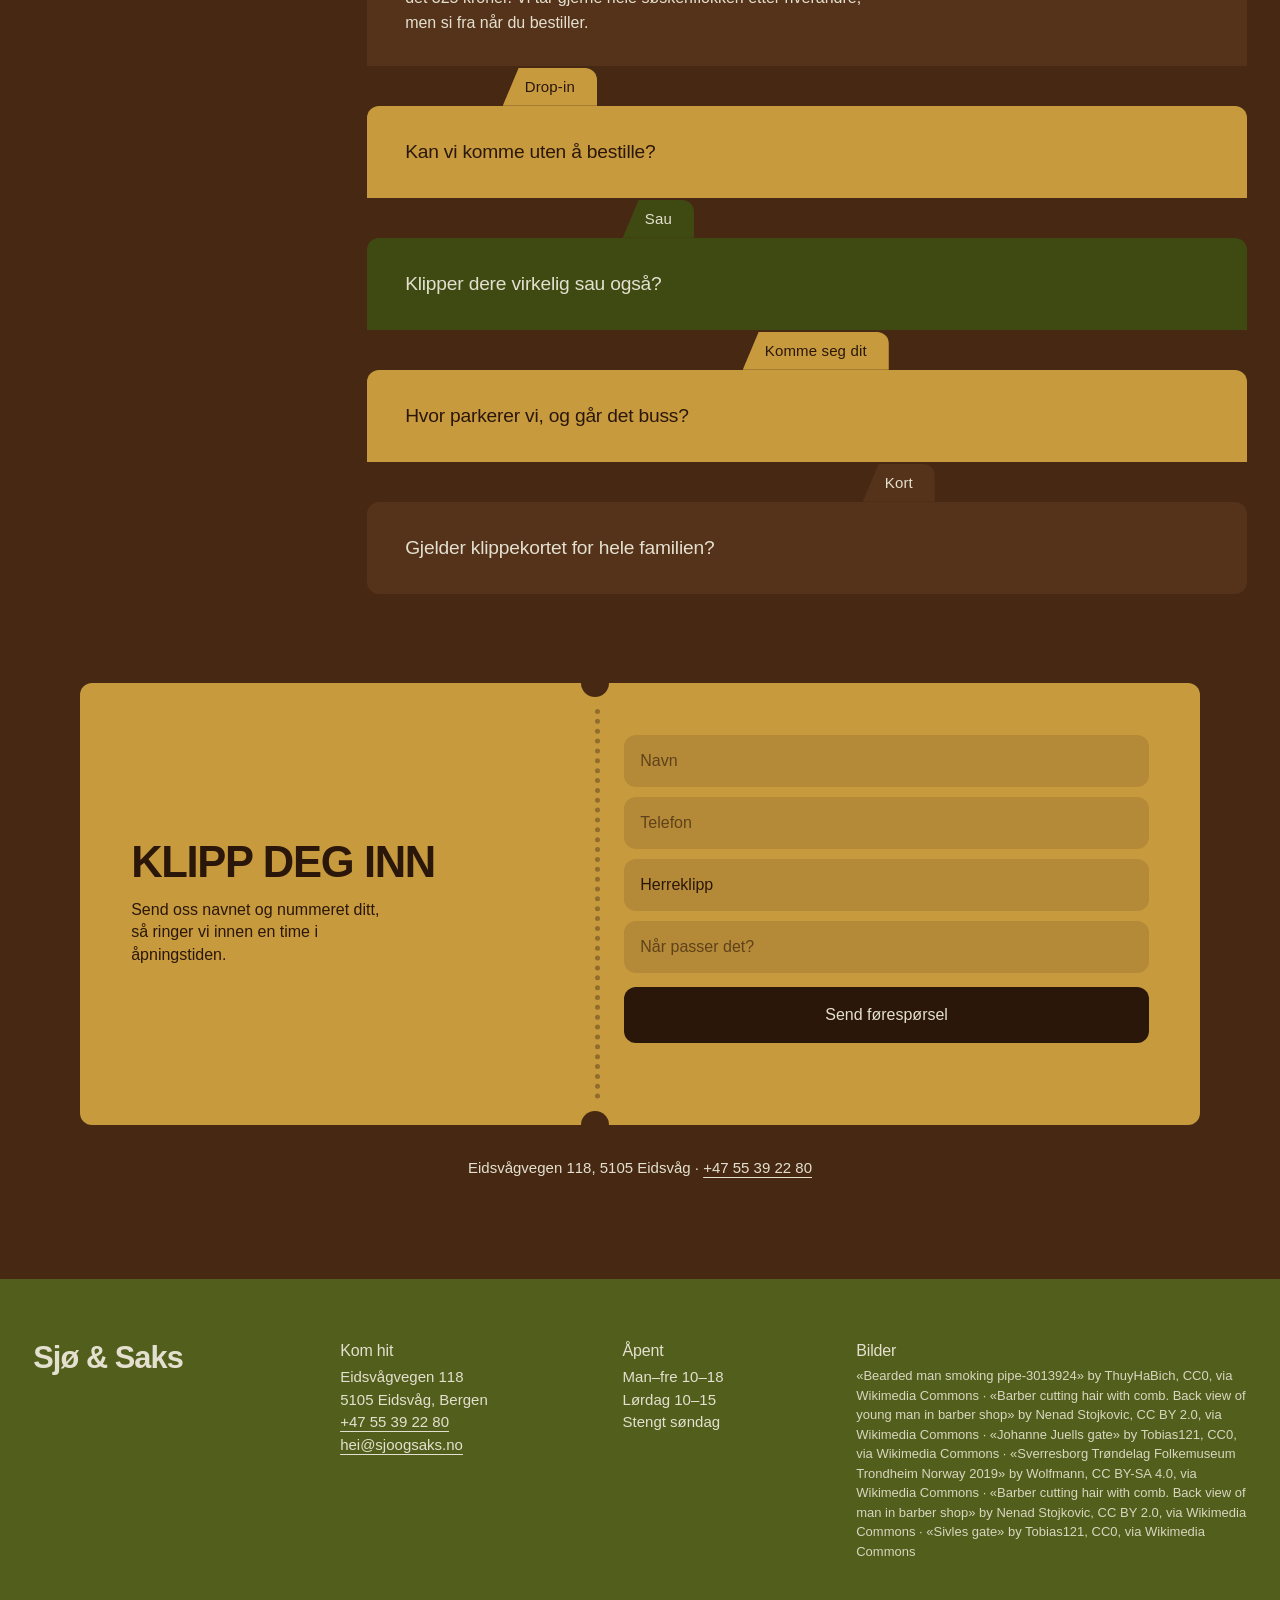
<file: 10-sjo-og-saks/index.html>
<!DOCTYPE html>
<html lang="nb">
<head>
<meta charset="utf-8">
<meta name="viewport" content="width=device-width, initial-scale=1">
<title>Sjø &amp; Saks — frisør og saueklippar i Eidsvåg</title>
<meta name="description" content="Frisør og saueklippar i Eidsvåg ved Bergen. Hele familien i stolen, barn under ti år klippes gratis.">
<link rel="preconnect" href="https://api.fontshare.com">
<link rel="preconnect" href="https://cdn.fontshare.com" crossorigin>
<link href="https://api.fontshare.com/v2/css?f[]=cabinet-grotesk@400,500,800&display=swap" rel="stylesheet">
<link rel="stylesheet" href="style.css">
</head>
<body>
<a class="skip" href="#hoved">Til innholdet</a>

<header class="top">
  <a class="mark" href="#topp">Sjø <span>&amp;</span> Saks</a>
  <nav class="top-nav" aria-label="Hovedmeny">
    <a href="#priser">Priser</a>
    <a href="#garden">Garden</a>
    <a href="#sporsmal">Spørsmål</a>
  </nav>
  <a class="btn top-btn" href="#bestill">Bestill klipp</a>
</header>

<main id="hoved">

  <section class="hero" id="topp">
    <h1 class="hero-name">
      <span class="line line-a"><span class="line-in">Klipp</span></span>
      <span class="line line-b"><span class="line-in">flokken</span></span>
    </h1>
    <figure class="hero-shot">
      <img src="../assets/img/bearded-man-smoking-pipe-3013924.jpg" width="1920" height="1280" alt="Mann med skjegg som røyker pipe i varmen fra et bål">
    </figure>
    <p class="hero-note">Frisør og saueklippar i Eidsvåg. Hele familien i stolen, barn under ti år klippes gratis.</p>
    <p class="hero-fact">Herreklipp 550 kr · Klippekort 5 for 2 400</p>
  </section>

  <section class="about" id="om" aria-labelledby="om-h">
    <div class="about-inner">
      <div class="about-left">
        <h2 class="about-state" id="om-h">Folk og sau, samme saks.</h2>
        <figure class="about-shot">
          <img src="../assets/img/barber-cutting-hair-with-comb-back-view-2.jpg" width="1920" height="2876" alt="Hånd med kam klipper håret på en ung mann, bakfra" loading="lazy" decoding="async">
        </figure>
      </div>
      <div class="about-right">
        <div class="about-block">
          <h3>Fra fjøset til stolen</h3>
          <p>Vi startet med sauesaks i Eidsvåg og endte med barberstol i samme rom. Ull om våren, hår hele året — håndverket er det samme.</p>
        </div>
        <div class="about-block">
          <h3>Hele familien</h3>
          <p>Bestemor, far, tenåring og treåring på rad. Vi tar oss tid til den som sitter i stolen, og barn under ti år klippes gratis.</p>
        </div>
        <a class="btn" href="#bestill">Bestill klipp</a>
      </div>
    </div>
  </section>

  <section class="prices" id="priser" aria-labelledby="priser-h">
    <img class="prices-bg" src="../assets/img/sivles-gate.jpg" width="1920" height="1440" alt="Trehus i en bratt gate i Bergen" loading="lazy" decoding="async">
    <div class="sheet">
      <h2 id="priser-h">Priser</h2>
      <p class="sheet-note">Alle priser i norske kroner. Barn under ti år klippes gratis.</p>

      <div class="group">
        <h3>Klipp</h3>
        <ul class="items">
          <li><span class="svc">Herreklipp<em>Vask, klipp og føn.</em></span><span class="kr">550</span></li>
          <li><span class="svc">Fade<em>Maskin og kniv, kort i sidene.</em></span><span class="kr">600</span></li>
          <li><span class="svc">Klipp og skjegg<em>Hele pakken, med varmt håndkle.</em></span><span class="kr">820</span></li>
          <li><span class="svc">Skjeggtrim<em>Kant, lengde og olje.</em></span><span class="kr">350</span></li>
          <li><span class="svc">Kniv og varmt håndkle<em>Barbert på klassisk vis.</em></span><span class="kr">495</span></li>
        </ul>
      </div>

      <div class="group">
        <h3>Barn og studenter</h3>
        <ul class="items">
          <li><span class="svc">Barn under 10 år<em>Gratis, hele året.</em></span><span class="kr">0</span></li>
          <li><span class="svc">Barn 10–15 år<em>Samme klipp, kortere tid.</em></span><span class="kr">325</span></li>
          <li><span class="svc">Studierabatt<em>Med gyldig studentbevis.</em></span><span class="kr">425</span></li>
        </ul>
      </div>

      <div class="group">
        <h3>Kort og pakker</h3>
        <ul class="items">
          <li><span class="svc">Klippekort<em>Fem klipp, ingen utløpsdato.</em></span><span class="kr">2 400</span></li>
          <li><span class="svc">Familiepakke<em>To voksne og to barn, samme dag.</em></span><span class="kr">1 500</span></li>
        </ul>
      </div>

      <p class="sheet-hours">Man–fre 10–18 · lørdag 10–15<br>Stengt søndag</p>
    </div>
  </section>

  <section class="gallery" id="garden" aria-labelledby="garden-h">
    <h2 class="sr-only" id="garden-h">Garden, sauene og hendene</h2>
    <p class="gallery-note reveal">Ull i mai, hår hele året. Vi tar imot hele familien i Eidsvåg, fem minutter fra E39.</p>
    <div class="frames">
      <figure class="frame">
        <img src="../assets/img/johanne-juells-gate.jpg" width="1920" height="1440" alt="Steinhus og trehus langs en gate i Bergen" loading="lazy" decoding="async">
        <p class="cap">Gaten vi bor i.</p>
      </figure>
      <figure class="frame">
        <img src="../assets/img/sverresborg-tr-ndelag-folkemuseum-trondheim-norway-2019.jpg" width="1920" height="1280" alt="Gammel treport i en norsk gård" loading="lazy" decoding="async">
        <p class="cap">Gammel dør, ny saks.</p>
      </figure>
      <figure class="frame">
        <img src="../assets/img/barber-cutting-hair-with-comb-back-view.jpg" width="1920" height="1282" alt="Barber som klipper en mann med kam, bakfra" loading="lazy" decoding="async">
        <p class="cap">Hendene gjør jobben.</p>
      </figure>
    </div>
  </section>

  <section class="faq" id="sporsmal" aria-labelledby="faq-h">
    <h2 id="faq-h">Svar i skuffen</h2>
    <div class="cards">
      <article class="card card-a is-open" style="--i:0">
        <h3 class="card-h">
          <button class="card-btn" id="kort-1" aria-expanded="true" aria-controls="svar-1">
            <span class="card-tab">Barn</span>
            <span class="card-q">Hva koster det for barn?</span>
          </button>
        </h3>
        <div class="card-a-body" id="svar-1" role="region" aria-labelledby="kort-1"><div class="card-a-in"><p>Barn under ti år klippes gratis, hele året. Fra ti til femten år koster det 325 kroner. Vi tar gjerne hele søskenflokken etter hverandre, men si fra når du bestiller.</p></div></div>
      </article>

      <article class="card card-b" style="--i:1">
        <h3 class="card-h">
          <button class="card-btn" id="kort-2" aria-expanded="false" aria-controls="svar-2">
            <span class="card-tab">Drop-in</span>
            <span class="card-q">Kan vi komme uten å bestille?</span>
          </button>
        </h3>
        <div class="card-a-body" id="svar-2" role="region" aria-labelledby="kort-2"><div class="card-a-in"><p>Ja, det er alltid drop-in i åpningstiden. Lørdager og i skoleferiene går det fort, så ring gjerne på forhånd og hør hvor lang køen er.</p></div></div>
      </article>

      <article class="card card-c" style="--i:2">
        <h3 class="card-h">
          <button class="card-btn" id="kort-3" aria-expanded="false" aria-controls="svar-3">
            <span class="card-tab">Sau</span>
            <span class="card-q">Klipper dere virkelig sau også?</span>
          </button>
        </h3>
        <div class="card-a-body" id="svar-3" role="region" aria-labelledby="kort-3"><div class="card-a-in"><p>Vi klipper sau i mai, for gårdene rundt Eidsvåg. Resten av året klipper vi folk. Det er samme teknikk, bare ulikt hår og mer ull.</p></div></div>
      </article>

      <article class="card card-b" style="--i:3">
        <h3 class="card-h">
          <button class="card-btn" id="kort-4" aria-expanded="false" aria-controls="svar-4">
            <span class="card-tab">Komme seg dit</span>
            <span class="card-q">Hvor parkerer vi, og går det buss?</span>
          </button>
        </h3>
        <div class="card-a-body" id="svar-4" role="region" aria-labelledby="kort-4"><div class="card-a-in"><p>Det er gratis parkering utenfor døra. Buss 3 og 4 stopper på Eidsvågneset, to minutter unna. Sykkel stiller du i stativet ved inngangen.</p></div></div>
      </article>

      <article class="card card-a" style="--i:4">
        <h3 class="card-h">
          <button class="card-btn" id="kort-5" aria-expanded="false" aria-controls="svar-5">
            <span class="card-tab">Kort</span>
            <span class="card-q">Gjelder klippekortet for hele familien?</span>
          </button>
        </h3>
        <div class="card-a-body" id="svar-5" role="region" aria-labelledby="kort-5"><div class="card-a-in"><p>Klippekortet er personlig, men du kan klippe hvem som helst i familien på det. Fem klipp, ingen utløpsdato, og barnas gratis klipp teller ikke på kortet.</p></div></div>
      </article>
    </div>
  </section>

  <section class="contact" id="bestill" aria-labelledby="bestill-h">
    <div class="coupon">
      <span class="notch notch-top" aria-hidden="true"></span>
      <span class="notch notch-bottom" aria-hidden="true"></span>
      <span class="perf" aria-hidden="true"></span>
      <div class="coupon-left">
        <h2 id="bestill-h">Klipp deg inn</h2>
        <p>Send oss navnet og nummeret ditt, så ringer vi innen en time i åpningstiden.</p>
      </div>
      <form class="coupon-form" id="skjema" novalidate>
        <div class="field">
          <label class="sr-only" for="navn">Navn</label>
          <input id="navn" name="navn" type="text" placeholder="Navn" autocomplete="name" required>
        </div>
        <div class="field">
          <label class="sr-only" for="tlf">Telefon</label>
          <input id="tlf" name="tlf" type="tel" placeholder="Telefon" autocomplete="tel" required>
        </div>
        <div class="field">
          <label class="sr-only" for="tjeneste">Tjeneste</label>
          <select id="tjeneste" name="tjeneste">
            <option>Herreklipp</option>
            <option>Klipp og skjegg</option>
            <option>Fade</option>
            <option>Barn under 10 år</option>
            <option>Familiepakke</option>
          </select>
        </div>
        <div class="field">
          <label class="sr-only" for="naar">Når passer det</label>
          <input id="naar" name="naar" type="text" placeholder="Når passer det?">
        </div>
        <button class="submit" type="submit">Send førespørsel</button>
        <p class="form-note" id="form-note" role="status"></p>
      </form>
    </div>
    <p class="contact-line">Eidsvågvegen 118, 5105 Eidsvåg · <a href="tel:+4755392280">+47 55 39 22 80</a></p>
  </section>

</main>

<footer class="foot">
  <div class="foot-grid">
    <p class="foot-mark">Sjø &amp; Saks</p>
    <div class="foot-col">
      <h2 class="foot-h">Kom hit</h2>
      <p>Eidsvågvegen 118<br>5105 Eidsvåg, Bergen</p>
      <p><a href="tel:+4755392280">+47 55 39 22 80</a><br><a href="mailto:hei@sjoogsaks.no">hei@sjoogsaks.no</a></p>
    </div>
    <div class="foot-col">
      <h2 class="foot-h">Åpent</h2>
      <p>Man–fre 10–18<br>Lørdag 10–15<br>Stengt søndag</p>
    </div>
    <div class="foot-col foot-credits">
      <h2 class="foot-h">Bilder</h2>
      <p>«Bearded man smoking pipe-3013924» by ThuyHaBich, CC0, via Wikimedia Commons · «Barber cutting hair with comb. Back view of young man in barber shop» by Nenad Stojkovic, CC BY 2.0, via Wikimedia Commons · «Johanne Juells gate» by Tobias121, CC0, via Wikimedia Commons · «Sverresborg Trøndelag Folkemuseum Trondheim Norway 2019» by Wolfmann, CC BY-SA 4.0, via Wikimedia Commons · «Barber cutting hair with comb. Back view of man in barber shop» by Nenad Stojkovic, CC BY 2.0, via Wikimedia Commons · «Sivles gate» by Tobias121, CC0, via Wikimedia Commons</p>
    </div>
  </div>
</footer>

<script src="script.js" defer></script>
</body>
</html>
</file>
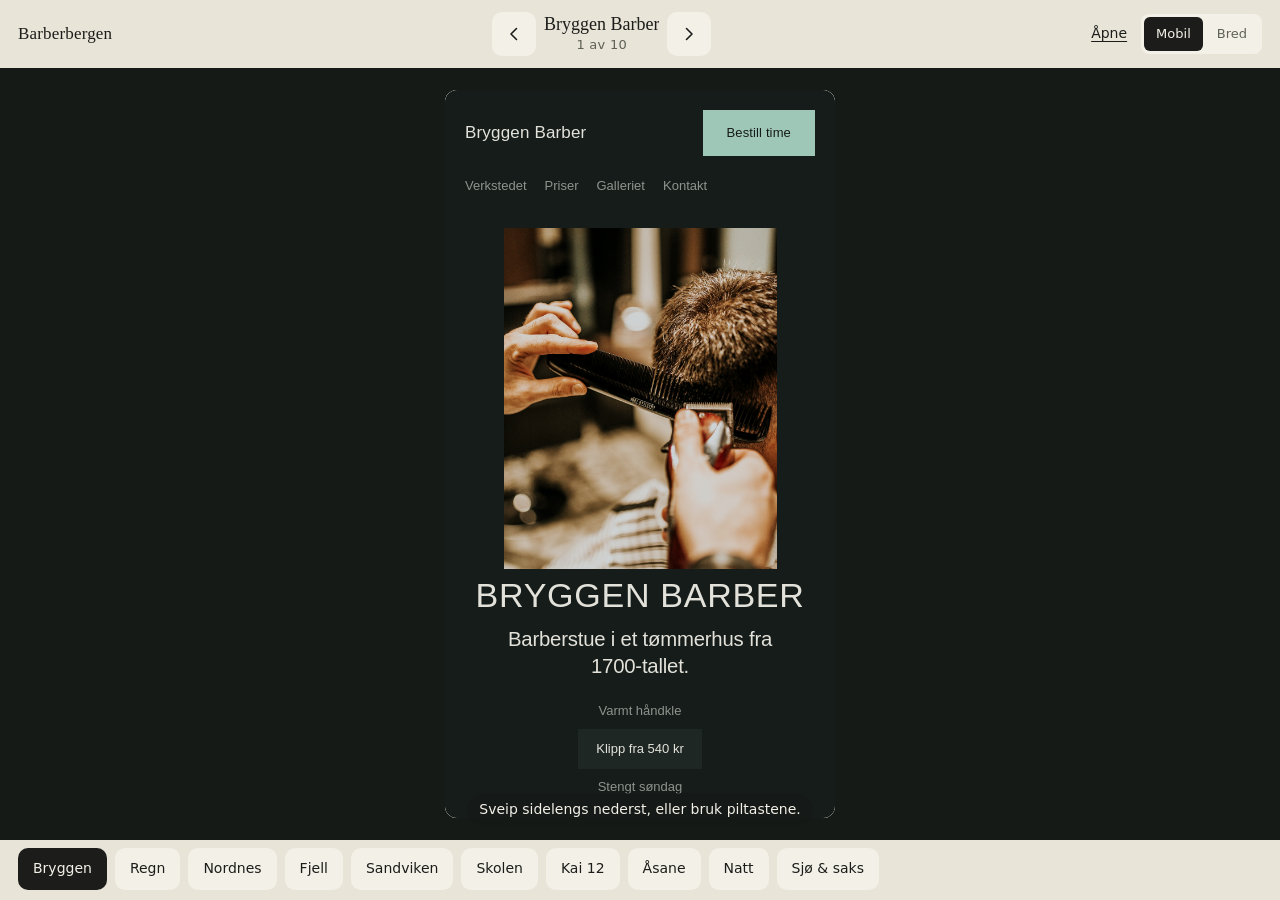
<file: visning.html>
<!doctype html>
<html lang="nb">
<head>
<meta charset="utf-8">
<meta name="viewport" content="width=device-width,initial-scale=1,viewport-fit=cover">
<title>Se de ti sidene · Barberbergen</title>
<meta name="description" content="Bla gjennom de ti barbersalong-sidene på mobil eller bred skjerm, uten å forlate visningen.">
<link rel="preconnect" href="https://api.fontshare.com">
<link rel="preconnect" href="https://cdn.fontshare.com" crossorigin>
<link href="https://api.fontshare.com/v2/css?f[]=bespoke-serif@400,500&display=swap" rel="stylesheet">
<link href="https://api.fontshare.com/v2/css?f[]=general-sans@400,500,600&display=swap" rel="stylesheet">
<link rel="stylesheet" href="visning.css">
</head>
<body>

<a class="skip" href="#scenen">Til visningen</a>

<h1 class="sr-only">Visning: ti barbershopsider for Bergen</h1>

<div class="shell">

  <header class="bar">
    <a class="back" href="index.html">Barber&shy;bergen</a>

    <div class="pager" role="group" aria-label="Bytt side">
      <button class="step" id="forrige" type="button" aria-label="Forrige side">
        <svg viewBox="0 0 16 16" width="16" height="16" aria-hidden="true" focusable="false"><path d="M10.5 2.5 5 8l5.5 5.5" fill="none" stroke="currentColor" stroke-width="1.6" stroke-linecap="round" stroke-linejoin="round"/></svg>
      </button>
      <p class="who"><span class="who-name" id="navn">Bryggen Barber</span><span class="who-count" id="teller">1 av 10</span></p>
      <button class="step" id="neste" type="button" aria-label="Neste side">
        <svg viewBox="0 0 16 16" width="16" height="16" aria-hidden="true" focusable="false"><path d="M5.5 2.5 11 8l-5.5 5.5" fill="none" stroke="currentColor" stroke-width="1.6" stroke-linecap="round" stroke-linejoin="round"/></svg>
      </button>
    </div>

    <div class="device" role="group" aria-label="Bredde">
      <button type="button" class="dev" id="mobil" aria-pressed="true">Mobil</button>
      <button type="button" class="dev" id="bred" aria-pressed="false">Bred</button>
    </div>

    <a class="open" id="apne" href="01-bryggen-barber/index.html" target="_blank" rel="noopener">Åpne</a>
  </header>

  <div class="stage" id="scenen">
    <div class="frame" id="ramme">
      <iframe id="side" title="Forhåndsvisning av den valgte salongssiden" src="01-bryggen-barber/index.html"></iframe>
    </div>
    <p class="hint" id="hint">Sveip sidelengs nederst, eller bruk piltastene.</p>
  </div>

  <nav class="dock" aria-label="De ti sidene">
    <div class="track" id="track">
      <a class="chip" href="#01-bryggen-barber" data-i="0">Bryggen</a>
      <a class="chip" href="#02-regn-og-barber" data-i="1">Regn</a>
      <a class="chip" href="#03-nordnes-barber" data-i="2">Nordnes</a>
      <a class="chip" href="#04-fjell-fade" data-i="3">Fjell</a>
      <a class="chip" href="#05-sandviken-skjegg" data-i="4">Sandviken</a>
      <a class="chip" href="#06-barberskolen" data-i="5">Skolen</a>
      <a class="chip" href="#07-kai-12" data-i="6">Kai 12</a>
      <a class="chip" href="#08-asane-barber" data-i="7">Åsane</a>
      <a class="chip" href="#09-nattbarber" data-i="8">Natt</a>
      <a class="chip" href="#10-sjo-og-saks" data-i="9">Sjø &amp; saks</a>
    </div>
  </nav>

</div>

<script src="visning.js" defer></script>
</body>
</html>
</file>
<file: style.css>
:root{
  --bg:#f3f0e8;
  --surface:#e8e4d8;
  --ink:#1c1d1a;
  --muted:#5f6157;
  --accent:#3f5d43;
  --accent-ink:#f3f0e8;
  --font-display:"Bespoke Serif", Georgia, serif;
  --font-text:"General Sans", "Helvetica Neue", Arial, sans-serif;
  --step-small:13.5px;
  --step-body:17.5px;
  --step-lead:23px;
  --step-head:clamp(30px,4.4vw,54px);
  --step-display:clamp(38px,6.6vw,84px);
  --margin:clamp(20px,5vw,72px);
  --gutter:clamp(16px,2.4vw,32px);
  --section:clamp(56px,9vw,132px);
  --radius:2px;
  --ease-out:cubic-bezier(.22,.75,.24,1);
  --t-hover:180ms;
  --t-ui:240ms;
  --t-reveal:800ms;
  --stagger-item:70ms;
}

*,*::before,*::after{box-sizing:border-box}
html{-webkit-text-size-adjust:100%}
body{
  margin:0;
  background:var(--bg);
  color:var(--ink);
  font-family:var(--font-text);
  font-size:var(--step-body);
  line-height:1.55;
  font-weight:400;
  letter-spacing:-.005em;
}
img{display:block;max-width:100%;height:auto}
a{color:inherit}

.skip{
  position:absolute;left:-9999px;top:0;z-index:9;
  background:var(--ink);color:var(--bg);padding:12px 18px;
}
.skip:focus{left:12px;top:12px}

/* header */
.top{
  display:flex;align-items:baseline;justify-content:space-between;
  gap:var(--gutter);
  padding:calc(var(--gutter) * .9) var(--margin);
}
.mark{
  font-family:var(--font-display);
  font-size:19px;
  letter-spacing:-.01em;
  text-decoration:none;
  white-space:nowrap;
}
.top nav{display:flex;gap:clamp(14px,2.2vw,30px);font-size:var(--step-small)}
.top nav a{
  text-decoration:none;color:var(--muted);
  padding-bottom:2px;
  transition:color var(--t-hover) var(--ease-out);
}
.top nav a:hover,.top nav a:focus-visible{color:var(--ink)}

/* opening */
.opening{
  padding:var(--section) var(--margin) calc(var(--section) * .55);
  max-width:1180px;
}
.opening h1{
  font-family:var(--font-display);
  font-weight:400;
  font-size:var(--step-display);
  line-height:.98;
  letter-spacing:-.024em;
  margin:0 0 clamp(20px,3vw,36px);
  max-width:16ch;
  text-wrap:balance;
}
.standfirst{
  font-size:var(--step-lead);
  line-height:1.42;
  max-width:44ch;
  margin:0 0 calc(var(--gutter) * .85);
}
.meta{
  margin:0;
  font-size:var(--step-small);
  color:var(--muted);
  letter-spacing:.02em;
}

/* panorama */
.panorama{margin:0}
.panorama img{
  width:100%;
  height:clamp(180px,34vw,420px);
  object-fit:cover;
  object-position:50% 46%;
}
.panorama figcaption{
  padding:10px var(--margin) 0;
  font-size:var(--step-small);
  color:var(--muted);
}

/* method */
.method{
  padding:calc(var(--section) * .8) var(--margin) calc(var(--section) * .2);
  max-width:1120px;
  display:grid;
  grid-template-columns:minmax(0,1fr) minmax(0,1.35fr);
  gap:calc(var(--gutter) * 1.4) clamp(24px,4vw,64px);
  align-items:start;
}
.method h2{
  font-family:var(--font-display);
  font-weight:400;
  font-size:var(--step-head);
  line-height:1.06;
  letter-spacing:-.02em;
  margin:0;
  max-width:14ch;
}
.method p{
  margin:0 0 1em;
  max-width:52ch;
  color:var(--ink);
}
.method p:last-child{margin-bottom:0;color:var(--muted)}

/* catalogue */
.catalogue{padding:calc(var(--section) * .7) var(--margin) calc(var(--section) * .3)}
.catalogue>h2{
  font-family:var(--font-display);
  font-weight:400;
  font-size:var(--step-head);
  line-height:1.06;
  letter-spacing:-.02em;
  margin:0 0 clamp(24px,3.4vw,48px);
}
.rows{list-style:none;margin:0;padding:0}
.rows>li+li{padding-top:clamp(20px,3vw,34px)}
.row{
  display:grid;
  grid-template-columns:minmax(0,.9fr) minmax(0,1.6fr);
  gap:clamp(20px,4vw,64px);
  align-items:center;
  padding:0;
  text-decoration:none;
  color:inherit;
}
.shot{display:block;overflow:hidden;background:var(--surface)}
.shot img{
  width:100%;
  aspect-ratio:16/10;
  height:auto;
  object-fit:cover;
  filter:saturate(.9);
  transition:transform var(--t-ui) var(--ease-out),filter var(--t-ui) var(--ease-out);
}
.row:hover .shot img,
.row:focus-visible .shot img{transform:scale(1.035);filter:saturate(1)}
.body{display:block}
.name{
  display:block;
  font-family:var(--font-display);
  font-size:clamp(24px,2.7vw,34px);
  line-height:1.1;
  letter-spacing:-.018em;
  margin-bottom:6px;
}
.direction{
  display:block;
  font-size:var(--step-small);
  color:var(--muted);
  letter-spacing:.03em;
  margin-bottom:10px;
}
.line{
  display:block;
  font-size:var(--step-body);
  line-height:1.45;
  max-width:40ch;
}
.go{
  display:inline-block;
  margin-top:14px;
  font-size:var(--step-small);
  color:var(--accent);
  text-decoration:underline;
  text-underline-offset:4px;
  text-decoration-thickness:1px;
  transition:opacity var(--t-hover) var(--ease-out);
}
.row:hover .go,.row:focus-visible .go{opacity:.62}
.row:focus-visible{outline:2px solid var(--accent);outline-offset:8px}

/* closing */
.closing{
  padding:calc(var(--section) * .8) var(--margin) var(--section);
  background:var(--surface);
}
.closing h2{
  font-family:var(--font-display);
  font-weight:400;
  font-size:var(--step-head);
  line-height:1.06;
  letter-spacing:-.02em;
  margin:0 0 clamp(22px,3vw,40px);
}
.facts{
  display:grid;
  grid-template-columns:repeat(auto-fit,minmax(min(100%,260px),1fr));
  gap:clamp(20px,3vw,44px) clamp(24px,4vw,56px);
}
.facts p{margin:0;max-width:38ch;font-size:var(--step-body);line-height:1.5}
.facts strong{font-weight:700;letter-spacing:-.01em}

/* footer */
footer{padding:calc(var(--section) * .5) var(--margin) calc(var(--section) * .55)}
footer h2{
  font-family:var(--font-text);
  font-size:var(--step-small);
  font-weight:700;
  letter-spacing:.1em;
  text-transform:uppercase;
  margin:0 0 12px;
}
.credits{max-width:62ch;font-size:var(--step-small);line-height:1.6;color:var(--muted);margin:0 0 10px}
.fine{max-width:62ch;font-size:var(--step-small);line-height:1.6;color:var(--muted);margin:0}

/* reveal */
.reveal{opacity:0;transform:translateY(14px)}
.reveal.is-in{
  opacity:1;transform:none;
  transition:opacity var(--t-reveal) var(--ease-out),transform var(--t-reveal) var(--ease-out);
}

@media (max-width:820px){
  .go{display:none}
  .method{grid-template-columns:1fr}
  .row{grid-template-columns:1fr;gap:14px}
  .shot img{aspect-ratio:16/9}
}
@media (max-width:560px){
  .top{flex-wrap:wrap;gap:10px}
  .opening h1{max-width:none}
  .panorama img{height:clamp(150px,46vw,260px)}
}
@media (prefers-reduced-motion:reduce){
  .reveal{opacity:1;transform:none}
  .reveal.is-in{transition:none}
  .shot img,.go{transition:none}
  .row:hover .shot img{transform:none}
}
</file>
<file: 01-bryggen-barber/style.css>
/*
  IDEA: On this page, Bryggen's tar-black timber becomes a dim gallery, and every
  photograph, object and price is a lit exhibit in one dark room.
  PALETTE: ground #161c1a · surface #1f2725 · ink #e3e2da · muted #8e948d ·
           accent #9fc7b8 · accent-ink #161c1a · light ground #e3e2da.
  FACES: Clash Grotesk 400 / 500, served from Fontshare.
*/

:root {
  --bg: #161c1a;
  --surface: #1f2725;
  --ink: #e3e2da;
  --muted: #8e948d;
  --accent: #9fc7b8;
  --accent-ink: #161c1a;

  --ground-light: #e3e2da;
  --ink-on-light: #161c1a;
  --muted-on-light: #4c544e;

  --step-small: clamp(0.8125rem, 0.79rem + 0.1vw, 0.875rem);
  --step-body: clamp(1.0625rem, 1rem + 0.25vw, 1.1875rem);
  --step-lead: clamp(1.25rem, 1.1rem + 0.7vw, 1.625rem);
  --step-head: clamp(2rem, 1.3rem + 3.2vw, 4rem);
  --step-display: clamp(2.1rem, 4.6vw, 5.4rem);

  --margin: clamp(20px, 3.4vw, 48px);
  --gutter: clamp(16px, 2.2vw, 32px);
  --radius: 0px;
  --ease: cubic-bezier(0.2, 0.7, 0.2, 1);
}

*,
*::before,
*::after {
  box-sizing: border-box;
}

html {
  -webkit-text-size-adjust: 100%;
}

@media (prefers-reduced-motion: no-preference) {
  html {
    scroll-behavior: smooth;
  }
}

body {
  margin: 0;
  background: var(--bg);
  color: var(--ink);
  font-family: "Clash Grotesk", "Helvetica Neue", Helvetica, Arial, sans-serif;
  font-size: var(--step-body);
  font-weight: 400;
  line-height: 1.55;
  letter-spacing: 0;
  -webkit-font-smoothing: antialiased;
}

img {
  display: block;
  max-width: 100%;
}

h1,
h2,
h3 {
  font-weight: 400;
  line-height: 0.95;
  letter-spacing: -0.03em;
}

p {
  margin: 0;
}

a {
  color: inherit;
}

::selection {
  background: var(--accent);
  color: var(--accent-ink);
}

:focus-visible {
  outline: 2px solid var(--accent);
  outline-offset: 4px;
}

.contact :focus-visible {
  outline-color: var(--ink-on-light);
}

.skip {
  position: fixed;
  top: 0;
  left: 0;
  z-index: 60;
  padding: 14px 20px;
  background: var(--accent);
  color: var(--accent-ink);
  font-size: var(--step-small);
  text-decoration: none;
  transform: translateY(-120%);
  transition: transform 0.25s var(--ease);
}

.skip:focus {
  transform: translateY(0);
}

/* ---------- header ---------- */

.site-header {
  position: absolute;
  inset: 0 0 auto;
  z-index: 30;
  display: flex;
  flex-wrap: wrap;
  align-items: center;
  justify-content: space-between;
  gap: 14px 28px;
  padding: clamp(20px, 3.2vh, 34px) var(--margin);
}

.brand {
  font-size: var(--step-body);
  font-weight: 500;
  letter-spacing: 0.01em;
  text-decoration: none;
}

.site-header nav {
  display: flex;
  flex-wrap: wrap;
  gap: clamp(14px, 1.8vw, 28px);
  font-size: var(--step-small);
}

.site-header nav a {
  color: var(--muted);
  text-decoration: none;
  padding-block: 6px;
  transition: color 0.2s var(--ease);
}

.site-header nav a:hover,
.site-header nav a:focus-visible {
  color: var(--ink);
  text-decoration: underline;
  text-underline-offset: 0.32em;
}

/* ---------- buttons ---------- */

.btn {
  display: inline-flex;
  align-items: center;
  justify-content: center;
  min-height: 46px;
  padding: 0 24px;
  background: var(--accent);
  color: var(--accent-ink);
  font-size: var(--step-small);
  font-weight: 500;
  letter-spacing: 0.01em;
  text-decoration: none;
  border-radius: var(--radius);
  transition: transform 0.25s var(--ease), background-color 0.25s var(--ease);
}

.btn:hover {
  transform: translateY(-2px);
  background: #b3d3c6;
}

.btn:active {
  transform: translateY(0) scale(0.99);
}

.btn:focus-visible {
  outline: 2px solid var(--ink);
  outline-offset: 4px;
}

/* ---------- hero ---------- */

.hero {
  min-height: 100svh;
  display: flex;
  flex-direction: column;
  align-items: center;
  justify-content: center;
  text-align: center;
  padding: clamp(128px, 14vh, 140px) var(--margin) clamp(56px, 8vh, 90px);
}

.hero__frame {
  position: relative;
  width: min(30vw, 410px);
  aspect-ratio: 4 / 5;
  margin: 0 0 clamp(10px, 1.6vh, 16px);
  overflow: hidden;
  background: var(--surface);
}

.hero__shot {
  position: absolute;
  inset: 0;
  width: 100%;
  height: 100%;
  object-fit: cover;
  object-position: 50% 45%;
  opacity: 0;
  transform: scale(1.05);
  filter: brightness(0.93) contrast(1.04) saturate(0.9);
  transition: opacity 1.6s var(--ease), transform 6s linear;
}

.hero__shot.is-active {
  opacity: 1;
  transform: scale(1);
}

.wordmark {
  margin: 0 0 clamp(14px, 2vh, 22px);
  font-size: var(--step-display);
  font-weight: 400;
  line-height: 0.92;
  letter-spacing: 0.02em;
  text-transform: uppercase;
  white-space: nowrap;
}

.wordmark span {
  display: inline-block;
  transform-origin: 50% 50%;
}

.hero__line {
  max-width: 46ch;
  font-size: var(--step-lead);
  line-height: 1.3;
  letter-spacing: -0.01em;
  margin: 0 0 clamp(18px, 3vh, 30px);
}

.hero__specs {
  display: flex;
  align-items: center;
  justify-content: center;
  flex-wrap: wrap;
  gap: clamp(16px, 3.2vw, 48px);
  margin: 0;
  font-size: var(--step-small);
  color: var(--muted);
}

.hero__price {
  display: inline-flex;
  align-items: center;
  min-height: 40px;
  padding: 0 18px;
  background: var(--surface);
  color: var(--ink);
  font-variant-numeric: tabular-nums;
}

/* ---------- about ---------- */

.about {
  padding: 20px clamp(10px, 1.6vw, 20px) 0;
}

.about__panel {
  position: relative;
  min-height: 110svh;
  padding: 56px;
  overflow: hidden;
  background: var(--surface);
  display: grid;
  grid-template-columns: 63% 1fr;
  align-content: start;
}

.about__left {
  grid-column: 1;
  display: flex;
  flex-direction: column;
  gap: 24px;
  max-width: 52ch;
}

.about__statement {
  margin: 0;
  max-width: 12ch;
  font-size: var(--step-head);
  line-height: 0.95;
  letter-spacing: -0.03em;
}

.about__intro {
  max-width: 34ch;
  line-height: 1.6;
}

.about__texts {
  grid-column: 2;
  display: flex;
  flex-direction: column;
  align-items: flex-start;
  gap: 56px;
  width: min(100%, 340px);
  padding-top: 6px;
}

.about__block h3 {
  margin: 0 0 12px;
  font-size: var(--step-lead);
  font-weight: 500;
  line-height: 1.2;
  letter-spacing: -0.01em;
}

.about__block p {
  max-width: 34ch;
  line-height: 1.6;
}

.about__credit {
  position: absolute;
  right: 56px;
  bottom: 32px;
  max-width: 38ch;
  font-size: var(--step-small);
  line-height: 1.4;
  color: var(--muted);
}

.about__figure {
  position: absolute;
  left: 56px;
  bottom: calc(-0.2 * 38vw);
  width: 38vw;
  aspect-ratio: 1 / 1;
  margin: 0;
  overflow: hidden;
  clip-path: circle(50% at 50% 50%);
}

.about__figure img {
  width: 100%;
  height: 100%;
  object-fit: cover;
  object-position: 50% 28%;
  filter: brightness(1.02) contrast(1.03);
}

/* ---------- prices ---------- */

.prices {
  padding: clamp(96px, 12vh, 140px) var(--margin) clamp(80px, 10vh, 110px);
}

.prices h2 {
  margin: 0;
  font-size: var(--step-head);
}

.prices__note {
  max-width: 56ch;
  margin-top: 20px;
  line-height: 1.65;
}

.price-group h3 {
  position: sticky;
  top: 0;
  z-index: 2;
  margin: clamp(40px, 6vh, 56px) 0 0;
  padding: 14px 0 14px;
  background: var(--bg);
  font-size: var(--step-lead);
  font-weight: 500;
  line-height: 1.2;
  letter-spacing: -0.01em;
}

.price-list {
  margin: 0;
  padding: 0;
  list-style: none;
}

.price-list li {
  display: grid;
  grid-template-columns: 34% minmax(0, 1fr) 10% 16%;
  column-gap: var(--gutter);
  align-items: baseline;
  font-size: clamp(20px, 2.1vw, 30px);
  line-height: 1.42;
}

.cell--inc,
.cell--time {
  color: var(--muted);
}

.cell--time,
.cell--price {
  font-variant-numeric: tabular-nums;
}

.cell--price {
  text-align: right;
}

/* ---------- gallery ---------- */

.gallery {
  padding: 0 var(--margin) clamp(96px, 12vh, 140px);
}

.gallery h2 {
  margin: 0;
  font-size: var(--step-head);
}

.gallery__intro {
  max-width: 48ch;
  margin: 18px 0 clamp(40px, 6vh, 64px);
  line-height: 1.6;
}

.gallery__pairs {
  display: flex;
  flex-direction: column;
  gap: clamp(88px, 13vh, 140px);
}

.pair {
  display: grid;
  grid-template-columns: repeat(12, minmax(0, 1fr));
  column-gap: var(--gutter);
}

.shot {
  margin: 0;
}

.shot__frame {
  overflow: hidden;
  background: var(--surface);
}

.shot__frame img {
  width: 100%;
  height: 100%;
  object-fit: cover;
  filter: brightness(0.88) contrast(1.05) saturate(0.9);
  transition: transform 0.6s var(--ease);
}

.shot:hover img {
  transform: scale(1.02);
}

.shot figcaption {
  margin-top: 10px;
  font-size: var(--step-small);
  line-height: 1.4;
  color: var(--muted);
}

.shot__frame--34 {
  aspect-ratio: 3 / 4;
}

.shot__frame--54 {
  aspect-ratio: 5 / 4;
}

.shot__frame--32 {
  aspect-ratio: 3 / 2;
}

.shot__frame--45 {
  aspect-ratio: 4 / 5;
}

.pair--a .shot--70l {
  grid-column: 1 / 6;
}

.pair--a .shot--84r {
  grid-column: 7 / 13;
  margin-top: clamp(80px, 18vh, 180px);
}

.pair--b .shot--full {
  grid-column: 6 / 13;
}

.pair--b .shot--56l {
  grid-column: 2 / 6;
  margin-top: clamp(64px, 14vh, 140px);
}

/* ---------- contact ---------- */

.contact {
  display: flex;
  flex-direction: column;
  min-height: 100svh;
  padding: clamp(48px, 8vh, 80px) var(--margin) clamp(28px, 4vh, 40px);
  background: var(--ground-light);
  color: var(--ink-on-light);
}

.contact__status {
  margin: clamp(64px, 12vh, 140px) 0 0;
  font-size: var(--step-lead);
  font-weight: 400;
  line-height: 1.25;
  letter-spacing: -0.01em;
}

.contact__where {
  max-width: 52ch;
  margin-top: 12px;
  color: var(--muted-on-light);
}

.contact__top {
  max-width: 52ch;
}

.contact h2 {
  margin: 0 0 10px;
  font-size: var(--step-lead);
  font-weight: 500;
  line-height: 1.2;
  letter-spacing: -0.01em;
}

.contact__hint {
  max-width: 44ch;
  color: var(--muted-on-light);
}

.contact__email {
  margin: auto 0 0;
  padding-top: 6vh;
}

.contact__email a {
  display: block;
  width: fit-content;
  font-size: clamp(2.3rem, 8.1vw, 8.6rem);
  font-weight: 400;
  line-height: 0.85;
  letter-spacing: -0.045em;
  color: var(--ink-on-light);
  text-decoration: none;
  white-space: nowrap;
  transition: text-decoration-color 0.2s var(--ease);
}

.contact__email a:hover,
.contact__email a:focus-visible {
  text-decoration: underline;
  text-decoration-thickness: 0.02em;
  text-underline-offset: 0.06em;
  text-decoration-color: var(--ink-on-light);
}

.contact__bottom {
  display: flex;
  align-items: flex-end;
  justify-content: space-between;
  gap: 24px;
  margin-top: clamp(20px, 4vh, 40px);
  font-size: var(--step-small);
  color: var(--muted-on-light);
}

.contact__visit {
  display: flex;
  gap: 24px;
}

.contact__visit a,
.contact__social a {
  color: var(--ink-on-light);
  text-decoration: none;
}

.contact__visit a:hover,
.contact__social a:hover,
.contact__visit a:focus-visible,
.contact__social a:focus-visible {
  text-decoration: underline;
  text-underline-offset: 0.3em;
}

.contact__social {
  display: flex;
  gap: 20px;
}

/* ---------- footer ---------- */

.footer {
  padding: clamp(56px, 8vh, 96px) var(--margin) 32px;
  background: var(--bg);
}

.footer__grid {
  display: grid;
  grid-template-columns: repeat(3, minmax(0, 1fr));
  gap: clamp(28px, 4vw, 64px);
  max-width: 1100px;
}

.footer h2 {
  margin: 0 0 18px;
  font-size: var(--step-lead);
  font-weight: 500;
  line-height: 1.2;
  letter-spacing: -0.01em;
}

.footer address,
.footer__note,
.footer__contact {
  font-style: normal;
  line-height: 1.6;
}

.footer__note {
  margin-top: 18px;
  max-width: 30ch;
  font-size: var(--step-small);
  color: var(--muted);
}

.footer__contact a {
  text-decoration: none;
}

.footer__contact a:hover,
.footer__contact a:focus-visible {
  text-decoration: underline;
  text-underline-offset: 0.3em;
}

.footer__col .btn {
  margin-top: 24px;
}

.hours__status {
  margin: 0 0 16px;
  min-height: 1.5em;
  font-size: var(--step-small);
  color: var(--ink);
}

.hours {
  margin: 0;
  padding: 0;
  display: grid;
  gap: 6px;
  font-size: var(--step-body);
}

.hours__row {
  display: flex;
  justify-content: space-between;
  gap: 24px;
  color: var(--muted);
}

.hours__row.is-today {
  color: var(--ink);
}

.hours dt,
.hours dd {
  margin: 0;
}

.hours dd {
  font-variant-numeric: tabular-nums;
}

.credits {
  max-width: 58ch;
  margin: clamp(48px, 7vh, 80px) 0 0;
  font-size: 13px;
  line-height: 1.55;
  color: var(--muted);
}

/* ---------- reveals ---------- */

.js [data-reveal] {
  opacity: 0;
  transform: translateY(24px);
  transition: opacity 0.5s var(--ease) var(--d, 0ms),
    transform 0.5s var(--ease) var(--d, 0ms);
}

.js [data-reveal].is-in {
  opacity: 1;
  transform: none;
}

/* ---------- responsive ---------- */

@media (max-width: 1000px) {
  .hero__frame {
    width: min(44vw, 360px);
  }

  .about__panel {
    min-height: 0;
    display: block;
    padding: 40px 40px 0;
  }

  .about__left {
    max-width: none;
    margin-bottom: 40px;
  }

  .about__statement {
    max-width: 14ch;
    margin-bottom: 0;
    font-size: clamp(2rem, 8vw, 3.4rem);
  }

  .about__intro {
    max-width: 46ch;
  }

  .about__texts {
    width: 100%;
    max-width: 34rem;
    gap: 40px;
    padding-top: 0;
  }

  .about__credit {
    position: static;
    margin-top: 40px;
    max-width: 46ch;
  }

  .about__figure {
    position: relative;
    left: auto;
    bottom: auto;
    width: min(86vw, 520px);
    margin: 32px auto calc(-0.25 * min(86vw, 520px));
  }
}

@media (max-width: 900px) {
  .contact {
    min-height: 84svh;
  }
}

@media (max-width: 700px) {
  .price-list li {
    grid-template-columns: minmax(0, 1fr) auto;
    column-gap: 16px;
    row-gap: 2px;
    margin-bottom: 18px;
    font-size: var(--step-lead);
    line-height: 1.3;
  }

  .cell--name {
    grid-column: 1;
    grid-row: 1;
  }

  .cell--price {
    grid-column: 2;
    grid-row: 1;
    align-self: end;
    font-size: var(--step-body);
    color: var(--ink);
  }

  .cell--inc {
    grid-column: 1;
    grid-row: 2;
    font-size: var(--step-small);
  }

  .cell--time {
    grid-column: 2;
    grid-row: 2;
    font-size: var(--step-small);
    text-align: right;
  }
}

@media (max-width: 760px) {
  .site-header nav {
    order: 3;
    flex-basis: 100%;
    gap: 18px;
  }

  .site-header {
    padding-top: 20px;
  }

  .hero {
    padding-top: 138px;
  }

  .gallery__pairs {
    gap: 64px;
  }

  .pair {
    display: flex;
    flex-direction: column;
    gap: 64px;
  }

  .pair .shot {
    margin-top: 0;
    width: 70%;
  }

  .pair .shot--84r,
  .pair .shot--84l {
    width: 84%;
    align-self: flex-end;
  }

  .pair .shot--56l {
    width: 56%;
    align-self: flex-start;
  }

  .pair .shot--full {
    width: 100%;
    align-self: stretch;
  }

  .pair .shot--70r {
    width: 70%;
    align-self: flex-end;
  }

  .pair .shot--full figcaption {
    padding-left: var(--margin);
  }

  .contact__bottom {
    flex-direction: column;
    align-items: flex-start;
    gap: 12px;
  }

  .contact__visit {
    gap: 18px;
  }

  .footer__grid {
    grid-template-columns: minmax(0, 1fr);
    gap: 40px;
  }

  .footer__col .btn {
    margin-top: 20px;
  }
}

@media (max-width: 640px) {
  .hero__frame {
    width: min(70vw, 340px);
  }

  .hero__specs {
    flex-direction: column;
    gap: 8px;
  }

  .about {
    padding: 10px 10px 0;
  }

  .about__panel {
    padding: 28px 24px 0;
  }

  .about__statement {
    margin-bottom: 32px;
    font-size: clamp(2rem, 8.5vw, 2.6rem);
  }

  .about__figure {
    width: 86vw;
    margin: 28px auto calc(-0.25 * 86vw);
  }

  .contact__email a {
    font-size: 9.2vw;
    white-space: normal;
  }
}

@media (max-width: 600px) {
  .pair .shot {
    width: 70%;
  }

  .pair .shot--84r,
  .pair .shot--84l {
    width: 84%;
  }

  .pair .shot--56l {
    width: 56%;
  }

  .pair .shot--full {
    width: 100%;
  }

  .pair .shot--70r {
    width: 70%;
  }
}

@media (prefers-reduced-motion: reduce) {
  .js [data-reveal] {
    opacity: 1;
    transform: none;
    transition: none;
  }

  .hero__shot {
    transition: none;
  }

  .hero__shot:not(.is-active) {
    opacity: 0;
  }

  .shot__frame img,
  .btn,
  .skip,
  .site-header nav a,
  .contact__email a {
    transition: none;
  }
}
</file>
<file: 02-regn-og-barber/style.css>
/* Regn & Barber — navnet som monument: én enorm navnelinje kuttet av begge kanter, resten av siden liten og rolig.
   Palett: bein #ecebe7, overflate #e1dfd9, oliven #38450f, dempet #5d683a.
   Skrift: General Sans 400/500/700. */

:root {
  --bg: #ecebe7;
  --surface: #e1dfd9;
  --ink: #38450f;
  --muted: #5d683a;
  --accent: #38450f;
  --accent-ink: #ecebe7;
  --field-1: #38450f;
  --field-1-ink: #ecebe7;
  --field-2: #d2cfc6;
  --field-2-ink: #38450f;
  --field-3: #4b5a1a;
  --field-3-ink: #ecebe7;

  --step-small: clamp(.8125rem, .79rem + .1vw, .875rem);
  --step-body: clamp(1.0625rem, 1rem + .25vw, 1.1875rem);
  --step-lead: clamp(1.25rem, 1.1rem + .7vw, 1.625rem);
  --step-head: clamp(2rem, 1.3rem + 3.2vw, 4rem);
  --step-display: clamp(120px, 16.5vw, 250px);

  --margin: clamp(16px, 3.2vw, 32px);
  --gutter: clamp(6px, .55vw, 8px);
  --radius: 0px;
}

*,
*::before,
*::after {
  box-sizing: border-box;
}

html {
  scroll-behavior: smooth;
}

body {
  margin: 0;
  background: var(--bg);
  color: var(--ink);
  font-family: "General Sans", system-ui, sans-serif;
  font-size: var(--step-body);
  font-weight: 400;
  line-height: 1.45;
  letter-spacing: 0;
  -webkit-font-smoothing: antialiased;
  text-rendering: optimizeLegibility;
}

img {
  display: block;
  max-width: 100%;
}

figure,
h1,
h2,
h3,
p,
dl,
dd,
dt,
ul,
li,
details,
summary {
  margin: 0;
  padding: 0;
}

ul {
  list-style: none;
}

a {
  color: inherit;
}

:focus-visible {
  outline: 2px solid var(--accent);
  outline-offset: 3px;
}

.skip {
  position: absolute;
  left: -9999px;
  top: 0;
  z-index: 30;
  padding: 12px 18px;
  background: var(--ink);
  color: var(--accent-ink);
  font-size: var(--step-small);
  text-decoration: none;
}

.skip:focus {
  left: var(--margin);
  top: var(--margin);
}

/* header */
.site-head {
  display: grid;
  grid-template-columns: 1fr auto 1fr;
  align-items: center;
  gap: var(--margin);
  padding: 14px var(--margin);
}

.brand {
  justify-self: start;
  font-size: var(--step-body);
  font-weight: 500;
  letter-spacing: -.01em;
  text-decoration: none;
}

.brand:hover {
  text-decoration: underline;
  text-underline-offset: 4px;
}

.site-nav {
  justify-self: center;
  display: flex;
  gap: 24px;
  font-size: var(--step-small);
}

.site-nav a {
  padding: 8px 0;
  text-decoration: none;
}

.site-nav a:hover {
  text-decoration: underline;
  text-underline-offset: 4px;
}

.btn {
  display: inline-flex;
  align-items: center;
  justify-content: center;
  min-height: 48px;
  padding: 0 18px;
  border-radius: var(--radius);
  background: var(--accent);
  color: var(--accent-ink);
  font-size: var(--step-small);
  font-weight: 500;
  line-height: 1;
  text-decoration: none;
  white-space: nowrap;
  transition: transform .18s ease-out, background-color .18s ease-out;
}

.btn:hover {
  transform: translateY(-2px);
}

.btn:active {
  transform: translateY(0);
}

.site-head > .btn {
  justify-self: end;
}

/* hero */
.hero {
  display: grid;
  grid-template-columns: repeat(12, minmax(0, 1fr));
  grid-template-rows: auto 64px minmax(0, 1fr);
  gap: var(--gutter);
  height: calc(100svh - 92px);
  margin: var(--gutter) var(--gutter) 0;
}

.hero__band {
  grid-column: 1 / -1;
  display: flex;
  align-items: center;
  justify-content: center;
  height: clamp(110px, 15.5vw, 230px);
  overflow: hidden;
  background: var(--surface);
}

.hero h1 {
  font-size: var(--step-display);
  font-weight: 700;
  line-height: .9;
  letter-spacing: -.04em;
  text-align: center;
  white-space: nowrap;
  color: var(--ink);
}

.hero__links {
  grid-column: 1 / -1;
  display: grid;
  grid-template-columns: repeat(4, minmax(0, 1fr));
  gap: var(--gutter);
}

.hero__links li {
  display: flex;
}

.hero__links a {
  display: flex;
  align-items: flex-start;
  width: 100%;
  min-height: 64px;
  padding: 10px 14px;
  background: var(--surface);
  color: var(--ink);
  font-size: var(--step-body);
  line-height: 1.2;
  letter-spacing: -.01em;
  text-decoration: none;
  transition: background-color .18s ease-out, transform .18s ease-out;
}

.hero__links a:hover {
  background: var(--field-2);
  transform: translateY(-2px);
}

.hero__rail {
  display: grid;
  gap: var(--gutter);
  min-height: 0;
}

.hero__rail--left {
  grid-column: 1 / 3;
  grid-template-rows: 1fr auto;
}

.hero__rail--left figure {
  min-height: 0;
  overflow: hidden;
}

.hero__rail--left img {
  width: 100%;
  height: 100%;
  object-fit: cover;
  object-position: 50% 32%;
}

.hero__facts {
  display: flex;
  flex-direction: column;
  gap: 9px;
  padding: 14px;
  background: var(--surface);
  font-size: 15px;
  line-height: 1.35;
}

.hero__main {
  position: relative;
  grid-column: 3 / 11;
  min-height: 280px;
  overflow: hidden;
}

.hero__main > img {
  position: absolute;
  inset: 0;
  width: 100%;
  height: 100%;
  object-fit: cover;
}

.hero__statement {
  position: absolute;
  right: 0;
  bottom: 0;
  left: 0;
  display: flex;
  align-items: flex-start;
  min-height: 33%;
  padding: 24px;
  background: var(--bg);
}

.hero__statement p {
  max-width: 26ch;
  font-size: clamp(1.4rem, 1.85vw, 1.65rem);
  line-height: 1.1;
  letter-spacing: -.02em;
}

.hero__rail--right {
  grid-column: 11 / 13;
  grid-template-rows: repeat(5, minmax(0, 1fr));
}

.tile {
  display: flex;
  flex-direction: column;
  justify-content: flex-end;
  gap: 12px;
  padding: 12px;
  font-size: 15px;
  line-height: 1.3;
}

.tile--1 {
  background: var(--surface);
  color: var(--ink);
}

.tile--2 {
  background: var(--field-2);
  color: var(--field-2-ink);
}

.tile--3 {
  background: var(--muted);
  color: var(--accent-ink);
}

.tile--4 {
  background: var(--field-3);
  color: var(--field-3-ink);
}

.tile--5 {
  gap: 6px;
  padding: 10px;
  background: var(--accent);
  color: var(--accent-ink);
}

.tile--5 .btn {
  width: 100%;
  min-height: 44px;
  background: var(--accent-ink);
  color: var(--ink);
}

.tile__short {
  display: none;
}

/* about */
.about {
  padding: 120px var(--margin);
}

.about h2 {
  margin-bottom: 72px;
  font-size: var(--step-head);
  font-weight: 700;
  line-height: .95;
  letter-spacing: -.03em;
}

.about__row1 {
  display: grid;
  grid-template-columns: 34% minmax(0, 1fr);
  gap: var(--margin);
}

.about__facts {
  max-width: 220px;
}

.about__fact + .about__fact {
  margin-top: 20px;
}

.about__facts dt {
  color: var(--muted);
  font-size: var(--step-small);
}

.about__facts dd {
  margin-top: 2px;
  color: var(--ink);
  font-size: var(--step-small);
}

.about__para {
  max-width: 62ch;
  font-size: var(--step-lead);
  line-height: 1.35;
}

.about__row2 {
  display: grid;
  grid-template-columns: 34% minmax(0, 1fr);
  gap: var(--margin);
  margin-top: 120px;
}

.about__word {
  color: var(--ink);
  font-size: var(--step-small);
}

.records {
  max-width: 584px;
  column-gap: 64px;
  columns: 2;
  font-size: var(--step-small);
  line-height: 1.45;
}

.records li {
  display: flex;
  justify-content: space-between;
  gap: 16px;
  padding: 5px 0;
  break-inside: avoid;
}

.records li span:last-child {
  color: var(--muted);
  font-variant-numeric: tabular-nums;
}

/* poster list */
.list {
  padding: 120px var(--margin);
}

.list h2 {
  margin-bottom: 80px;
  font-size: var(--step-head);
  font-weight: 700;
  line-height: .95;
  letter-spacing: -.03em;
}

.poster li {
  display: flex;
  align-items: baseline;
  justify-content: space-between;
  gap: 24px;
  line-height: .92;
}

.poster__name {
  display: block;
  font-size: clamp(64px, 10vw, 150px);
  font-weight: 700;
  line-height: .92;
  letter-spacing: -.04em;
}

.poster__price {
  font-size: var(--step-body);
  font-variant-numeric: tabular-nums;
  white-space: nowrap;
}

.list__note {
  max-width: 44em;
  margin-top: 48px;
  color: var(--muted);
  font-size: var(--step-small);
}

/* marquee */
.marquee {
  overflow: hidden;
  padding: 18px 0;
  background: var(--field-1);
  color: var(--field-1-ink);
}

.marquee__track {
  display: flex;
  width: max-content;
  animation: marquee 54s linear infinite;
}

.marquee:hover .marquee__track {
  animation-play-state: paused;
}

.marquee__set {
  display: block;
  font-size: var(--step-head);
  font-weight: 700;
  line-height: 1.15;
  letter-spacing: -.03em;
  white-space: nowrap;
}

@keyframes marquee {
  from { transform: translateX(0); }
  to { transform: translateX(-50%); }
}

/* gallery */
.gallery {
  position: relative;
  display: flex;
  flex-direction: column;
  justify-content: center;
  min-height: 72svh;
  padding: 120px 0;
}

.gallery__head {
  position: relative;
  z-index: 2;
  width: max-content;
  margin: 0 0 -12px var(--margin);
  padding: 6px 10px;
  background: var(--bg);
}

.gallery__head h2 {
  font-size: var(--step-lead);
  font-weight: 500;
  line-height: 1.05;
  letter-spacing: -.02em;
}

.gallery__count {
  margin-top: 2px;
  color: var(--muted);
  font-size: var(--step-small);
}

.gallery__row {
  display: flex;
  gap: 5vw;
  margin-left: var(--margin);
  padding: 0 0 2px;
  overflow-x: auto;
  overflow-y: hidden;
  scroll-snap-type: x mandatory;
  scrollbar-width: none;
}

.gallery__row::-webkit-scrollbar {
  display: none;
}

.gallery__row figure {
  flex: 0 0 11vw;
  aspect-ratio: 2 / 3;
  overflow: hidden;
  background: var(--surface);
  scroll-snap-align: start;
}

.gallery__row img {
  width: 100%;
  height: 100%;
  object-fit: cover;
  transition: transform .25s ease-out;
}

.gallery__row figure:hover img {
  transform: scale(1.1);
}

/* faq */
.faq {
  padding: 120px var(--margin);
}

.faq h2 {
  max-width: 18ch;
  margin-bottom: 80px;
  font-size: var(--step-head);
  font-weight: 700;
  line-height: .95;
  letter-spacing: -.03em;
}

.faq__list {
  margin-left: 34%;
}

.faq__item {
  font-size: var(--step-lead);
}

.faq__item + .faq__item {
  margin-top: 36px;
}

.faq__item summary {
  display: flex;
  align-items: center;
  justify-content: space-between;
  gap: 32px;
  min-height: 44px;
  cursor: pointer;
  list-style: none;
  line-height: 1.25;
  transition: color .18s ease-out;
}

.faq__item summary::-webkit-details-marker {
  display: none;
}

.faq__item summary:hover {
  color: var(--muted);
}

.faq__chev {
  flex: none;
  width: 11px;
  height: 11px;
  margin: 0 6px 4px 0;
  border-right: 2px solid currentColor;
  border-bottom: 2px solid currentColor;
  transform: rotate(45deg);
  transition: transform .25s ease-out;
}

.faq__item[open] .faq__chev {
  transform: rotate(225deg);
}

.faq__item p {
  max-width: 48ch;
  margin-top: 12px;
  font-size: var(--step-body);
  line-height: 1.5;
}

.faq__item[open] {
  margin-right: -24px;
  margin-left: -24px;
  padding: 24px;
  background: var(--surface);
}

/* contact */
.contact {
  display: flex;
  flex-direction: column;
  justify-content: space-between;
  min-height: 88svh;
  padding: 96px var(--margin) 60px;
  background: var(--field-1);
  color: var(--field-1-ink);
}

.contact__note {
  max-width: 24ch;
  font-size: var(--step-lead);
  line-height: 1.3;
}

.contact__mail {
  font-size: clamp(1.9rem, 9vw, 8.25rem);
  font-weight: 400;
  line-height: .92;
  letter-spacing: -.045em;
}

.contact__mail a {
  text-decoration: none;
}

.contact__mail a:hover {
  text-decoration: underline;
  text-decoration-thickness: 2px;
  text-underline-offset: .12em;
}

.contact__foot {
  display: flex;
  align-items: flex-end;
  justify-content: space-between;
  gap: 24px;
  font-size: var(--step-small);
}

.contact__foot p {
  display: flex;
  flex-wrap: wrap;
  gap: 18px;
}

.contact__foot a {
  text-decoration: underline;
  text-underline-offset: 3px;
}

/* footer */
.site-foot {
  padding: 100px 0 48px;
  background: var(--field-1);
  color: var(--field-1-ink);
}

.site-foot__name {
  margin-bottom: 96px;
  overflow: hidden;
  font-size: var(--step-display);
  font-weight: 700;
  line-height: .9;
  letter-spacing: -.04em;
  text-align: center;
  white-space: nowrap;
}

.site-foot__grid {
  display: grid;
  grid-template-columns: repeat(4, minmax(0, 1fr));
  gap: 32px;
  padding: 0 var(--margin);
  font-size: 15px;
  line-height: 1.5;
}

.foot__label {
  margin-bottom: 10px;
  color: rgba(236, 235, 231, .72);
  font-size: var(--step-small);
}

.site-foot__grid p + p {
  margin-top: 8px;
}

.site-foot__grid a {
  text-decoration: underline;
  text-underline-offset: 3px;
}

.foot__status {
  margin-bottom: 12px;
}

.foot__hours li {
  display: flex;
  justify-content: space-between;
  gap: 12px;
  margin: 0 -8px;
  padding: 4px 8px;
}

.foot__hours li.is-today {
  background: rgba(236, 235, 231, .14);
}

.foot__book p {
  margin-bottom: 16px;
}

.foot__book .btn {
  background: var(--accent-ink);
  color: var(--ink);
}

.credits {
  max-width: 1040px;
  margin: 80px var(--margin) 0;
  color: rgba(236, 235, 231, .72);
  font-size: 13px;
  line-height: 1.65;
  max-width: 72ch;
}

/* compact hero: tablet and phone */
@media (max-width: 900px) {
  .hero {
    grid-template-columns: repeat(2, minmax(0, 1fr));
    grid-template-rows: auto auto auto auto;
    height: auto;
    min-height: 0;
    gap: var(--gutter);
    margin: var(--gutter) var(--gutter) 0;
  }

  .hero__band {
    grid-column: 1 / -1;
    height: auto;
    padding: 14px 0 10px;
  }

  .hero h1 {
    font-size: clamp(84px, 22vw, 96px);
    line-height: .95;
    white-space: normal;
  }

  .hero__links {
    grid-column: 1 / -1;
    grid-template-columns: repeat(2, minmax(0, 1fr));
  }

  .hero__links a {
    min-height: 56px;
    padding: 10px 12px;
    font-size: 15px;
  }

  .hero__rail--left {
    display: none;
  }

  .hero__main {
    display: grid;
    grid-column: 1 / -1;
    grid-template-rows: auto auto;
    gap: var(--gutter);
    min-height: 0;
    overflow: visible;
  }

  .hero__main > img {
    position: static;
    width: 100%;
    height: auto;
    aspect-ratio: 4 / 3;
  }

  .hero__statement {
    position: static;
    display: block;
    min-height: 0;
    padding: 16px;
    background: var(--surface);
  }

  .hero__statement p {
    max-width: none;
    font-size: clamp(1.15rem, 6vw, 1.5rem);
    line-height: 1.1;
  }

  .hero__rail--right {
    grid-column: 1 / -1;
    grid-template-columns: repeat(6, minmax(0, 1fr));
    grid-template-rows: auto;
  }

  .tile {
    justify-content: flex-end;
    gap: 8px;
    min-height: 72px;
    padding: 10px 12px;
    font-size: 13px;
  }

  .tile--5 {
    grid-column: span 2;
    justify-content: center;
    gap: 0;
    padding: 10px 8px;
  }

  .tile__long,
  .tile__meta {
    display: none;
  }

  .tile__short {
    display: inline;
  }

  .tile--5 .btn {
    min-height: 44px;
    padding: 0 6px;
    font-size: 13px;
  }

  .site-foot__name {
    padding: 0 var(--margin);
    font-size: clamp(84px, 22vw, 96px);
    line-height: .95;
    white-space: normal;
  }

  .site-nav {
    gap: 14px;
  }

  .about__row1 {
    grid-template-columns: 1fr;
    grid-template-areas: "para" "facts";
  }

  .about__facts {
    grid-area: facts;
    display: grid;
    grid-template-columns: repeat(3, minmax(0, 1fr));
    gap: 16px;
    max-width: none;
    margin-top: 28px;
  }

  .about__fact + .about__fact {
    margin-top: 0;
  }

  .about__para {
    grid-area: para;
    max-width: none;
  }

  .about__row2 {
    grid-template-columns: 1fr;
    margin-top: 80px;
  }

  .about__word {
    margin-bottom: 20px;
  }

  .records {
    max-width: none;
    column-gap: 48px;
  }

  .gallery__row figure {
    flex-basis: 16vw;
  }

  .site-foot__grid {
    grid-template-columns: repeat(2, minmax(0, 1fr));
    gap: 40px 32px;
  }
}

/* phone */
@media (max-width: 640px) {
  :root {
    --margin: 16px;
    --gutter: 6px;
    --step-display: clamp(80px, 26vw, 120px);
  }

  .site-head {
    grid-template-columns: 1fr auto;
    gap: 12px;
    padding: 10px 16px;
  }

  .site-nav {
    display: none;
  }

  .brand {
    font-size: 16px;
  }

  .btn {
    min-height: 44px;
    padding: 0 14px;
  }

  .about,
  .list,
  .faq {
    padding: 72px var(--margin);
  }

  .about h2,
  .list h2,
  .faq h2 {
    margin-bottom: 40px;
  }

  .about__para {
    font-size: var(--step-body);
  }

  .about__facts {
    grid-template-columns: repeat(2, minmax(0, 1fr));
    gap: 14px;
  }

  .about__facts dt,
  .about__facts dd,
  .about__word,
  .records {
    font-size: 14px;
  }

  .about__row2 {
    margin-top: 64px;
  }

  .records {
    columns: 1;
    line-height: 1.5;
  }

  .records li {
    padding: 6px 0;
  }

  .list h2 {
    margin-bottom: 36px;
  }

  .poster li {
    display: block;
    margin-bottom: 84px;
  }

  .poster__name {
    font-size: 12vw;
  }

  .poster__price {
    display: block;
    margin-top: 6px;
    font-size: 15px;
  }

  .list__note {
    margin-top: 32px;
  }

  .marquee {
    padding: 12px 0;
  }

  .gallery {
    padding: 72px 0;
  }

  .gallery__head {
    position: static;
    width: auto;
    margin: 0 var(--margin) 20px;
    padding: 0;
    background: none;
  }

  .gallery__head h2 {
    font-size: 20px;
  }

  .gallery__row {
    margin-left: var(--margin);
  }

  .gallery__row figure {
    flex-basis: 34vw;
  }

  .faq__list {
    margin-left: 0;
  }

  .faq__item summary {
    gap: 20px;
    font-size: 19px;
  }

  .faq__item[open] {
    margin-right: calc(var(--margin) * -1);
    margin-left: calc(var(--margin) * -1);
    padding: 16px;
  }

  .faq__item p {
    font-size: 16px;
  }

  .contact {
    padding: 64px var(--margin) 56px;
  }

  .contact__note {
    font-size: 18px;
  }

  .contact__mail {
    margin-top: 72px;
    font-size: clamp(1.75rem, 9vw, 3.4rem);
  }

  .contact__foot {
    flex-direction: column;
    align-items: flex-start;
    gap: 12px;
    margin-top: 72px;
    font-size: 15px;
  }

  .site-foot {
    padding: 72px 0 40px;
  }

  .site-foot__name {
    margin-bottom: 56px;
  }

  .site-foot__grid {
    grid-template-columns: 1fr;
    gap: 32px;
  }

  .credits {
    margin-top: 56px;
    columns: 1;
  }
}

/* motion */
@media (prefers-reduced-motion: no-preference) {
  .js [data-reveal] {
    opacity: 0;
    transform: translateY(24px);
  }

  .js [data-reveal].is-in {
    opacity: 1;
    transform: none;
    transition: opacity .65s cubic-bezier(.22, .61, .36, 1), transform .65s cubic-bezier(.22, .61, .36, 1);
  }
}

@media (prefers-reduced-motion: reduce) {
  html {
    scroll-behavior: auto;
  }

  .marquee__track {
    animation: none;
  }

  .gallery__row img,
  .btn,
  .hero__links a,
  .faq__item summary,
  .faq__chev {
    transition: none;
  }
}
</file>
<file: 03-nordnes-barber/style.css>
/* Idea: halve skjermen står stille — ett fotografisk vindu som skifter sakte — mens en smal spalte på grått papir ruller fakta forbi.
   Palette (studio grey, verbatim): --bg #a8a8aa, --surface #b4b4b6, --ink #0e0e0e, --muted #3a3a3c, --accent #1f5c49, --accent-ink #ffffff, --field-1 #1b1b1c, --field-1-ink #ffffff.
   Faces: Boska (fontshare) — display 400 for the headline, text 400 / 500 for emphasis; Georgia as fallback. */

:root {
  --bg: #a8a8aa;
  --surface: #b4b4b6;
  --ink: #0e0e0e;
  --muted: #3a3a3c;
  --accent: #1f5c49;
  --accent-ink: #ffffff;
  --field-1: #1b1b1c;
  --field-1-ink: #ffffff;

  --radius: 20px;
  --gap: 12px;
  --pad: clamp(20px, 3.2vw, 48px);

  --fs-small: clamp(.8125rem, .79rem + .1vw, .875rem);
  --fs-body: clamp(1.0625rem, 1rem + .25vw, 1.1875rem);
  --fs-lead: clamp(1.25rem, 1.1rem + .7vw, 1.625rem);
  --fs-head: clamp(1.5rem, 1.2rem + .55vw, 2rem);
  --fs-display: clamp(2.5rem, 3.6vw, 3.5rem);

  --ease: cubic-bezier(.22, .61, .36, 1);
}

* { box-sizing: border-box; }

html { -webkit-text-size-adjust: 100%; }

body {
  margin: 0;
  background: var(--bg);
  color: var(--ink);
  font-family: 'Boska', 'Iowan Old Style', Georgia, serif;
  font-size: var(--fs-body);
  font-weight: 400;
  line-height: 1.5;
  letter-spacing: .005em;
  -webkit-font-smoothing: antialiased;
  text-rendering: optimizeLegibility;
}

img { max-width: 100%; }

a { color: inherit; }

h1, h2 {
  margin: 0;
  font-weight: 400;
  line-height: 1.02;
  letter-spacing: -.02em;
}

p { margin: 0; }

:focus-visible {
  outline: 2px solid var(--ink);
  outline-offset: 3px;
}

.sr {
  position: absolute;
  width: 0;
  height: 0;
  padding: 0;
  margin: 0;
  overflow: hidden;
  clip-path: inset(50%);
  white-space: nowrap;
}

.skip {
  position: absolute;
  top: -80px;
  left: 12px;
  z-index: 60;
  padding: 12px 18px;
  background: var(--ink);
  color: var(--field-1-ink);
  border-radius: var(--radius);
  font-size: 1rem;
  text-decoration: none;
}
.skip:focus { top: 12px; }

/* — the split stage — */

.stage {
  position: relative;
  display: grid;
  grid-template-columns: 1fr 1fr;
  column-gap: var(--gap);
  padding: var(--gap);
}

.sheet {
  grid-column: 1;
  grid-row: 1;
  position: relative;
  z-index: 3;
  display: flex;
  flex-direction: column;
  min-width: 0;
  background: var(--surface);
  border-radius: var(--radius);
}

.top {
  display: flex;
  flex-wrap: wrap;
  align-items: baseline;
  justify-content: space-between;
  gap: 8px 18px;
  padding: 22px var(--pad) 0;
}

.mark {
  font-size: 1rem;
  font-weight: 500;
  letter-spacing: .01em;
  text-decoration: none;
  white-space: nowrap;
}

.top nav {
  display: flex;
  gap: 18px;
  font-size: var(--fs-small);
}
.top nav a {
  color: var(--muted);
  text-decoration: none;
}
.top nav a:hover { color: var(--ink); text-decoration: underline; text-underline-offset: 4px; }

.top-tel {
  font-size: var(--fs-small);
  white-space: nowrap;
  color: var(--ink);
  text-decoration: underline;
  text-underline-offset: 4px;
}

main#hoved {
  padding: 0 var(--pad) var(--pad);
}

main > section + section {
  margin-top: clamp(76px, 11vh, 136px);
}

/* — hero — */

.hero {
  display: flex;
  flex-direction: column;
  min-height: calc(100svh - 118px);
  padding-top: clamp(44px, 9vh, 96px);
  padding-bottom: 6px;
}

/* short viewports and the narrow split: let the prices start on screen */
@media (max-height: 760px) {
  .hero {
    min-height: 0;
    padding-bottom: 54px;
  }
}

@media (min-width: 680px) and (max-width: 1099px) {
  .hero {
    min-height: 0;
    padding-bottom: 56px;
  }
}

.hero h1 {
  font-size: var(--fs-display);
  line-height: .96;
}

.lede {
  margin-top: 26px;
  max-width: 40ch;
  line-height: 1.5;
}

.act {
  display: flex;
  align-items: center;
  flex-wrap: wrap;
  gap: 10px 20px;
  margin-top: 34px;
}

.btn {
  display: inline-flex;
  align-items: center;
  justify-content: center;
  min-height: 50px;
  padding: 0 26px;
  border-radius: var(--radius);
  background: var(--accent);
  color: var(--accent-ink);
  font-size: var(--fs-body);
  font-weight: 500;
  letter-spacing: .01em;
  text-decoration: none;
  transition: background-color .22s var(--ease), transform .22s var(--ease);
}
.btn:hover { background: #17483a; transform: translateY(-1px); }
.btn:active { transform: translateY(0); }

.alt {
  font-size: var(--fs-small);
  color: var(--muted);
}
.alt a {
  color: var(--ink);
  text-decoration: underline;
  text-underline-offset: 4px;
}

.live {
  display: flex;
  align-items: center;
  gap: 9px;
  margin-top: auto;
  padding-top: 48px;
  font-size: var(--fs-small);
  color: var(--muted);
}

.live-dot {
  width: 6px;
  height: 6px;
  flex: none;
  border-radius: 50%;
  background: currentColor;
}
.live.is-shut .live-dot { opacity: .4; }
.live.is-open .live-dot { background: var(--ink); }

/* — price list — */

h2 {
  font-size: var(--fs-head);
  line-height: 1.05;
  margin-bottom: 30px;
}

.pris {
  width: 100%;
  border-collapse: collapse;
  font-size: 1rem;
}

.pris tr { height: 38px; }
.pris tr.grp { height: auto; }

.pris th {
  text-align: left;
  font-weight: 400;
  font-size: 1rem;
  color: var(--muted);
  padding: 40px 0 8px;
}
.pris tr.grp:first-child th { padding-top: 0; }

.pris td {
  padding: 0;
  vertical-align: baseline;
}

.nm { color: var(--ink); }

.dot {
  width: 16px;
  height: 16px;
  border-radius: 50%;
  object-fit: cover;
  vertical-align: -3px;
  margin-right: 9px;
}

.pr {
  text-align: right;
  white-space: nowrap;
  padding-left: 18px;
  color: var(--muted);
  font-size: var(--fs-small);
  font-variant-numeric: tabular-nums;
}

/* — the letter — */

.letter { max-width: 520px; }

.seal {
  display: block;
  width: 44px;
  height: 44px;
  border-radius: 50%;
  object-fit: cover;
  margin-bottom: 26px;
}

.letter p {
  max-width: 46ch;
  line-height: 1.55;
  margin-bottom: 1.1em;
}

.letter figure {
  margin: 40px 0 38px;
}
.plate {
  overflow: hidden;
  border-radius: var(--radius);
}
.plate img {
  display: block;
  width: 114%;
  max-width: none;
  height: auto;
  margin: -7% 0 -7% -7%;
}
.letter figcaption {
  margin-top: 13px;
  max-width: 46ch;
  font-size: var(--fs-small);
  line-height: 1.45;
  color: var(--muted);
}

.sign {
  display: flex;
  flex-direction: column;
  gap: 5px;
  margin-top: 44px;
  margin-bottom: 0;
}
.sign .name {
  font-size: var(--fs-lead);
  font-style: italic;
  line-height: 1.1;
}
.sign .role {
  font-size: var(--fs-small);
  color: var(--muted);
}

/* — questions — */

.qa { max-width: 520px; }

.qa p {
  max-width: 46ch;
  line-height: 1.55;
  margin-bottom: 20px;
}

.qa .q {
  font-weight: 500;
  color: var(--ink);
}

/* — the photographic half — */

.frame {
  grid-column: 2;
  grid-row: 1;
  align-self: start;
  position: sticky;
  top: var(--gap);
  z-index: 1;
  height: calc(100svh - 24px);
  border-radius: var(--radius);
  overflow: hidden;
  background: #2a2a2c;
}

.shots { position: absolute; inset: 0; }

.shot {
  position: absolute;
  inset: 0;
  width: 100%;
  height: 100%;
  object-fit: cover;
  object-position: 50% 36%;
  opacity: 0;
  transition: opacity 1.7s cubic-bezier(.37, 0, .63, 1);
}

.shot.is-on { opacity: 1; }

.bar {
  position: absolute;
  left: 0;
  right: 0;
  bottom: 0;
  height: 56px;
  display: flex;
  align-items: center;
  justify-content: space-between;
  gap: 12px;
  padding: 0 14px;
  background: var(--surface);
  color: var(--muted);
  font-size: var(--fs-small);
  line-height: 1.32;
}
.bar p { margin: 0; }
.bar-l span { display: block; }
.bar-r { text-align: right; }

/* — contact, full width — */

.kontakt {
  background: var(--field-1);
  color: var(--field-1-ink);
}

.band {
  display: block;
  width: 100%;
  height: clamp(200px, 24vw, 340px);
  object-fit: cover;
  object-position: 50% 55%;
}

.row {
  display: block;
  margin: 0;
  padding: clamp(44px, 5.1vw, 74px) 20px 30px;
  background: none;
  color: inherit;
  font-size: clamp(2.75rem, 6vw, 5.5rem);
  line-height: .98;
  letter-spacing: -.03em;
  text-decoration: none;
}
a.row {
  text-decoration: underline;
  text-decoration-thickness: .02em;
  text-underline-offset: .1em;
}

.c-big { display: block; }

.c-note {
  display: block;
  margin-top: 12px;
  font-size: var(--fs-small);
  line-height: 1.4;
  letter-spacing: 0;
  color: var(--surface);
}

.row-hei {
  display: flex;
  align-items: flex-end;
  justify-content: space-between;
  gap: 24px;
}

.c-arrow {
  display: grid;
  place-items: center;
  width: max(44px, .9em);
  height: max(44px, .9em);
  flex: none;
  border-radius: 50%;
  background: var(--field-1-ink);
  color: var(--field-1);
  transition: transform .25s var(--ease), background-color .25s var(--ease);
}
.c-arrow svg { width: .38em; height: .38em; }
.c-arrow:hover { transform: translate(2px, -2px); }

/* — footer — */

footer {
  background: var(--bg);
  padding: 30px 20px 56px;
  color: var(--muted);
  font-size: var(--fs-small);
  line-height: 1.6;
}
footer p { margin: 0 0 6px; max-width: 78ch; }
footer a { text-underline-offset: 4px; }

.credits { margin-top: 24px; }
.cr-line { display: block; max-width: 92ch; }

/* — entrances — */

.js .reveal {
  opacity: 0;
  transform: translateY(22px);
  transition: opacity .48s var(--ease), transform .48s var(--ease);
}
.js .reveal:nth-child(2) { transition-delay: 50ms; }
.js .reveal:nth-child(3) { transition-delay: 100ms; }
.js .reveal:nth-child(n+4) { transition-delay: 140ms; }
.js .reveal.is-in {
  opacity: 1;
  transform: none;
}
.js .hero h1.reveal {
  opacity: 1;
}

@media (prefers-reduced-motion: no-preference) {
  html { scroll-behavior: smooth; }
}

@media (prefers-reduced-motion: reduce) {
  .js .reveal {
    opacity: 1;
    transform: none;
    transition: none;
  }
  .shot { transition: none; }
  .btn, .c-arrow { transition: none; }
}

/* — narrow screens: the photograph first, the sheet slides over it — */

@media (max-width: 679px) {
  .stage {
    display: flex;
    flex-direction: column;
    padding: var(--gap);
  }

  .frame {
    order: -1;
    width: 100%;
    height: 52svh;
    margin-bottom: var(--gap);
  }

  .top {
    padding: 26px 20px 20px;
  }

  .sheet {
    border-radius: var(--radius);
  }

  .top nav { display: none; }

  main#hoved {
    padding: 0 20px 20px;
  }

  .hero {
    min-height: 0;
    padding-top: 64px;
  }

  main > section + section {
    margin-top: 74px;
  }

  .row {
    padding: 36px 16px 20px;
    font-size: clamp(2.2rem, 9.6vw, 2.6rem);
  }

  .row-hei {
    background: var(--accent);
    color: var(--accent-ink);
  }
  .row-hei .c-arrow {
    background: var(--accent-ink);
    color: var(--accent);
  }
}
</file>
<file: 04-fjell-fade/style.css>
/*
  IDEA: On this page, a young barber's flat white poster keeps one sentence and one
  frame in place while the work, the prices and the faces of Bergen change underneath.
  PALETTE: bg #ffffff · surface #f4f4f2 · ink #1f2b4d · muted #6a7186 ·
           accent #f7941d · accent-ink #1f2b4d · field-1 #05070a · field-1-ink #ffffff ·
           field-2 #e3e1dc · field-2-ink #1f2b4d.
  FACES: Hanken Grotesk 400 / 500, served from Google Fonts.
*/

:root {
  --bg: #ffffff;
  --surface: #f4f4f2;
  --ink: #1f2b4d;
  --muted: #6a7186;
  --accent: #f7941d;
  --accent-ink: #1f2b4d;
  --field-1: #05070a;
  --field-1-ink: #ffffff;
  --field-2: #e3e1dc;
  --field-2-ink: #1f2b4d;

  --step-small: clamp(0.8125rem, 0.79rem + 0.1vw, 0.875rem);
  --step-body: clamp(1.0625rem, 1rem + 0.25vw, 1.1875rem);
  --step-lead: clamp(1.25rem, 1.1rem + 0.7vw, 1.625rem);
  --step-head: clamp(2rem, 1.3rem + 3.2vw, 4rem);
  --step-display: clamp(2.25rem, 4.7vw, 4.75rem);

  --font: "Hanken Grotesk", "Helvetica Neue", Arial, sans-serif;
  --margin: clamp(20px, 2.2vw, 32px);
  --gutter: clamp(16px, 1.6vw, 24px);
  --radius: 4px;
  --ease: cubic-bezier(0.2, 0.7, 0.2, 1);
}

*,
*::before,
*::after {
  box-sizing: border-box;
}

html {
  -webkit-text-size-adjust: 100%;
  scrollbar-gutter: stable both-edges;
}

body {
  margin: 0;
  background: var(--bg);
  color: var(--ink);
  font-family: var(--font);
  font-size: var(--step-body);
  font-weight: 400;
  line-height: 1.45;
  letter-spacing: -0.005em;
  -webkit-font-smoothing: antialiased;
}

h1,
h2,
h3 {
  margin: 0;
  font-weight: 500;
  letter-spacing: -0.05em;
  line-height: 0.9;
}

p {
  margin: 0;
}

a {
  color: inherit;
}

img {
  display: block;
  max-width: 100%;
}

button {
  font: inherit;
}

:focus-visible {
  outline: 2px solid currentColor;
  outline-offset: 4px;
}

.skip {
  position: absolute;
  top: 8px;
  left: 8px;
  z-index: 20;
  padding: 10px 14px;
  background: var(--ink);
  color: var(--bg);
  font-size: var(--step-small);
  text-decoration: none;
  transform: translateY(-160%);
  transition: transform 0.2s var(--ease);
}

.skip:focus {
  transform: translateY(0);
}

/* ---------- header ---------- */

.site-header {
  display: flex;
  align-items: center;
  gap: 24px;
  padding: 22px var(--margin);
  background: var(--bg);
}

.brand {
  font-size: 18px;
  font-weight: 500;
  letter-spacing: -0.03em;
  text-decoration: none;
  white-space: nowrap;
}

.site-nav {
  display: flex;
  gap: clamp(16px, 2vw, 28px);
  margin-left: auto;
  font-size: 15px;
}

.site-nav a {
  text-decoration: none;
  transition: color 0.2s var(--ease);
}

.site-nav a:hover,
.site-nav a:focus-visible {
  color: var(--muted);
}

/* ---------- buttons ---------- */

.btn {
  display: inline-flex;
  align-items: center;
  justify-content: center;
  min-height: 44px;
  padding: 0 18px;
  border: 0;
  border-radius: var(--radius);
  background: var(--accent);
  color: var(--accent-ink);
  font-size: var(--step-small);
  font-weight: 500;
  line-height: 1;
  text-decoration: none;
  cursor: pointer;
  transition: transform 0.22s var(--ease), background-color 0.22s var(--ease);
}

.btn:hover {
  background: #ffa733;
  transform: translateY(-2px);
}

.btn:active {
  transform: translateY(0);
}

.btn--small {
  padding: 0 16px;
}

.btn--bar {
  width: 100%;
  min-height: 56px;
  border-radius: 0;
  background: var(--ink);
  color: #ffffff;
  font-size: var(--step-small);
}

.btn--bar:hover {
  background: #2b3b66;
}

/* ---------- hero ---------- */

.hero-run {
  position: relative;
  height: 186svh;
  background: var(--bg);
}

.hero {
  position: sticky;
  top: 0;
  display: grid;
  grid-template-rows: 1fr auto;
  align-items: center;
  min-height: clamp(600px, 84svh, 820px);
  padding: 40px var(--margin) 36px;
  background: var(--bg);
}

.hero__statement {
  align-self: center;
  display: grid;
  grid-template-columns: 1fr auto 1fr;
  align-items: center;
  column-gap: clamp(24px, 4vw, 72px);
  width: 100%;
  font-size: var(--step-display);
  line-height: 0.9;
  letter-spacing: -0.05em;
  white-space: nowrap;
}

.hero__half {
  display: block;
}

.hero__half--b {
  justify-self: end;
  text-align: right;
}

.hero__reel {
  display: block;
  width: min(35vw, 520px);
}

.hero__reel-window {
  display: block;
  overflow: hidden;
  height: calc(min(35vw, 520px) * 9 / 16);
}

.hero__reel-track {
  display: flex;
  flex-direction: column;
  gap: var(--reel-gap, 24px);
  transition: transform 0.9s var(--ease);
  will-change: transform;
}

.hero__frame {
  display: block;
  width: 100%;
  aspect-ratio: 16 / 9;
  overflow: hidden;
  border-radius: var(--radius);
  background: var(--surface);
}

.hero__frame img {
  width: 100%;
  height: 100%;
  object-fit: cover;
}

.hero__support {
  width: min(340px, 38vw);
  margin: 0;
  font-size: var(--step-body);
  line-height: 1.45;
}

/* ---------- ticket ---------- */

.ticket-section {
  padding: clamp(80px, 12vh, 140px) var(--margin);
  background: var(--field-1);
  color: var(--field-1-ink);
}

.ticket-section__intro {
  width: min(64vw, 1000px);
  margin: 0 auto 32px;
  font-size: var(--step-body);
  line-height: 1.45;
}

.ticket {
  position: relative;
  display: grid;
  grid-template-columns: 7fr 3fr;
  width: min(64vw, 1000px);
  margin: 0 auto;
  aspect-ratio: 2.3 / 1;
  overflow: hidden;
  border-radius: var(--radius);
  background: var(--bg);
  color: var(--ink);
}

.ticket__main {
  display: flex;
  flex-direction: column;
  justify-content: space-between;
  padding: 40px;
}

.ticket__top {
  display: flex;
  flex-direction: column;
  gap: 14px;
}

.ticket__main h2 {
  max-width: 9ch;
  font-size: var(--step-head);
  letter-spacing: -0.05em;
  line-height: 0.92;
}

.ticket__lead {
  max-width: 30ch;
  font-size: var(--step-body);
  line-height: 1.45;
}

.ticket__notes {
  display: grid;
  grid-template-columns: 1fr 1fr;
  gap: 6px 28px;
  max-width: 52ch;
}

.ticket__notes p {
  font-size: 19px;
  line-height: 1.4;
}

.ticket__stub {
  position: relative;
  display: flex;
  flex-direction: column;
  align-items: center;
  justify-content: center;
  padding: 24px 18px 76px;
  background: var(--surface);
}

.ticket__price {
  font-size: clamp(2rem, 4.8vw, 4.5rem);
  font-weight: 500;
  line-height: 1;
  letter-spacing: -0.05em;
  font-variant-numeric: tabular-nums;
}

.ticket__stub .btn--bar {
  position: absolute;
  right: 0;
  bottom: 0;
  left: 0;
}

.ticket__notch {
  position: absolute;
  z-index: 2;
  width: 28px;
  height: 28px;
  border-radius: 50%;
  background: var(--field-1);
}

.ticket__notch--top {
  top: -14px;
  left: -14px;
}

.ticket__notch--bottom {
  bottom: -14px;
  left: -14px;
}

.ticket__perf {
  position: absolute;
  z-index: 2;
  top: 32px;
  bottom: 32px;
  left: -3px;
  display: flex;
  flex-direction: column;
  justify-content: space-between;
  transform: translateX(-50%);
}

.ticket__perf span {
  width: 6px;
  height: 6px;
  border-radius: 50%;
  background: var(--field-1);
}

/* ---------- treatments / live list ---------- */

.list {
  padding: clamp(80px, 12vh, 140px) var(--margin);
  background: var(--bg);
}

.list__grid {
  display: grid;
  grid-template-columns: repeat(12, minmax(0, 1fr));
  grid-template-rows: auto auto;
  column-gap: var(--gutter);
}

.list__title {
  grid-column: 7 / 12;
  grid-row: 1;
  margin-bottom: 48px;
  font-size: var(--step-head);
}

.list__media {
  position: sticky;
  top: 12vh;
  align-self: start;
  grid-column: 1 / 6;
  grid-row: 1 / 3;
  aspect-ratio: 4 / 5;
  overflow: hidden;
  border-radius: var(--radius);
  background: var(--surface);
}

.list__shot {
  position: absolute;
  inset: 0;
  margin: 0;
  opacity: 0;
  transition: opacity 0.3s var(--ease);
}

.list__shot.is-active {
  opacity: 1;
}

.list__shot img {
  width: 100%;
  height: 100%;
  object-fit: cover;
}

.list__col {
  grid-column: 7 / 12;
  grid-row: 2;
}

.list__intro {
  max-width: 46ch;
  margin-bottom: 32px;
  font-size: var(--step-body);
  line-height: 1.5;
}

.list__note {
  max-width: 46ch;
  margin-top: 32px;
  font-size: var(--step-body);
  line-height: 1.5;
}

.services {
  display: flex;
  flex-direction: column;
  margin: 0;
  padding: 0;
  list-style: none;
}

.service {
  display: block;
  width: 100%;
  min-height: 58px;
  padding: 15px 0;
  border: 0;
  background: none;
  color: var(--muted);
  text-align: left;
  cursor: pointer;
  transition: color 0.2s var(--ease);
}

.service__row {
  display: flex;
  align-items: baseline;
  justify-content: space-between;
  gap: 16px;
}

.service__name {
  font-size: var(--step-lead);
  font-weight: 500;
  line-height: 1.15;
  letter-spacing: -0.02em;
}

.service__meta {
  flex: none;
  font-size: var(--step-small);
  white-space: nowrap;
}

.service__desc {
  display: none;
  max-width: 34ch;
  margin-top: 8px;
  color: var(--ink);
  font-size: var(--step-body);
  line-height: 1.45;
}

.service:hover,
.service:focus-visible,
.service.is-active {
  color: var(--ink);
}

.service.is-active {
  padding-bottom: 20px;
}

.service.is-active .service__desc {
  display: block;
}

/* ---------- gallery ---------- */

.gallery {
  padding: clamp(80px, 12vh, 140px) var(--margin) clamp(110px, 16vh, 170px);
  background: var(--bg);
}

.gallery h2 {
  margin-bottom: 18px;
  font-size: var(--step-head);
}

.gallery__intro {
  max-width: 52ch;
  margin-bottom: clamp(72px, 12vh, 120px);
  font-size: var(--step-body);
  line-height: 1.5;
}

.gallery__stage {
  position: relative;
  width: min(38vw, 560px);
  aspect-ratio: 4 / 5;
  margin: 0 auto;
  border-radius: var(--radius);
  cursor: pointer;
}

.gallery__slide {
  position: absolute;
  inset: 0;
  margin: 0;
  opacity: 0;
  transition: opacity 0.6s var(--ease);
}

.gallery__slide.is-active {
  opacity: 1;
}

.gallery__slide img {
  width: 100%;
  height: 100%;
  object-fit: cover;
  border-radius: var(--radius);
}

.gallery__slide figcaption {
  position: absolute;
  top: calc(100% + 16px);
  left: 0;
  width: 100%;
  font-size: 14px;
  line-height: 1.4;
  color: var(--muted);
  text-align: left;
}

/* ---------- contact ---------- */

.contact {
  position: relative;
  display: flex;
  flex-direction: column;
  min-height: clamp(600px, 88svh, 850px);
  padding: clamp(48px, 7vh, 72px) var(--margin) 32px;
  background: var(--field-1);
  color: var(--field-1-ink);
}

.contact h2 {
  max-width: 26ch;
  font-size: clamp(1.25rem, 1.15rem + 0.3vw, 1.375rem);
  font-weight: 400;
  line-height: 1.3;
  letter-spacing: -0.02em;
}

.contact__lede {
  max-width: 46ch;
  margin-top: 18px;
  font-size: var(--step-body);
  line-height: 1.5;
}

.contact__email {
  margin-top: auto;
  margin-bottom: clamp(24px, 6vh, 64px);
  font-size: clamp(2.5rem, 8.8vw, 8.8rem);
  font-weight: 400;
  line-height: 0.95;
  letter-spacing: -0.05em;
  white-space: nowrap;
}

.contact__email a {
  white-space: nowrap;
  text-decoration: none;
  transition: color 0.2s var(--ease);
}

.contact__email a:hover,
.contact__email a:focus-visible {
  color: var(--accent);
}

.contact__bottom {
  display: flex;
  align-items: baseline;
  justify-content: space-between;
  gap: 24px;
  font-size: 14px;
  line-height: 1.4;
}

.contact__social {
  display: flex;
  gap: 20px;
}

.contact__where a,
.contact__social a {
  text-decoration: underline;
  text-underline-offset: 0.28em;
  text-decoration-thickness: 1px;
}

.contact__where a:hover,
.contact__social a:hover {
  color: var(--accent);
}

/* ---------- footer ---------- */

.site-footer {
  padding: clamp(56px, 8vh, 96px) var(--margin) 32px;
  background: var(--field-2);
  color: var(--field-2-ink);
}

.footer__grid {
  display: grid;
  grid-template-columns: 1.2fr 1fr 1fr;
  gap: var(--gutter);
}

.footer__brand {
  margin-bottom: 24px;
  font-size: 18px;
  font-weight: 500;
  letter-spacing: -0.03em;
}

.footer__col h2 {
  margin-bottom: 16px;
  font-size: 17px;
  font-weight: 500;
  letter-spacing: -0.02em;
  line-height: 1.2;
}

.footer__col address {
  font-style: normal;
  font-size: 17px;
  line-height: 1.6;
}

.footer__col p {
  font-size: 17px;
  line-height: 1.6;
}

.footer__note {
  max-width: 34ch;
  margin-top: 18px;
  font-size: var(--step-body);
  color: var(--field-2-ink);
}

.footer__col a {
  text-decoration: underline;
  text-underline-offset: 0.28em;
  text-decoration-thickness: 1px;
}

.hours {
  margin: 0;
}

.hours div {
  display: flex;
  justify-content: space-between;
  gap: 16px;
  padding: 2px 0;
  font-size: 16px;
  line-height: 1.5;
}

.hours dt,
.hours dd {
  margin: 0;
}

.credits {
  max-width: 58ch;
  margin-top: clamp(48px, 7vh, 80px);
  font-size: 13px;
  line-height: 1.55;
  color: var(--ink);
}

/* ---------- motion ---------- */

.js [data-reveal] {
  opacity: 0;
  transform: translateY(24px);
  transition: opacity 0.7s var(--ease), transform 0.7s var(--ease);
  transition-delay: var(--d, 0ms);
}

.js [data-reveal].is-in {
  opacity: 1;
  transform: none;
}

/* ---------- responsive ---------- */

@media (max-width: 1000px) {
  .ticket-section__intro {
    width: min(86vw, 1000px);
  }

  .ticket {
    width: 86vw;
    aspect-ratio: 1.9 / 1;
  }

  .ticket__main {
    padding: 32px;
  }

  .ticket__stub {
    padding: 20px 14px 68px;
  }
}

@media (max-width: 900px) {
  .list__grid {
    grid-template-columns: minmax(0, 1fr);
    grid-template-rows: auto auto auto;
    row-gap: 0;
  }

  .list__title {
    grid-column: 1 / -1;
    grid-row: 1;
    margin-bottom: 24px;
    font-size: var(--step-head);
  }

  .list__media {
    position: sticky;
    top: 0;
    z-index: 2;
    grid-column: 1 / -1;
    grid-row: 2;
    width: auto;
    height: 34svh;
    aspect-ratio: auto;
    margin: 0 calc(-1 * var(--margin));
    border-radius: 0;
    background: var(--bg);
  }

  .list__col {
    grid-column: 1 / -1;
    grid-row: 3;
    padding-top: 28px;
  }

  .list__intro {
    max-width: 60ch;
  }

  .gallery__stage {
    width: min(58vw, 480px);
  }

  .contact {
    min-height: clamp(560px, 78svh, 760px);
  }
}

@media (max-width: 700px) {
  .ticket-section__intro {
    width: 100%;
  }

  .hero-run {
    height: auto;
    background: var(--bg);
  }

  .hero {
    position: static;
    display: flex;
    flex-direction: column;
    align-items: stretch;
    justify-content: center;
    gap: 28px;
    min-height: 86svh;
    padding: 28px var(--margin) 32px;
  }

  .hero__statement {
    display: flex;
    flex-direction: column;
    align-items: stretch;
    gap: 20px;
    white-space: normal;
  }

  .hero__half--a {
    align-self: flex-start;
  }

  .hero__half--b {
    align-self: flex-end;
  }

  .hero__reel {
    width: 100%;
  }

  .hero__reel-window {
    height: calc((100vw - 2 * var(--margin)) * 3 / 4);
  }

  .hero__frame {
    aspect-ratio: 4 / 3;
  }

  .hero__support {
    position: static;
    width: auto;
    max-width: 34ch;
    margin-top: 8px;
    font-size: var(--step-body);
  }

  .ticket {
    grid-template-columns: minmax(0, 1fr);
    grid-template-rows: auto auto;
    width: calc(100% - 20px);
    aspect-ratio: auto;
  }

  .ticket__main {
    padding: 24px 22px 28px;
  }

  .ticket__main h2 {
    max-width: 12ch;
    font-size: clamp(2.25rem, 9vw, 3rem);
    margin-bottom: 28px;
  }

  .ticket__notes {
    gap: 6px 20px;
  }

  .ticket__stub {
    padding: 22px 20px 74px;
  }

  .ticket__price {
    font-size: clamp(2.5rem, 15vw, 4rem);
  }

  .ticket__notch--top {
    top: -14px;
    left: -14px;
  }

  .ticket__notch--bottom {
    top: -14px;
    right: -14px;
    bottom: auto;
    left: auto;
  }

  .ticket__perf {
    top: -3px;
    right: 26px;
    bottom: auto;
    left: 26px;
    flex-direction: row;
  }

  .list {
    padding-top: 48px;
  }

  .list__media {
    height: 38svh;
  }

  .service {
    min-height: 56px;
    padding: 13px 0;
  }

  .service__name {
    font-size: 21px;
  }

  .gallery__stage {
    width: 72vw;
  }

  .gallery__slide figcaption {
    text-align: center;
  }

  .contact {
    min-height: 74svh;
    padding: 40px var(--margin) 24px;
  }

  .contact h2 {
    max-width: 30ch;
    font-size: 18px;
  }

  .contact__lede {
    max-width: 38ch;
    margin-top: 14px;
    font-size: var(--step-body);
  }

  .contact__email {
    white-space: normal;
    font-size: 11.5vw;
    line-height: 1.05;
    margin-bottom: clamp(32px, 8vh, 60px);
  }

  .contact__email .email-host {
    display: block;
  }

  .contact__bottom {
    flex-direction: column;
    align-items: flex-start;
    gap: 12px;
    font-size: 15px;
  }

  .footer__grid {
    grid-template-columns: minmax(0, 1fr);
    gap: 32px;
  }

  .credits {
    max-width: 100%;
  }
}

@media (max-width: 600px) {
  .site-header {
    flex-wrap: wrap;
    gap: 14px 16px;
    padding-top: 18px;
    padding-bottom: 18px;
  }

  .site-nav {
    order: 3;
    flex-basis: 100%;
    margin-left: 0;
    gap: 18px;
  }


  .btn--small {
    margin-left: auto;
  }
}

@media (prefers-reduced-motion: reduce) {
  .hero-run {
    height: auto;
    background: var(--bg);
  }

  .hero {
    position: static;
    min-height: clamp(560px, 86svh, 820px);
  }
  .js [data-reveal] {
    opacity: 1;
    transform: none;
    transition: none;
  }

  .hero__reel-track,
  .gallery__slide,
  .list__shot,
  .btn,
  .site-nav a,
  .contact__email a {
    transition: none;
  }
}
</file>
<file: 05-sandviken-skjegg/style.css>
/* Sandviken Skjegg — idea: the photograph carries the place and the page steps back.
   Palette: bg #eeecea, surface #e4e1dd, ink #333231, muted #6b6763, accent #5c6b54,
   accent-ink #ffffff, field-1 #cdc3b6, field-1-ink #333231.
   Faces: Sentient 300/400/500. */

:root {
  --bg: #eeecea;
  --surface: #e4e1dd;
  --ink: #333231;
  --muted: #6b6763;
  --accent: #5c6b54;
  --accent-ink: #ffffff;
  --field-1: #cdc3b6;
  --field-1-ink: #333231;

  --step-small: clamp(0.8125rem, 0.79rem + 0.1vw, 0.875rem);
  --step-body: clamp(1.0625rem, 1rem + 0.25vw, 1.1875rem);
  --step-lead: clamp(1.25rem, 1.1rem + 0.7vw, 1.625rem);
  --step-head: clamp(2rem, 1.3rem + 3.2vw, 4rem);
  --step-display: clamp(64px, 12.5vw, 180px);

  --margin: clamp(16px, 3vw, 28px);
  --gutter: clamp(12px, 1.4vw, 16px);
  --radius: 14px;
  --ease: cubic-bezier(0.22, 0.61, 0.36, 1);
}

*,
*::before,
*::after {
  box-sizing: border-box;
}

html {
  -webkit-text-size-adjust: 100%;
}

@media (prefers-reduced-motion: no-preference) {
  html {
    scroll-behavior: smooth;
  }
}

body {
  margin: 0;
  background: var(--bg);
  color: var(--ink);
  font-family: "Sentient", Georgia, "Times New Roman", serif;
  font-size: var(--step-body);
  font-weight: 400;
  line-height: 1.55;
  -webkit-font-smoothing: antialiased;
}

img {
  display: block;
  max-width: 100%;
}

a {
  color: inherit;
}

:focus-visible {
  outline: 2px solid var(--ink);
  outline-offset: 3px;
}

.skip {
  position: absolute;
  left: -9999px;
  top: 0;
  z-index: 20;
  padding: 12px 18px;
  background: var(--ink);
  color: var(--bg);
  font-size: var(--step-small);
  text-decoration: none;
  border-radius: 0 0 var(--radius) 0;
}

.skip:focus {
  left: 0;
}

.btn {
  display: inline-flex;
  align-items: center;
  justify-content: center;
  min-height: 48px;
  padding: 0 24px;
  background: var(--accent);
  color: var(--accent-ink);
  font-size: var(--step-small);
  font-weight: 500;
  letter-spacing: 0.01em;
  text-decoration: none;
  border-radius: var(--radius);
  transition: transform 0.25s var(--ease);
}

.btn:hover {
  transform: translateY(-1px);
}

.btn:active {
  transform: translateY(0);
}

/* header: no bar, just the wordmark and three words */
.site-head {
  display: flex;
  align-items: baseline;
  justify-content: space-between;
  gap: 20px;
  padding: 22px var(--margin) 12px;
}

.site-head__brand {
  font-size: var(--step-small);
  font-weight: 500;
  letter-spacing: 0.005em;
  text-decoration: none;
}

.site-nav {
  display: flex;
  flex-wrap: wrap;
  gap: clamp(14px, 2vw, 26px);
}

.site-nav a {
  font-size: var(--step-small);
  text-decoration: underline;
  text-decoration-thickness: 1px;
  text-underline-offset: 4px;
  text-decoration-color: rgba(51, 50, 49, 0.32);
  transition: color 0.2s var(--ease), text-decoration-color 0.2s var(--ease);
}

.site-nav a:hover {
  color: var(--muted);
  text-decoration-color: var(--muted);
}

/* hero: one sentence, one word standing in as a strip of photograph */
.hero {
  position: relative;
  height: clamp(560px, 82svh, 800px);
  padding: 0 var(--margin);
}

.hero__sentence {
  position: absolute;
  left: var(--margin);
  right: var(--margin);
  top: 50%;
  transform: translateY(-50%);
}

.hero__title {
  display: flex;
  flex-wrap: nowrap;
  align-items: baseline;
  gap: clamp(8px, 1.2vw, 18px);
  margin: 0;
  font-size: var(--step-display);
  font-weight: 300;
  line-height: 1;
  letter-spacing: -0.045em;
}

.hero__words {
  white-space: nowrap;
}

.hero__place {
  flex: 1 1 auto;
  min-width: 0;
  height: 0.72em;
  overflow: hidden;
  background: var(--surface);
  border-radius: var(--radius);
}

.hero__place img {
  width: 100%;
  height: 100%;
  object-fit: cover;
}

.hero__place-word {
  display: none;
}

.hero__actions {
  position: absolute;
  left: 0;
  right: 0;
  top: calc(50% + var(--step-display) * 0.5 + clamp(96px, 8vw, 128px));
  display: flex;
  justify-content: center;
}

.hero__support {
  position: absolute;
  left: 50%;
  transform: translateX(-50%);
  bottom: clamp(28px, 4.4vh, 48px);
  width: min(44ch, calc(100% - var(--margin) * 2));
  margin: 0;
  text-align: center;
  font-size: var(--step-lead);
  line-height: 1.35;
  letter-spacing: -0.01em;
}

/* the printed price sheet on a photograph */
.menu {
  position: relative;
  padding: clamp(56px, 7vw, 96px) var(--margin);
}

.menu__band {
  position: absolute;
  inset: 0;
  z-index: 0;
  overflow: hidden;
}

.menu__band img {
  width: 100%;
  height: 100%;
  object-fit: cover;
}

.menu__sheet {
  position: relative;
  z-index: 1;
  width: min(640px, 100%);
  margin-inline: auto;
  padding: clamp(36px, 4.6vw, 64px);
  background: var(--bg);
  clip-path: url(#sheet-cuts);
}

.menu__title {
  margin: 0 0 12px;
  font-size: var(--step-head);
  font-weight: 300;
  line-height: 0.95;
  letter-spacing: -0.03em;
  text-align: center;
}

.menu__note {
  margin: 0 0 clamp(28px, 4vw, 44px);
  font-size: var(--step-small);
  line-height: 1.5;
  color: var(--muted);
  text-align: center;
}

.menu__group + .menu__group {
  margin-top: clamp(32px, 4vw, 56px);
}

.menu__group h3 {
  margin: 0 0 16px;
  font-size: var(--step-lead);
  font-weight: 400;
  letter-spacing: -0.01em;
  text-align: center;
}

.menu__group ul {
  margin: 0;
  padding: 0;
  list-style: none;
}

.menu__group li {
  margin: 0 0 16px;
}

.menu__line {
  display: flex;
  align-items: baseline;
  justify-content: space-between;
  gap: 16px;
}

.menu__name {
  font-size: var(--step-body);
  font-weight: 500;
}

.menu__price {
  font-size: var(--step-body);
  font-variant-numeric: tabular-nums;
  white-space: nowrap;
}

.menu__desc {
  max-width: 52ch;
  margin: 4px 0 0;
  font-size: var(--step-body);
  line-height: 1.35;
  color: var(--ink);
}

.menu__hours {
  margin: clamp(32px, 4vw, 48px) 0 0;
  font-size: var(--step-small);
  font-variant-numeric: tabular-nums;
  line-height: 1.9;
  text-align: center;
}

/* about: heading, wide lead, mosaic */
.about {
  padding: clamp(64px, 9vw, 120px) var(--margin);
}

.about__title {
  margin: 0;
  font-size: var(--step-head);
  font-weight: 300;
  line-height: 0.95;
  letter-spacing: -0.03em;
}

.about__lead {
  max-width: 52ch;
  margin: clamp(20px, 2.4vw, 28px) 0 0;
  font-size: var(--step-lead);
  line-height: 1.35;
  letter-spacing: -0.01em;
}

.about__mosaic {
  display: grid;
  grid-template-columns: 2fr 1fr;
  gap: var(--gutter);
  align-items: start;
  margin-top: clamp(48px, 6vw, 72px);
}

.about__photo {
  position: relative;
  margin: 0;
  aspect-ratio: 16 / 10;
  overflow: hidden;
  background: var(--surface);
  border-radius: var(--radius);
}

.about__photo img {
  width: 100%;
  height: 100%;
  object-fit: cover;
}

.about__note {
  position: absolute;
  top: 0;
  right: 0;
  width: min(320px, 64%);
  padding: 20px;
  background: var(--bg);
  border-radius: 0 0 0 var(--radius);
}

.about__note p {
  margin: 0;
  font-size: var(--step-body);
  line-height: 1.45;
}

.about__side {
  display: flex;
  flex-direction: column;
  gap: var(--gutter);
}

.about__tile {
  display: grid;
  place-items: center;
  aspect-ratio: 4 / 3;
  overflow: hidden;
  background: var(--field-1);
  color: var(--field-1-ink);
  border-radius: var(--radius);
}

.about__plan {
  width: 74%;
  height: auto;
}

.about__facts {
  display: grid;
  grid-template-columns: 1fr 1fr;
  gap: 16px 20px;
  margin: 0;
}

.about__facts div {
  display: flex;
  flex-direction: column;
  gap: 3px;
}

.about__facts dt {
  font-size: var(--step-small);
  color: var(--muted);
}

.about__facts dd {
  margin: 0;
  font-size: var(--step-small);
  font-weight: 500;
}

/* how an hour goes: a row of moments, with working controls */
.moments {
  padding: clamp(64px, 9vw, 120px) 0;
  overflow-x: clip;
}

.moments__head {
  display: flex;
  align-items: flex-end;
  justify-content: space-between;
  gap: 24px;
  padding: 0 var(--margin);
}

.moments__title {
  margin: 0;
  font-size: var(--step-lead);
  font-weight: 300;
  line-height: 1.05;
  letter-spacing: -0.02em;
}

.moments__navwrap {
  display: flex;
  flex: none;
  gap: 10px;
}

.moments__nav {
  display: none;
  width: 48px;
  height: 48px;
  place-items: center;
  padding: 0;
  border: 0;
  border-radius: var(--radius);
  background: var(--ink);
  color: var(--bg);
  cursor: pointer;
  transition: background-color 0.2s var(--ease), opacity 0.2s var(--ease);
}

.js .moments__nav {
  display: grid;
}

.moments__nav:hover {
  background: var(--muted);
}

.moments__nav:disabled {
  opacity: 0.3;
  cursor: default;
}

.moments__bar {
  height: 6px;
  margin: clamp(20px, 2.4vw, 30px) var(--margin) 0;
  overflow: hidden;
  background: var(--surface);
  border-radius: var(--radius);
}

.moments__fill {
  display: block;
  height: 100%;
  background: var(--ink);
  transform: scaleX(0.14);
  transform-origin: left center;
}

.moments__row {
  display: flex;
  gap: 32px;
  margin: clamp(32px, 4vw, 52px) 0 0;
  margin-inline: var(--margin);
  padding: 0 0 4px;
  list-style: none;
  overflow-x: auto;
  scroll-snap-type: x proximity;
  scroll-padding-inline: var(--margin);
  scrollbar-width: none;
  overscroll-behavior-x: contain;
}

.moments__row::-webkit-scrollbar {
  display: none;
}

.moment {
  display: flex;
  flex: 0 0 280px;
  flex-direction: column;
  scroll-snap-align: start;
}

.moment h3 {
  margin: 0;
  font-size: var(--step-body);
  font-weight: 500;
  letter-spacing: -0.01em;
}

.moment p {
  margin: 6px 0 0;
  font-size: var(--step-small);
  line-height: 1.5;
  color: var(--muted);
}

.moment__air {
  flex: none;
  height: var(--air);
}

.moment figure {
  margin: 0;
  aspect-ratio: 4 / 5;
  overflow: hidden;
  background: var(--surface);
  border-radius: var(--radius);
}

.moment img {
  width: 100%;
  height: 100%;
  object-fit: cover;
  transition: transform 0.6s var(--ease);
}

.moment figure:hover img {
  transform: scale(1.035);
}

/* visit: a card on a photograph */
.visit {
  position: relative;
  display: flex;
  align-items: flex-start;
  justify-content: flex-end;
  min-height: clamp(560px, 88svh, 900px);
  overflow: hidden;
}

.visit__media {
  position: absolute;
  inset: 0;
}

.visit__media img {
  width: 100%;
  height: 100%;
  object-fit: cover;
}

.visit__card {
  position: relative;
  z-index: 1;
  width: min(380px, calc(100% - var(--margin) * 2));
  margin: clamp(24px, 5vw, 60px) clamp(24px, 5vw, 60px) clamp(24px, 5vw, 60px) auto;
  padding: 32px 32px 0;
  background: var(--bg);
  border-radius: var(--radius);
}

.visit__card h2 {
  margin: 0 0 16px;
  font-size: var(--step-lead);
  font-weight: 300;
  letter-spacing: -0.02em;
}

.visit__addr {
  margin: 0 0 20px;
  font-size: var(--step-body);
  line-height: 1.45;
}

.visit__hours {
  display: flex;
  flex-direction: column;
  gap: 7px;
  margin: 0 0 18px;
}

.visit__hours div {
  display: flex;
  justify-content: space-between;
  gap: 16px;
  font-size: var(--step-small);
  font-variant-numeric: tabular-nums;
}

.visit__hours dt {
  color: var(--muted);
}

.visit__hours dd {
  margin: 0;
  font-weight: 500;
}

.visit__phone {
  margin: 0 0 24px;
  font-size: var(--step-small);
}

.visit__phone a {
  text-decoration: underline;
  text-underline-offset: 4px;
}

.visit__book {
  display: flex;
  width: calc(100% + 64px);
  min-height: 52px;
  margin: 0 -32px;
  border-radius: 0 0 var(--radius) var(--radius);
}

/* footer: the darkest stone */
.site-foot {
  padding: clamp(56px, 7vw, 88px) var(--margin) clamp(32px, 4vw, 44px);
  background: var(--ink);
  color: var(--bg);
}

.site-foot__grid {
  display: grid;
  grid-template-columns: 1.5fr 1fr 1fr 1fr;
  gap: clamp(24px, 3vw, 48px);
}

.site-foot__name {
  margin: 0 0 10px;
  font-size: var(--step-lead);
  font-weight: 300;
  letter-spacing: -0.02em;
}

.site-foot__tag {
  max-width: 32ch;
  margin: 0;
  font-size: var(--step-small);
  line-height: 1.6;
  color: rgba(238, 236, 234, 0.66);
}

.site-foot__label {
  margin: 0 0 10px;
  font-size: var(--step-small);
  color: rgba(238, 236, 234, 0.66);
}

.site-foot__grid div > p {
  margin: 0;
  font-size: var(--step-small);
  line-height: 1.6;
}

.site-foot__hours {
  display: flex;
  flex-direction: column;
  gap: 6px;
  margin: 0;
}

.site-foot__hours div {
  display: flex;
  justify-content: space-between;
  gap: 14px;
  font-size: var(--step-small);
  font-variant-numeric: tabular-nums;
}

.site-foot__hours dt {
  color: rgba(238, 236, 234, 0.66);
}

.site-foot__hours dd {
  margin: 0;
}

.site-foot a {
  text-decoration: underline;
  text-decoration-thickness: 1px;
  text-underline-offset: 4px;
  text-decoration-color: rgba(238, 236, 234, 0.4);
  transition: text-decoration-color 0.2s var(--ease);
}

.site-foot a:hover {
  text-decoration-color: var(--bg);
}

.site-foot__credits {
  max-width: 60ch;
  margin: clamp(36px, 4.6vw, 56px) 0 0;
  font-size: 13px;
  line-height: 1.65;
  color: rgba(238, 236, 234, 0.62);
}

/* the signature move: the photograph opens like a shutter */
@media (prefers-reduced-motion: no-preference) {
  .hero__place img {
    animation: shutter 1.1s var(--ease) both, settle 1.6s var(--ease) both;
  }

  .js [data-reveal] {
    opacity: 0;
    transform: translateY(24px);
  }

  .js [data-reveal].is-in {
    opacity: 1;
    transform: none;
    transition: opacity 0.7s var(--ease), transform 0.7s var(--ease);
  }

  .moments__fill {
    transition: transform 0.25s linear;
  }
}

@keyframes shutter {
  from {
    clip-path: inset(0 0 0 100%);
  }
  to {
    clip-path: inset(0);
  }
}

@keyframes settle {
  from {
    transform: scale(1.12);
  }
  to {
    transform: scale(1);
  }
}

@media (prefers-reduced-motion: reduce) {
  .hero__place img {
    animation: none;
  }

  .js [data-reveal] {
    opacity: 1;
    transform: none;
  }

  .btn,
  .site-nav a,
  .site-foot a,
  .moments__nav,
  .moment img,
  .moments__fill {
    transition: none;
  }

  .moment figure:hover img {
    transform: none;
  }
}

@media (max-width: 900px) {
  .about__mosaic {
    grid-template-columns: 1fr;
  }

  .about__photo {
    aspect-ratio: auto;
    overflow: visible;
    background: none;
  }

  .about__photo img {
    height: auto;
    aspect-ratio: 4 / 3;
    border-radius: var(--radius);
  }

  .about__note {
    position: static;
    width: auto;
    padding: 18px 0 0;
    background: transparent;
    border-radius: 0;
  }

  .about__tile {
    aspect-ratio: 3 / 2;
  }

  .site-foot__grid {
    grid-template-columns: 1fr 1fr;
    gap: 32px 24px;
  }

  .moments__row {
    gap: 20px;
  }

  .moments__nav {
    width: 44px;
    height: 44px;
  }
}

@media (max-width: 640px) {
  .visit {
    display: block;
    min-height: 0;
    padding: 0 0 40px;
  }

  .visit__media {
    position: relative;
    height: 70svh;
    min-height: 420px;
  }

  .visit__card {
    width: auto;
    margin: -80px var(--margin) 0;
    padding: 26px 24px 0;
  }

  .visit__book {
    width: calc(100% + 48px);
    min-height: 56px;
    margin: 0 -24px;
  }

  .site-head {
    padding: 18px var(--margin) 8px;
  }

  .site-nav {
    gap: 14px;
  }

  .site-nav a {
    font-size: 13px;
  }

  .hero {
    height: auto;
    padding: 0 var(--margin);
  }

  .hero__sentence {
    position: static;
    margin-top: clamp(32px, 7vh, 56px);
    transform: none;
  }

  .hero__title {
    flex-direction: column;
    align-items: flex-start;
    gap: 0;
    font-size: clamp(52px, 20vw, 88px);
    line-height: 0.95;
  }

  .hero__words {
    display: block;
  }

  .hero__place {
    display: block;
    width: 100%;
    height: auto;
    aspect-ratio: 2 / 1;
    margin: 14px 0;
  }

  .hero__place-word {
    display: block;
  }

  .hero__actions {
    position: static;
    margin-top: 30px;
    justify-content: center;
  }

  .hero__support {
    position: static;
    width: 100%;
    max-width: 34ch;
    margin: 26px auto 44px;
    font-size: var(--step-lead);
    line-height: 1.4;
    transform: none;
  }

  .menu__sheet {
    width: 100%;
    padding: 52px 22px 60px;
  }

  .menu__title {
    font-size: var(--step-head);
  }

  .menu__group h3 {
    font-size: var(--step-lead);
  }

  .menu__name,
  .menu__price {
    font-size: var(--step-body);
  }


  .about__lead {
    max-width: none;
    font-size: var(--step-body);
  }

  .about__note p {
    font-size: var(--step-body);
  }

  .moment p {
    font-size: var(--step-body);
    line-height: 1.45;
  }

  .moments__navwrap {
    display: none;
  }

  .moments__row {
    gap: 16px;
  }

  .moment {
    flex-basis: 72vw;
  }

  .moment__air {
    height: clamp(32px, calc(var(--air) * 0.45), 64px);
  }

  .site-foot__grid {
    grid-template-columns: 1fr;
  }

  .visit__media {
    height: 70svh;
  }
}
</file>
<file: 06-barberskolen/style.css>
/* Barberskolen Bergen — one motif: the barber's stripe.
   Idea: the barber pole's diagonal stripe becomes the card beside the room, the bullets,
   the chips and the band between the halves of the page.
   Palette: bottle green #133621, surface #1a4429, gold ink #f4d96c, muted #b3a55e.
   Faces: Albert Sans 400/500/600/700. */

:root {
  --bg: #133621;
  --surface: #1a4429;
  --ink: #f4d96c;
  --muted: #e4d9a6;
  --accent: #f4d96c;
  --accent-ink: #133621;

  --step-small: 0.875rem;
  --step-body: clamp(1.0625rem, 1rem + 0.25vw, 1.1875rem);
  --step-lead: clamp(1.25rem, 1.1rem + 0.7vw, 1.625rem);
  --step-head: clamp(2rem, 1.3rem + 3.2vw, 4rem);

  --margin: clamp(16px, 3.2vw, 44px);
  --radius: 8px;
  --ease: cubic-bezier(0.16, 0.84, 0.28, 1);
}

* { box-sizing: border-box; }

html { scroll-behavior: smooth; }

body {
  margin: 0;
  background: var(--bg);
  color: var(--ink);
  font-family: "Albert Sans", system-ui, sans-serif;
  font-size: var(--step-body);
  line-height: 1.5;
  -webkit-font-smoothing: antialiased;
}

img { display: block; max-width: 100%; }

h1, h2, h3, p, ul, dl, figure { margin: 0; }

a { color: inherit; }

.skip {
  position: absolute;
  left: -9999px;
  top: 0;
  padding: 12px 18px;
  background: var(--accent);
  color: var(--accent-ink);
  z-index: 20;
}
.skip:focus { left: 12px; top: 12px; }

.sr {
  position: absolute;
  clip-path: inset(50%);
  overflow: hidden;
  white-space: nowrap;
}

/* ---- one button shape --------------------------------------------------- */

.btn {
  display: inline-flex;
  align-items: center;
  justify-content: center;
  min-height: 44px;
  padding: 0 22px;
  border-radius: var(--radius);
  background: var(--accent);
  color: var(--accent-ink);
  font-size: 1rem;
  font-weight: 600;
  text-decoration: none;
  transition: transform 180ms var(--ease), background-color 180ms var(--ease);
}
.btn:hover { transform: translateY(-1px); }
.btn:active { transform: translateY(0) scale(0.99); }
.btn:focus-visible { outline: 3px solid var(--ink); outline-offset: 3px; }

.btn-big { min-height: 52px; padding: 0 28px; }

/* ---- head --------------------------------------------------------------- */

.head {
  position: fixed;
  inset: 0 0 auto;
  z-index: 10;
  display: flex;
  align-items: center;
  justify-content: space-between;
  gap: 18px;
  padding: 14px var(--margin);
  background: var(--bg);
}

.mark {
  font-size: 1.0625rem;
  font-weight: 700;
  letter-spacing: -0.01em;
  text-decoration: none;
}

.nav {
  display: flex;
  gap: clamp(14px, 2.6vw, 30px);
  font-size: 0.9375rem;
}
.nav a { text-decoration: none; color: var(--muted); }
.nav a:hover { color: var(--ink); text-decoration: underline; text-underline-offset: 4px; }

.head .btn { font-size: 0.9375rem; padding: 0 16px; }

/* ---- hero: striped card beside the room --------------------------------- */

.hero {
  overflow-x: clip;
  display: grid;
  grid-template-columns: 1.05fr 0.95fr;
  align-items: center;
  gap: clamp(20px, 4vw, 64px);
  padding: clamp(96px, 14svh, 150px) var(--margin) clamp(48px, 8svh, 90px);
  min-height: clamp(560px, 88svh, 860px);
}

.hero-name {
  display: flex;
  flex-direction: column;
  font-size: clamp(40px, 5.2vw, 76px);
  font-weight: 700;
  line-height: 0.94;
  letter-spacing: -0.03em;
}
.hero-name span > * { display: block; }

.hero-note {
  max-width: 34ch;
  margin: clamp(20px, 3.4svh, 32px) 0 clamp(24px, 3.6svh, 36px);
  font-size: var(--step-body);
  line-height: 1.5;
  color: var(--muted);
}

.hero-art { position: relative; }

.room {
  position: relative;
  overflow: clip;
  border-radius: var(--radius);
  aspect-ratio: 4 / 5;
  max-height: 74svh;
}
.room .shot {
  position: absolute;
  inset: 0;
  width: 100%;
  height: 100%;
  object-fit: cover;
  opacity: 0;
  animation: cross 19.5s infinite;
}
.room .shot-a { opacity: 1; animation-delay: 0s; }
.room .shot-b { animation-delay: 6.5s; }
.room .shot-c { animation-delay: 13s; }

@keyframes cross {
  0% { opacity: 0; }
  3% { opacity: 1; }
  33% { opacity: 1; }
  36% { opacity: 0; }
  100% { opacity: 0; }
}

.stripe-card {
  position: absolute;
  right: -8%;
  bottom: -6%;
  width: 46%;
  aspect-ratio: 1 / 1.4;
  background: var(--accent);
  border-radius: var(--radius);
  overflow: hidden;
  display: flex;
  flex-direction: column;
  justify-content: center;
  gap: 10px;
  padding: 12px;
  transform: rotate(3deg);
}
.stripe-card span {
  display: block;
  height: 10%;
  min-height: 8px;
  background: var(--bg);
  transform: rotate(-24deg) scaleX(1.5);
  transform-origin: center;
}

.hero-fact {
  position: absolute;
  right: 0;
  top: -26px;
  font-size: 0.9375rem;
  color: var(--muted);
}

/* ---- about: inset panel ------------------------------------------------- */

.skolen { padding: 0 var(--margin) clamp(40px, 7svh, 80px); }

.panel {
  display: grid;
  grid-template-columns: 1.1fr 0.9fr;
  gap: clamp(20px, 3.6vw, 52px);
  padding: clamp(22px, 4vw, 56px);
  background: var(--surface);
  border-radius: var(--radius);
}

.panel-name {
  font-size: var(--step-head);
  font-weight: 700;
  line-height: 0.98;
  letter-spacing: -0.03em;
}

.panel-copy p {
  max-width: 46ch;
  margin-top: clamp(16px, 2.4svh, 24px);
}

.panel-copy .btn { margin-top: clamp(20px, 3svh, 30px); }

.panel-shot {
  overflow: hidden;
  border-radius: var(--radius);
  clip-path: polygon(0 0, 100% 0, 100% 82%, 82% 100%, 0 100%);
  align-self: start;
}
.panel-shot img {
  width: 100%;
  height: auto;
  aspect-ratio: 4 / 5;
  object-fit: cover;
}

.panel-facts {
  grid-column: 1 / -1;
  display: grid;
  grid-template-columns: repeat(3, minmax(0, 1fr));
  gap: 18px;
  padding-top: clamp(18px, 2.6svh, 26px);
}
.panel-facts div { display: flex; flex-direction: column; gap: 4px; }
.panel-facts dt { font-size: 0.8125rem; color: var(--muted); }
.panel-facts dd { margin: 0; font-size: var(--step-lead); font-weight: 600; }

/* ---- band: the motif, full width --------------------------------------- */

.band {
  height: clamp(64px, 12vw, 132px);
  background: var(--accent);
  overflow: hidden;
  display: flex;
  flex-direction: column;
  justify-content: center;
  gap: clamp(10px, 1.6vw, 20px);
}
.band {
  position: relative;
}
.band::before,
.band::after {
  content: "";
  display: block;
  height: 26%;
  background: var(--bg);
  transform: rotate(-8deg) scaleX(1.4);
}
.band::after { transform: rotate(8deg) scaleX(1.4); }

/* ---- steps -------------------------------------------------------------- */

.slik {
  padding: clamp(48px, 8svh, 96px) var(--margin);
}

.slik-name {
  font-size: var(--step-head);
  font-weight: 700;
  line-height: 0.98;
  letter-spacing: -0.03em;
  max-width: 16ch;
}

.steps {
  display: grid;
  grid-template-columns: repeat(3, minmax(0, 1fr));
  gap: clamp(14px, 2vw, 26px);
  margin-top: clamp(24px, 4svh, 44px);
  padding: 0;
  list-style: none;
}

.step {
  padding: clamp(18px, 2.4vw, 28px);
  background: var(--surface);
  border-radius: var(--radius);
  transition: transform 220ms var(--ease), background-color 220ms var(--ease);
}
.step:hover { transform: translateY(-4px); background: #1f4e30; }

.step-top {
  display: flex;
  align-items: center;
  gap: 12px;
  margin-bottom: 14px;
}

.stripe-chip {
  display: flex;
  flex-direction: column;
  justify-content: center;
  gap: 3px;
  width: 26px;
  height: 34px;
  padding: 3px;
  background: var(--accent);
  border-radius: 4px;
  overflow: hidden;
}
.stripe-chip span { display: block; height: 3px; background: var(--bg); transform: rotate(-20deg) scaleX(1.4); }

.step h3 { font-size: 1.125rem; font-weight: 600; }

.step p { margin-top: 6px; font-size: 1rem; line-height: 1.55; color: var(--muted); }

/* ---- list with photo bullets ------------------------------------------- */

.priser {
  padding: clamp(40px, 7svh, 84px) var(--margin) clamp(48px, 8svh, 96px);
  background: var(--surface);
}

.priser-head {
  display: flex;
  align-items: flex-end;
  justify-content: space-between;
  gap: 20px;
  flex-wrap: wrap;
}

.priser-name {
  font-size: var(--step-head);
  font-weight: 700;
  line-height: 0.98;
  letter-spacing: -0.03em;
}

.toggle {
  display: inline-flex;
  padding: 4px;
  gap: 4px;
  background: var(--bg);
  border-radius: var(--radius);
}
.toggle-btn {
  min-height: 40px;
  padding: 0 16px;
  border: 0;
  border-radius: calc(var(--radius) - 2px);
  background: transparent;
  color: var(--muted);
  font: inherit;
  font-size: 0.9375rem;
  cursor: pointer;
}
.toggle-btn.is-on { background: var(--accent); color: var(--accent-ink); font-weight: 600; }
.toggle-btn:focus-visible { outline: 3px solid var(--ink); outline-offset: 2px; }

.priser-note {
  max-width: 52ch;
  margin-top: 14px;
  font-size: 0.9375rem;
  color: var(--muted);
}

.menu {
  margin-top: clamp(22px, 3.4svh, 36px);
  padding: 0;
  list-style: none;
  display: grid;
  grid-template-columns: 1fr 1fr;
  gap: 0 clamp(24px, 4vw, 64px);
}

.item {
  display: grid;
  grid-template-columns: 34px 1fr auto;
  align-items: center;
  gap: 14px;
  padding: clamp(12px, 1.8svh, 18px) 0;
}

.bullet {
  width: 34px;
  height: 34px;
  border-radius: 50%;
  object-fit: cover;
}

.item-name { font-size: var(--step-lead); font-weight: 500; }

.item-price {
  font-size: var(--step-lead);
  font-weight: 600;
  font-variant-numeric: tabular-nums;
}

.priser-hours {
  margin-top: clamp(24px, 3.6svh, 36px);
  font-size: 1rem;
  color: var(--muted);
}

/* ---- questions ---------------------------------------------------------- */

.sporsmal {
  padding: clamp(48px, 8svh, 96px) var(--margin);
}

.sporsmal-name {
  font-size: var(--step-head);
  font-weight: 700;
  line-height: 0.98;
  letter-spacing: -0.03em;
  max-width: 14ch;
  margin-bottom: clamp(22px, 3.4svh, 34px);
}

.qa {
  columns: 2;
  column-gap: clamp(28px, 5vw, 72px);
  max-width: 74ch;
}

.qa p {
  break-inside: avoid;
  margin-bottom: 18px;
  font-size: 1rem;
  line-height: 1.55;
}
.qa strong { font-weight: 600; color: var(--ink); }

/* ---- booking coupon ---------------------------------------------------- */

.booking {
  padding: clamp(40px, 7svh, 80px) var(--margin) clamp(48px, 8svh, 96px);
}

.coupon {
  display: grid;
  grid-template-columns: 0.9fr 1.1fr;
  gap: clamp(20px, 4vw, 60px);
  padding: clamp(24px, 4vw, 56px);
  background: var(--accent);
  color: var(--accent-ink);
  border-radius: var(--radius);
  clip-path: polygon(0 0, 100% 0, 100% calc(50% - 14px), calc(100% - 14px) 50%, 100% calc(50% + 14px), 100% 100%, 0 100%, 0 calc(50% + 14px), 14px 50%, 0 calc(50% - 14px));
}

.coupon-name {
  font-size: clamp(28px, 3.4vw, 46px);
  font-weight: 700;
  line-height: 0.98;
  letter-spacing: -0.03em;
}

.coupon-left p { margin-top: 12px; max-width: 32ch; font-size: 1rem; }

.coupon-form { display: flex; flex-direction: column; gap: 10px; }

.coupon-form input {
  min-height: 52px;
  padding: 0 16px;
  border: 0;
  border-radius: var(--radius);
  background: rgba(19, 54, 33, 0.12);
  color: var(--accent-ink);
  font: inherit;
  font-size: 1rem;
}
.coupon-form input::placeholder { color: rgba(19, 54, 33, 0.62); }
.coupon-form input:focus-visible { outline: 3px solid var(--accent-ink); outline-offset: 2px; }

.coupon-form .btn { background: var(--bg); color: var(--ink); margin-top: 4px; }

.form-note { font-size: 0.9375rem; margin-top: 4px; }

.booking-where {
  margin-top: clamp(20px, 3svh, 28px);
  font-size: 0.9375rem;
  color: var(--muted);
}
.booking-where a { text-underline-offset: 4px; }

/* ---- foot -------------------------------------------------------------- */

.foot {
  padding: clamp(32px, 5svh, 56px) var(--margin) clamp(40px, 6svh, 64px);
  background: #0d2919;
  font-size: 0.875rem;
  line-height: 1.6;
  color: var(--muted);
}
.foot-mark { font-size: 1.0625rem; font-weight: 700; color: var(--ink); margin-bottom: 8px; }
.foot-credits, .foot-fine { max-width: 58ch; margin-top: 12px; }

/* ---- motion ------------------------------------------------------------ */

.reveal { opacity: 0; transform: translateY(18px); }
.is-in {
  opacity: 1;
  transform: none;
  transition: opacity 620ms var(--ease), transform 620ms var(--ease);
}

@media (max-width: 900px) {
  .hero { grid-template-columns: 1fr; padding-top: clamp(88px, 12svh, 120px); min-height: 0; }
  .hero-art { margin-top: clamp(24px, 4svh, 40px); }
  .room { aspect-ratio: 16 / 11; max-height: none; }
  .stripe-card { width: 30%; right: -4%; bottom: -8%; }
  .panel { grid-template-columns: 1fr; }
  .panel-shot { max-width: 420px; }
  .steps { grid-template-columns: 1fr; }
  .menu { grid-template-columns: 1fr; }
  .coupon { grid-template-columns: 1fr; }
  .qa { columns: 1; }
  .hero-fact { position: static; margin-top: 12px; }
}

@media (max-width: 560px) {
  .head { padding: 10px var(--margin); }
  .nav { display: none; }
  .hero-name { font-size: clamp(38px, 10.4vw, 52px); }
  .panel-facts { grid-template-columns: 1fr; gap: 12px; }
  .priser-head { align-items: flex-start; flex-direction: column; }
  .coupon { padding: 22px 18px; }
}

@media (prefers-reduced-motion: reduce) {
  html { scroll-behavior: auto; }
  .room .shot { animation: none; }
  .room .shot-a { opacity: 1; }
  .room .shot-b, .room .shot-c { opacity: 0; }
  .reveal { opacity: 1; transform: none; }
  .step, .btn { transition: none; }
}
</file>
<file: 07-kai-12/style.css>
/* Kai 12 — "Loud and flat".
   On this page, the container door and the stencilled lettering on the quay become a flat poster:
   three inks at full strength, one line of huge type after another, photographs cut and stuck on.
   Ground posts red #dc1928 · bone #e2dccf · mustard #e0a912 · ink #2a1110
   Face: Chillax 400/500/600. */

:root {
  --bg: #e2dccf;
  --surface: #d7d0c1;
  --ink: #2a1110;
  --muted: #6b524c;
  --accent: #4a6f84;
  --accent-ink: #ffffff;
  --field-1: #dc1928;
  --field-1-ink: #ffffff;
  --field-2: #952625;
  --field-2-ink: #ffffff;
  --field-3: #e0a912;
  --field-3-ink: #2a1110;
  --field-4: #4a6f84;
  --field-4-ink: #ffffff;
  --field-5: #e2dccf;
  --field-5-ink: #2a1110;

  --step-small: clamp(0.8125rem, 0.79rem + 0.1vw, 0.875rem);
  --step-body: clamp(1.0625rem, 1rem + 0.25vw, 1.1875rem);
  --step-lead: clamp(1.25rem, 1.1rem + 0.7vw, 1.625rem);
  --step-head: clamp(2rem, 1.3rem + 3.2vw, 4rem);

  --font: "Chillax", system-ui, sans-serif;
  --margin: clamp(16px, 2.4vw, 28px);
  --radius: 20px;
  --ease: cubic-bezier(0.2, 0.7, 0.2, 1);
  --t-ui: 220ms;
}

* { box-sizing: border-box; }

html { -webkit-text-size-adjust: 100%; }

body {
  margin: 0;
  background: var(--bg);
  color: var(--ink);
  font-family: var(--font);
  font-size: var(--step-body);
  line-height: 1.5;
  letter-spacing: -0.005em;
  -webkit-font-smoothing: antialiased;
}

img { display: block; max-width: 100%; }

a { color: inherit; }

p { margin: 0; }

.skip {
  position: absolute;
  left: 12px;
  top: -80px;
  z-index: 30;
  padding: 12px 16px;
  background: var(--ink);
  color: var(--bg);
  border-radius: 8px;
  text-decoration: none;
  transition: top 160ms var(--ease);
}
.skip:focus { top: 12px; }

.btn {
  display: inline-flex;
  align-items: center;
  justify-content: center;
  min-height: 44px;
  padding: 12px 22px;
  border-radius: var(--radius);
  background: var(--field-1);
  color: var(--field-1-ink);
  font-family: inherit;
  font-size: var(--step-body);
  font-weight: 500;
  line-height: 1;
  text-decoration: none;
  transition: background var(--t-ui) var(--ease), color var(--t-ui) var(--ease), transform 140ms var(--ease);
}
.btn:hover { transform: translateY(-1px); }
.btn:active { transform: translateY(0); }
.btn-ink { background: var(--ink); color: var(--bg); }
.btn-bone { background: var(--bg); color: var(--ink); }

/* ---- fixed head, takes the ink of the chapter under it ------------------- */

.head {
  position: fixed;
  inset: 0 0 auto;
  z-index: 20;
  display: grid;
  grid-template-columns: 1fr auto 1fr;
  align-items: center;
  gap: 12px;
  padding: 14px var(--margin);
  color: var(--field-1-ink);
  transition: color 300ms var(--ease);
}

.head[data-on="bone"] { color: var(--ink); }
.head[data-on="mustard"] { color: var(--ink); }
.head[data-on="ink"] { color: var(--bg); }

.mark {
  font-size: 1rem;
  font-weight: 600;
  letter-spacing: -0.01em;
  text-decoration: none;
}

.head-nav {
  display: flex;
  gap: clamp(10px, 1.6vw, 22px);
}
.head-nav a {
  font-size: 0.875rem;
  font-weight: 500;
  text-decoration: none;
  opacity: 0.86;
  transition: opacity var(--t-ui) var(--ease);
}
.head-nav a:hover { opacity: 1; text-decoration: underline; text-underline-offset: 3px; }

.head .head-btn {
  justify-self: end;
  min-height: 44px;
  padding: 0 18px;
  font-size: 0.9375rem;
  background: var(--bg);
  color: var(--ink);
  border-radius: var(--radius);
  transition: background 300ms var(--ease), color 300ms var(--ease);
}
.head[data-on="red"] .head-btn { background: var(--ink); color: #ffffff; }
.head[data-on="bone"] .head-btn,
.head[data-on="mustard"] .head-btn { background: var(--ink); color: var(--bg); }
.head[data-on="ink"] .head-btn { background: var(--bg); color: var(--ink); }

/* ---- hero: one flat field, two inks ------------------------------------- */

.hero {
  background: var(--field-1);
  color: #ffffff;
  min-height: clamp(620px, 88svh, 880px);
  padding: clamp(96px, 13svh, 150px) var(--margin) clamp(28px, 6svh, 56px);
  display: flex;
  align-items: stretch;
}

.hero-inner {
  display: flex;
  flex-direction: column;
  justify-content: space-between;
  gap: 40px;
  width: 100%;
}

.hero-title {
  margin: 0;
  display: flex;
  flex-direction: column;
  font-size: clamp(96px, 14vw, 220px);
  font-weight: 600;
  line-height: 0.82;
  letter-spacing: -0.035em;
}
.hero-title .l1 { color: #ffffff; }
.hero-title .l2 { color: var(--ink); }

.hero-note {
  align-self: flex-end;
  max-width: 26ch;
  font-size: 1.125rem;
  line-height: 1.45;
  text-align: right;
  color: #ffffff;
}

/* ---- the poster list ----------------------------------------------------- */

.priser {
  background: var(--bg);
  color: var(--ink);
  padding: clamp(64px, 11svh, 120px) var(--margin) clamp(56px, 9svh, 96px);
}

.poster {
  margin: 0;
  padding: 0;
  list-style: none;
}

.poster-row {
  display: flex;
  align-items: baseline;
  justify-content: space-between;
  gap: 24px;
}

.poster-row .t {
  font-size: clamp(56px, 9.6vw, 142px);
  font-weight: 600;
  line-height: 0.94;
  letter-spacing: -0.035em;
  transition: color var(--t-ui) var(--ease);
}

.poster-row .p {
  font-size: clamp(15px, 1.4vw, 19px);
  font-weight: 500;
  font-variant-numeric: tabular-nums;
  white-space: nowrap;
  padding-bottom: 0.35em;
}

.poster-row:hover .t { color: var(--field-1); }

.priser-foot {
  display: flex;
  flex-wrap: wrap;
  align-items: center;
  justify-content: space-between;
  gap: 18px 32px;
  margin-top: clamp(40px, 6svh, 64px);
}
.priser-foot p {
  max-width: 46ch;
  color: var(--ink);
}

/* ---- wall of word tiles -------------------------------------------------- */

.veggen {
  background: var(--field-3);
  color: var(--ink);
  padding: clamp(56px, 9svh, 96px) 8px clamp(56px, 9svh, 96px);
}

.veggen-title {
  margin: 0 0 28px var(--margin);
  font-size: clamp(40px, 7vw, 96px);
  font-weight: 600;
  line-height: 0.95;
  letter-spacing: -0.03em;
}

.veggen-note {
  max-width: 46ch;
  margin: clamp(12px, 2svh, 20px) calc(var(--margin) - 8px) clamp(20px, 3.4svh, 32px) calc(var(--margin) - 8px);
  font-size: var(--step-body);
  line-height: 1.5;
  color: var(--ink);
}

.tiles {
  display: grid;
  grid-template-columns: repeat(4, 1fr);
  gap: 8px;
  margin: 0;
  padding: 0;
  list-style: none;
}

.tile {
  position: relative;
  display: flex;
  flex-direction: column;
  align-items: center;
  justify-content: center;
  aspect-ratio: 1;
  padding: 10px;
  text-align: center;
  overflow: hidden;
}

.tile .big {
  font-size: clamp(30px, 4.2vw, 62px);
  font-weight: 600;
  line-height: 0.94;
  letter-spacing: -0.03em;
}

.tile .cap {
  position: absolute;
  left: 0;
  right: 0;
  bottom: 14px;
  font-size: 0.8125rem;
  font-weight: 500;
  letter-spacing: 0;
}

.tile-red { background: var(--field-1); color: #ffffff; }
.tile-bone { background: var(--bg); color: var(--ink); }
.tile-mustard { background: var(--field-2); color: #ffffff; }
.tile-blue { background: var(--field-4); color: #ffffff; }

.tile-shot { background: var(--ink); }
.tile-shot img {
  position: absolute;
  inset: 0;
  width: 100%;
  height: 100%;
  object-fit: cover;
  filter: saturate(0.85) contrast(1.05);
}
.tile-shot .cap {
  left: 8px;
  right: 8px;
  bottom: 8px;
  z-index: 1;
  padding: 7px 10px;
  border-radius: 10px;
  background: rgba(42, 17, 16, 0.78);
  color: #ffffff;
}

/* ---- pinned title, photographs pass ------------------------------------- */

.salongen {
  background: var(--ink);
  color: var(--bg);
  padding: clamp(64px, 10svh, 110px) var(--margin) 0;
}

.salon-lead {
  max-width: 44ch;
  font-size: var(--step-lead);
  line-height: 1.35;
  color: var(--bg);
}

.salon-body {
  max-width: 46ch;
  margin: clamp(28px, 5svh, 44px) 0 0;
  font-size: var(--step-body);
  line-height: 1.55;
  color: var(--bg);
}

.salon-stage {
  position: relative;
  margin-top: clamp(40px, 8svh, 80px);
}

.salon-pin {
  position: sticky;
  top: 0;
  height: 82svh;
  display: grid;
  place-items: center;
  pointer-events: none;
  z-index: 3;
}

.salon-title {
  margin: 0;
  display: flex;
  flex-direction: column;
  align-items: center;
  font-size: clamp(84px, 12vw, 180px);
  font-weight: 600;
  line-height: 0.85;
  letter-spacing: -0.04em;
  color: var(--bg);
  text-align: center;
}

.salon-shot {
  position: relative;
  z-index: 2;
  margin: 0 0 clamp(40px, 7svh, 72px);
  width: min(27vw, 390px);
}
.salon-shot img {
  width: 100%;
  height: auto;
  aspect-ratio: 4 / 5;
  object-fit: cover;
}
.salon-shot figcaption {
  display: flex;
  flex-direction: column;
  gap: 6px;
  margin-top: 14px;
}
.salon-shot .who-line {
  font-size: 1rem;
  font-weight: 600;
}
.salon-shot .who-say {
  font-size: 0.9375rem;
  line-height: 1.45;
  color: #d9d3c6;
  max-width: 34ch;
}

.salon-shot-a { margin-left: 6vw; }
.salon-shot-b { margin-left: auto; margin-right: 6vw; }
.salon-shot-c { margin-left: 18vw; margin-bottom: clamp(72px, 14svh, 140px); }

.salon-shot:last-child { margin-bottom: clamp(56px, 10svh, 96px); }

/* ---- visit: photo strip and three-cell bar ------------------------------ */

.besok {
  background: var(--field-2);
  color: #ffffff;
  padding-top: clamp(36px, 6svh, 60px);
  overflow: hidden;
}

.strip { overflow: hidden; }
.strip-track {
  display: flex;
  gap: 8px;
  width: max-content;
  animation: drift 52s linear infinite;
}
.strip-track img {
  height: clamp(96px, 13vw, 150px);
  width: auto;
  object-fit: cover;
}
@keyframes drift {
  from { transform: translateX(0); }
  to { transform: translateX(-50%); }
}

.besok-inner {
  padding: clamp(40px, 7svh, 72px) var(--margin) clamp(56px, 9svh, 96px);
}

.besok-body {
  max-width: 48ch;
  margin: 0 0 clamp(24px, 4svh, 36px);
  font-size: var(--step-body);
  line-height: 1.5;
  color: #ffffff;
}

.besok-title {
  margin: 0 0 clamp(28px, 4svh, 40px);
  font-size: clamp(40px, 5.4vw, 76px);
  font-weight: 600;
  line-height: 0.95;
  letter-spacing: -0.03em;
  color: #ffffff;
}

.bar {
  display: grid;
  grid-template-columns: 1fr 1fr auto;
  gap: 8px;
}

.cell {
  display: flex;
  flex-direction: column;
  gap: 2px;
  min-height: 76px;
  padding: 10px 18px;
  border-radius: var(--radius);
  background: var(--field-2);
  color: #ffffff;
  font-family: inherit;
  transition: background var(--t-ui) var(--ease);
}
.cell:hover { background: #a3302f; }

.cell-label {
  font-size: 0.8125rem;
  font-weight: 500;
  color: #f0d9d8;
}

.cell input {
  width: 100%;
  border: 0;
  background: none;
  color: #ffffff;
  font-family: inherit;
  font-size: 1rem;
  line-height: 1.4;
  padding: 2px 0;
  border-radius: 0;
}
.cell input::placeholder { color: #e9cfce; }
.cell input:focus { outline: 2px solid #ffffff; outline-offset: 3px; }

.cell-send {
  align-items: center;
  justify-content: center;
  min-width: 150px;
  background: var(--bg);
  color: var(--ink);
  border: 0;
  border-radius: var(--radius);
  font-size: 1rem;
  font-weight: 600;
  cursor: pointer;
}
.cell-send:hover { background: #ffffff; }

.form-note {
  margin-top: 14px;
  font-size: 0.9375rem;
  color: #ffe4e2;
}
.form-note.is-ok { color: #ffffff; font-weight: 500; }
.form-note.is-bad { color: #ffffff; }

.besok-foot {
  display: flex;
  flex-wrap: wrap;
  align-items: flex-end;
  justify-content: space-between;
  gap: 24px;
  margin-top: clamp(36px, 6svh, 60px);
}

.where {
  max-width: 42ch;
  display: flex;
  flex-direction: column;
  gap: 4px;
  font-size: 1rem;
  color: #ffe9e7;
}
.where-strong {
  font-weight: 600;
  font-size: var(--step-lead);
  color: #ffffff;
}
.where a { color: #ffffff; }

/* ---- foot --------------------------------------------------------------- */

.foot {
  background: var(--ink);
  color: var(--bg);
  padding: clamp(48px, 8svh, 84px) var(--margin) clamp(40px, 6svh, 64px);
}

.foot-grid {
  display: grid;
  gap: 14px;
  max-width: 78ch;
}

.foot-mark {
  font-size: clamp(28px, 4vw, 44px);
  font-weight: 600;
  letter-spacing: -0.02em;
  line-height: 1;
  margin-bottom: 6px;
}

.foot-row {
  max-width: 52ch;
  font-size: 0.9375rem;
  color: #ded7c8;
}
.foot-row a { color: #ffffff; }

.foot-credits {
  max-width: 440px;
  margin-top: 18px;
  font-size: 0.8125rem;
  line-height: 1.55;
  color: #b9b2a4;
  max-width: 72ch;
}

.foot-fine {
  max-width: 440px;
  font-size: 0.8125rem;
  line-height: 1.55;
  color: #b9b2a4;
  max-width: 72ch;
}

/* ---- entrances ----------------------------------------------------------- */

.reveal {
  opacity: 0;
  transform: translateY(22px);
}
.js .reveal.is-in {
  opacity: 1;
  transform: none;
  transition: opacity 620ms var(--ease), transform 620ms var(--ease);
}

/* ---- small screens ------------------------------------------------------- */

@media (max-width: 900px) {
  .head-nav { display: none; }
  .head { grid-template-columns: 1fr auto; }
  .hero { min-height: clamp(520px, 78svh, 700px); }
  .hero-title { font-size: clamp(78px, 20vw, 150px); }
  .hero-note { max-width: 34ch; font-size: 1.125rem; }

  .tiles { grid-template-columns: repeat(2, 1fr); gap: 6px; }
  .tile .big { font-size: clamp(30px, 9vw, 54px); }

  .salon-shot { width: min(72vw, 420px); }
  .salon-shot-a { margin-left: 0; }
  .salon-shot-b { margin-left: auto; margin-right: 0; }
  .salon-shot-c { margin-left: 8vw; }
  .salon-title { font-size: clamp(64px, 17vw, 140px); }

  .bar { grid-template-columns: 1fr; }
  .cell { min-height: 64px; }
  .cell-send { min-height: 60px; }
}

@media (max-width: 560px) {
  .hero { padding-top: clamp(88px, 15svh, 120px); }
  .hero-title { font-size: 21vw; }
  .poster-row .t { font-size: clamp(44px, 13.5vw, 90px); }
  .poster-row .p { font-size: 0.9375rem; }
  .besok-title { font-size: clamp(36px, 9vw, 56px); }
}

@media (prefers-reduced-motion: reduce) {
  .strip-track { animation: none; }
  .reveal { opacity: 1; transform: none; }
  .js .reveal.is-in { transition: none; }
  .btn:hover, .cell:hover { transform: none; }
  * { scroll-behavior: auto; }
}
</file>
<file: 08-asane-barber/style.css>
/* Åsane barber
   Idea: the page is the shop's own archive — a tabbed folder stack as the hero
   and index; open a folder and the ground behind it takes that section's colour.
   Palette (2-colour print): bg #ff7a1f · surface #ff8633 · ink #050f16 ·
   muted #5a2306 · accent #050f16 · accent-ink #ff7a1f · field-1 #ffffff.
   Faces: General Sans 400 / 500 / 700. */

:root {
  --bg: #ff7a1f;
  --surface: #ff8633;
  --ink: #050f16;
  --muted: #5a2306;
  --accent: #050f16;
  --accent-ink: #ff7a1f;
  --field-1: #ffffff;
  --field-1-ink: #050f16;

  --radius: 8px;
  --margin: clamp(16px, 2.2vw, 32px);
  --gutter: clamp(16px, 2vw, 28px);

  --step-small: clamp(.8125rem, .79rem + .1vw, .875rem);
  --step-body: clamp(1.0625rem, 1rem + .25vw, 1.1875rem);
  --step-lead: clamp(1.375rem, 1.2rem + .6vw, 1.75rem);
  --step-head: clamp(1.9rem, 1.35rem + 2.6vw, 4rem);
  --step-display: clamp(3.25rem, 10.8vw, 10rem);
  --ease: cubic-bezier(.22, .61, .36, 1);

  --spine: clamp(96px, 8.3vw, 120px);
  --card-w: clamp(520px, 43vw, 620px);
}

*, *::before, *::after { box-sizing: border-box; }

html { -webkit-text-size-adjust: 100%; }
body {
  margin: 0;
  background: var(--bg);
  color: var(--ink);
  font-family: "General Sans", system-ui, sans-serif;
  font-size: var(--step-body);
  line-height: 1.45;
  -webkit-font-smoothing: antialiased;
}
img { display: block; max-width: 100%; height: auto; }
a { color: inherit; }
p { margin: 0; }
h1, h2, h3 { margin: 0; font-weight: 700; letter-spacing: -.02em; }

.skip {
  position: absolute;
  left: 12px;
  top: -80px;
  z-index: 40;
  color: var(--ink);
  padding: 12px 18px;
  font-size: var(--step-body);
  text-decoration: underline;
  text-underline-offset: 4px;
}
.skip:focus { top: 12px; }

.btn {
  display: inline-flex;
  align-items: center;
  justify-content: center;
  min-height: 44px;
  padding: 0 22px;
  background: var(--accent);
  color: var(--accent-ink);
  font: inherit;
  font-weight: 500;
  text-decoration: none;
  clip-path: polygon(8px 0, calc(100% - 8px) 0, 100% 100%, 0 100%);
  transition: transform .18s var(--ease);
}
.btn:hover { transform: translateY(-2px); }
.btn:active { transform: translateY(0); }
.btn:focus-visible { outline: 3px solid currentColor; outline-offset: 3px; }

/* ---------- top bar ---------- */

.top {
  display: grid;
  grid-template-columns: 1fr auto 1fr;
  align-items: center;
  gap: 16px;
  padding: 22px var(--margin);
  background: var(--ink);
  color: var(--field-1);
}
.top-nav {
  grid-column: 1;
  display: flex;
  gap: clamp(12px, 1.6vw, 26px);
  font-size: var(--step-small);
}
.top-nav a,
.top-tel,
.mark {
  text-decoration: underline;
  text-decoration-thickness: 1px;
  text-underline-offset: 4px;
}
.mark {
  grid-column: 2;
  justify-self: center;
  font-size: 1.125rem;
  font-weight: 700;
  letter-spacing: -.01em;
  text-decoration: none;
}
.top-tel { grid-column: 3; justify-self: end; font-size: var(--step-small); }

/* ---------- hero ---------- */

.hero { background: var(--ink); color: var(--field-1); }
.hero-head {
  text-align: center;
  padding: clamp(52px, 11vh, 96px) var(--margin) 0;
}
h1 {
  font-size: var(--step-display);
  font-weight: 700;
  line-height: .9;
  letter-spacing: -.035em;
  color: var(--bg);
}
.standfirst {
  max-width: 46ch;
  margin: clamp(18px, 3vh, 32px) auto 0;
  font-size: 1.1875rem;
  line-height: 1.45;
}

.zone {
  padding: 52px 0 0;
  background: var(--ink);
  transition: background-color .24s var(--ease);
}
.zone[data-tone="a"] { background: var(--bg); }
.zone[data-tone="b"] { background: var(--surface); }
.zone[data-tone="c"] { background: var(--field-1); }
.zone[data-tone="d"] { background: var(--muted); }
.zone[data-tone="e"] { background: var(--ink); }

.stack {
  position: relative;
  display: flex;
  flex-direction: column;
  width: 86%;
  margin: 0 auto;
}
.folder {
  position: relative;
  min-height: 64px;
  background: var(--tone);
  color: var(--on);
}
.folder[data-tone="a"] { --tone: var(--bg); --on: var(--ink); --tab-bg: var(--bg); --tab-ink: var(--ink); }
.folder[data-tone="b"] { --tone: var(--surface); --on: var(--ink); --tab-bg: var(--ink); --tab-ink: var(--bg); }
.folder[data-tone="c"] { --tone: var(--field-1); --on: var(--ink); --tab-bg: var(--ink); --tab-ink: var(--bg); }
.folder[data-tone="d"] { --tone: var(--muted); --on: var(--field-1); --tab-bg: var(--bg); --tab-ink: var(--ink); }
.folder[data-tone="e"] { --tone: var(--ink); --on: var(--field-1); --tab-bg: var(--field-1); --tab-ink: var(--ink); }

.folder:not(.is-open) { cursor: pointer; }

.tab {
  position: absolute;
  top: -40px;
  left: var(--tx, 12%);
  display: inline-flex;
  align-items: center;
  height: 40px;
  padding: 0 24px;
  font: inherit;
  font-size: 1.125rem;
  font-weight: 500;
  letter-spacing: -.01em;
  color: var(--tab-ink);
  background: var(--tab-bg);
  cursor: pointer;
  clip-path: polygon(10px 0, calc(100% - 10px) 0, 100% 100%, 0 100%);
  transition: transform .18s var(--ease);
}
.tab:hover { transform: translateY(-3px); }
.tab:focus-visible { outline: 3px solid currentColor; outline-offset: 3px; }
.folder[data-tone="e"] .tab:focus-visible { outline-color: var(--field-1); }
.stack .folder:nth-child(1) .tab { --tx: 12%; }
.stack .folder:nth-child(2) .tab { --tx: 34%; }
.stack .folder:nth-child(3) .tab { --tx: 56%; }
.stack .folder:nth-child(4) .tab { --tx: 72%; }
.stack .folder:nth-child(5) .tab { --tx: 84%; }

.panel {
  display: grid;
  grid-template-columns: minmax(0, 1fr) auto;
  align-items: baseline;
  gap: 18px 40px;
  padding: 26px 32px 34px;
}
.panel[hidden] { display: none; }
.f-note { max-width: 44ch; font-size: var(--step-body); line-height: 1.45; }
.f-go {
  font-size: var(--step-body);
  font-weight: 500;
  text-decoration: underline;
  text-underline-offset: 5px;
}

.folder[data-tone="e"] .panel {
  display: flex;
  align-items: flex-start;
  justify-content: flex-start;
  flex-wrap: wrap;
  gap: clamp(24px, 4vw, 64px);
  margin: 0 24px 24px;
  padding: 34px;
  color: var(--ink);
}
.doc { width: min(340px, 100%); }
.doc .btn { width: 100%; margin-bottom: 14px; }
.doc-note { font-size: var(--step-small); color: var(--muted); margin-bottom: 12px; }
.doc-note a { text-decoration: underline; text-underline-offset: 3px; }
.doc-hours { font-size: var(--step-small); line-height: 1.5; margin-bottom: 18px; }
.doc-hours span { color: var(--muted); }
.doc .f-go { font-size: var(--step-small); }
.folder[data-tone="e"] .doc { color: var(--field-1); }
.folder[data-tone="e"] .doc-note,
.folder[data-tone="e"] .doc-hours span,
.folder[data-tone="e"] .tip figcaption { color: rgba(255, 255, 255, 0.84); }
.folder[data-tone="e"] .panel[hidden] { display: none; }

}

.tip { margin: 0; }
.tip figcaption {
  margin-top: 8px;
  font-size: 13px;
  line-height: 1.4;
  color: var(--muted);
}
.tip-s { width: 170px; transform: rotate(2deg); flex: 0 0 auto; }
.tip-b { width: 190px; transform: rotate(-1.5deg); flex: 0 0 auto; }
.tip-s img { width: 100%; height: auto; }
.tip-s figcaption { color: var(--surface); }

/* ---------- letter on a scalloped sheet ---------- */

.salongen {
  background: var(--bg);
  color: var(--ink);
  padding: clamp(64px, 10vw, 160px) var(--margin);
}
.sheet-wrap { max-width: 640px; margin: 0 auto; }
.sheet {
  padding: clamp(28px, 5vw, 60px);
  clip-path: polygon(0.00% 100.00%, 2.08% 98.35%, 4.17% 97.10%, 6.25% 98.35%, 8.33% 100.00%, 10.42% 98.35%, 12.50% 97.10%, 14.58% 98.35%, 16.67% 100.00%, 18.75% 98.35%, 20.83% 97.10%, 22.92% 98.35%, 25.00% 100.00%, 27.08% 98.35%, 29.17% 97.10%, 31.25% 98.35%, 33.33% 100.00%, 35.42% 98.35%, 37.50% 97.10%, 39.58% 98.35%, 41.67% 100.00%, 43.75% 98.35%, 45.83% 97.10%, 47.92% 98.35%, 50.00% 100.00%, 52.08% 98.35%, 54.17% 97.10%, 56.25% 98.35%, 58.33% 100.00%, 60.42% 98.35%, 62.50% 97.10%, 64.58% 98.35%, 66.67% 100.00%, 68.75% 98.35%, 70.83% 97.10%, 72.92% 98.35%, 75.00% 100.00%, 77.08% 98.35%, 79.17% 97.10%, 81.25% 98.35%, 83.33% 100.00%, 85.42% 98.35%, 87.50% 97.10%, 89.58% 98.35%, 91.67% 100.00%, 93.75% 98.35%, 95.83% 97.10%, 97.92% 98.35%, 100.00% 100.00%);
}
.seal {
  width: 44px;
  height: 44px;
  border-radius: 50%;
  object-fit: cover;
  margin-bottom: 18px;
}
.sheet h2 { font-size: var(--step-lead); margin-bottom: 18px; }
.sheet-body p {
  max-width: 46ch;
  margin-bottom: 1.05em;
  font-size: var(--step-body);
  line-height: 1.55;
}
.hl { background: var(--bg); padding: 0 .16em; }
.sign { display: flex; flex-direction: column; gap: 4px; margin-top: 34px; }
.sign-name { font-size: var(--step-lead); font-weight: 500; }
.sign-role { font-size: var(--step-small); color: var(--muted); }

.perf { display: flex; justify-content: space-between; margin: 18px 2px 0; }
.perf i { width: 5px; height: 5px; border-radius: 50%; background: var(--ink); }
.stub {
  display: flex;
  align-items: center;
  justify-content: center;
  height: 72px;
  margin-top: 12px;
  font-size: var(--step-body);
}
.stub a { text-decoration: underline; text-underline-offset: 5px; }

/* ---------- price cards ---------- */

.kostar { background: var(--surface); color: var(--ink); }
.pin { position: relative; }
.stage {
  padding: clamp(64px, 9vw, 120px) var(--margin) clamp(52px, 8vw, 96px);
}
.stage h2 { font-size: var(--step-head); margin-bottom: clamp(28px, 4vw, 44px); }
.deck {
  display: grid;
  grid-template-columns: repeat(auto-fit, minmax(240px, 1fr));
  gap: 12px;
}
.card {
  display: flex;
  flex-direction: column;
  min-height: 280px;
  padding: 32px;
  color: var(--ink);
}
.deck .card:nth-child(even) { background: var(--bg); }
.card-t { font-size: 1.5rem; font-weight: 700; line-height: 1.1; letter-spacing: -.015em; margin-bottom: 18px; }
.card-list { list-style: none; margin: 0; padding: 0; display: grid; gap: 12px; }
.card-list li {
  display: flex;
  justify-content: space-between;
  gap: 14px;
  font-size: var(--step-body);
  font-variant-numeric: tabular-nums;
}
.card-list li span:last-child { white-space: nowrap; }
.card-foot {
  display: flex;
  justify-content: space-between;
  align-items: baseline;
  gap: 12px;
  margin-top: auto;
  padding-top: 24px;
  font-size: var(--step-small);
  color: var(--muted);
}
.card-foot a { color: inherit; text-decoration: underline; text-underline-offset: 4px; font-weight: 500; }
.deck-note { margin-top: 18px; font-size: var(--step-small); color: var(--muted); text-align: right; }
.kostar-foot { margin-top: clamp(28px, 4vw, 44px); font-size: var(--step-body); }
.kostar-foot a { text-decoration: underline; text-underline-offset: 4px; }

/* ---------- short note ---------- */

.hilsen {
  padding: clamp(64px, 10vw, 140px) var(--margin);
}
.hilsen-grid {
  display: grid;
  grid-template-columns: repeat(12, 1fr);
  gap: var(--gutter);
  align-items: start;
  max-width: 1200px;
  margin: 0 auto;
}
.tip-1 { grid-column: 1 / span 3; width: 176px; transform: rotate(-2deg); }
.tip-1 img { width: 176px; height: 140px; object-fit: cover; }
.letter { grid-column: 5 / span 6; }
.letter h2 { font-size: var(--step-lead); line-height: 1.15; margin-bottom: 26px; }
.letter-open {
  font-size: var(--step-lead);
  font-weight: 500;
  line-height: 1.3;
  max-width: 28ch;
  margin-bottom: 24px;
}
.letter p { max-width: 36ch; margin-bottom: 20px; font-size: var(--step-body); line-height: 1.55; }
.tip-2 { width: 200px; margin-top: 34px; transform: rotate(1.5deg); }
.tip-2 img { width: 100%; height: auto; }

/* ---------- hours ---------- */

.aapent {
  background: var(--muted);
  color: var(--field-1);
  padding: clamp(64px, 10vw, 120px) var(--margin);
}
.aapent-in {
  display: grid;
  grid-template-columns: 1.1fr .9fr;
  gap: clamp(28px, 5vw, 80px);
}
.aapent h2 { font-size: var(--step-head); color: var(--field-1); margin-bottom: 24px; }
.aapent-note {
  max-width: 42ch;
  margin-bottom: 16px;
  font-size: var(--step-body);
  line-height: 1.5;
  color: var(--surface);
}
.hours {
  max-width: none;
  font-size: var(--step-body);
  font-variant-numeric: tabular-nums;
  color: var(--field-1);
}
.h-row { display: flex; justify-content: space-between; gap: 20px; padding: 12px 0; }
.h-tel { margin-top: 18px; font-size: var(--step-lead); }
.h-tel a { text-decoration: underline; text-underline-offset: 6px; }

/* ---------- visit card on a photograph ---------- */

.besok { position: relative; background: var(--ink); color: var(--field-1); }
.besok-photo { width: 100%; height: 100svh; object-fit: cover; object-position: 50% 55%; }
.visit {
  position: absolute;
  top: 60px;
  right: auto;
  left: var(--margin);
  width: 380px;
  padding: 32px;
  border-radius: var(--radius);
  overflow: hidden;
}
.visit h2 { font-size: var(--step-lead); margin-bottom: 18px; }
.visit-addr { margin-bottom: 22px; font-size: var(--step-body); line-height: 1.4; }
.visit-hours { font-size: var(--step-body); font-variant-numeric: tabular-nums; }
.visit .h-row { padding: 9px 0; }
.visit-tel { margin-top: 20px; font-size: var(--step-lead); }
.visit-tel a { text-decoration: underline; text-underline-offset: 5px; }
.visit-drop { margin: 8px 0 24px; font-size: var(--step-small); color: var(--muted); }
.btn-visit {
  display: flex;
  width: calc(100% + 64px);
  margin: 0 -32px -32px;
  min-height: 52px;
}

/* ---------- footer ---------- */

.foot {
  background: var(--ink);
  color: var(--surface);
  padding: clamp(48px, 6vw, 80px) var(--margin) clamp(48px, 7vw, 88px);
}
.foot-in {
  display: grid;
  grid-template-columns: minmax(220px, 1fr) minmax(0, 1.4fr);
  gap: clamp(24px, 4vw, 64px);
  align-items: start;
}
.foot-mark { display: block; width: 100%; font-size: 1.125rem; font-weight: 700; color: var(--field-1); margin-bottom: 14px; }
.foot-id p { margin-bottom: 10px; font-size: var(--step-body); line-height: 1.5; }
.foot-id a { text-decoration: underline; text-underline-offset: 4px; }
.credits { font-size: 13px; line-height: 1.65; color: var(--surface); max-width: 70ch; }

/* ---------- entrances ---------- */

.js .reveal {
  opacity: 0;
  transform: translateY(18px);
  transition: opacity .5s var(--ease), transform .5s var(--ease);
}
.js .reveal.is-in { opacity: 1; transform: none; }
.js .standfirst { transition-delay: .05s; }
.js .sheet-body p:nth-child(2) { transition-delay: .06s; }
.js .sheet-body p:nth-child(3) { transition-delay: .12s; }
.js .sheet-body p:nth-child(4) { transition-delay: .18s; }
.js .letter > .reveal:nth-child(3) { transition-delay: .06s; }
.js .letter > .reveal:nth-child(4) { transition-delay: .12s; }
.js .foot-in .reveal:nth-child(2) { transition-delay: .08s; }

/* ---------- pinned price deck (wide screens, JS on) ---------- */

@media (min-width: 1100px) {
  .js .pin { height: 200svh; }
  .js .stage {
    position: sticky;
    top: 0;
    display: flex;
    flex-direction: column;
    height: 100svh;
    padding: 120px var(--margin) 48px;
    background: var(--surface);
    overflow: hidden;
    z-index: 5;
  }
  .js .stage h2 { margin-bottom: 40px; }
  .js .deck {
    position: relative;
    display: block;
    flex: 0 0 auto;
    height: 360px;
    overflow: hidden;
  }
  .js .deck .card {
    position: absolute;
    top: 0;
    left: 0;
    width: var(--card-w);
    height: 360px;
    min-height: 0;
    overflow: hidden;
    will-change: transform;
    transition: transform .26s var(--ease);
  }
  .js .deck .card.is-folded { cursor: pointer; }
  .js .deck .card.is-pile { cursor: pointer; }
  .js .deck .card:not(.is-on) > * { visibility: hidden; }
  .js .kostar-foot { margin-top: 44px; }
}

/* ---------- tablet ---------- */

@media (min-width: 680px) and (max-width: 1099px) {
  .hilsen-grid { grid-template-columns: repeat(8, 1fr); }
  .tip-1 { grid-column: 1 / span 2; }
  .letter { grid-column: 3 / span 6; }
  .visit { top: 24px; left: var(--margin); width: min(340px, calc(100% - 48px)); }
}

/* ---------- phone ---------- */

@media (max-width: 679px) {
  .top { padding: 18px var(--margin); }
  .top-nav { display: none; }
  .hero-head { padding: clamp(40px, 9vh, 64px) var(--margin) 0; }
  h1 { font-size: clamp(3.25rem, 13.2vw, 4rem); }
  .zone { padding-top: 52px; }
  .stack { width: 100%; }
  .folder { min-height: 52px; }
  .tab { top: -44px; height: 44px; padding: 0 16px; font-size: .875rem; }
  .stack .folder:nth-child(1) .tab { --tx: 5%; }
  .stack .folder:nth-child(2) .tab { --tx: 30%; }
  .stack .folder:nth-child(3) .tab { --tx: 52%; }
  .stack .folder:nth-child(4) .tab { --tx: 14%; }
  .stack .folder:nth-child(5) .tab { --tx: 62%; }
  .panel { grid-template-columns: 1fr; gap: 12px; padding: 22px 20px 26px; }

  .folder[data-tone="e"] .panel { margin: 0 12px 12px; padding: 20px; flex-direction: column; gap: 22px; }
  .tip-s { width: 132px; align-self: flex-end; margin-top: 0; transform: rotate(1.5deg); }
  .tip-b { width: 150px; }
  .sheet { padding: 28px 22px 30px; }
  .sheet-body p { max-width: none; }
  .hilsen-grid { grid-template-columns: 1fr; }
  .tip-1 { grid-column: auto; }
  .tip-1 img { width: 140px; height: 112px; }
  .letter { grid-column: auto; }
  .letter p { max-width: none; }
  .tip-2 { width: 160px; }
  .aapent-in { grid-template-columns: 1fr; }
  .hours { max-width: none; }
  .besok { display: flex; flex-direction: column; padding-bottom: 40px; }
  .besok-photo { height: 70svh; }
  .visit {
    position: relative;
    top: auto;
    left: auto;
    right: auto;
    width: auto;
    margin: -80px 16px 0;
  }
  .foot-in { grid-template-columns: 1fr; }
}

/* ---------- reduced motion ---------- */

@media (prefers-reduced-motion: reduce) {
  .js .reveal { opacity: 1; transform: none; transition: none; }
  .tab, .btn, .js .deck .card { transition: none; }
  .tab:hover, .btn:hover, .btn:active { transform: none; }
  .js .pin { height: auto; }
  .js .stage {
    position: static;
    display: block;
    height: auto;
    padding: clamp(64px, 9vw, 120px) var(--margin) clamp(52px, 8vw, 96px);
    overflow: visible;
  }
  .js .deck {
    display: grid;
    grid-template-columns: repeat(auto-fit, minmax(240px, 1fr));
    gap: 12px;
    height: auto;
    overflow: visible;
  }
  .js .deck .card {
    position: static;
    width: auto;
    height: auto;
    min-height: 280px;
    transform: none !important;
    clip-path: none;
  }
  .js .deck-note { position: static; margin-top: 18px; text-align: left; }
}
</file>
<file: 09-nattbarber/style.css>
/* Nattbarber, Nøstegaten 4, Bergen.
   Idea: a shop that opens when the city closes — the page says it in one voice at two wildly different sizes.
   Palette: sky #6bb4ee ground, white cards, navy #0e1822 for text and the night field, orange #ff5a1f for the one action.
   Faces: Hanken Grotesk 500 display, 400 text. */

:root {
  --bg: #6bb4ee;
  --surface: #7dbdf0;
  --ink: #0e1822;
  --muted: #14375a;
  --accent: #ff5a1f;
  --accent-ink: #0e1822;
  --field-1: #ffffff;
  --field-1-ink: #0e1822;
  --field-2: #0e1822;
  --field-2-ink: #ffffff;

  --step-small: clamp(0.8125rem, 0.79rem + 0.1vw, 0.875rem);
  --step-body: clamp(1.0625rem, 1rem + 0.25vw, 1.1875rem);
  --step-lead: clamp(1.25rem, 1.1rem + 0.7vw, 1.625rem);
  --step-head: clamp(2rem, 1.3rem + 3.2vw, 4rem);

  --margin: clamp(16px, 2.8vw, 40px);
  --gutter: clamp(16px, 2vw, 28px);
  --section: clamp(72px, 9vw, 128px);
  --radius: 3px;
  --ease: cubic-bezier(0.16, 0.84, 0.28, 1);
}

*, *::before, *::after { box-sizing: border-box; }

html { -webkit-text-size-adjust: 100%; }

body {
  margin: 0;
  background: var(--bg);
  color: var(--ink);
  font-family: "Hanken Grotesk", system-ui, sans-serif;
  font-size: var(--step-body);
  font-weight: 400;
  line-height: 1.45;
  letter-spacing: -0.005em;
  -webkit-font-smoothing: antialiased;
}

img { max-width: 100%; }
a { color: inherit; }

.sr-only {
  position: absolute;
  width: 1px;
  height: 1px;
  padding: 0;
  margin: -1px;
  overflow: hidden;
  clip: rect(0 0 0 0);
  white-space: nowrap;
  border: 0;
}

.skip {
  position: absolute;
  left: var(--margin);
  top: 10px;
  z-index: 20;
  padding: 10px 16px;
  background: var(--field-1);
  color: var(--ink);
  font-size: var(--step-small);
  text-decoration: none;
  transform: translateY(-160%);
  transition: transform 160ms var(--ease);
}
.skip:focus-visible { transform: translateY(0); }

:focus-visible {
  outline: 2px solid var(--accent);
  outline-offset: 3px;
}

/* ---------- header over the night field ---------- */

.site-head {
  position: absolute;
  z-index: 6;
  inset: 0 0 auto 0;
  display: flex;
  align-items: center;
  justify-content: space-between;
  gap: 20px;
  padding: 20px var(--margin);
  color: var(--field-1);
}

.mark {
  font-size: 1.25rem;
  font-weight: 500;
  letter-spacing: -0.05em;
  line-height: 1;
  text-decoration: none;
}

.site-nav {
  display: flex;
  align-items: center;
  gap: clamp(14px, 1.8vw, 30px);
}

.site-nav a {
  font-size: var(--step-small);
  text-decoration: none;
  color: var(--field-1);
}

.site-nav a:not(.btn) {
  text-decoration: underline;
  text-underline-offset: 4px;
  text-decoration-thickness: 1px;
}

.site-nav a:not(.btn):hover { color: var(--bg); }
.site-nav a.btn { color: var(--accent-ink); }

.btn {
  display: inline-flex;
  align-items: center;
  justify-content: center;
  min-height: 44px;
  padding: 0 20px;
  border-radius: var(--radius);
  background: var(--accent);
  color: var(--accent-ink);
  font-size: var(--step-small);
  font-weight: 500;
  text-decoration: none;
  transition: background 180ms var(--ease), color 180ms var(--ease);
}
.btn:hover { background: var(--field-1); color: var(--ink); }

/* ---------- hero: type only ---------- */

.hero {
  min-height: clamp(600px, 82svh, 800px);
  background: var(--field-2);
  color: var(--field-1);
  padding: 108px var(--margin) 40px;
  display: flex;
  flex-direction: column;
}

.hero-name {
  margin: clamp(8px, 3svh, 44px) 0 0;
  font-size: clamp(96px, 15vw, 230px);
  font-weight: 500;
  line-height: 0.82;
  letter-spacing: -0.04em;
}

.line {
  display: block;
  overflow: hidden;
  padding-block: 0.02em;
}

.line > span {
  display: block;
  transform: translateY(115%);
  animation: rise 900ms var(--ease) forwards;
}

.line-a > span { color: var(--bg); }
.line-b > span { color: var(--field-1); animation-delay: 110ms; }

.hero-note {
  margin: auto 0 0 auto;
  max-width: 30ch;
  text-align: right;
  font-size: var(--step-lead);
  line-height: 1.3;
  letter-spacing: -0.02em;
  color: var(--bg);
  opacity: 0;
  animation: fade-up 700ms var(--ease) 320ms forwards;
}

/* ---------- the price list as a poster ---------- */

.poster {
  background: var(--bg);
  color: var(--ink);
  padding: var(--section) var(--margin);
}

.services {
  list-style: none;
  margin: 0;
  padding: 0;
}

.services a {
  display: flex;
  align-items: baseline;
  justify-content: space-between;
  gap: var(--gutter);
  padding: clamp(4px, 0.6vw, 10px) 0;
  color: inherit;
  text-decoration: none;
}

.svc {
  font-size: clamp(56px, 10vw, 150px);
  font-weight: 500;
  line-height: 0.92;
  letter-spacing: -0.05em;
  transition: color 220ms var(--ease);
}

.price {
  font-size: clamp(0.875rem, 1.1vw, 1.125rem);
  font-variant-numeric: tabular-nums;
  color: var(--muted);
  white-space: nowrap;
}

.services a:hover .svc { color: var(--accent); }
.services a:hover .price { color: var(--ink); }

.poster-note {
  margin: 36px 0 0;
  max-width: 44ch;
  font-size: var(--step-small);
  color: var(--muted);
}

/* ---------- one night photograph ---------- */

.band {
  margin: 0;
  background: var(--bg);
  overflow: clip;
}

.band img {
  display: block;
  width: 100%;
  height: clamp(300px, 64vh, 720px);
  object-fit: cover;
  animation: drift 28s cubic-bezier(0.4, 0, 0.6, 1) infinite alternate;
}

.band figcaption {
  padding: 14px var(--margin) 0;
  font-size: var(--step-small);
  color: var(--muted);
}

/* ---------- the evening as a slip ---------- */

.how {
  background: var(--bg);
  color: var(--ink);
  padding: var(--section) var(--margin);
  display: grid;
  grid-template-columns: repeat(12, minmax(0, 1fr));
  gap: var(--gutter);
  align-items: start;
}

.how-copy { grid-column: 1 / 6; }

.how h2,
.faq h2 {
  margin: 0 0 24px;
  font-size: clamp(40px, 4.4vw, 68px);
  font-weight: 500;
  line-height: 0.95;
  letter-spacing: -0.05em;
}

.how-copy p {
  margin: 0 0 22px;
  max-width: 34ch;
  color: var(--muted);
}

.status {
  font-size: var(--step-small);
  color: var(--ink);
  font-variant-numeric: tabular-nums;
}

.status b { font-weight: 500; }

.slip {
  grid-column: 7 / 12;
  justify-self: start;
  width: 100%;
  max-width: 470px;
  background: var(--field-1);
  color: var(--field-1-ink);
  padding: 30px 28px 44px;
  clip-path: polygon(
    0 0, 100% 0, 100% calc(100% - 12px),
    93.75% 100%, 87.5% calc(100% - 12px), 81.25% 100%, 75% calc(100% - 12px),
    68.75% 100%, 62.5% calc(100% - 12px), 56.25% 100%, 50% calc(100% - 12px),
    43.75% 100%, 37.5% calc(100% - 12px), 31.25% 100%, 25% calc(100% - 12px),
    18.75% 100%, 12.5% calc(100% - 12px), 6.25% 100%, 0 calc(100% - 12px)
  );
}

.slip-head {
  margin: 0 0 4px;
  font-size: var(--step-small);
  color: var(--muted);
}

.slip-time {
  display: flex;
  align-items: baseline;
  justify-content: space-between;
  gap: 14px;
  margin: 28px 0 6px;
  font-size: 1rem;
  font-weight: 500;
  font-variant-numeric: tabular-nums;
}

.slip-time span {
  font-size: var(--step-small);
  font-weight: 400;
  color: var(--muted);
}

.slip-group.is-today .slip-time {
  background: var(--accent);
  color: var(--accent-ink);
  padding: 4px 8px;
  margin-left: -8px;
  margin-right: -8px;
}
.slip-group.is-today .slip-time span { color: var(--accent-ink); }

.slip-row {
  display: flex;
  align-items: baseline;
  gap: 8px;
  margin: 0;
  padding: 5px 0;
  font-size: 1rem;
  font-variant-numeric: tabular-nums;
}

.lead {
  flex: 1;
  overflow: hidden;
  white-space: nowrap;
  font-size: 13px;
  letter-spacing: 0.28em;
  color: var(--muted);
  opacity: 0.65;
}

.slip-total {
  display: flex;
  align-items: center;
  justify-content: space-between;
  gap: 14px;
  min-height: 44px;
  margin: 26px 0 0;
  padding: 0 14px;
  background: var(--ink);
  color: var(--field-1);
  font-size: 1rem;
  font-variant-numeric: tabular-nums;
}

/* ---------- three stills ---------- */

.stills {
  background: var(--bg);
  padding: 0 var(--margin) var(--section);
}

.stills-grid {
  display: grid;
  grid-template-columns: repeat(3, minmax(0, 1fr));
  gap: var(--gutter);
  align-items: start;
}

.stills figure { margin: 0; }

.stills img {
  display: block;
  width: 100%;
  height: auto;
  aspect-ratio: 4 / 5;
  object-fit: cover;
}

.stills figcaption {
  margin-top: 10px;
  font-size: 13px;
  line-height: 1.4;
  color: var(--muted);
}

/* ---------- answers as reading text ---------- */

.faq {
  background: var(--bg);
  color: var(--ink);
  padding: var(--section) var(--margin);
  display: grid;
  grid-template-columns: repeat(12, minmax(0, 1fr));
  gap: var(--gutter);
  align-items: start;
}

.faq-side { grid-column: 1 / 4; }

.faq h2 {
  font-size: clamp(28px, 2.6vw, 36px);
  line-height: 1;
  margin-bottom: 20px;
}

.faq-side img {
  display: block;
  width: 100%;
  max-width: 320px;
  height: auto;
  aspect-ratio: 3 / 4;
  object-fit: cover;
}

.faq-text {
  grid-column: 5 / 13;
  columns: 2;
  column-gap: 56px;
  font-size: 1rem;
  line-height: 1.55;
}

.faq-text p {
  margin: 0 0 20px;
  break-inside: avoid;
}

.faq-text b { font-weight: 500; }

/* ---------- the address as display type ---------- */

.contact {
  min-height: clamp(520px, 84svh, 860px);
  background: var(--field-2);
  color: var(--field-1);
  padding: var(--section) var(--margin) 36px;
  display: flex;
  flex-direction: column;
  justify-content: space-between;
  gap: 40px;
}

.contact-note {
  margin: 0;
  max-width: 22ch;
  font-size: var(--step-lead);
  line-height: 1.25;
  letter-spacing: -0.02em;
  color: var(--bg);
}

.contact-mail {
  margin: 0 0 12svh;
  font-size: clamp(30px, 7vw, 104px);
  font-weight: 500;
  line-height: 1;
  letter-spacing: -0.05em;
  text-decoration: none;
  color: var(--field-1);
  overflow-wrap: break-word;
  transition: color 200ms var(--ease);
}

.contact-mail:hover { color: var(--accent); }

.contact-foot {
  display: flex;
  justify-content: space-between;
  gap: 24px;
  font-size: 0.875rem;
  line-height: 1.6;
  color: var(--bg);
}

.contact-foot p { margin: 0; }
.contact-foot a { text-decoration: underline; text-underline-offset: 3px; }
.contact-foot a:hover { color: var(--accent); }

/* ---------- footer ---------- */

.foot {
  background: var(--field-2);
  color: var(--bg);
  padding: 34px var(--margin) 44px;
}

.foot-row {
  margin: 0 0 6px;
  font-size: 0.875rem;
}

.foot a { text-decoration: underline; text-underline-offset: 3px; }

.credits {
  margin: 20px 0 0;
  max-width: 72ch;
  font-size: 13px;
  line-height: 1.5;
  color: var(--bg);
}

/* ---------- motion ---------- */

@keyframes rise {
  to { transform: translateY(0); }
}

@keyframes fade-up {
  from { opacity: 0; transform: translateY(14px); }
  to { opacity: 1; transform: translateY(0); }
}

@keyframes drift {
  from { transform: scale(1.03); }
  to { transform: scale(1.12); }
}

.js .reveal {
  opacity: 0;
  transform: translateY(24px);
  transition: opacity 700ms var(--ease), transform 700ms var(--ease);
  transition-delay: calc(var(--d, 0) * 70ms);
}

.js .reveal.is-in {
  opacity: 1;
  transform: none;
}

/* ---------- narrow ---------- */

@media (max-width: 900px) {
  .how,
  .faq {
    grid-template-columns: minmax(0, 1fr);
  }
  .how-copy,
  .slip,
  .faq-side,
  .faq-text { grid-column: 1 / -1; }
  .faq-text { columns: 1; }
  .faq-side img { margin-top: 4px; }
  .stills-grid { grid-template-columns: minmax(0, 1fr); }
  .slip { max-width: 520px; }
}

@media (max-width: 700px) {
  .site-head { padding: 16px var(--margin); }
  .site-nav { gap: 14px; }
  .site-nav a:not(.btn) { display: none; }
  .hero {
    padding-top: 84px;
    min-height: clamp(480px, 70svh, 620px);
  }
  .hero-name { font-size: 21vw; }
  .hero-note {
    text-align: left;
    margin: auto 0 0 0;
    max-width: 34ch;
    font-size: 1.125rem;
  }
  .services a {
    flex-direction: column;
    align-items: flex-start;
    gap: 6px;
    padding: 4px 0 22px;
  }
  .svc { font-size: 15vw; }
  .price { font-size: 0.875rem; }
  .slip { padding: 26px 20px 40px; }
  .contact-mail { font-size: 11.5vw; }
  .contact-foot { flex-direction: column; gap: 14px; }
}

@media (max-width: 420px) {
  .hero-name { font-size: 19vw; }
}

/* ---------- reduced motion ---------- */

@media (prefers-reduced-motion: reduce) {
  .line > span,
  .hero-note,
  .band img {
    animation: none;
    transform: none;
    opacity: 1;
  }
  .js .reveal {
    opacity: 1;
    transform: none;
    transition: none;
  }
  .skip,
  .btn,
  .svc,
  .contact-mail,
  .price {
    transition: none;
  }
}
</file>
<file: 10-sjo-og-saks/style.css>
/* Sjø & Saks — Eidsvåg
   Idea: the shop's paper price list, sold like a fashion-drop poster.
   Palette: tobacco #472913 ground, bone #e4e0cf ink, ochre #c79a3e field, olive #525e1b accent.
   Faces: Cabinet Grotesk 400/500/800, display 800. */

:root {
  --bg: #472913;
  --surface: #55321a;
  --ink: #e4e0cf;
  --muted: #b39f84;
  --accent: #525e1b;
  --accent-ink: #e4e0cf;
  --field-1: #c79a3e;
  --field-1-ink: #2b170a;
  --field-2: #525e1b;
  --field-2-ink: #e4e0cf;
  --paper: #e4e0cf;
  --paper-ink: #2b170a;
  --paper-muted: #5f3f22;
  --olive-deep: #3f4a12;

  --step-small: clamp(0.8125rem, 0.79rem + 0.1vw, 0.875rem);
  --step-body: clamp(1.0625rem, 1rem + 0.25vw, 1.1875rem);
  --step-lead: clamp(1.25rem, 1.1rem + 0.7vw, 1.625rem);
  --step-head: clamp(2.5rem, 1.2rem + 5vw, 5.5rem);

  --margin: clamp(16px, 2.6vw, 40px);
  --gutter: clamp(16px, 1.8vw, 32px);
  --radius: 12px;
  --ease: cubic-bezier(0.16, 0.84, 0.28, 1);
}

*,
*::before,
*::after { box-sizing: border-box; }

html { -webkit-text-size-adjust: 100%; }

body {
  margin: 0;
  background: var(--bg);
  color: var(--ink);
  font-family: "Cabinet Grotesk", "Helvetica Neue", Arial, sans-serif;
  font-weight: 400;
  font-size: var(--step-body);
  line-height: 1.5;
  overflow-x: clip;
}

img { display: block; max-width: 100%; }

h1, h2, h3 {
  margin: 0;
  font-weight: 800;
  line-height: 0.95;
  letter-spacing: -0.03em;
}

p { margin: 0; }

a { color: inherit; }

.sr-only {
  position: absolute;
  width: 1px;
  height: 1px;
  padding: 0;
  margin: -1px;
  overflow: hidden;
  clip-path: inset(50%);
  white-space: nowrap;
}

.skip {
  position: absolute;
  left: 12px;
  top: -80px;
  z-index: 60;
  padding: 12px 18px;
  background: var(--ink);
  color: var(--bg);
  font-size: var(--step-small);
  text-decoration: none;
}
.skip:focus { top: 12px; }

.btn {
  display: inline-flex;
  align-items: center;
  justify-content: center;
  min-height: 46px;
  padding: 0 22px;
  background: var(--accent);
  color: var(--accent-ink);
  border-radius: var(--radius);
  font-weight: 500;
  font-size: 1rem;
  letter-spacing: 0.01em;
  text-decoration: none;
  transition: transform 0.18s var(--ease), background-color 0.18s var(--ease);
}
.btn:hover { transform: translateY(-2px); }
.btn:active { transform: translateY(0); }
.btn:focus-visible,
.submit:focus-visible,
.card-btn:focus-visible {
  outline: 3px solid var(--ok, var(--field-1));
  outline-offset: 3px;
}

/* ---------- top line ---------- */

.top {
  position: absolute;
  inset: 0 0 auto 0;
  z-index: 20;
  display: grid;
  grid-template-columns: 1fr auto 1fr;
  align-items: center;
  gap: 16px;
  padding: 18px var(--margin);
}

.mark {
  font-weight: 800;
  font-size: 1.125rem;
  letter-spacing: -0.02em;
  text-decoration: none;
  line-height: 1;
}
.mark span { color: var(--field-1); }

.top-nav {
  display: flex;
  gap: clamp(14px, 2vw, 32px);
}
.top-nav a {
  font-size: 0.9375rem;
  text-decoration: none;
  opacity: 1;
  transition: opacity 0.18s var(--ease);
}
.top-nav a:hover { opacity: 1; text-decoration: underline; text-underline-offset: 5px; }

.top-btn { justify-self: end; }

/* ---------- hero ---------- */

.hero {
  position: relative;
  height: clamp(660px, 96svh, 940px);
  padding: 0 var(--margin);
  overflow: hidden;
}

.hero-name {
  position: absolute;
  left: 50%;
  top: 11%;
  transform: translateX(-50%);
  width: min(94%, 1180px);
  text-align: center;
  text-transform: uppercase;
  font-size: clamp(84px, 11.2vw, 168px);
  line-height: 0.88;
  letter-spacing: -0.035em;
}

.hero-name .line {
  display: block;
  overflow: hidden;
  padding-bottom: 0.04em;
}

.js .hero-name .line-in { transform: translateY(112%); }
body.is-loaded .line-a .line-in { animation: rise 0.9s var(--ease) 0.05s forwards; }
body.is-loaded .line-b .line-in { animation: rise 0.9s var(--ease) 0.16s forwards; }

@keyframes rise {
  from { transform: translateY(112%); }
  to { transform: translateY(0); }
}

.hero-shot {
  position: absolute;
  left: 50%;
  top: 43%;
  transform: translateX(-50%);
  width: clamp(240px, 27vw, 400px);
  margin: 0;
  z-index: 2;
}
.hero-shot img {
  width: 100%;
  height: auto;
  aspect-ratio: 3 / 4;
  object-fit: cover;
  object-position: 50% 32%;
}

.hero-note {
  position: absolute;
  left: var(--margin);
  bottom: 32px;
  width: 300px;
  font-size: 1.125rem;
  line-height: 1.4;
  z-index: 3;
}

.hero-fact {
  position: absolute;
  right: var(--margin);
  bottom: 32px;
  font-size: 1rem;
  line-height: 1.4;
  text-align: right;
  color: var(--ink);
  z-index: 3;
}

.js .hero-note,
.js .hero-fact { opacity: 0; }
body.is-loaded .hero-note { animation: fade 0.7s var(--ease) 0.36s forwards; }
body.is-loaded .hero-fact { animation: fade 0.7s var(--ease) 0.44s forwards; }

@keyframes fade {
  from { opacity: 0; transform: translateY(10px); }
  to { opacity: 1; transform: translateY(0); }
}

/* ---------- about ---------- */

.about { padding: 0 20px; }

.about-inner {
  position: relative;
  min-height: clamp(600px, 92svh, 860px);
  background: var(--surface);
  border-radius: var(--radius);
  overflow: hidden;
  padding: clamp(28px, 3.6vw, 56px);
  display: grid;
  grid-template-columns: minmax(0, 1.42fr) minmax(0, 1fr);
  column-gap: clamp(24px, 4vw, 64px);
}

.about-left {
  position: relative;
  display: flex;
  flex-direction: column;
  min-height: 0;
}

.about-state {
  max-width: 15ch;
  font-size: clamp(24px, 2.4vw, 34px);
  line-height: 1.02;
  letter-spacing: -0.03em;
}

.about-shot {
  position: relative;
  width: clamp(220px, 34vw, 470px);
  aspect-ratio: 1;
  margin: auto 0 calc(-1 * clamp(40px, 6vw, 110px)) 0;
  flex: none;
  border-radius: 50%;
  overflow: hidden;
}
.about-shot img {
  width: 100%;
  height: 100%;
  object-fit: cover;
  object-position: 50% 26%;
}

.about-right {
  padding-top: clamp(0px, 2vw, 28px);
  width: min(100%, 320px);
  justify-self: start;
  padding-left: clamp(0px, 2vw, 40px);
  display: flex;
  flex-direction: column;
  align-items: flex-start;
  gap: clamp(28px, 3.4vw, 56px);
}

.about-block h3 {
  font-size: var(--step-lead);
  font-weight: 500;
  letter-spacing: -0.01em;
  line-height: 1.15;
  margin-bottom: 10px;
}
.about-block p {
  font-size: var(--step-body);
  line-height: 1.5;
  color: var(--ink);
}

/* ---------- prices ---------- */

.prices {
  position: relative;
  margin-top: clamp(64px, 8vw, 120px);
  padding: clamp(64px, 9vw, 132px) var(--margin);
  overflow: hidden;
}

.prices-bg {
  position: absolute;
  inset: 0;
  width: 100%;
  height: 100%;
  object-fit: cover;
  object-position: 50% 42%;
  opacity: 0.5;
}

.prices::after {
  content: "";
  position: absolute;
  inset: 0;
  background: rgba(43, 23, 10, 0.5);
}

.sheet {
  position: relative;
  z-index: 2;
  width: min(640px, 100%);
  margin: 0 auto;
  padding: clamp(40px, 5vw, 64px) clamp(26px, 4vw, 56px);
  background: var(--paper);
  color: var(--paper-ink);
  border-radius: var(--radius);
  clip-path: polygon(0 0, 4.545% 7px, 9.091% 0px, 13.636% 7px, 18.182% 0px, 22.727% 7px, 27.273% 0px, 31.818% 7px, 36.364% 0px, 40.909% 7px, 45.455% 0px, 50.0% 7px, 54.545% 0px, 59.091% 7px, 63.636% 0px, 68.182% 7px, 72.727% 0px, 77.273% 7px, 81.818% 0px, 86.364% 7px, 90.909% 0px, 95.455% 7px, 100% 0, 100% 100%, 95.455% calc(100% - 7px), 90.909% 100%, 86.364% calc(100% - 7px), 81.818% 100%, 77.273% calc(100% - 7px), 72.727% 100%, 68.182% calc(100% - 7px), 63.636% 100%, 59.091% calc(100% - 7px), 54.545% 100%, 50.0% calc(100% - 7px), 45.455% 100%, 40.909% calc(100% - 7px), 36.364% 100%, 31.818% calc(100% - 7px), 27.273% 100%, 22.727% calc(100% - 7px), 18.182% 100%, 13.636% calc(100% - 7px), 9.091% 100%, 4.545% calc(100% - 7px), 0 100%);
}

.sheet h2 {
  text-align: center;
  font-size: clamp(38px, 4vw, 52px);
  text-transform: uppercase;
  letter-spacing: -0.03em;
}

.sheet-note {
  margin-top: 10px;
  text-align: center;
  font-size: var(--step-small);
  color: var(--paper-muted);
}

.group { margin-top: clamp(28px, 3.4vw, 44px); }

.group h3 {
  text-align: center;
  font-size: 1.375rem;
  font-weight: 500;
  letter-spacing: -0.01em;
  margin-bottom: 14px;
}

.items { list-style: none; margin: 0; padding: 0; }

.items li {
  display: grid;
  grid-template-columns: minmax(0, 1fr) auto;
  align-items: baseline;
  gap: 16px;
  padding: 9px 0;
}

.svc { font-size: 1.0625rem; font-weight: 500; }
.svc em {
  display: block;
  font-style: normal;
  font-weight: 400;
  font-size: 0.875rem;
  line-height: 1.35;
  color: var(--paper-muted);
  margin-top: 2px;
}

.kr {
  font-size: 1.0625rem;
  font-variant-numeric: tabular-nums;
  white-space: nowrap;
}

.sheet-hours {
  margin-top: clamp(28px, 3.4vw, 44px);
  text-align: center;
  font-size: 0.9375rem;
  line-height: 1.6;
}

/* ---------- gallery ---------- */

.gallery { position: relative; }

.gallery-note {
  position: relative;
  z-index: 4;
  width: min(250px, 62%);
  margin: clamp(64px, 8vw, 120px) 0 clamp(-96px, -7vw, -48px) 56%;
  font-size: 0.8125rem;
  line-height: 1.45;
  letter-spacing: 0.005em;
  color: var(--ink);
}

.frames { position: relative; }

.frame {
  position: sticky;
  top: 0;
  height: 100svh;
  margin: 0;
  overflow: clip;
}
.frame img {
  width: 100%;
  height: 100%;
  object-fit: cover;
  object-position: 50% 45%;
}
.frame:nth-child(2) img { object-position: 50% 55%; }

.cap {
  position: absolute;
  left: var(--margin);
  bottom: 26px;
  margin: 0;
  padding: 7px 12px;
  background: rgba(28, 14, 4, 0.62);
  color: var(--ink);
  font-size: 0.9375rem;
  line-height: 1.2;
}

/* ---------- faq ---------- */

.faq {
  padding: clamp(72px, 10vw, 140px) var(--margin) clamp(56px, 7vw, 96px);
}

.faq h2 {
  font-size: clamp(40px, 4.6vw, 68px);
  text-transform: uppercase;
  padding-left: min(14vw, 200px);
  margin-bottom: clamp(56px, 7vw, 88px);
}

.cards {
  width: min(880px, 100%);
  margin: 0 0 0 auto;
  padding-top: 44px;
}

.card {
  position: relative;
  z-index: calc(var(--i) + 1);
  background: var(--card-bg);
  color: var(--card-ink);
  border-radius: var(--radius) var(--radius) 0 0;
  margin-top: 40px;
}
.card:first-child { margin-top: 0; }
.card:last-child { border-radius: var(--radius); }

.card-a { --card-bg: #55321a; --card-ink: #e4e0cf; }
.card-b { --card-bg: #c79a3e; --card-ink: #2b170a; }
.card-c { --card-bg: #3f4a12; --card-ink: #e4e0cf; }

.card-h { margin: 0; font-weight: 400; }

.card-btn {
  position: relative;
  display: flex;
  align-items: center;
  width: 100%;
  min-height: 92px;
  padding: 20px clamp(20px, 3vw, 40px);
  background: none;
  border: 0;
  color: inherit;
  font: inherit;
  text-align: left;
  cursor: pointer;
}

.card-tab {
  position: absolute;
  top: -38px;
  left: calc(16px + var(--tab-left, 0px));
  height: 38px;
  display: flex;
  align-items: center;
  padding: 0 22px;
  background: var(--card-bg);
  color: var(--card-ink);
  font-size: 0.9375rem;
  font-weight: 500;
  letter-spacing: 0.01em;
  clip-path: polygon(16px 0, 100% 0, 100% 100%, 0 100%);
  border-radius: var(--radius) var(--radius) 0 0;
}

.card-q {
  font-size: clamp(1.125rem, 1.5vw, 1.375rem);
  font-weight: 500;
  line-height: 1.2;
  letter-spacing: -0.01em;
}

.card:nth-child(1) { --tab-left: 0px; }
.card:nth-child(2) { --tab-left: 120px; }
.card:nth-child(3) { --tab-left: 240px; }
.card:nth-child(4) { --tab-left: 360px; }
.card:nth-child(5) { --tab-left: 480px; }

.card-a-body {
  display: grid;
  grid-template-rows: 0fr;
  transition: grid-template-rows 0.42s var(--ease);
}
.card.is-open .card-a-body { grid-template-rows: 1fr; }

.card-a-in { overflow: hidden; }

.card-a-in p {
  padding: 0 clamp(20px, 3vw, 40px) 0 clamp(20px, 3vw, 40px);
  max-width: 62ch;
  font-size: 1rem;
  line-height: 1.55;
  transition: padding-bottom 0.42s var(--ease);
}
.card.is-open .card-a-in p { padding-bottom: 30px; }

/* ---------- contact ---------- */

.contact { padding: 0 var(--margin) clamp(56px, 8vw, 100px); }

.coupon {
  position: relative;
  width: min(1120px, 100%);
  margin: 0 auto;
  padding: clamp(32px, 4vw, 56px);
  background: var(--field-1);
  color: var(--field-1-ink);
  border-radius: var(--radius);
  display: grid;
  grid-template-columns: minmax(0, 0.9fr) minmax(0, 1.1fr);
  gap: clamp(28px, 5vw, 72px);
  align-items: center;
}

.coupon-left h2 {
  font-size: clamp(30px, 3.4vw, 48px);
  text-transform: uppercase;
  letter-spacing: -0.03em;
  margin-bottom: 16px;
}
.coupon-left p { font-size: 1rem; line-height: 1.4; max-width: 30ch; }

.notch {
  position: absolute;
  left: 46%;
  width: 28px;
  height: 28px;
  margin-left: -14px;
  border-radius: 50%;
  background: var(--bg);
  z-index: 3;
}
.notch-top { top: -14px; }
.notch-bottom { bottom: -14px; }

.perf {
  position: absolute;
  left: 46%;
  top: 26px;
  bottom: 26px;
  width: 0;
  border-left: 5px dotted rgba(43, 23, 10, 0.35);
}

.coupon-form {
  display: grid;
  gap: 10px;
}

.field input,
.field select {
  width: 100%;
  height: 52px;
  padding: 0 16px;
  border: 0;
  border-radius: var(--radius);
  background: rgba(43, 23, 10, 0.12);
  color: var(--field-1-ink);
  font-family: inherit;
  font-size: 1rem;
}
.field select { appearance: none; }
.field input::placeholder { color: rgba(43, 23, 10, 0.62); }
.field input:focus,
.field select:focus {
  outline: 2px solid var(--ink);
  outline-offset: -2px;
}

.submit {
  width: 100%;
  height: 56px;
  margin-top: 4px;
  border: 0;
  border-radius: var(--radius);
  background: #2b170a;
  color: #e4e0cf;
  font-family: inherit;
  font-size: 1rem;
  font-weight: 500;
  cursor: pointer;
  transition: transform 0.18s var(--ease), background-color 0.18s var(--ease);
}
.submit:hover { transform: translateY(-2px); background: #3a2010; }
.submit:active { transform: translateY(0); }

.form-note {
  min-height: 1.4em;
  font-size: 0.9375rem;
  line-height: 1.4;
}

.contact-line {
  margin-top: clamp(20px, 2.6vw, 32px);
  text-align: center;
  font-size: 0.9375rem;
  color: var(--ink);
}
.contact-line a { text-decoration: underline; text-underline-offset: 4px; }

/* ---------- footer ---------- */

.foot {
  padding: clamp(40px, 5vw, 64px) var(--margin) 40px;
  background: var(--field-2);
  color: var(--field-2-ink);
}

.foot-grid {
  display: grid;
  grid-template-columns: 1.1fr 1fr 0.8fr 1.6fr;
  gap: clamp(24px, 3vw, 56px);
  align-items: start;
}

.foot-mark {
  font-size: clamp(26px, 2.4vw, 34px);
  font-weight: 800;
  letter-spacing: -0.03em;
  line-height: 0.95;
}

.foot-h {
  font-size: 1rem;
  font-weight: 500;
  letter-spacing: -0.01em;
  margin-bottom: 8px;
  opacity: 1;
}

.foot-col p { font-size: 0.9375rem; line-height: 1.5; }
.foot-col a { text-decoration: underline; text-underline-offset: 4px; }

.foot-credits p {
  font-size: 0.8125rem;
  line-height: 1.5;
  max-width: 72ch;
  opacity: 0.92;
}

/* ---------- motion ---------- */

.js .reveal {
  opacity: 0;
  transform: translateY(24px);
  transition: opacity 0.7s var(--ease), transform 0.7s var(--ease);
}
.js .reveal.is-in {
  opacity: 1;
  transform: translateY(0);
}

@media (prefers-reduced-motion: reduce) {
  .js .hero-name .line-in,
  .js .hero-note,
  .js .hero-fact { transform: none; opacity: 1; animation: none; }
  .js .reveal { opacity: 1; transform: none; transition: none; }
  .btn, .submit, .card-a-body, .card-a-in p { transition: none; }
  .frame { position: relative; }
}

/* ---------- phone ---------- */

@media (max-width: 760px) {
  .top { grid-template-columns: 1fr auto; padding: 14px var(--margin); }
  .top-nav { display: none; }
  .top-btn { padding: 0 16px; min-height: 44px; font-size: 0.9375rem; }

  .hero {
    height: auto;
    min-height: 92svh;
    display: flex;
    flex-direction: column;
    padding-top: 88px;
    padding-bottom: 24px;
  }
  .hero-name {
    position: static;
    transform: none;
    width: 100%;
    text-align: left;
    font-size: 17vw;
  }
  .hero-shot {
    position: relative;
    left: auto;
    top: auto;
    transform: none;
    width: 64%;
    margin: 18px auto -40px;
    order: 2;
  }
  .hero-note {
    position: static;
    width: auto;
    order: 3;
    margin-top: auto;
    font-size: 1.125rem;
    max-width: 34ch;
    padding-top: 64px;
  }
  .hero-fact { display: none; }

  .about { padding: 0 10px; }
  .about-inner {
    grid-template-columns: minmax(0, 1fr);
    row-gap: 28px;
    min-height: 0;
    padding: 26px 22px 0;
  }
  .about-state { font-size: 8vw; max-width: none; }
  .about-shot {
    width: 86%;
    margin: 18px auto -40px;
  }
  .about-right { width: 100%; justify-self: stretch; padding: 0 0 36px; gap: 24px; }

  .prices { margin-top: 56px; padding: 56px var(--margin); }
  .sheet { padding: 34px 22px; }
  .sheet h2 { font-size: 34px; }
  .group h3 { font-size: 1.25rem; }

  .gallery-note {
    width: 62%;
    margin: 56px 0 -64px var(--margin);
    font-size: 0.8125rem;
  }
  .frame { height: 88svh; }

  .faq { padding-top: 72px; }
  .faq h2 { padding-left: 0; font-size: 9vw; margin-bottom: 72px; }
  .cards { padding-top: 40px; }
  .card-btn { padding: 18px 20px; min-height: 88px; }
  .card-tab { left: calc(12px + var(--tab-left, 0px)); padding: 0 16px; height: 36px; top: -36px; font-size: 0.875rem; }
  .card:nth-child(2) { --tab-left: 48px; }
  .card:nth-child(3) { --tab-left: 96px; }
  .card:nth-child(4) { --tab-left: 144px; }
  .card:nth-child(5) { --tab-left: 192px; }
  .card-q { font-size: 1.0625rem; }
  .card-a-in p { padding-left: 20px; padding-right: 20px; font-size: 1rem; }

  .coupon {
    grid-template-columns: minmax(0, 1fr);
    gap: 30px;
    padding: 30px 22px;
  }
  .coupon-left h2 { font-size: 2rem; }
  .notch { display: none; }
  .coupon::before,
  .coupon::after {
    content: "";
    position: absolute;
    width: 28px;
    height: 28px;
    border-radius: 50%;
    background: var(--bg);
    top: 50%;
    margin-top: -14px;
    z-index: 3;
  }
  .coupon::before { left: -14px; }
  .coupon::after { right: -14px; }
  .perf {
    left: 24px;
    right: 24px;
    top: 50%;
    bottom: auto;
    width: auto;
    height: 0;
    border-left: 0;
    border-top: 5px dotted rgba(43, 23, 10, 0.35);
  }

  .foot-grid { grid-template-columns: 1fr 1fr; }
  .foot-mark { grid-column: 1 / -1; }
  .foot-credits { grid-column: 1 / -1; }
}

@media (max-width: 420px) {
  .hero-name { font-size: 16vw; }
  .foot-grid { grid-template-columns: 1fr; }
  .foot-mark, .foot-credits { grid-column: auto; }
}
</file>
<file: visning.css>
/* Visning — the stand you look at the ten pages from.
   Mobile first: the page owns the screen, the controls sit in two thin bars.
   Paper palette to match the catalogue, so the page under review stays the only colour. */

:root {
  --bg: #f3f0e8;
  --surface: #e8e4d8;
  --ink: #1c1d1a;
  --muted: #5f6157;
  --accent: #3f5d43;
  --accent-ink: #f3f0e8;
  --radius: 10px;
  --pad: clamp(14px, 2.4vw, 18px);
  --font-display: "Bespoke Serif", Georgia, serif;
  --font-text: "General Sans", system-ui, sans-serif;
  --ease: cubic-bezier(0.2, 0.7, 0.2, 1);
}

* { box-sizing: border-box; }

html, body { height: 100%; }

body {
  margin: 0;
  background: var(--bg);
  color: var(--ink);
  font-family: var(--font-text);
  font-size: 1rem;
  line-height: 1.4;
  -webkit-font-smoothing: antialiased;
  overflow: hidden;
}

.skip {
  position: fixed;
  left: 12px;
  top: -60px;
  z-index: 20;
  padding: 10px 14px;
  background: var(--ink);
  color: var(--bg);
  border-radius: var(--radius);
  text-decoration: none;
  transition: top 160ms var(--ease);
}
.skip:focus { top: 12px; }

.shell {
  display: grid;
  grid-template-columns: 100%;
  grid-template-rows: auto minmax(0, 1fr) auto;
  width: 100%;
  max-width: 100vw;
  height: 100dvh;
}

.shell > * { min-width: 0; }

/* ---- top bar ------------------------------------------------------------ */

.bar {
  display: grid;
  grid-template-columns: auto auto;
  grid-template-areas:
    "back device"
    "pager pager";
  align-items: center;
  gap: 6px 10px;
  padding: calc(var(--pad) * 0.7) var(--pad);
  background: var(--surface);
}

.back {
  grid-area: back;
  font-family: var(--font-display);
  font-size: 1.0625rem;
  letter-spacing: 0.01em;
  color: var(--ink);
  text-decoration: none;
  white-space: nowrap;
}

.device {
  grid-area: device;
  justify-self: end;
  display: flex;
  gap: 2px;
  padding: 3px;
  border-radius: calc(var(--radius) - 2px);
  background: var(--bg);
}

.dev {
  min-height: 34px;
  padding: 0 12px;
  border: 0;
  border-radius: calc(var(--radius) - 4px);
  background: none;
  color: var(--muted);
  font: inherit;
  font-size: 0.8125rem;
  font-weight: 500;
  cursor: pointer;
  transition: background 160ms var(--ease), color 160ms var(--ease);
}
.dev[aria-pressed="true"] { background: var(--ink); color: var(--bg); }
.dev:hover { color: var(--ink); }
.dev[aria-pressed="true"]:hover { color: var(--bg); }

.open {
  display: none;
  justify-self: end;
  font-size: 0.875rem;
  color: var(--ink);
  text-decoration: underline;
  text-underline-offset: 3px;
}

.pager {
  grid-area: pager;
  display: flex;
  align-items: center;
  gap: 8px;
  width: 100%;
}

.step {
  flex: 0 0 auto;
  display: grid;
  place-items: center;
  width: 44px;
  height: 44px;
  padding: 0;
  border: 0;
  border-radius: var(--radius);
  background: var(--bg);
  color: var(--ink);
  cursor: pointer;
  transition: background 160ms var(--ease), transform 140ms var(--ease);
}
.step:hover { background: #fff; }
.step:active { transform: scale(0.96); }
.step:disabled { opacity: 0.35; cursor: default; }

.who {
  flex: 1 1 auto;
  min-width: 0;
  margin: 0;
  display: flex;
  flex-direction: column;
  align-items: center;
  gap: 1px;
  text-align: center;
}

.who-name {
  font-family: var(--font-display);
  font-size: 1.125rem;
  line-height: 1.15;
  white-space: nowrap;
  overflow: hidden;
  text-overflow: ellipsis;
  max-width: 100%;
}

.who-count {
  font-size: 0.8125rem;
  color: var(--muted);
  letter-spacing: 0.02em;
}

/* ---- stage -------------------------------------------------------------- */

.stage {
  position: relative;
  display: grid;
  place-items: center;
  min-height: 0;
  background: #161a17;
  overflow: hidden;
}

.frame {
  position: relative;
  width: 100%;
  height: 100%;
  overflow: hidden;
  background: #fff;
}

.frame iframe {
  display: block;
  width: 100%;
  height: 100%;
  border: 0;
  background: #fff;
  transition: opacity 220ms var(--ease);
}

.frame.is-loading iframe { opacity: 0.35; }

.frame[data-device="mobile"] iframe { width: 100%; height: 100%; }

.frame[data-device="wide"] iframe {
  position: absolute;
  top: 0;
  left: 0;
  transform-origin: 0 0;
  width: 1440px;
  height: 900px;
  transform: scale(var(--scale, 0.3));
}

.hint {
  position: absolute;
  left: 50%;
  bottom: 14px;
  max-width: calc(100% - 24px);
  overflow: hidden;
  text-overflow: ellipsis;
  transform: translateX(-50%);
  margin: 0;
  padding: 7px 12px;
  border-radius: 999px;
  background: rgba(22, 26, 23, 0.72);
  color: #f3f0e8;
  font-size: 0.8125rem;
  white-space: nowrap;
  pointer-events: none;
  transition: opacity 300ms var(--ease);
}
.hint.is-gone { opacity: 0; }

/* ---- dock --------------------------------------------------------------- */

.dock {
  padding: 8px var(--pad) calc(8px + env(safe-area-inset-bottom));
  background: var(--surface);
}

.track {
  display: flex;
  gap: 8px;
  overflow-x: auto;
  overscroll-behavior-x: contain;
  scrollbar-width: none;
  scroll-snap-type: x proximity;
  padding-bottom: 2px;
}
.track::-webkit-scrollbar { display: none; }

.chip {
  flex: 0 0 auto;
  scroll-snap-align: center;
  padding: 11px 15px;
  border-radius: var(--radius);
  background: var(--bg);
  color: var(--ink);
  font-size: 0.875rem;
  font-weight: 500;
  text-decoration: none;
  white-space: nowrap;
  transition: background 160ms var(--ease), color 160ms var(--ease);
}
.chip:hover { background: #fff; }
.chip[aria-current="true"] {
  background: var(--ink);
  color: var(--bg);
}

/* ---- wider screens ------------------------------------------------------ */

@media (min-width: 760px) {
  .bar {
    grid-template-columns: auto minmax(0, 1fr) auto auto;
    grid-template-areas: "back pager open device";
    gap: 14px;
    padding: 12px var(--pad);
  }
  .pager { width: auto; max-width: 460px; justify-self: center; }
  .open { display: block; }
  .hint { font-size: 0.875rem; }
}

@media (min-width: 1100px) {
  .stage { padding: 22px; }
  .frame {
    width: min(1440px, 100%);
    height: min(900px, 100%);
    border-radius: var(--radius);
    overflow: hidden;
  }
}

@media (prefers-reduced-motion: reduce) {
  *, *::before, *::after {
    transition-duration: 0.01ms !important;
    animation-duration: 0.01ms !important;
  }
}

.sr-only {
  font-size: 24px;
  position: absolute;
  clip-path: inset(50%);
  overflow: hidden;
  white-space: nowrap;
}
</file>
